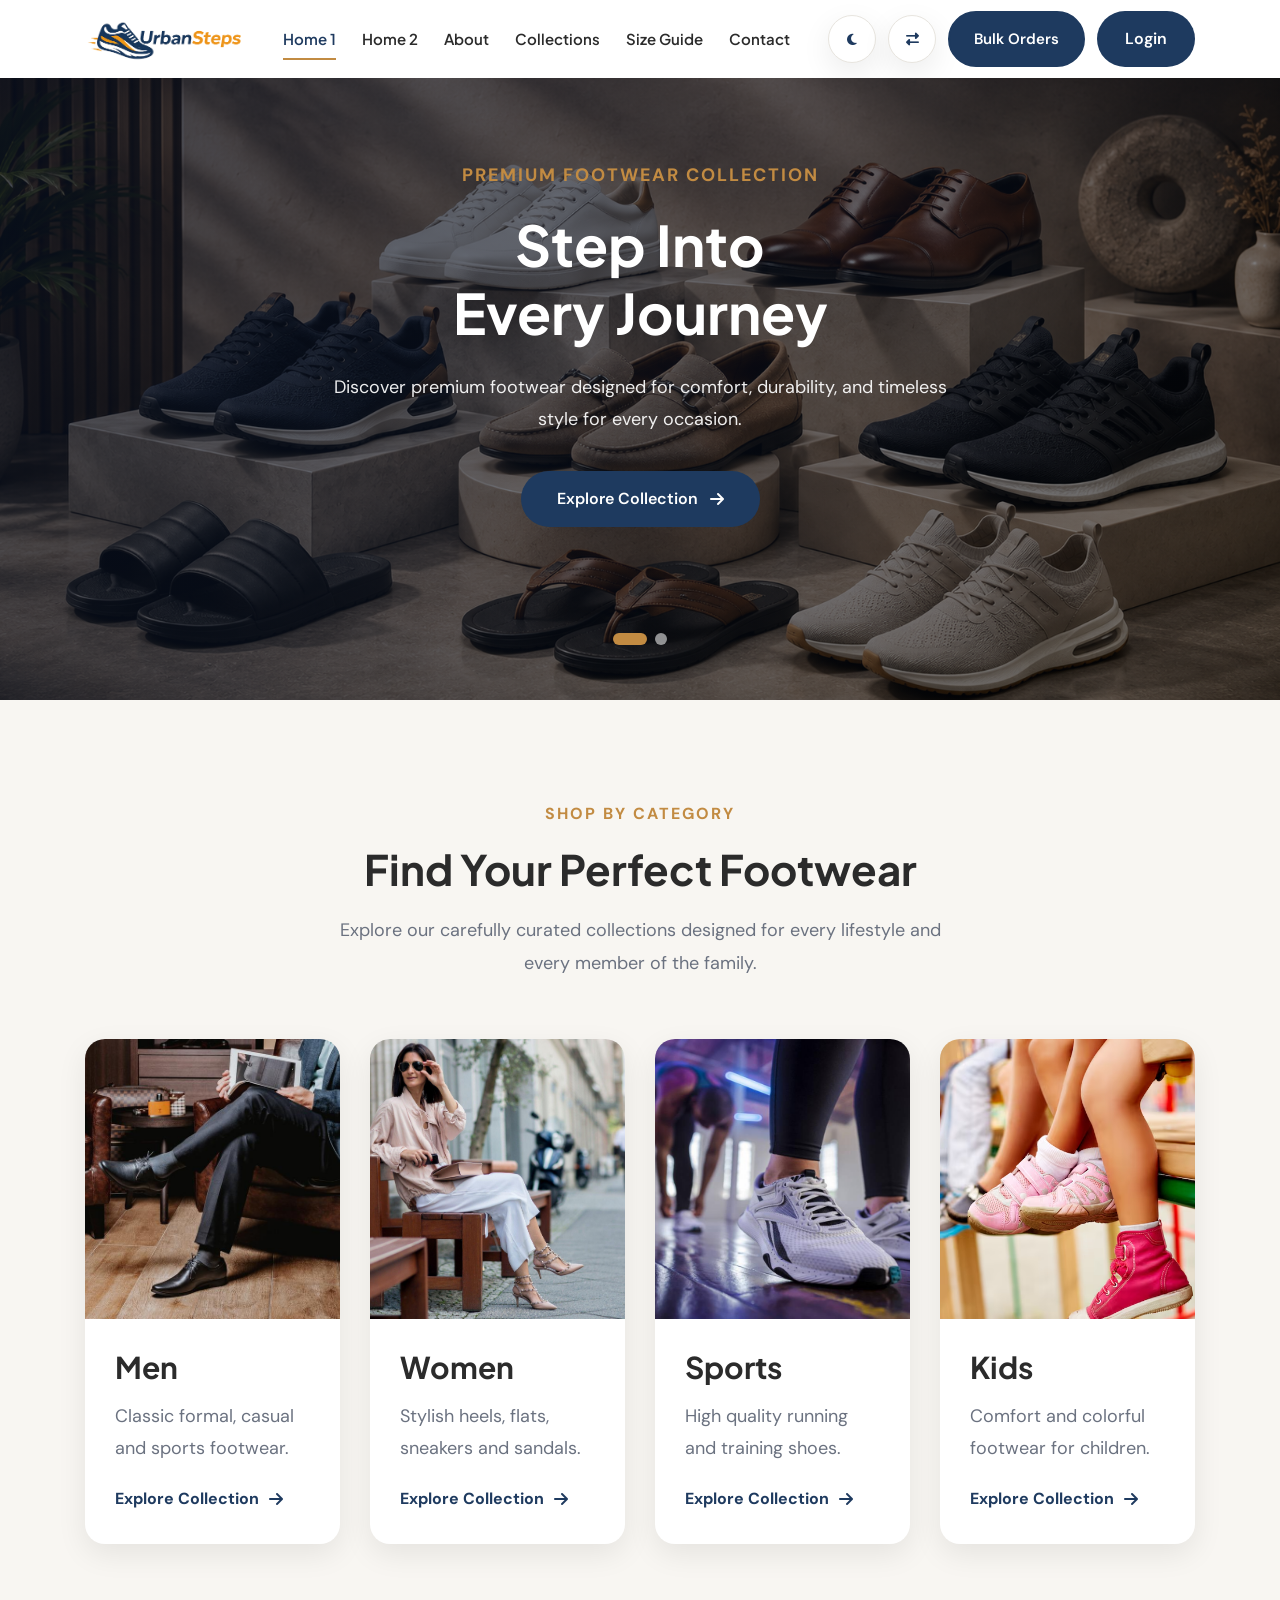
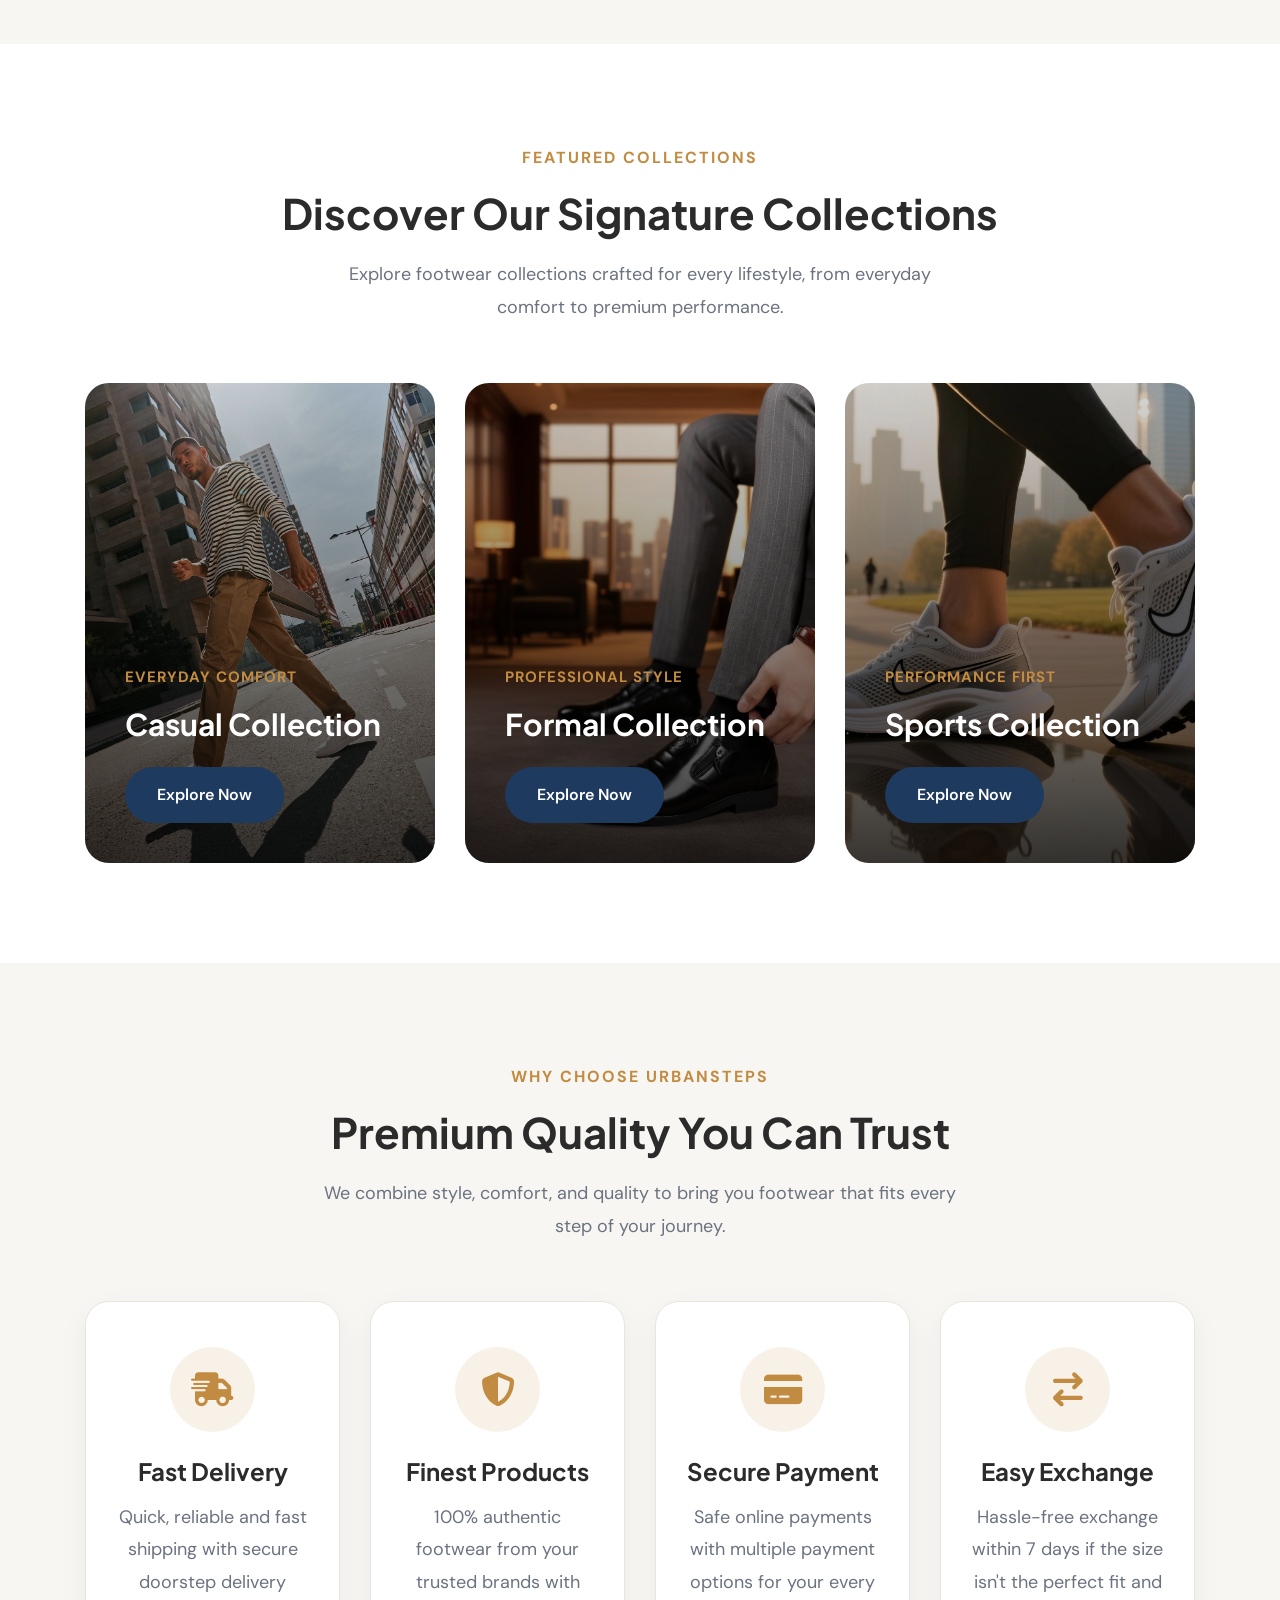
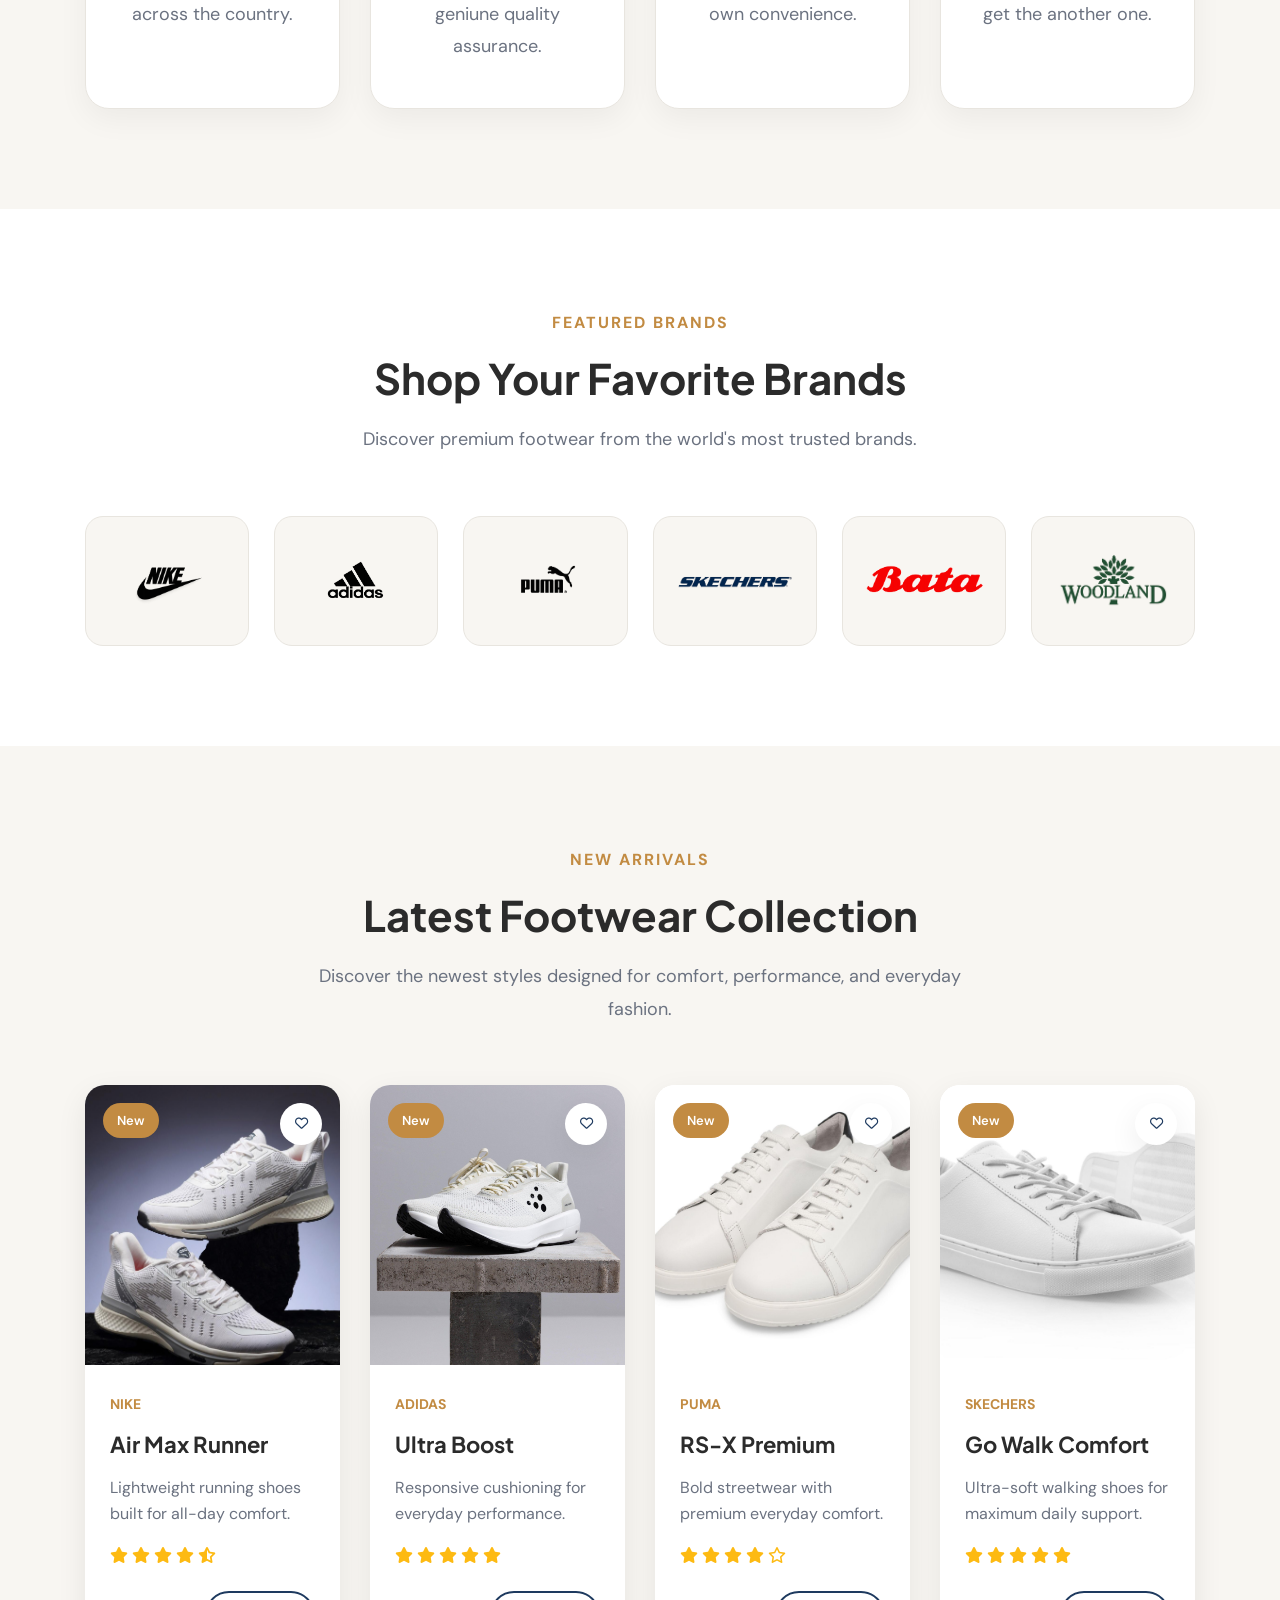
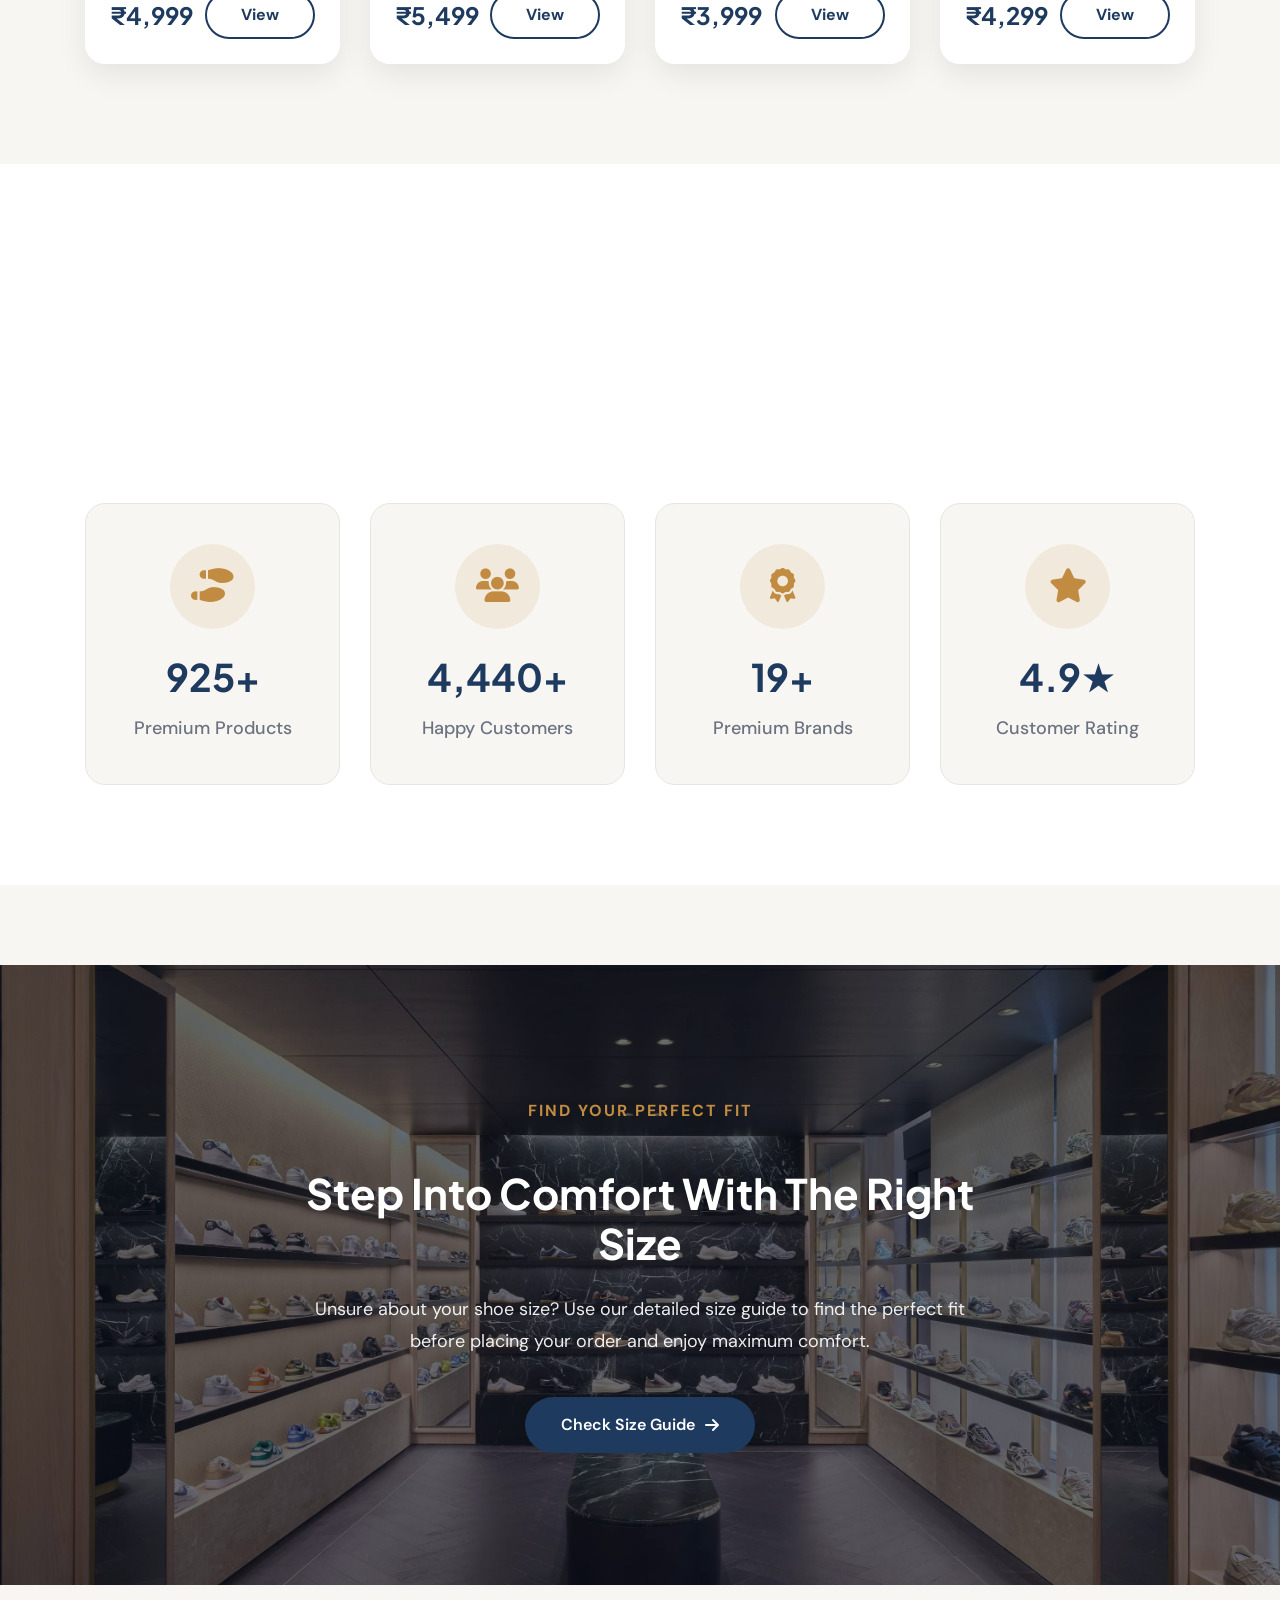
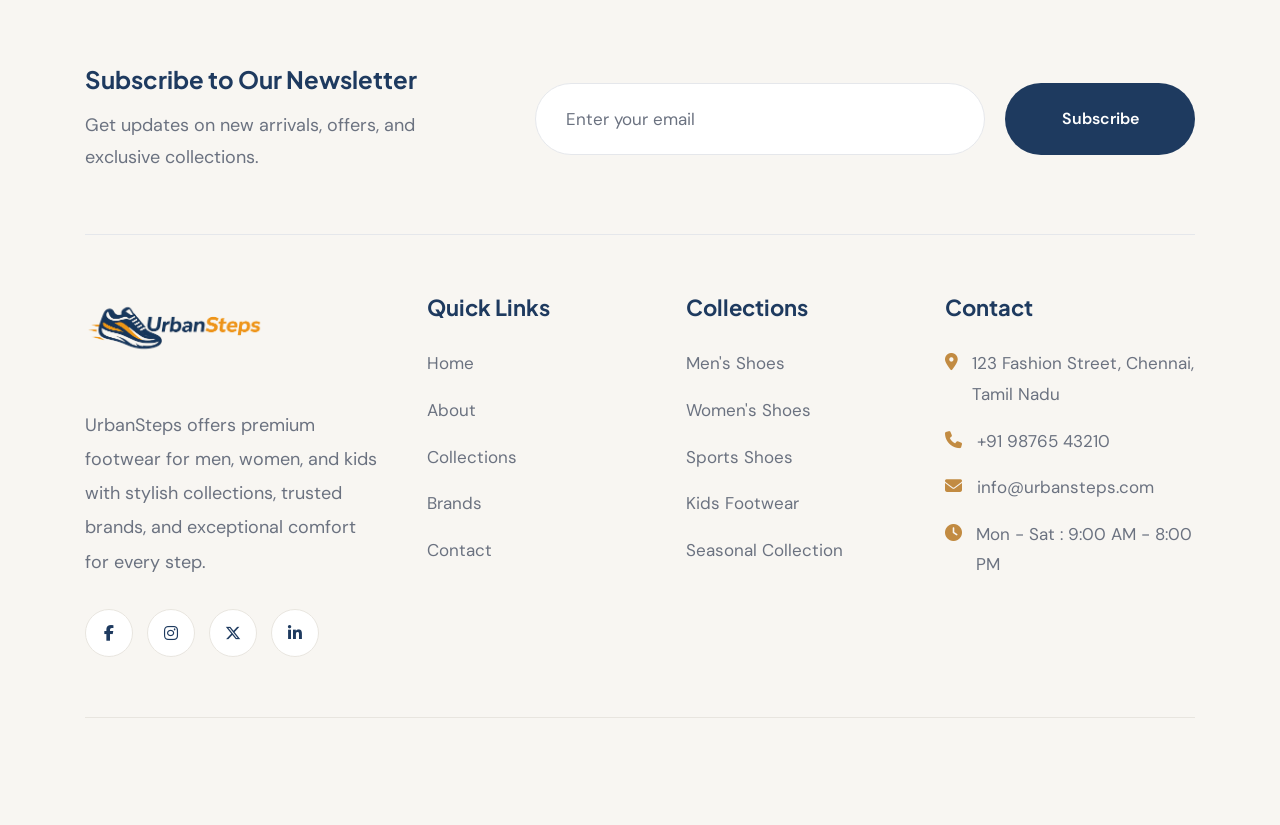
<file: index.html>
<!DOCTYPE html>
<html lang="en" dir="ltr">

<head>

    <!-- Character Encoding -->
    <meta charset="UTF-8">

    <!-- Responsive -->
    <meta name="viewport" content="width=device-width, initial-scale=1.0">

    <!-- Website Title -->
    <title>UrbanSteps</title>

    <!-- SEO -->
    <meta name="description"
        content="Discover premium footwear for men, women, sports, and kids with UrbanSteps. Explore top brands, seasonal collections, and find your perfect fit.">

    <meta name="keywords"
        content="shoe store, footwear, sneakers, casual shoes, formal shoes, sports shoes, kids shoes, UrbanSteps">

    <meta name="author" content="UrbanSteps">

    <!-- Favicon -->
    <link rel="icon" href="images/favicon.png" type="image/png">

    <!-- Google Fonts -->
    <link rel="preconnect" href="https://fonts.googleapis.com">

    <link rel="preconnect" href="https://fonts.gstatic.com" crossorigin>

    <link
        href="https://fonts.googleapis.com/css2?family=Plus+Jakarta+Sans:wght@400;500;600;700;800&family=DM+Sans:wght@400;500;700&display=swap"
        rel="stylesheet">

    <!-- Font Awesome -->
    <link rel="stylesheet" href="https://cdnjs.cloudflare.com/ajax/libs/font-awesome/6.7.2/css/all.min.css">

    <!-- Swiper CSS -->
    <link rel="stylesheet" href="https://cdn.jsdelivr.net/npm/swiper@11/swiper-bundle.min.css">

    <!-- AOS CSS -->
    <link rel="stylesheet" href="https://unpkg.com/aos@2.3.4/dist/aos.css">

    <!-- Main CSS -->
    <link rel="stylesheet" href="css/style.css">

</head>

<body>

    <header class="header">

        <div class="global-container">

            <nav class="navbar">

                <!-- Logo -->

                <a href="index.html" class="logo">

                    <img src="images/logo.png" alt="UrbanSteps Logo">

                </a>

                <!-- Navigation -->

                <ul class="nav-menu">

                    <li class="menu-close-item">

                        <button class="menu-close">

                            <i class="fa-solid fa-xmark"></i>

                        </button>

                    </li>

                    <li><a href="index.html" class="active">Home 1</a></li>

                    <li><a href="home-2.html">Home 2</a></li>

                    <li><a href="about.html">About</a></li>

                    <li><a href="collections.html">Collections</a></li>

                    <li><a href="size-guide.html">Size Guide</a></li>

                    <li><a href="contact.html">Contact</a></li>

                    <li class="mobile-toggle-group">

                        <div class="mobile-toggle">

                            <button id="mobile-theme-toggle">

                                <i class="fa-solid fa-moon"></i>


                            </button>

                        </div>

                        <div class="mobile-toggle">

                            <button id="mobile-rtl-toggle">

                                <i class="fa-solid fa-right-left"></i>

                            </button>

                        </div>

                    </li>

                    <li class="mobile-bulk-order">

                        <a href="bulk-orders.html" class="primary-btn">

                            Bulk Orders

                        </a>

                    </li>

                    <li class="mobile-login">

                        <a href="login.html" class="primary-btn">

                            Login

                        </a>

                    </li>

                </ul>

                <!-- Right Side -->

                <div class="nav-right">

                    <button id="theme-toggle">

                        <i class="fa-solid fa-moon"></i>

                    </button>

                    <button id="rtl-toggle">

                        <i class="fa-solid fa-right-left"></i>

                    </button>

                    <a href="bulk-orders.html" class="bulk-order-btn">
                        Bulk Orders
                    </a>

                    <a href="login.html" class="primary-btn">

                        Login

                    </a>

                    <button class="menu-toggle">

                        <i class="fa-solid fa-bars"></i>

                    </button>

                </div>

            </nav>

        </div>

        <div class="nav-overlay"></div>

    </header>

    <section class="hero">

        <div class="swiper hero-slider">

            <div class="swiper-wrapper">

                <!-- Slide 1 -->

                <div class="swiper-slide hero-slide">

                    <img src="images/hero-1.jpg" alt="Premium Footwear">

                    <div class="hero-overlay"></div>

                    <div class="global-container">

                        <div class="hero-content">

                            <span class="hero-subtitle">

                                Premium Footwear Collection

                            </span>

                            <h1>

                                Step Into <br>

                                Every Journey

                            </h1>

                            <p>

                                Discover premium footwear designed for comfort,
                                durability, and timeless style for every occasion.

                            </p>

                            <a href="collections.html" class="primary-btn">

                                Explore Collection

                                <i class="fa-solid fa-arrow-right"></i>

                            </a>

                        </div>

                    </div>

                </div>

                <!-- Slide 2 -->

                <div class="swiper-slide hero-slide">

                    <img src="images/hero-2.jpg" alt="Latest Shoes">

                    <div class="hero-overlay"></div>

                    <div class="global-container">

                        <div class="hero-content">

                            <span class="hero-subtitle">

                                New Season Arrivals

                            </span>

                            <h1>

                                Designed For <br>

                                Every Occasion

                            </h1>

                            <p>

                                Explore casual, sports, formal, and everyday
                                footwear from the world's leading brands.

                            </p>

                            <a href="collections.html" class="primary-btn">

                                Shop New Arrivals

                                <i class="fa-solid fa-arrow-right"></i>

                            </a>

                        </div>

                    </div>

                </div>

            </div>

            <!-- Pagination -->

            <div class="swiper-pagination"></div>

        </div>

    </section>

    <section class="home1-categories">

        <div class="global-container">

            <div class="section-title text-center">

                <span class="section-subtitle">
                    Shop By Category
                </span>

                <h2>
                    Find Your Perfect Footwear
                </h2>

                <p>
                    Explore our carefully curated collections designed for every lifestyle and every member of the
                    family.
                </p>

            </div>

            <div class="home1-category-grid">

                <!-- Men -->

                <div class="home1-category-card">

                    <div class="home1-category-image">

                        <img src="images/men.jpg" alt="Men Shoes">

                    </div>

                    <div class="home1-category-content">

                        <h3>Men</h3>

                        <p>Classic formal, casual and sports footwear.</p>

                        <a href="collections.html">

                            Explore Collection

                            <i class="fa-solid fa-arrow-right"></i>

                        </a>

                    </div>

                </div>

                <!-- Women -->

                <div class="home1-category-card">

                    <div class="home1-category-image">

                        <img src="images/women.jpg" alt="Women Shoes">

                    </div>

                    <div class="home1-category-content">

                        <h3>Women</h3>

                        <p>Stylish heels, flats, sneakers and sandals.</p>

                        <a href="collections.html">

                            Explore Collection

                            <i class="fa-solid fa-arrow-right"></i>

                        </a>

                    </div>

                </div>

                <!-- Sports -->

                <div class="home1-category-card">

                    <div class="home1-category-image">

                        <img src="images/sports.jpg" alt="Sports Shoes">

                    </div>

                    <div class="home1-category-content">

                        <h3>Sports</h3>

                        <p>High quality running and training shoes.</p>

                        <a href="collections.html">

                            Explore Collection

                            <i class="fa-solid fa-arrow-right"></i>

                        </a>

                    </div>

                </div>

                <!-- Kids -->

                <div class="home1-category-card">

                    <div class="home1-category-image">

                        <img src="images/kids.jpg" alt="Kids Shoes">

                    </div>

                    <div class="home1-category-content">

                        <h3>Kids</h3>

                        <p>Comfort and colorful footwear for children.</p>

                        <a href="collections.html">

                            Explore Collection

                            <i class="fa-solid fa-arrow-right"></i>

                        </a>

                    </div>

                </div>

            </div>

        </div>

    </section>

    <section class="home1-featured-collections">

        <div class="global-container">

            <div class="section-title text-center">

                <span class="section-subtitle">
                    Featured Collections
                </span>

                <h2>
                    Discover Our Signature Collections
                </h2>

                <p>
                    Explore footwear collections crafted for every lifestyle,
                    from everyday comfort to premium performance.
                </p>

            </div>

            <div class="home1-featured-grid">

                <!-- Casual -->

                <div class="home1-featured-card">

                    <img src="images/casual.jpg" alt="Casual Shoes">

                    <div class="home1-featured-overlay"></div>

                    <div class="home1-featured-content">

                        <span>Everyday Comfort</span>

                        <h3>Casual Collection</h3>

                        <a href="collections.html" class="primary-btn">

                            Explore Now

                        </a>

                    </div>

                </div>

                <!-- Formal -->

                <div class="home1-featured-card">

                    <img src="images/formal.jpg" alt="Formal Shoes">

                    <div class="home1-featured-overlay"></div>

                    <div class="home1-featured-content">

                        <span>Professional Style</span>

                        <h3>Formal Collection</h3>

                        <a href="collections.html" class="primary-btn">

                            Explore Now

                        </a>

                    </div>

                </div>

                <!-- Sports -->

                <div class="home1-featured-card">

                    <img src="images/sports-1.jpg" alt="Sports Shoes">

                    <div class="home1-featured-overlay"></div>

                    <div class="home1-featured-content">

                        <span>Performance First</span>

                        <h3>Sports Collection</h3>

                        <a href="collections.html" class="primary-btn">

                            Explore Now

                        </a>

                    </div>

                </div>

            </div>

        </div>

    </section>

    <section class="why-choose">

        <div class="global-container">

            <div class="section-title text-center">

                <span class="section-subtitle">

                    Why Choose UrbanSteps

                </span>

                <h2>

                    Premium Quality You Can Trust

                </h2>

                <p>

                    We combine style, comfort, and quality to bring you footwear that fits every step of your journey.

                </p>

            </div>

            <div class="why-grid">

                <!-- Card 1 -->

                <div class="why-card">

                    <div class="why-icon">

                        <i class="fa-solid fa-truck-fast"></i>

                    </div>

                    <h3>

                        Fast Delivery

                    </h3>

                    <p>

                        Quick, reliable and fast shipping with secure doorstep delivery across the country.

                    </p>

                </div>

                <!-- Card 2 -->

                <div class="why-card">

                    <div class="why-icon">

                        <i class="fa-solid fa-shield-halved"></i>

                    </div>

                    <h3>

                        Finest Products

                    </h3>

                    <p>

                        100% authentic footwear from your trusted brands with geniune quality assurance.

                    </p>

                </div>

                <!-- Card 3 -->

                <div class="why-card">

                    <div class="why-icon">

                        <i class="fa-solid fa-credit-card"></i>

                    </div>

                    <h3>

                        Secure Payment

                    </h3>

                    <p>

                        Safe online payments with multiple payment options for your every own convenience.

                    </p>

                </div>

                <!-- Card 4 -->

                <div class="why-card">

                    <div class="why-icon">

                        <i class="fa-solid fa-arrow-right-arrow-left"></i>

                    </div>

                    <h3>

                        Easy Exchange

                    </h3>

                    <p>

                        Hassle-free exchange within 7 days if the size isn't the perfect fit and get the
                        another one.

                    </p>

                </div>

            </div>

        </div>

    </section>

    <section class="home1-brands">

        <div class="global-container">

            <div class="section-title text-center">

                <span class="section-subtitle">

                    Featured Brands

                </span>

                <h2>

                    Shop Your Favorite Brands

                </h2>

                <p>

                    Discover premium footwear from the world's most trusted brands.

                </p>

            </div>

            <div class="home1-brand-grid">

                <a href="brands.html" class="home1-brand-card">

                    <img src="images/brand-1.png" alt="Nike">

                </a>

                <a href="brands.html" class="home1-brand-card">

                    <img src="images/brand-2.png" alt="Adidas">

                </a>

                <a href="brands.html" class="home1-brand-card">

                    <img src="images/brand-3.png" alt="Puma">

                </a>

                <a href="brands.html" class="home1-brand-card">

                    <img class="skechers-light" src="images/skechers.png" alt="Skechers">

                    <img class="skechers-dark" src="images/skechers-logo-white.png" alt="Skechers">

                </a>

                <a href="brands.html" class="home1-brand-card">

                    <img src="images/bata.png" alt="Bata">

                </a>

                <a href="brands.html" class="home1-brand-card">

                    <img src="images/woodland.png" alt="Woodland">

                </a>

            </div>

        </div>

    </section>

    <section class="new-arrivals">

        <div class="global-container">

            <div class="section-title text-center">

                <span class="section-subtitle">

                    New Arrivals

                </span>

                <h2>

                    Latest Footwear Collection

                </h2>

                <p>

                    Discover the newest styles designed for comfort, performance, and everyday fashion.

                </p>

            </div>

            <div class="products-grid">

                <!-- Product -->

                <div class="product-card">

                    <div class="product-image">

                        <span class="product-tag">

                            New

                        </span>

                        <button class="wishlist-btn">

                            <i class="fa-regular fa-heart"></i>

                        </button>

                        <img src="images/product-1.jpg" alt="Nike Air Max">

                    </div>

                    <div class="product-content">

                        <span class="brand-name">

                            Nike

                        </span>

                        <h3>

                            Air Max Runner

                        </h3>

                        <p class="product-description">
                            Lightweight running shoes built for all-day comfort.
                        </p>

                        <div class="product-rating">

                            <i class="fa-solid fa-star"></i>

                            <i class="fa-solid fa-star"></i>

                            <i class="fa-solid fa-star"></i>

                            <i class="fa-solid fa-star"></i>

                            <i class="fa-solid fa-star-half-stroke"></i>

                        </div>

                        <div class="product-footer">

                            <h4>₹4,999</h4>

                            <a href="#" class="secondary-btn">

                                View

                            </a>

                        </div>

                    </div>

                </div>

                <!-- Product -->

                <div class="product-card">

                    <div class="product-image">

                        <span class="product-tag">

                            New

                        </span>

                        <button class="wishlist-btn">

                            <i class="fa-regular fa-heart"></i>

                        </button>

                        <img src="images/product-2.jpg" alt="Adidas">

                    </div>

                    <div class="product-content">

                        <span class="brand-name">

                            Adidas

                        </span>

                        <h3>

                            Ultra Boost

                        </h3>

                        <p class="product-description">
                            Responsive cushioning for everyday performance.
                        </p>

                        <div class="product-rating">

                            <i class="fa-solid fa-star"></i>

                            <i class="fa-solid fa-star"></i>

                            <i class="fa-solid fa-star"></i>

                            <i class="fa-solid fa-star"></i>

                            <i class="fa-solid fa-star"></i>

                        </div>

                        <div class="product-footer">

                            <h4>₹5,499</h4>

                            <a href="#" class="secondary-btn">

                                View

                            </a>

                        </div>

                    </div>

                </div>

                <!-- Product -->

                <div class="product-card">

                    <div class="product-image">

                        <span class="product-tag">

                            New

                        </span>

                        <button class="wishlist-btn">

                            <i class="fa-regular fa-heart"></i>

                        </button>

                        <img src="images/product-3.jpg" alt="Puma">

                    </div>

                    <div class="product-content">

                        <span class="brand-name">

                            Puma

                        </span>

                        <h3>

                            RS-X Premium

                        </h3>

                        <p class="product-description">
                            Bold streetwear with premium everyday comfort.
                        </p>

                        <div class="product-rating">

                            <i class="fa-solid fa-star"></i>

                            <i class="fa-solid fa-star"></i>

                            <i class="fa-solid fa-star"></i>

                            <i class="fa-solid fa-star"></i>

                            <i class="fa-regular fa-star"></i>

                        </div>

                        <div class="product-footer">

                            <h4>₹3,999</h4>

                            <a href="#" class="secondary-btn">

                                View

                            </a>

                        </div>

                    </div>

                </div>

                <!-- Product -->

                <div class="product-card">

                    <div class="product-image">

                        <span class="product-tag">

                            New

                        </span>

                        <button class="wishlist-btn">

                            <i class="fa-regular fa-heart"></i>

                        </button>

                        <img src="images/product-4.jpg" alt="Skechers">

                    </div>

                    <div class="product-content">

                        <span class="brand-name">

                            Skechers

                        </span>

                        <h3>

                            Go Walk Comfort

                        </h3>

                        <p class="product-description">
                            Ultra-soft walking shoes for maximum daily support.
                        </p>

                        <div class="product-rating">

                            <i class="fa-solid fa-star"></i>

                            <i class="fa-solid fa-star"></i>

                            <i class="fa-solid fa-star"></i>

                            <i class="fa-solid fa-star"></i>

                            <i class="fa-solid fa-star"></i>

                        </div>

                        <div class="product-footer">

                            <h4>₹4,299</h4>

                            <a href="#" class="secondary-btn">

                                View

                            </a>

                        </div>

                    </div>

                </div>

            </div>

        </div>

    </section>

    <section class="stats-section">

        <div class="global-container">

            <div class="section-title text-center">

                <span class="section-subtitle">

                    Our Achievements

                </span>

                <h2>

                    Trusted By Thousands Of Customers

                </h2>

                <p>

                    Delivering premium footwear with exceptional quality, trusted brands, and outstanding customer
                    satisfaction.

                </p>

            </div>

            <div class="stats-grid">

                <!-- Item -->

                <div class="stats-card">

                    <div class="stats-icon">

                        <i class="fa-solid fa-shoe-prints"></i>

                    </div>

                    <h3>

                        <span class="counter">2500</span>+

                    </h3>

                    <p>

                        Premium Products

                    </p>

                </div>

                <!-- Item -->

                <div class="stats-card">

                    <div class="stats-icon">

                        <i class="fa-solid fa-users"></i>

                    </div>

                    <h3>

                        <span class="counter">12000</span>+

                    </h3>

                    <p>

                        Happy Customers

                    </p>

                </div>

                <!-- Item -->

                <div class="stats-card">

                    <div class="stats-icon">

                        <i class="fa-solid fa-award"></i>

                    </div>

                    <h3>

                        <span class="counter">50</span>+

                    </h3>

                    <p>

                        Premium Brands

                    </p>

                </div>

                <!-- Item -->

                <div class="stats-card">

                    <div class="stats-icon">

                        <i class="fa-solid fa-star"></i>

                    </div>

                    <h3>

                        4.9★

                    </h3>

                    <p>

                        Customer Rating

                    </p>

                </div>

            </div>

        </div>

    </section>

    <section class="size-guide-cta">

        <img src="images/size-guide-banner.jpg" alt="Size Guide">

        <div class="size-guide-overlay"></div>

        <div class="global-container">

            <div class="size-guide-content">

                <span class="section-subtitle">
                    Find Your Perfect Fit
                </span>

                <h2>
                    Step Into Comfort With The Right Size
                </h2>

                <p>
                    Unsure about your shoe size? Use our detailed size guide to find the perfect fit before placing your
                    order and enjoy maximum comfort.
                </p>

                <a href="size-guide.html" class="primary-btn">
                    Check Size Guide
                    <i class="fa-solid fa-arrow-right"></i>
                </a>

            </div>

        </div>

    </section>

    <footer class="footer footer-home1">

        <div class="global-container">

            <!-- Newsletter -->

            <div class="footer-newsletter">

                <div>

                    <h4>Subscribe to Our Newsletter</h4>

                    <p>Get updates on new arrivals, offers, and exclusive collections.</p>

                </div>

                <form>

                    <input type="email" placeholder="Enter your email">

                    <button type="submit" class="primary-btn">

                        Subscribe

                    </button>

                </form>

            </div>

            <div class="footer-content">

                <!-- Footer About -->

                <div class="footer-column">

                    <a href="index.html" class="footer-logo">

                        <img src="images/logo.png" alt="UrbanSteps Logo">

                    </a>

                    <p>
                        UrbanSteps offers premium footwear for men, women, and kids with stylish collections, trusted
                        brands, and exceptional comfort for every step.
                    </p>

                    <div class="footer-social">

                        <a href="#"><i class="fa-brands fa-facebook-f"></i></a>

                        <a href="#"><i class="fa-brands fa-instagram"></i></a>

                        <a href="#"><i class="fa-brands fa-x-twitter"></i></a>

                        <a href="#"><i class="fa-brands fa-linkedin-in"></i></a>

                    </div>

                </div>

                <!-- Quick Links -->

                <div class="footer-column">

                    <h4>Quick Links</h4>

                    <ul>

                        <li><a href="index.html">Home</a></li>

                        <li><a href="about.html">About</a></li>

                        <li><a href="collections.html">Collections</a></li>

                        <li><a href="brands.html">Brands</a></li>

                        <li><a href="contact.html">Contact</a></li>

                    </ul>

                </div>

                <!-- Collections -->

                <div class="footer-column">

                    <h4>Collections</h4>

                    <ul>

                        <li><a href="#">Men's Shoes</a></li>

                        <li><a href="#">Women's Shoes</a></li>

                        <li><a href="#">Sports Shoes</a></li>

                        <li><a href="#">Kids Footwear</a></li>

                        <li><a href="#">Seasonal Collection</a></li>

                    </ul>

                </div>

                <!-- Contact -->

                <div class="footer-column">

                    <h4>Contact</h4>

                    <ul class="footer-contact">

                        <li>

                            <i class="fa-solid fa-location-dot"></i>

                            123 Fashion Street, Chennai, Tamil Nadu

                        </li>

                        <li>

                            <i class="fa-solid fa-phone"></i>

                            +91 98765 43210

                        </li>

                        <li>

                            <i class="fa-solid fa-envelope"></i>

                            info@urbansteps.com

                        </li>

                        <li>

                            <i class="fa-solid fa-clock"></i>

                            Mon - Sat : 9:00 AM - 8:00 PM

                        </li>

                    </ul>

                </div>

            </div>



            <!-- Footer Bottom -->

            <div class="footer-bottom">

                <p>

                    © 2026 UrbanSteps. All Rights Reserved.

                </p>

                <div class="footer-links">

                    <a href="#">Privacy Policy</a>

                    <a href="#">Terms & Conditions</a>

                </div>

            </div>

        </div>

    </footer>


    <!-- Swiper JS -->
    <script src="https://cdn.jsdelivr.net/npm/swiper@11/swiper-bundle.min.js"></script>

    <!-- Main JS -->
    <script src="js/main.js"></script>

</body>

</html>
</file>
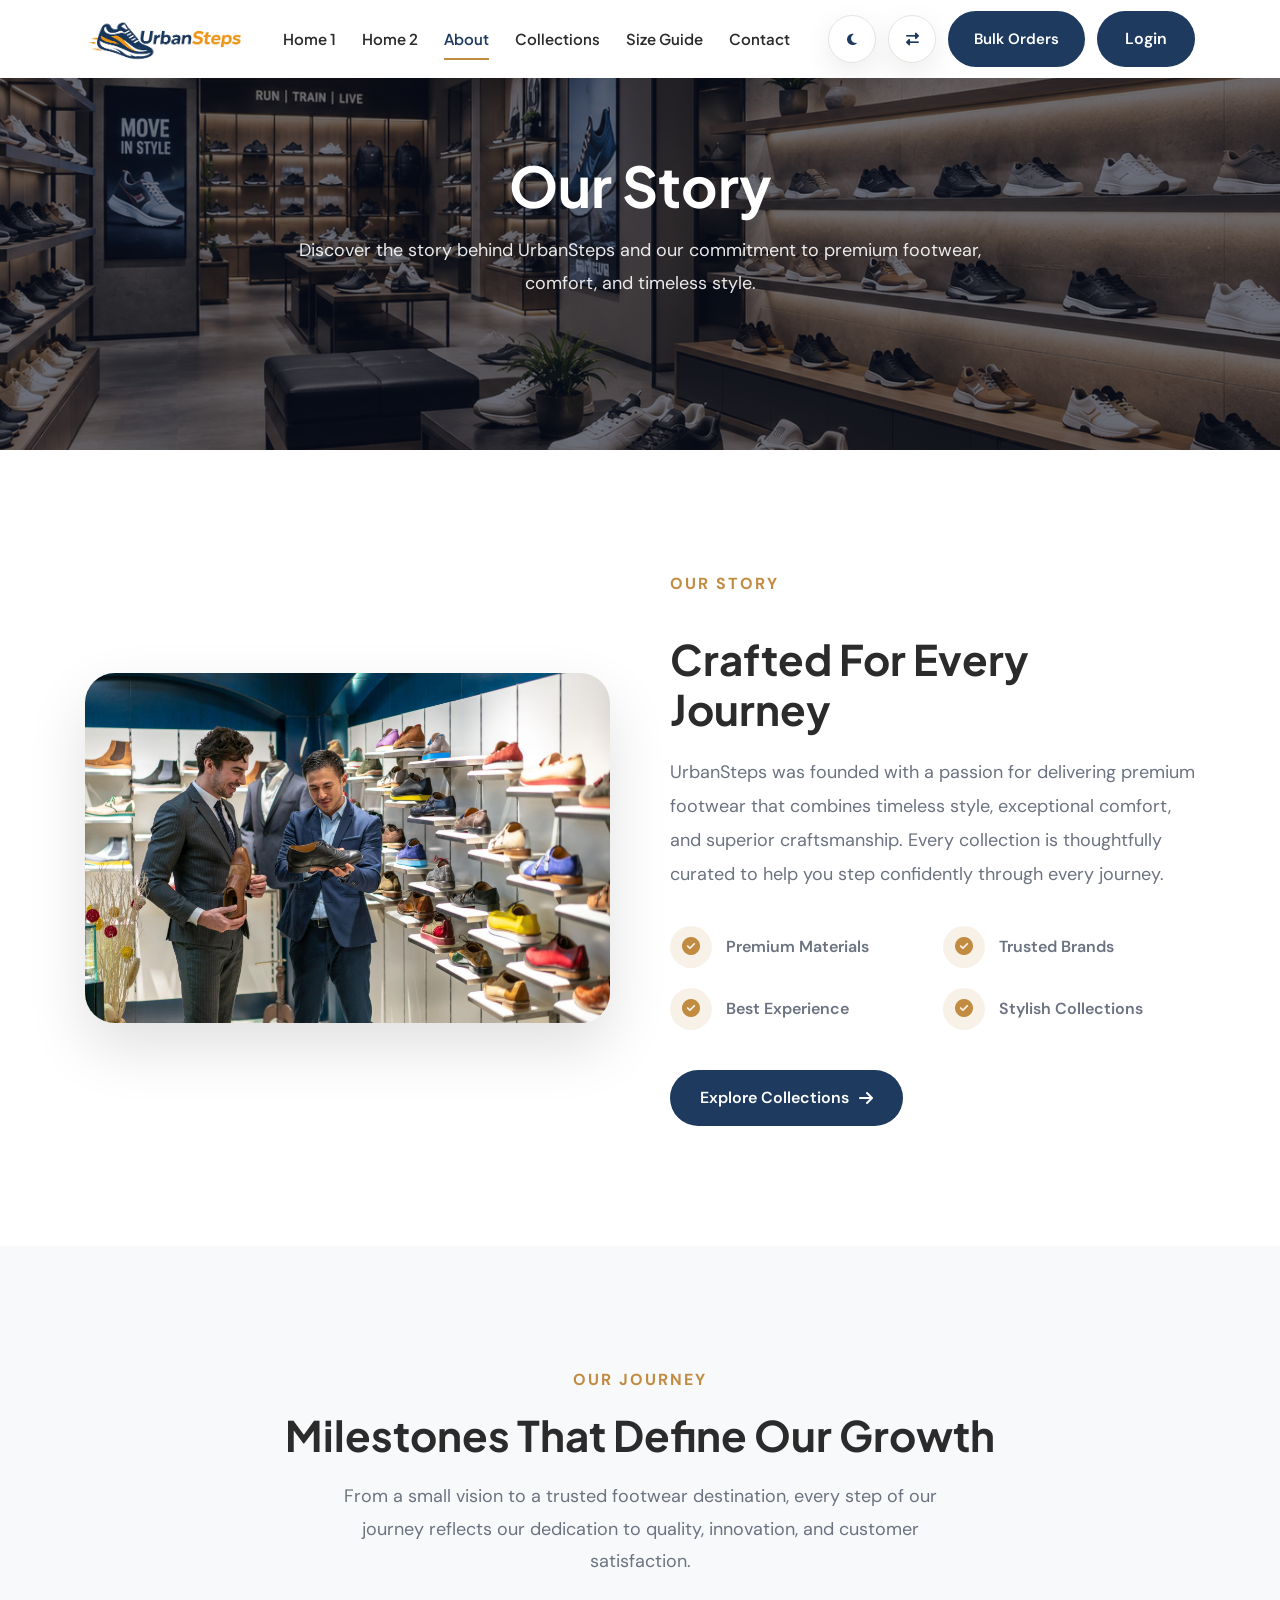
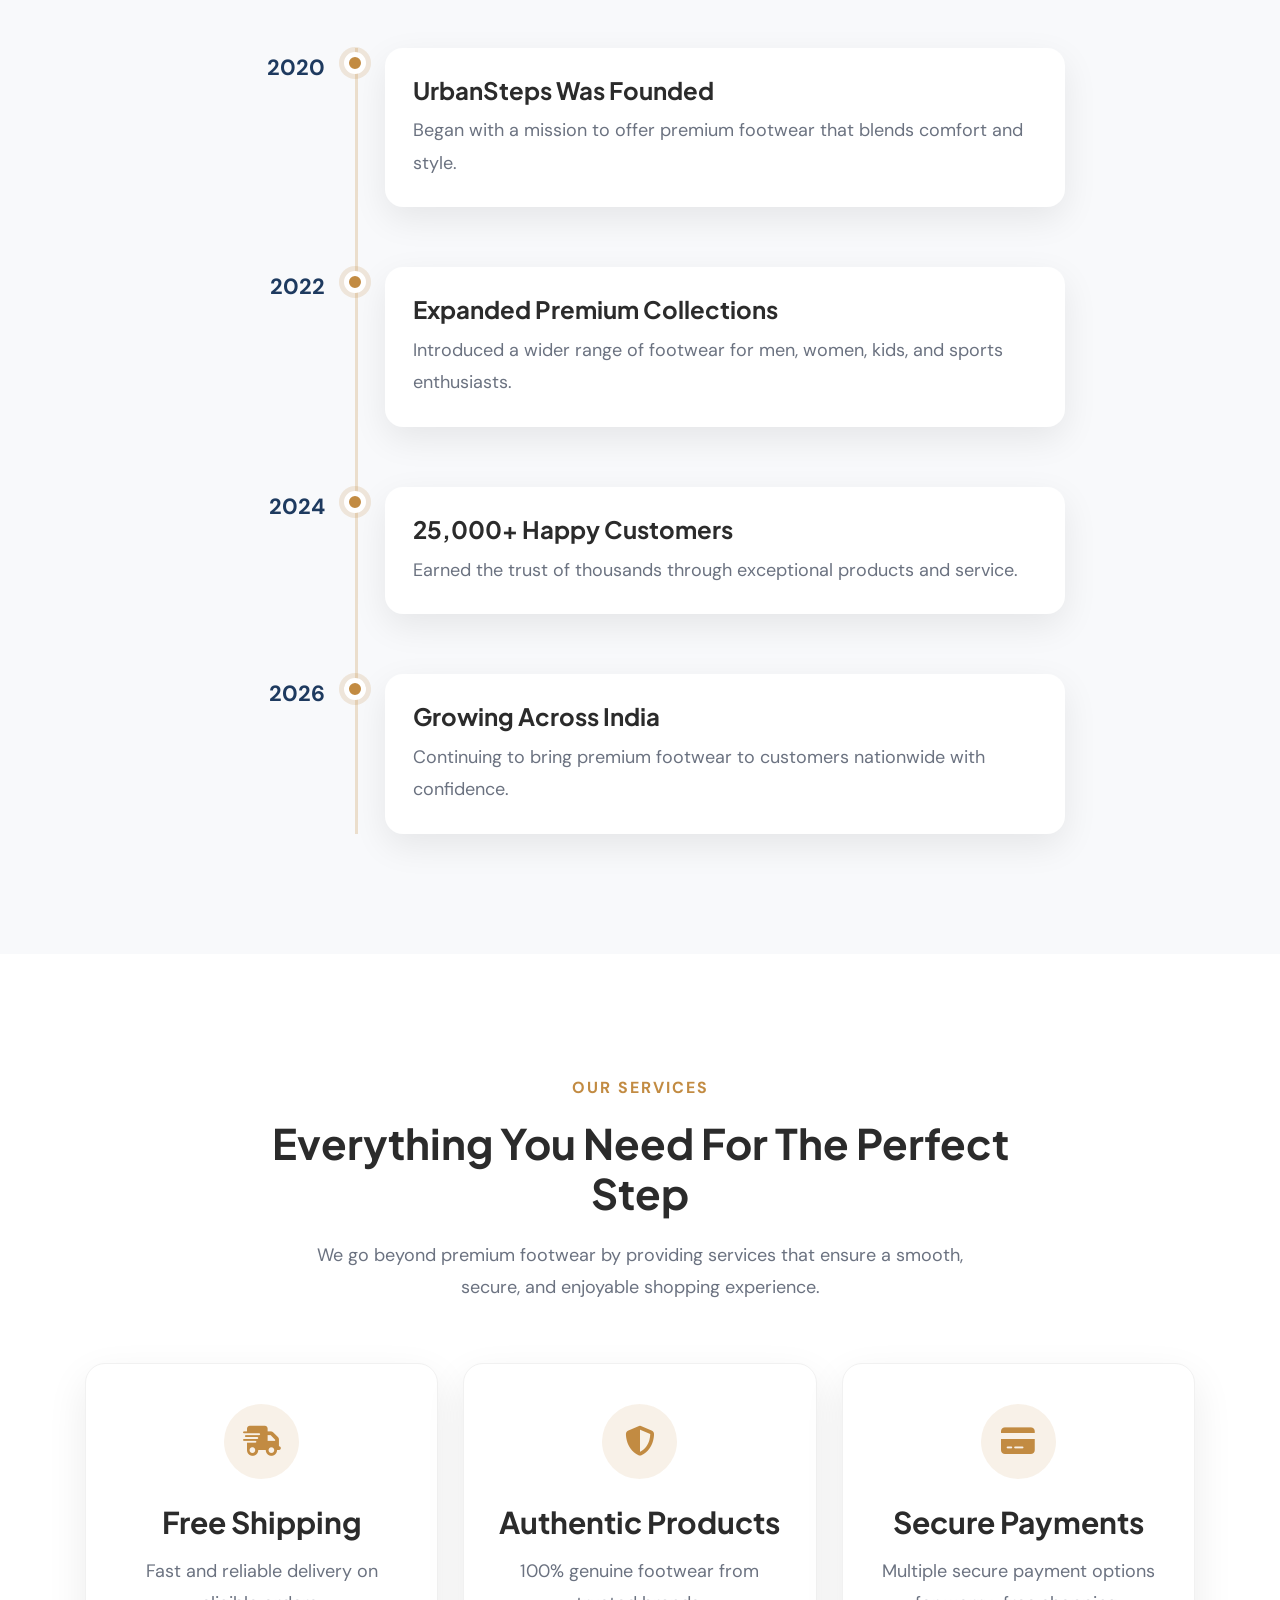
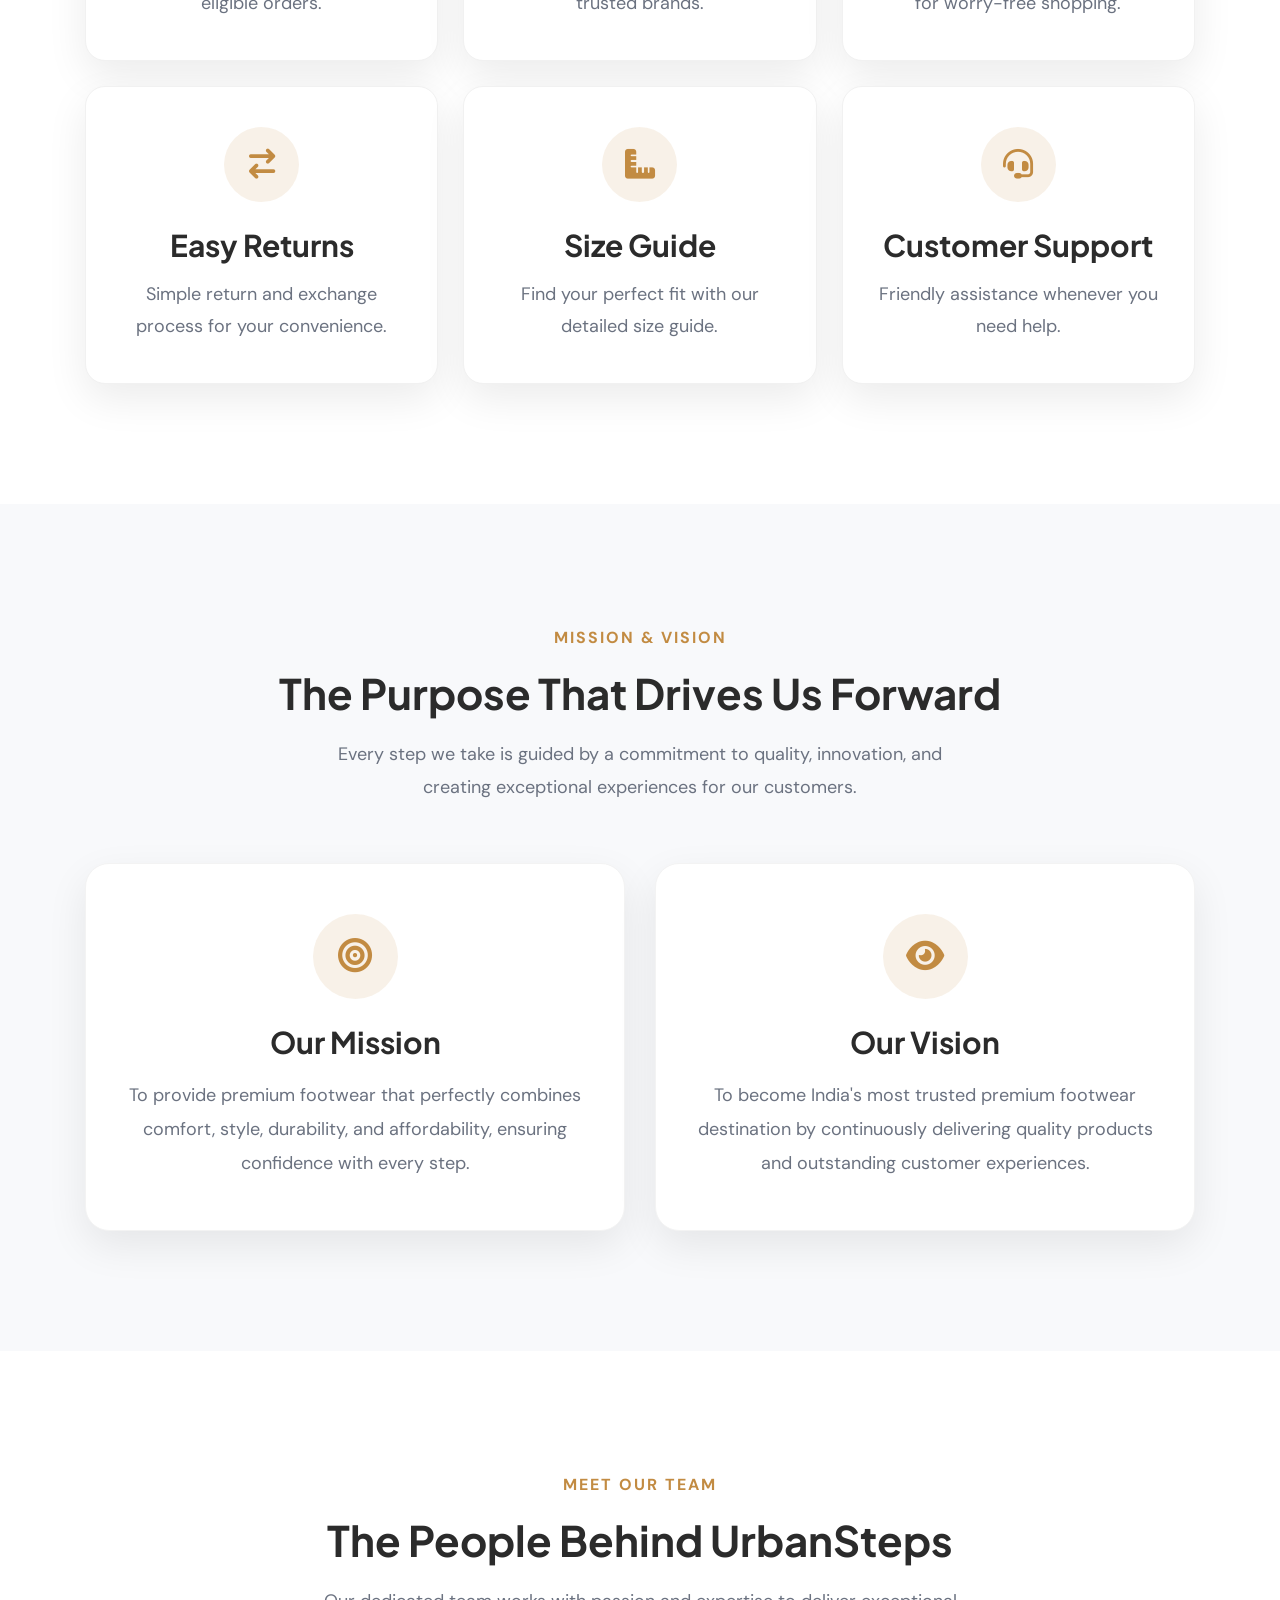
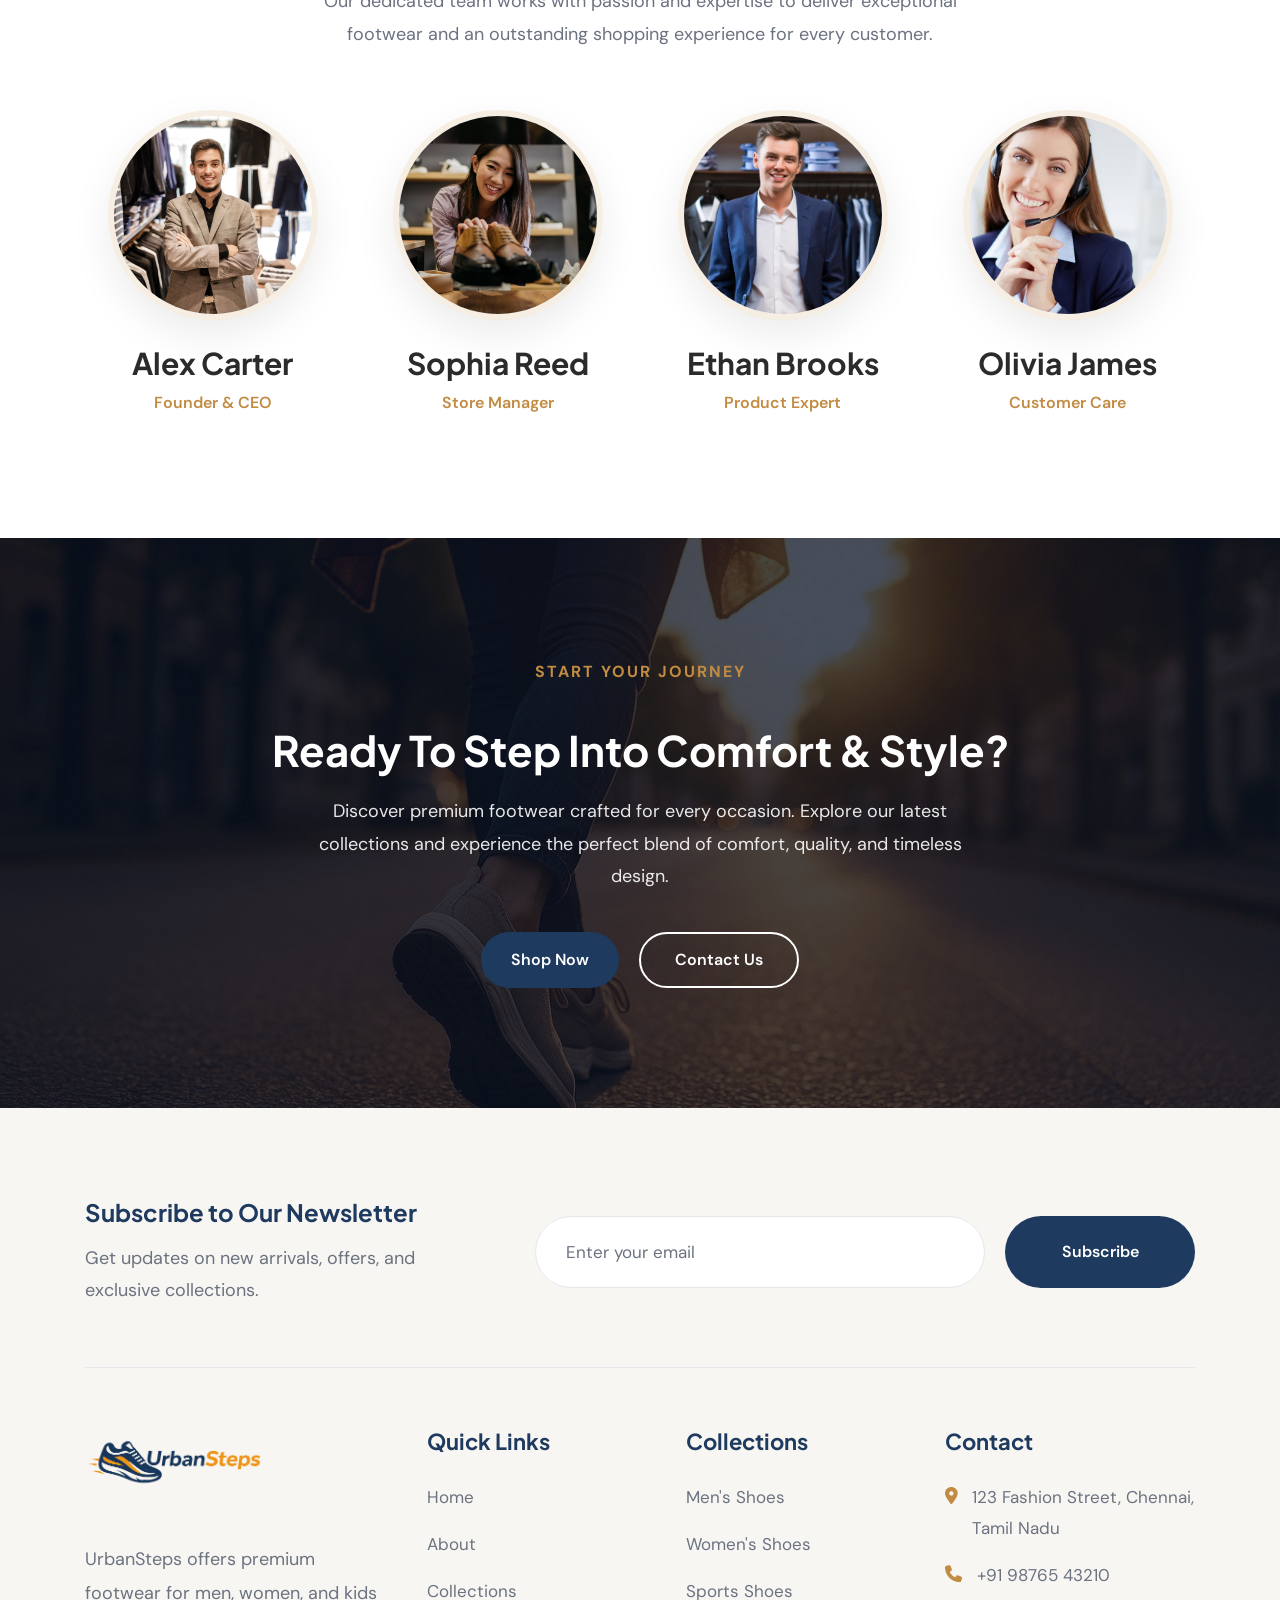
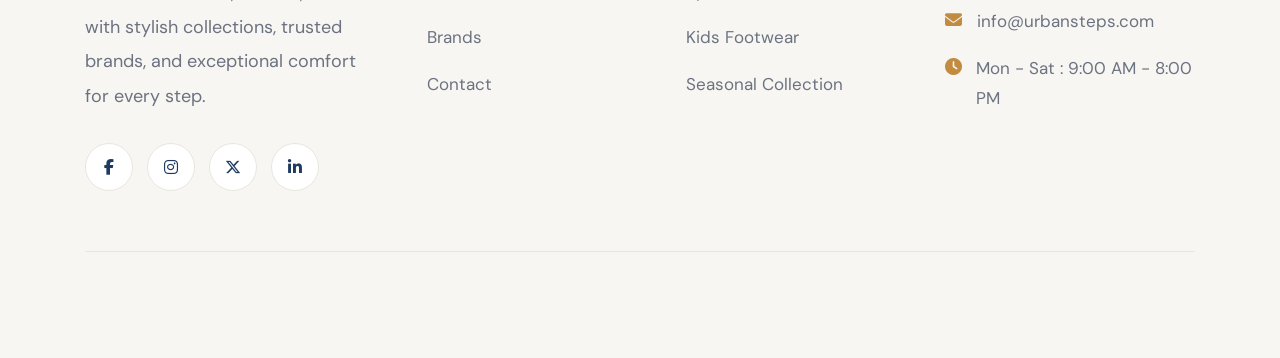
<file: about.html>
<!DOCTYPE html>
<html lang="en" dir="ltr">

<head>

    <!-- Character Encoding -->
    <meta charset="UTF-8">

    <!-- Responsive -->
    <meta name="viewport" content="width=device-width, initial-scale=1.0">

    <!-- Website Title -->
    <title>UrbanSteps</title>

    <!-- SEO -->
    <meta name="description"
        content="Discover premium footwear for men, women, sports, and kids with UrbanSteps. Explore top brands, seasonal collections, and find your perfect fit.">

    <meta name="keywords"
        content="shoe store, footwear, sneakers, casual shoes, formal shoes, sports shoes, kids shoes, UrbanSteps">

    <meta name="author" content="UrbanSteps">

    <!-- Favicon -->
    <link rel="icon" href="images/favicon.png" type="image/png">

    <!-- Google Fonts -->
    <link rel="preconnect" href="https://fonts.googleapis.com">

    <link rel="preconnect" href="https://fonts.gstatic.com" crossorigin>

    <link
        href="https://fonts.googleapis.com/css2?family=Plus+Jakarta+Sans:wght@400;500;600;700;800&family=DM+Sans:wght@400;500;700&display=swap"
        rel="stylesheet">

    <!-- Font Awesome -->
    <link rel="stylesheet" href="https://cdnjs.cloudflare.com/ajax/libs/font-awesome/6.7.2/css/all.min.css">

    <!-- Swiper CSS -->
    <link rel="stylesheet" href="https://cdn.jsdelivr.net/npm/swiper@11/swiper-bundle.min.css">

    <!-- AOS CSS -->
    <link rel="stylesheet" href="https://unpkg.com/aos@2.3.4/dist/aos.css">

    <!-- Main CSS -->
    <link rel="stylesheet" href="css/style.css">

</head>

<body>

    <header class="header">

        <div class="global-container">

            <nav class="navbar">

                <!-- Logo -->

                <a href="index.html" class="logo">

                    <img src="images/logo.png" alt="UrbanSteps Logo">

                </a>

                <!-- Navigation -->

                <ul class="nav-menu">

                    <li class="menu-close-item">

                        <button class="menu-close">

                            <i class="fa-solid fa-xmark"></i>

                        </button>

                    </li>

                    <li><a href="index.html">Home 1</a></li>

                    <li><a href="home-2.html">Home 2</a></li>

                    <li><a href="about.html" class="active">About</a></li>

                    <li><a href="collections.html">Collections</a></li>

                    <li><a href="size-guide.html">Size Guide</a></li>

                    <li><a href="contact.html">Contact</a></li>

                    <li class="mobile-toggle-group">

                        <div class="mobile-toggle">

                            <button id="mobile-theme-toggle">

                                <i class="fa-solid fa-moon"></i>


                            </button>

                        </div>

                        <div class="mobile-toggle">

                            <button id="mobile-rtl-toggle">

                                <i class="fa-solid fa-right-left"></i>

                            </button>

                        </div>

                    </li>

                    <li class="mobile-bulk-order">

                        <a href="bulk-orders.html" class="primary-btn">

                            Bulk Orders

                        </a>

                    </li>

                    <li class="mobile-login">

                        <a href="login.html" class="primary-btn">

                            Login

                        </a>

                    </li>

                </ul>

                <!-- Right Side -->

                <div class="nav-right">

                    <button id="theme-toggle">

                        <i class="fa-solid fa-moon"></i>

                    </button>

                    <button id="rtl-toggle">

                        <i class="fa-solid fa-right-left"></i>

                    </button>

                    <a href="bulk-orders.html" class="bulk-order-btn">
                        Bulk Orders
                    </a>

                    <a href="login.html" class="primary-btn">

                        Login

                    </a>

                    <button class="menu-toggle">

                        <i class="fa-solid fa-bars"></i>

                    </button>

                </div>

            </nav>

        </div>

        <div class="nav-overlay"></div>

    </header>


    <!--======================================
        Page Hero
=======================================-->

    <section class="page-hero">

        <img src="images/about-banner.jpg" alt="Contact Banner">

        <div class="page-hero-overlay"></div>

        <div class="global-container">

            <div class="page-hero-content">

                <h1>

                    Our Story

                </h1>

                <p>

                    Discover the story behind UrbanSteps and our commitment
                    to premium footwear, comfort, and timeless style.

                </p>

            </div>

        </div>

    </section>

    <!--======================================
        Our Story
=======================================-->

    <section class="our-story">

        <div class="global-container">

            <div class="our-story-wrapper">

                <!-- Image -->

                <div class="our-story-image">

                    <img src="images/about-story.jpg" alt="Our Story">

                </div>

                <!-- Content -->

                <div class="our-story-content">

                    <span class="section-subtitle">

                        Our Story

                    </span>

                    <h2>

                        Crafted For Every Journey

                    </h2>

                    <p>

                        UrbanSteps was founded with a passion for delivering premium footwear that combines timeless
                        style, exceptional comfort, and superior craftsmanship. Every collection is thoughtfully curated
                        to help you step confidently through every journey.

                    </p>

                    <div class="story-features">

                        <div class="story-item">

                            <i class="fa-solid fa-circle-check"></i>

                            <span>

                                Premium Materials

                            </span>

                        </div>

                        <div class="story-item">

                            <i class="fa-solid fa-circle-check"></i>

                            <span>

                                Trusted Brands

                            </span>

                        </div>

                        <div class="story-item">

                            <i class="fa-solid fa-circle-check"></i>

                            <span>

                                Best Experience

                            </span>

                        </div>

                        <div class="story-item">

                            <i class="fa-solid fa-circle-check"></i>

                            <span>

                                Stylish Collections

                            </span>

                        </div>

                    </div>

                    <a href="collections.html" class="primary-btn">

                        Explore Collections

                        <i class="fa-solid fa-arrow-right"></i>

                    </a>

                </div>

            </div>

        </div>

    </section>

    <!--======================================
        Our Journey
=======================================-->

    <section class="our-journey">

        <div class="global-container">

            <div class="section-title">

                <span class="section-subtitle">

                    Our Journey

                </span>

                <h2>

                    Milestones That Define Our Growth

                </h2>

                <p>

                    From a small vision to a trusted footwear destination, every step of our journey reflects our
                    dedication to quality, innovation, and customer satisfaction.

                </p>

            </div>

            <div class="timeline">

                <div class="timeline-item">

                    <div class="timeline-year">

                        2020

                    </div>

                    <div class="timeline-dot"></div>

                    <div class="timeline-content">

                        <h4>UrbanSteps Was Founded</h4>

                        <p>

                            Began with a mission to offer premium footwear that blends comfort and style.

                        </p>

                    </div>

                </div>

                <div class="timeline-item">

                    <div class="timeline-year">

                        2022

                    </div>

                    <div class="timeline-dot"></div>

                    <div class="timeline-content">

                        <h4>Expanded Premium Collections</h4>

                        <p>

                            Introduced a wider range of footwear for men, women, kids, and sports enthusiasts.

                        </p>

                    </div>

                </div>

                <div class="timeline-item">

                    <div class="timeline-year">

                        2024

                    </div>

                    <div class="timeline-dot"></div>

                    <div class="timeline-content">

                        <h4>25,000+ Happy Customers</h4>

                        <p>

                            Earned the trust of thousands through exceptional products and service.

                        </p>

                    </div>

                </div>

                <div class="timeline-item">

                    <div class="timeline-year">

                        2026

                    </div>

                    <div class="timeline-dot"></div>

                    <div class="timeline-content">

                        <h4>Growing Across India</h4>

                        <p>

                            Continuing to bring premium footwear to customers nationwide with confidence.

                        </p>

                    </div>

                </div>

            </div>

        </div>

    </section>

    <!--======================================
        Our Services
=======================================-->

    <section class="our-services">

        <div class="global-container">

            <div class="section-title">

                <span class="section-subtitle">

                    Our Services

                </span>

                <h2>

                    Everything You Need For The Perfect Step

                </h2>

                <p>

                    We go beyond premium footwear by providing services that ensure a smooth, secure, and enjoyable
                    shopping experience.

                </p>

            </div>

            <div class="services-grid">

                <div class="service-card">

                    <i class="fa-solid fa-truck-fast"></i>

                    <h3>Free Shipping</h3>

                    <p>Fast and reliable delivery on eligible orders.</p>

                </div>

                <div class="service-card">

                    <i class="fa-solid fa-shield-halved"></i>

                    <h3>Authentic Products</h3>

                    <p>100% genuine footwear from trusted brands.</p>

                </div>

                <div class="service-card">

                    <i class="fa-solid fa-credit-card"></i>

                    <h3>Secure Payments</h3>

                    <p>Multiple secure payment options for worry-free shopping.</p>

                </div>

                <div class="service-card">

                    <i class="fa-solid fa-arrow-right-arrow-left"></i>

                    <h3>Easy Returns</h3>

                    <p>Simple return and exchange process for your convenience.</p>

                </div>

                <div class="service-card">

                    <i class="fa-solid fa-ruler-combined"></i>

                    <h3>Size Guide</h3>

                    <p>Find your perfect fit with our detailed size guide.</p>

                </div>

                <div class="service-card">

                    <i class="fa-solid fa-headset"></i>

                    <h3>Customer Support</h3>

                    <p>Friendly assistance whenever you need help.</p>

                </div>

            </div>

        </div>

    </section>

    <!--======================================
        Mission & Vision
=======================================-->

    <section class="mission-vision">

        <div class="global-container">

            <div class="section-title">

                <span class="section-subtitle">

                    Mission & Vision

                </span>

                <h2>

                    The Purpose That Drives Us Forward

                </h2>

                <p>

                    Every step we take is guided by a commitment to quality, innovation, and creating exceptional
                    experiences for our customers.

                </p>

            </div>

            <div class="mission-grid">

                <div class="mission-card">

                    <div class="mission-icon">

                        <i class="fa-solid fa-bullseye"></i>

                    </div>

                    <h3>

                        Our Mission

                    </h3>

                    <p>

                        To provide premium footwear that perfectly combines comfort, style, durability, and
                        affordability, ensuring confidence with every step.

                    </p>

                </div>

                <div class="mission-card">

                    <div class="mission-icon">

                        <i class="fa-solid fa-eye"></i>

                    </div>

                    <h3>

                        Our Vision

                    </h3>

                    <p>

                        To become India's most trusted premium footwear destination by continuously delivering quality
                        products and outstanding customer experiences.

                    </p>

                </div>

            </div>

        </div>

    </section>

    <!--======================================
        Meet Our Team
=======================================-->

    <section class="our-team">

        <div class="global-container">

            <div class="section-title">

                <span class="section-subtitle">

                    Meet Our Team

                </span>

                <h2>

                    The People Behind UrbanSteps

                </h2>

                <p>

                    Our dedicated team works with passion and expertise to deliver exceptional footwear and an
                    outstanding shopping experience for every customer.

                </p>

            </div>

            <div class="team-grid">

                <div class="team-card">

                    <div class="team-image">

                        <img src="images/team-1.jpg" alt="Founder">

                    </div>

                    <h3>Alex Carter</h3>

                    <span>Founder & CEO</span>

                </div>

                <div class="team-card">

                    <div class="team-image">

                        <img src="images/team-2.jpg" alt="Manager">

                    </div>

                    <h3>Sophia Reed</h3>

                    <span>Store Manager</span>

                </div>

                <div class="team-card">

                    <div class="team-image">

                        <img src="images/team-3.jpg" alt="Specialist">

                    </div>

                    <h3>Ethan Brooks</h3>

                    <span>Product Expert</span>

                </div>

                <div class="team-card">

                    <div class="team-image">

                        <img src="images/team-4.jpg" alt="Support">

                    </div>

                    <h3>Olivia James</h3>

                    <span>Customer Care</span>

                </div>

            </div>

        </div>

    </section>

    <section class="about-cta">

        <div class="about-cta-overlay">

            <div class="global-container">

                <div class="about-cta-content">

                    <span class="section-subtitle">
                        Start Your Journey
                    </span>

                    <h2>
                        Ready To Step Into Comfort & Style?
                    </h2>

                    <p>
                        Discover premium footwear crafted for every occasion. Explore our latest collections and
                        experience the perfect blend of comfort, quality, and timeless design.
                    </p>

                    <div class="about-cta-buttons">

                        <a href="collections.html" class="primary-btn">
                            Shop Now
                        </a>

                        <a href="contact.html" class="secondary-btn">
                            Contact Us
                        </a>

                    </div>

                </div>

            </div>

        </div>

    </section>

    <footer class="footer">

        <div class="global-container">

            <!-- Newsletter -->

            <div class="footer-newsletter">

                <div>

                    <h4>Subscribe to Our Newsletter</h4>

                    <p>Get updates on new arrivals, offers, and exclusive collections.</p>

                </div>

                <form>

                    <input type="email" placeholder="Enter your email">

                    <button type="submit" class="primary-btn">

                        Subscribe

                    </button>

                </form>

            </div>

            <div class="footer-content">

                <!-- Footer About -->

                <div class="footer-column">

                    <a href="index.html" class="footer-logo">

                        <img src="images/logo.png" alt="UrbanSteps Logo">

                    </a>

                    <p>
                        UrbanSteps offers premium footwear for men, women, and kids with stylish collections, trusted
                        brands, and exceptional comfort for every step.
                    </p>

                    <div class="footer-social">

                        <a href="#"><i class="fa-brands fa-facebook-f"></i></a>

                        <a href="#"><i class="fa-brands fa-instagram"></i></a>

                        <a href="#"><i class="fa-brands fa-x-twitter"></i></a>

                        <a href="#"><i class="fa-brands fa-linkedin-in"></i></a>

                    </div>

                </div>

                <!-- Quick Links -->

                <div class="footer-column">

                    <h4>Quick Links</h4>

                    <ul>

                        <li><a href="index.html">Home</a></li>

                        <li><a href="about.html">About</a></li>

                        <li><a href="collections.html">Collections</a></li>

                        <li><a href="brands.html">Brands</a></li>

                        <li><a href="contact.html">Contact</a></li>

                    </ul>

                </div>

                <!-- Collections -->

                <div class="footer-column">

                    <h4>Collections</h4>

                    <ul>

                        <li><a href="#">Men's Shoes</a></li>

                        <li><a href="#">Women's Shoes</a></li>

                        <li><a href="#">Sports Shoes</a></li>

                        <li><a href="#">Kids Footwear</a></li>

                        <li><a href="#">Seasonal Collection</a></li>

                    </ul>

                </div>

                <!-- Contact -->

                <div class="footer-column">

                    <h4>Contact</h4>

                    <ul class="footer-contact">

                        <li>

                            <i class="fa-solid fa-location-dot"></i>

                            123 Fashion Street, Chennai, Tamil Nadu

                        </li>

                        <li>

                            <i class="fa-solid fa-phone"></i>

                            +91 98765 43210

                        </li>

                        <li>

                            <i class="fa-solid fa-envelope"></i>

                            info@urbansteps.com

                        </li>

                        <li>

                            <i class="fa-solid fa-clock"></i>

                            Mon - Sat : 9:00 AM - 8:00 PM

                        </li>

                    </ul>

                </div>

            </div>


            <!-- Footer Bottom -->

            <div class="footer-bottom">

                <p>

                    © 2026 UrbanSteps. All Rights Reserved.

                </p>

                <div class="footer-links">

                    <a href="#">Privacy Policy</a>

                    <a href="#">Terms & Conditions</a>

                </div>

            </div>

        </div>

    </footer>


    <!-- Swiper JS -->
    <script src="https://cdn.jsdelivr.net/npm/swiper@11/swiper-bundle.min.js"></script>

    <!-- Main JS -->
    <script src="js/main.js"></script>

</body>

</html>
</file>
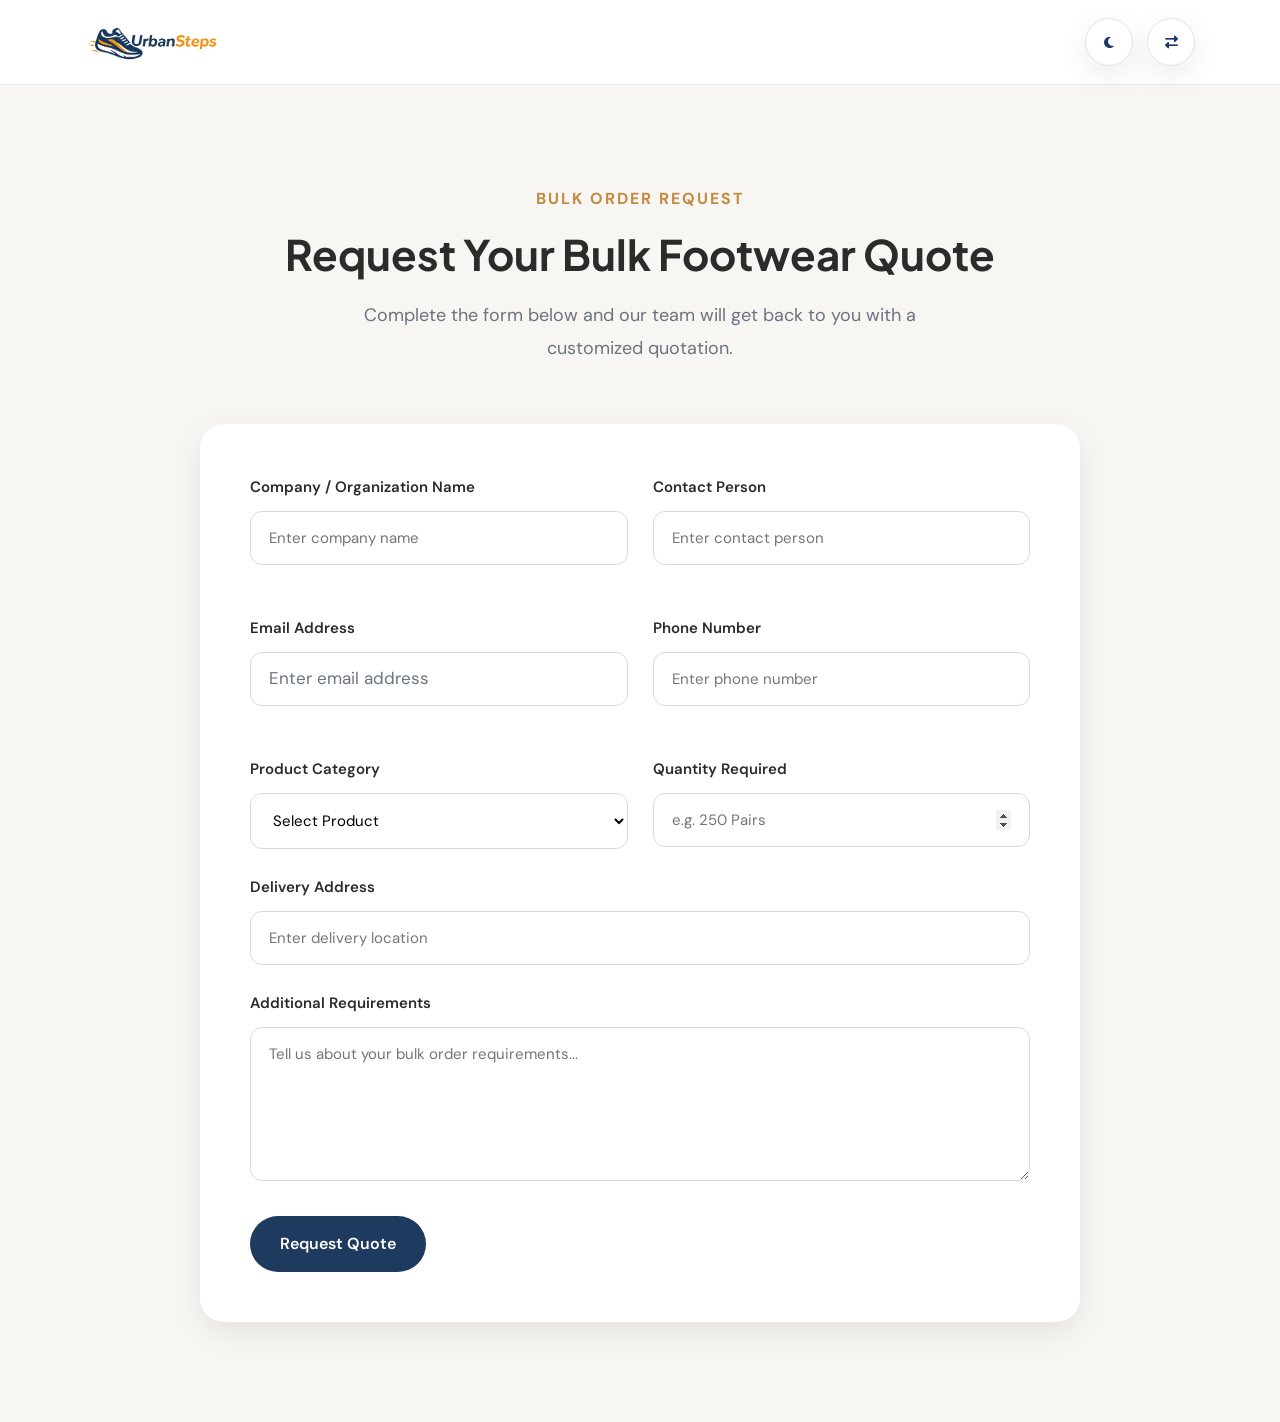
<file: bulk-orders.html>
<!DOCTYPE html>
<html lang="en" dir="ltr">

<head>

    <!-- Character Encoding -->
    <meta charset="UTF-8">

    <!-- Responsive -->
    <meta name="viewport" content="width=device-width, initial-scale=1.0">

    <!-- Website Title -->
    <title>UrbanSteps</title>

    <!-- SEO -->
    <meta name="description"
        content="Discover premium footwear for men, women, sports, and kids with UrbanSteps. Explore top brands, seasonal collections, and find your perfect fit.">

    <meta name="keywords"
        content="shoe store, footwear, sneakers, casual shoes, formal shoes, sports shoes, kids shoes, UrbanSteps">

    <meta name="author" content="UrbanSteps">

    <!-- Favicon -->
    <link rel="icon" href="images/favicon.png" type="image/png">

    <!-- Google Fonts -->
    <link rel="preconnect" href="https://fonts.googleapis.com">

    <link rel="preconnect" href="https://fonts.gstatic.com" crossorigin>

    <link
        href="https://fonts.googleapis.com/css2?family=Plus+Jakarta+Sans:wght@400;500;600;700;800&family=DM+Sans:wght@400;500;700&display=swap"
        rel="stylesheet">

    <!-- Font Awesome -->
    <link rel="stylesheet" href="https://cdnjs.cloudflare.com/ajax/libs/font-awesome/6.7.2/css/all.min.css">

    <!-- Swiper CSS -->
    <link rel="stylesheet" href="https://cdn.jsdelivr.net/npm/swiper@11/swiper-bundle.min.css">

    <!-- AOS CSS -->
    <link rel="stylesheet" href="https://unpkg.com/aos@2.3.4/dist/aos.css">

    <!-- Main CSS -->
    <link rel="stylesheet" href="css/style.css">

</head>

<body>

    <!--======================================
    Bulk Order Header
=======================================-->

    <header class="bulk-order-header">

        <div class="global-container">

            <div class="bulk-order-navbar">

                <a href="index.html" class="bulk-order-logo">

                    <img src="images/logo.png" alt="UrbanSteps Logo">

                </a>

                <div class="bulk-order-navbar-right">

                    <button id="theme-toggle">

                        <i class="fa-solid fa-moon"></i>

                    </button>

                    <button id="rtl-toggle">

                        <i class="fa-solid fa-right-left"></i>

                    </button>

                </div>

            </div>

        </div>

    </header>

    <!--======================================
    Bulk Order Form
=======================================-->

    <section class="bulk-order-enquiry section">

        <div class="global-container">

            <div class="section-title text-center">

                <span class="section-subtitle">

                    Bulk Order Request

                </span>

                <h2>

                    Request Your Bulk Footwear Quote

                </h2>

                <p>

                    Complete the form below and our team will get back to you with a customized quotation.

                </p>

            </div>

            <div class="bulk-order-enquiry-wrapper">

                <form class="bulk-order-enquiry-form">

                    <div class="bulk-order-enquiry-grid">

                        <div class="bulk-order-enquiry-field">

                            <label>Company / Organization Name</label>

                            <input type="text" placeholder="Enter company name" required>

                        </div>

                        <div class="bulk-order-enquiry-field">

                            <label>Contact Person</label>

                            <input type="text" placeholder="Enter contact person" required>

                        </div>

                        <div class="bulk-order-enquiry-field">

                            <label>Email Address</label>

                            <input type="email" placeholder="Enter email address" required>

                        </div>

                        <div class="bulk-order-enquiry-field">

                            <label>Phone Number</label>

                            <input type="tel" placeholder="Enter phone number" required>

                        </div>

                        <div class="bulk-order-enquiry-field">

                            <label>Product Category</label>

                            <select required>

                                <option value="">Select Product</option>
                                <option>Sports Shoes</option>
                                <option>Casual Shoes</option>
                                <option>Formal Shoes</option>
                                <option>School Shoes</option>
                                <option>Safety Shoes</option>
                                <option>Sandals</option>

                            </select>

                        </div>

                        <div class="bulk-order-enquiry-field">

                            <label>Quantity Required</label>

                            <input type="number" placeholder="e.g. 250 Pairs" required>

                        </div>

                    </div>

                    <div class="bulk-order-enquiry-field">

                        <label>Delivery Address</label>

                        <input type="text" placeholder="Enter delivery location">

                    </div>

                    <div class="bulk-order-enquiry-field">

                        <label>Additional Requirements</label>

                        <textarea rows="6" placeholder="Tell us about your bulk order requirements..."></textarea>

                    </div>

                    <button type="submit" class="primary-btn bulk-order-enquiry-btn">

                        Request Quote

                    </button>

                </form>

            </div>

        </div>

    </section>

    <!-- Swiper JS -->
    <script src="https://cdn.jsdelivr.net/npm/swiper@11/swiper-bundle.min.js"></script>

    <!-- Main JS -->
    <script src="js/main.js"></script>

</body>

</html>
</file>
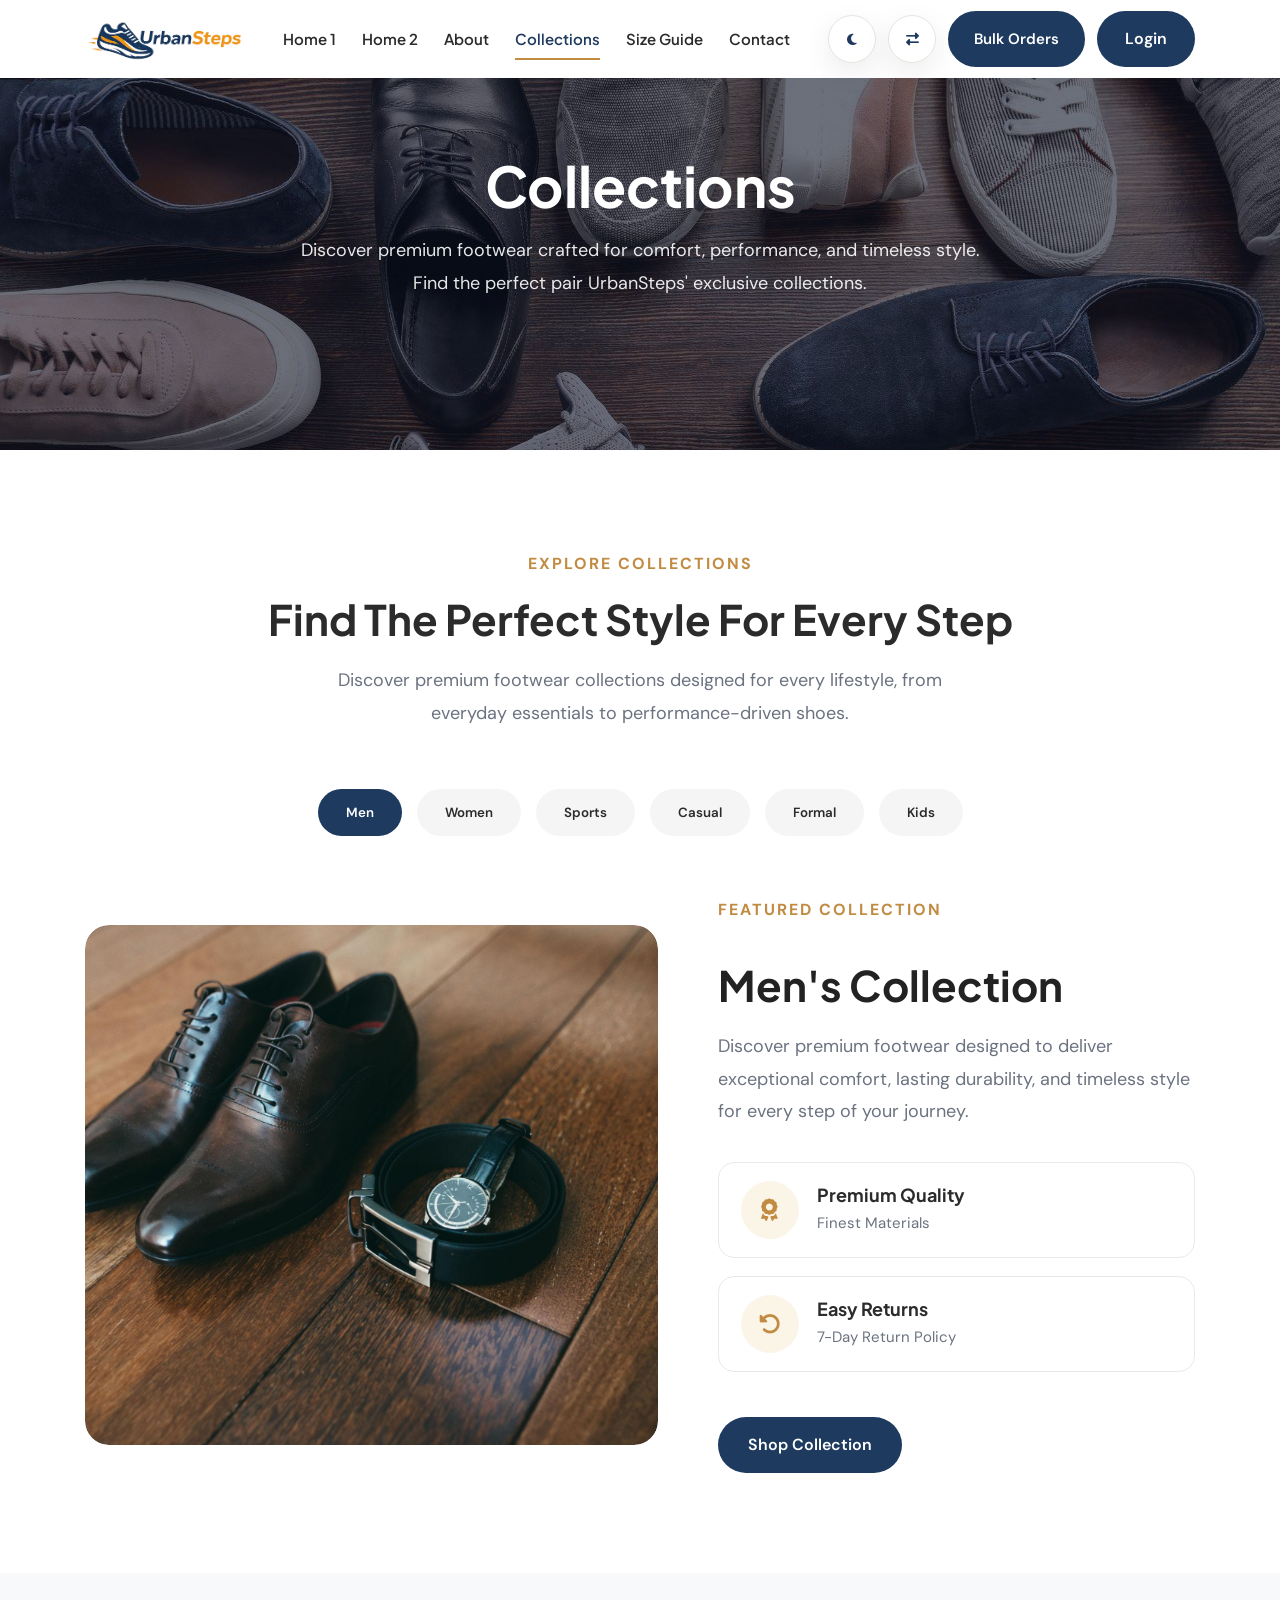
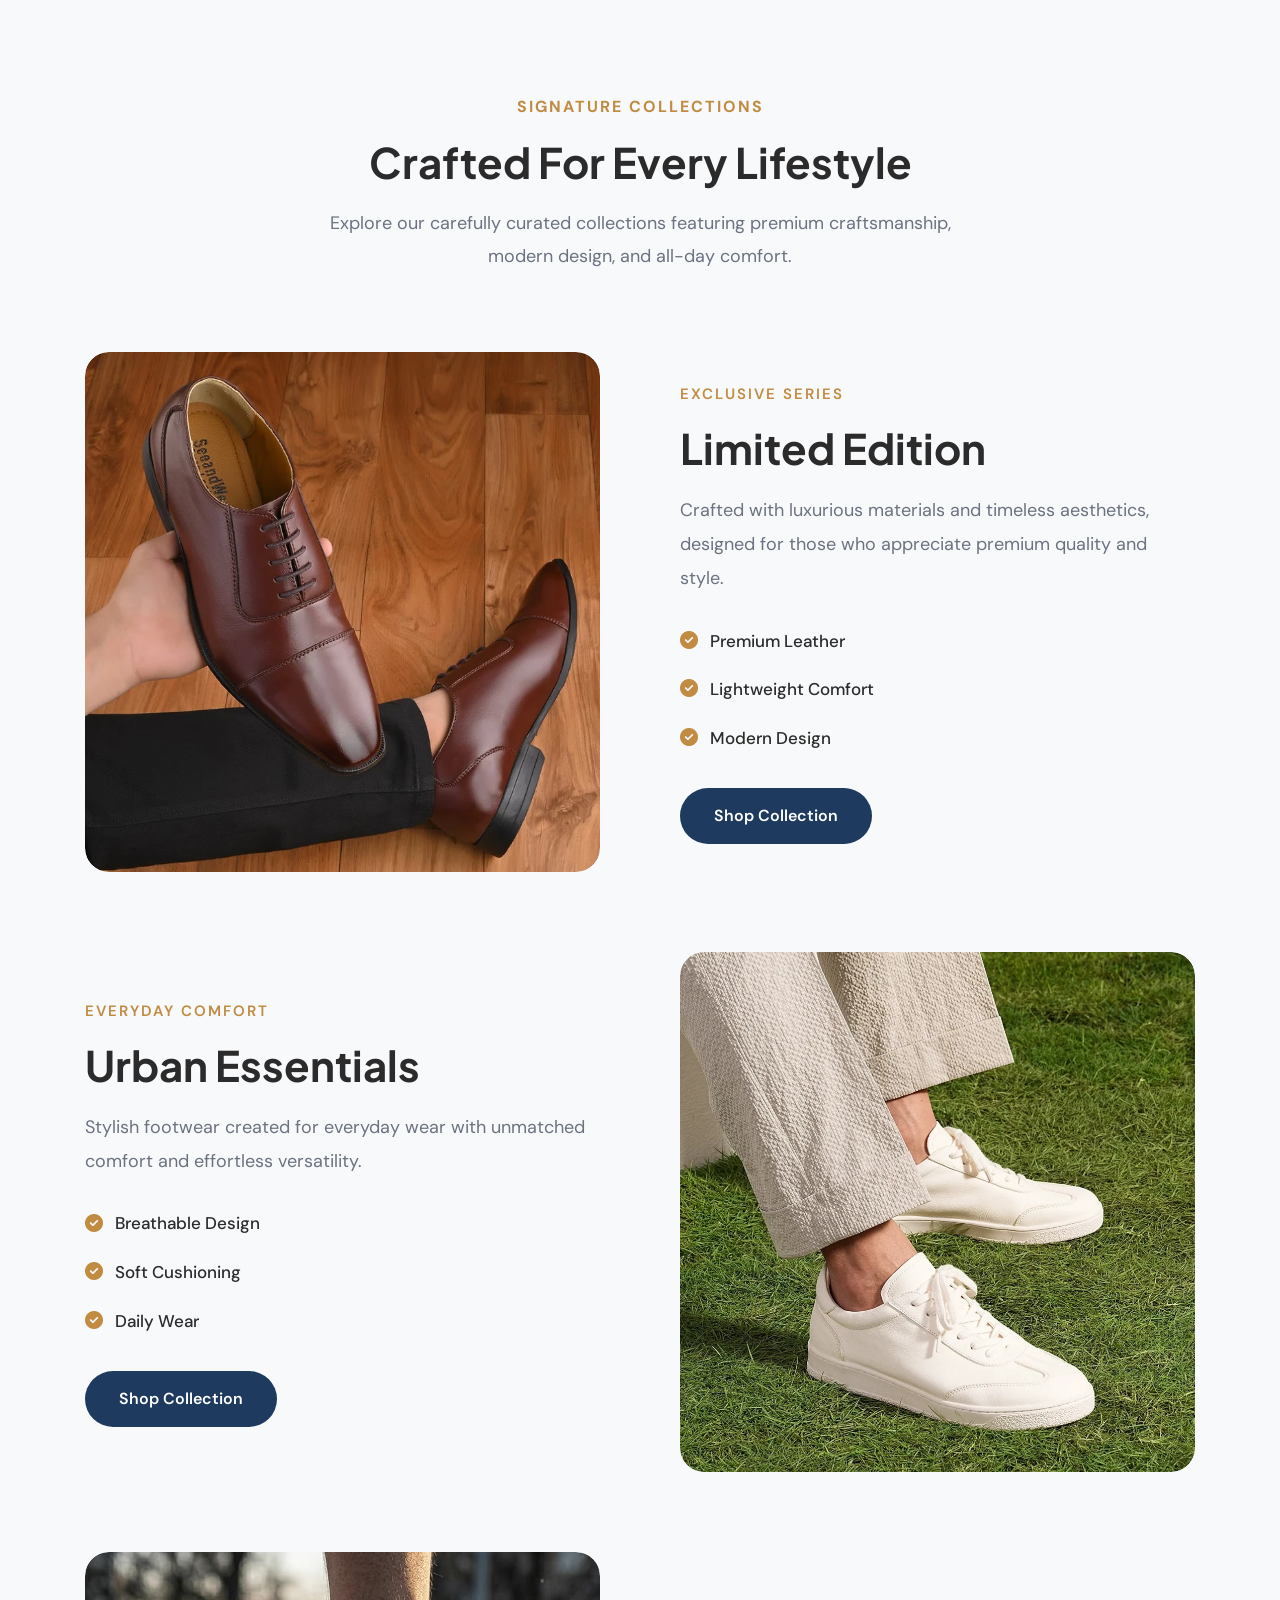
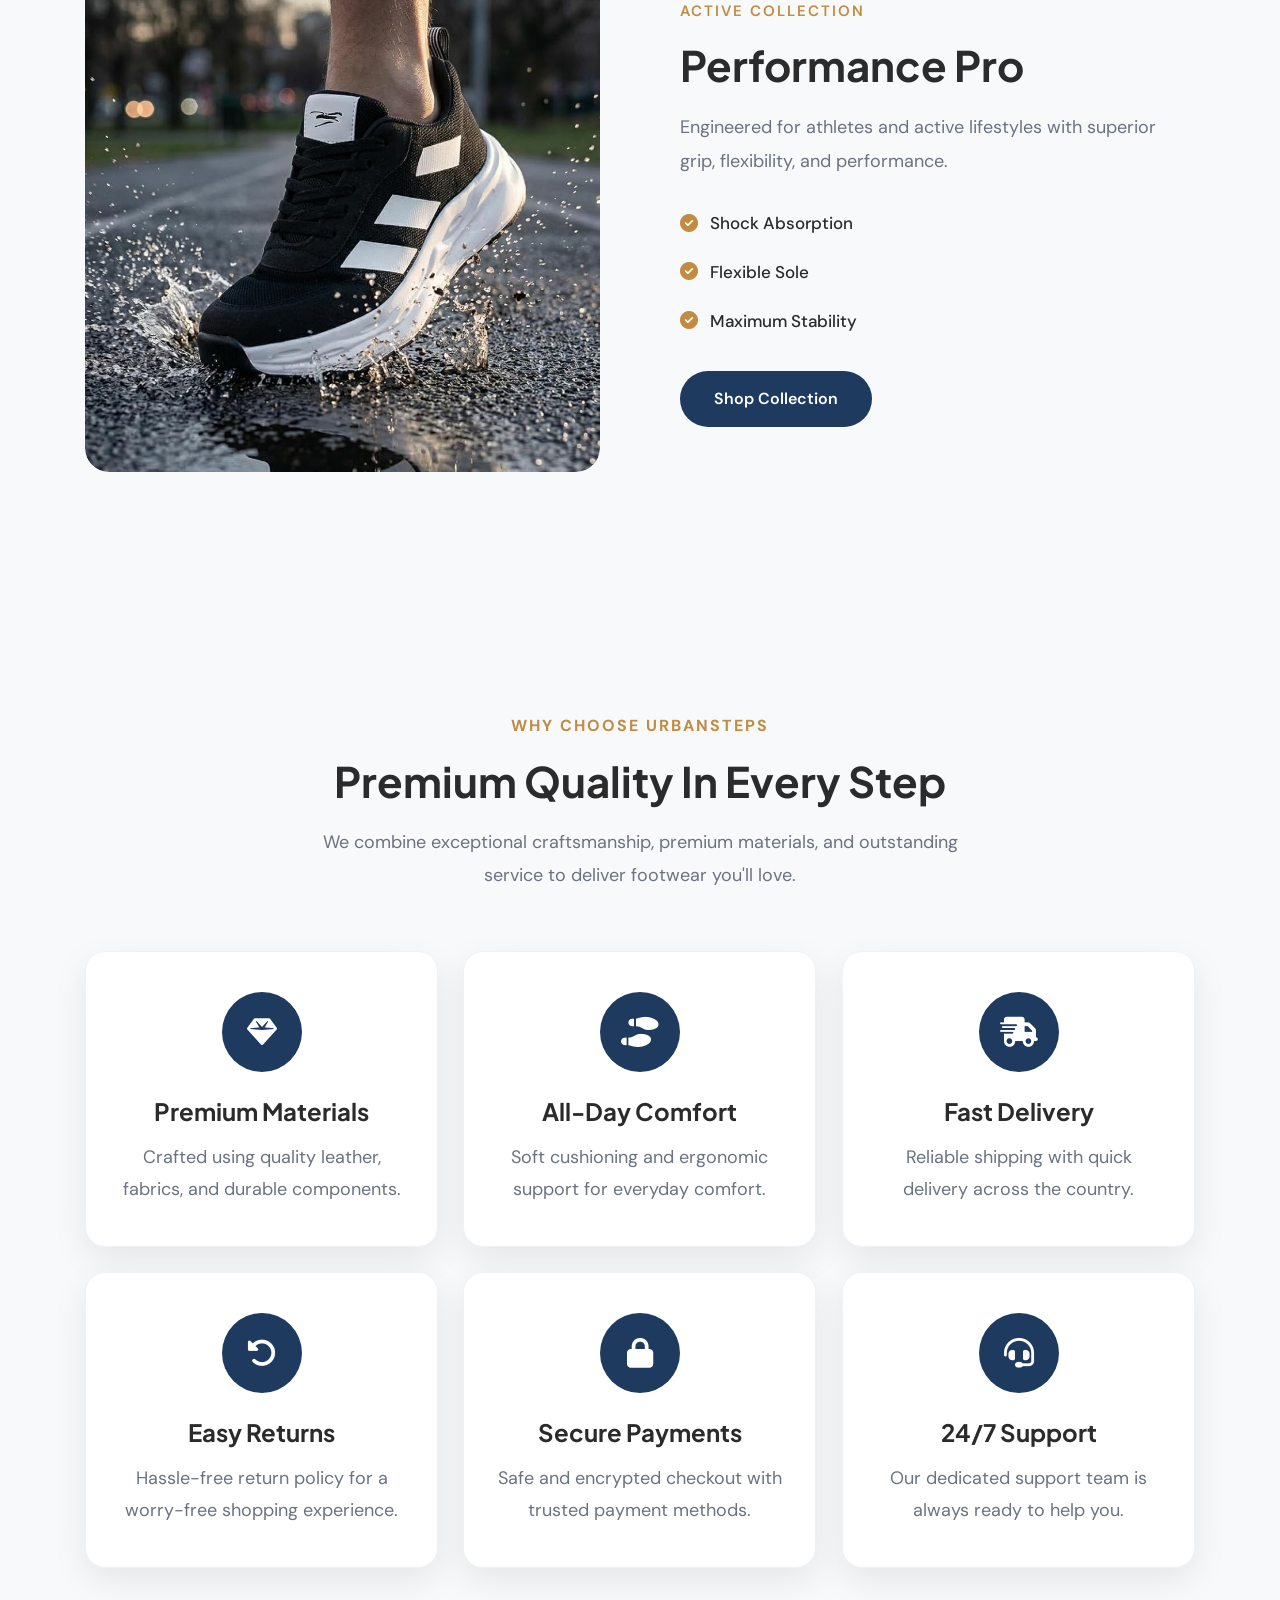
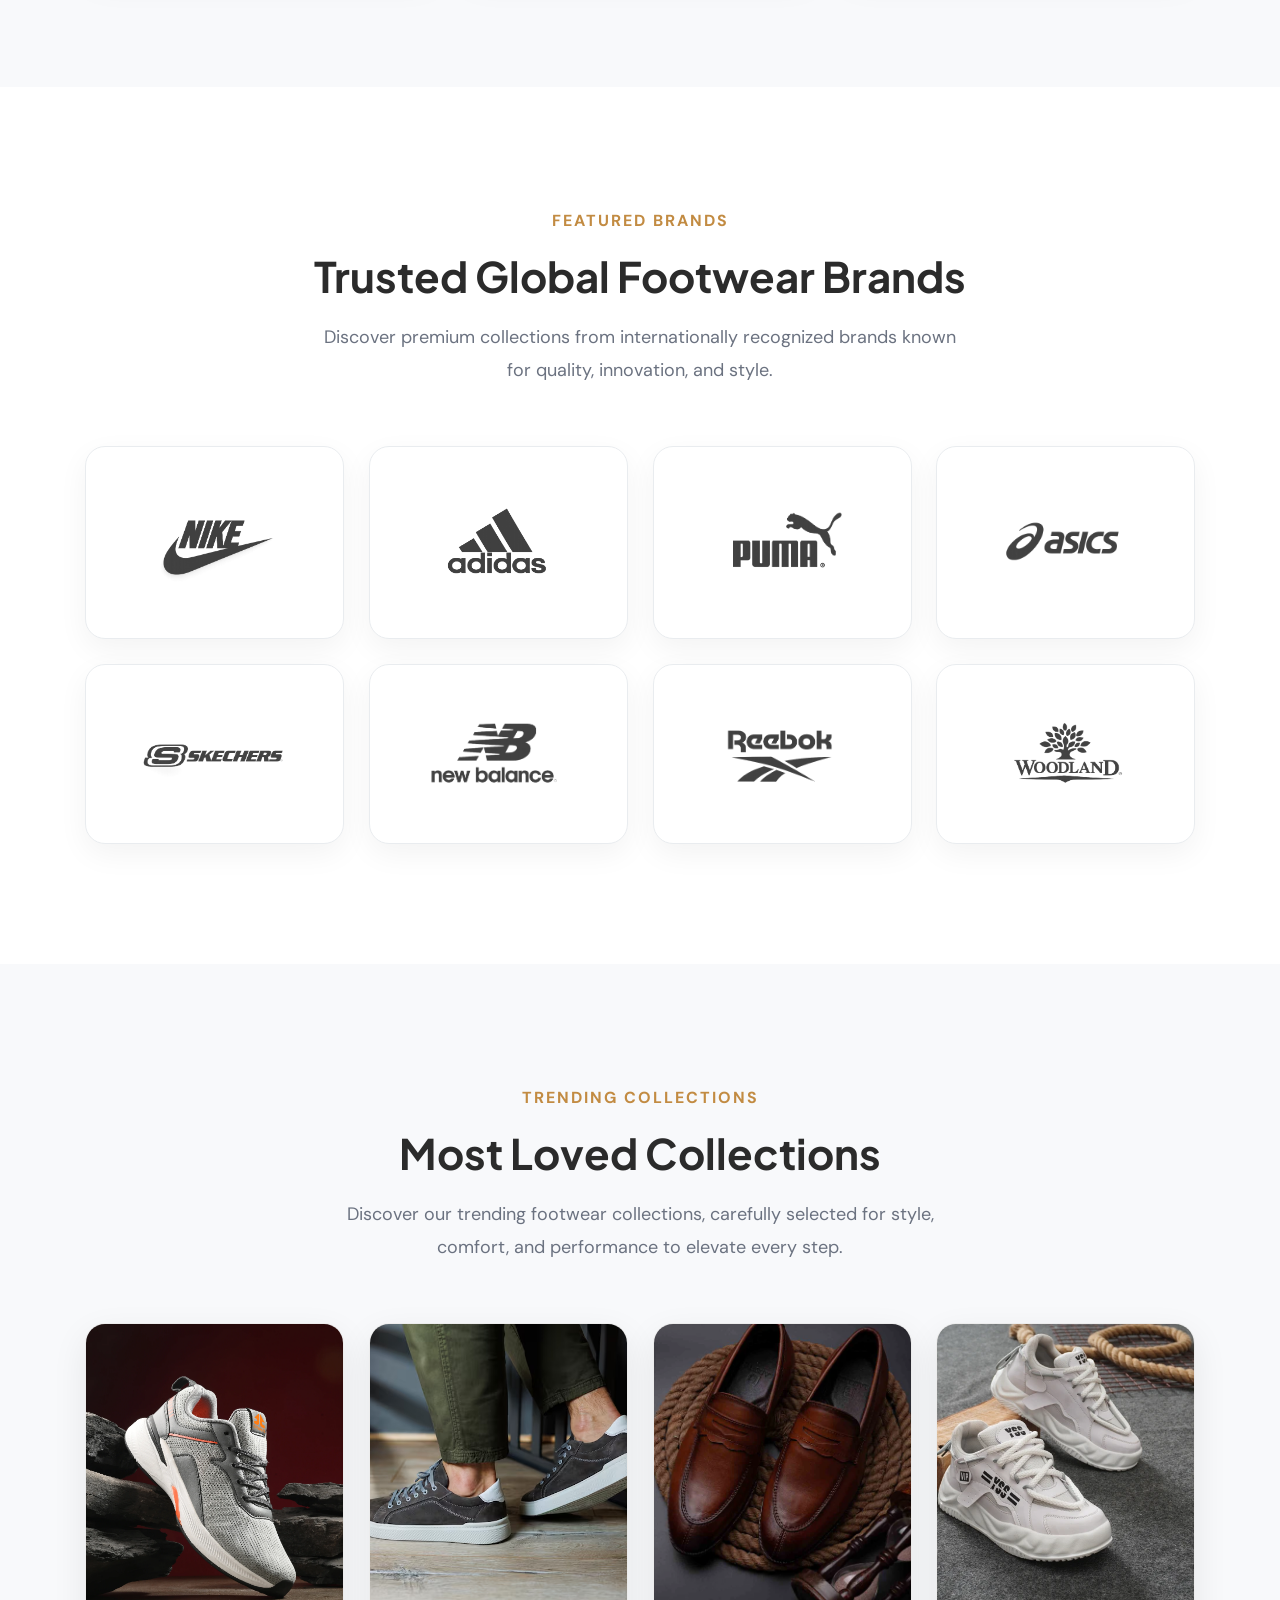
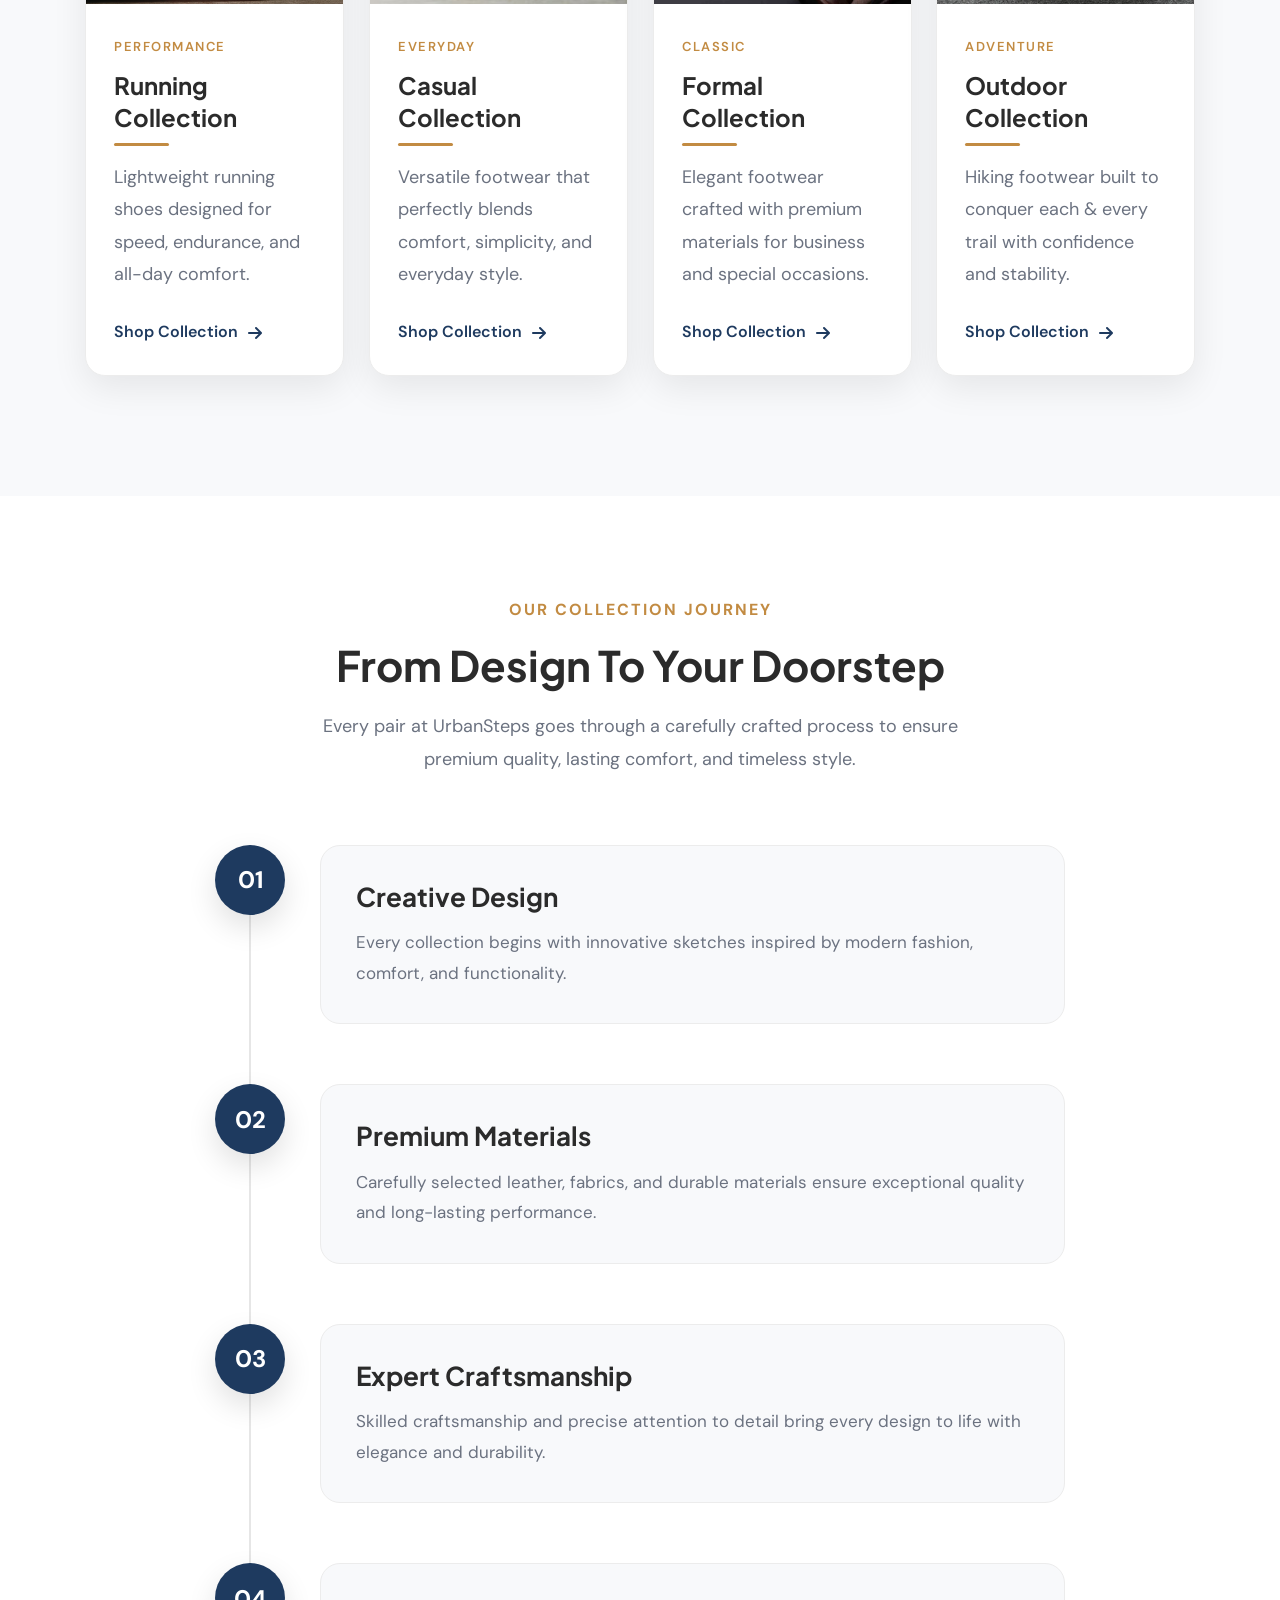
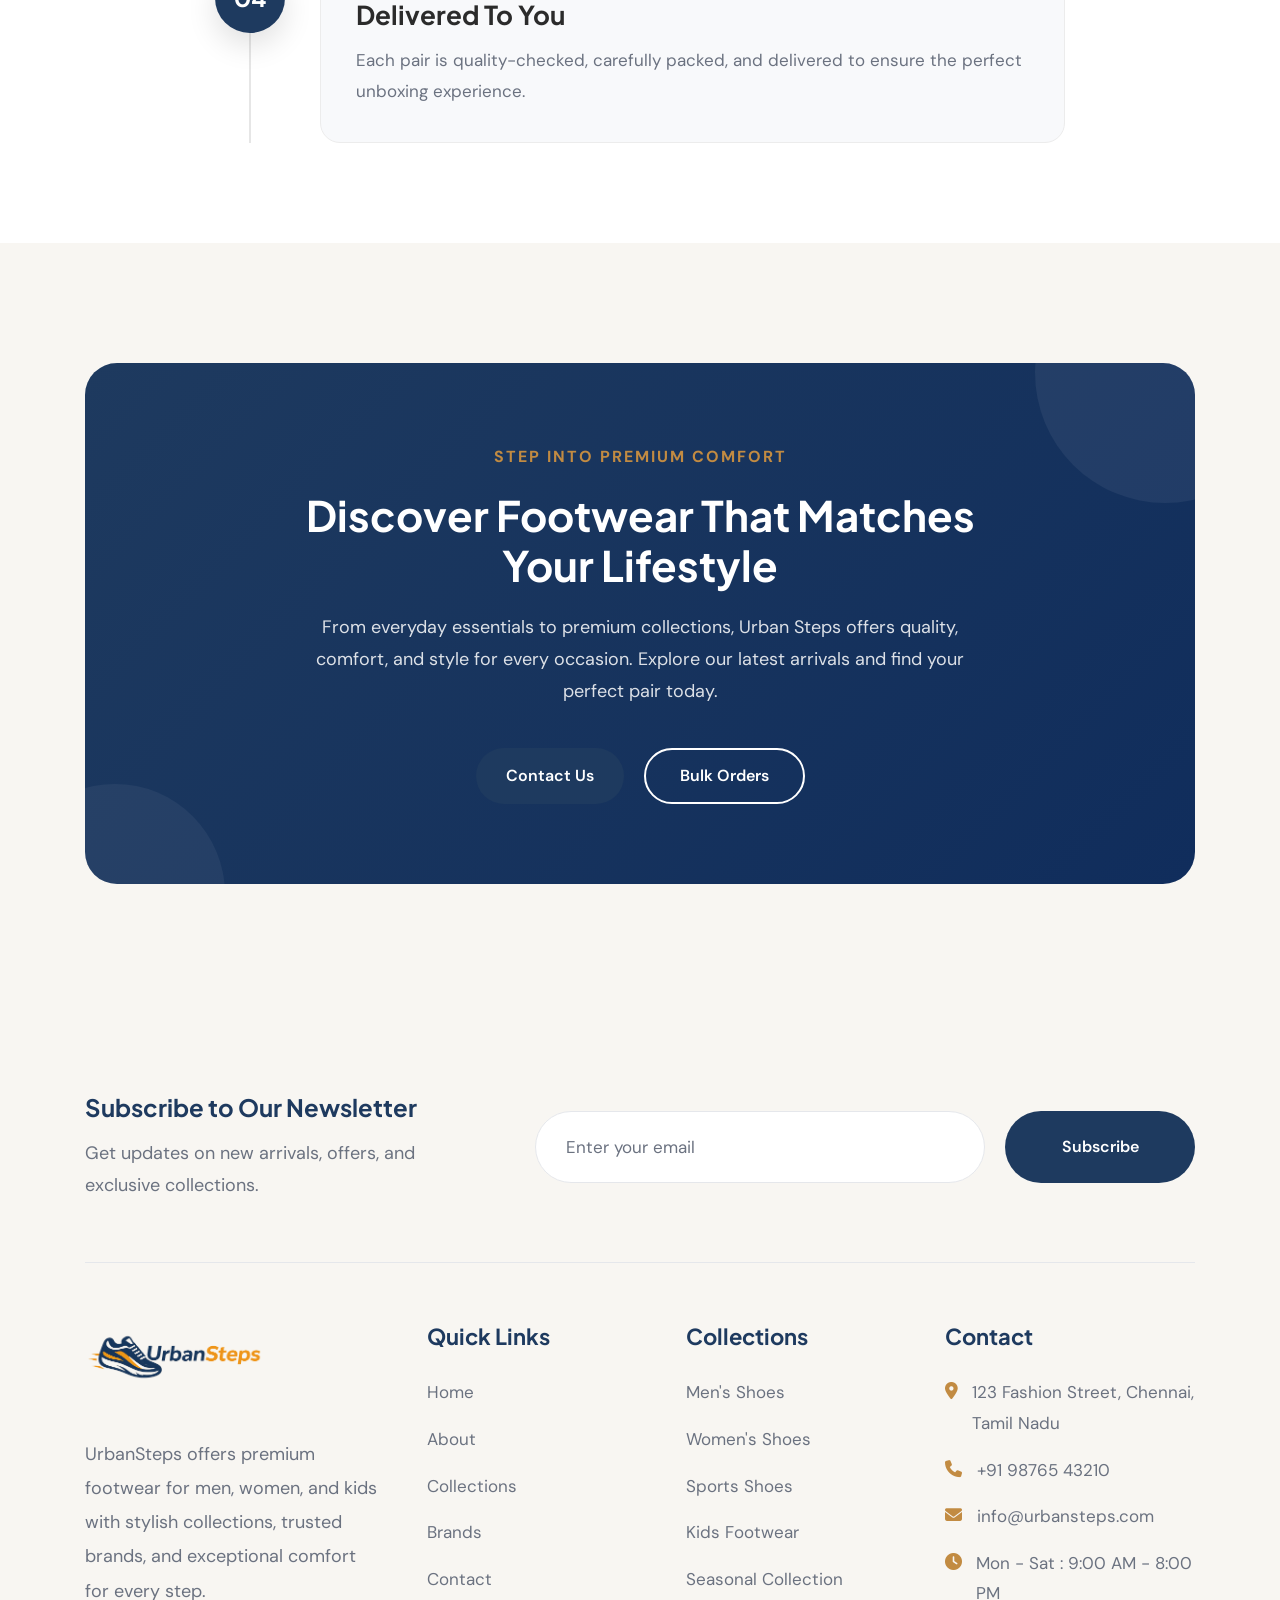
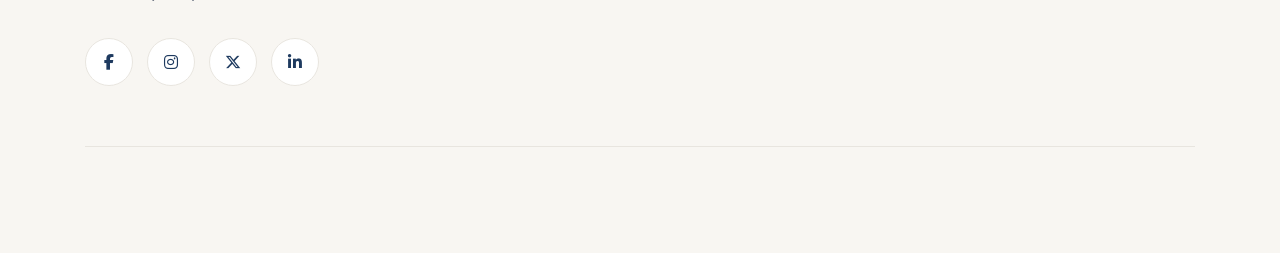
<file: collections.html>
<!DOCTYPE html>
<html lang="en" dir="ltr">

<head>

    <!-- Character Encoding -->
    <meta charset="UTF-8">

    <!-- Responsive -->
    <meta name="viewport" content="width=device-width, initial-scale=1.0">

    <!-- Website Title -->
    <title>UrbanSteps</title>

    <!-- SEO -->
    <meta name="description"
        content="Discover premium footwear for men, women, sports, and kids with UrbanSteps. Explore top brands, seasonal collections, and find your perfect fit.">

    <meta name="keywords"
        content="shoe store, footwear, sneakers, casual shoes, formal shoes, sports shoes, kids shoes, UrbanSteps">

    <meta name="author" content="UrbanSteps">

    <!-- Favicon -->
    <link rel="icon" href="images/favicon.png" type="image/png">

    <!-- Google Fonts -->
    <link rel="preconnect" href="https://fonts.googleapis.com">

    <link rel="preconnect" href="https://fonts.gstatic.com" crossorigin>

    <link
        href="https://fonts.googleapis.com/css2?family=Plus+Jakarta+Sans:wght@400;500;600;700;800&family=DM+Sans:wght@400;500;700&display=swap"
        rel="stylesheet">

    <!-- Font Awesome -->
    <link rel="stylesheet" href="https://cdnjs.cloudflare.com/ajax/libs/font-awesome/6.7.2/css/all.min.css">

    <!-- Swiper CSS -->
    <link rel="stylesheet" href="https://cdn.jsdelivr.net/npm/swiper@11/swiper-bundle.min.css">

    <!-- AOS CSS -->
    <link rel="stylesheet" href="https://unpkg.com/aos@2.3.4/dist/aos.css">

    <!-- Main CSS -->
    <link rel="stylesheet" href="css/style.css">

</head>

<body>

    <header class="header">

        <div class="global-container">

            <nav class="navbar">

                <!-- Logo -->

                <a href="index.html" class="logo">

                    <img src="images/logo.png" alt="UrbanSteps Logo">

                </a>

                <!-- Navigation -->

                <ul class="nav-menu">

                    <li class="menu-close-item">

                        <button class="menu-close">

                            <i class="fa-solid fa-xmark"></i>

                        </button>

                    </li>

                    <li><a href="index.html">Home 1</a></li>

                    <li><a href="home-2.html">Home 2</a></li>

                    <li><a href="about.html">About</a></li>

                    <li><a href="collections.html" class="active">Collections</a></li>

                    <li><a href="size-guide.html">Size Guide</a></li>

                    <li><a href="contact.html">Contact</a></li>

                    <li class="mobile-toggle-group">

                        <div class="mobile-toggle">

                            <button id="mobile-theme-toggle">

                                <i class="fa-solid fa-moon"></i>


                            </button>

                        </div>

                        <div class="mobile-toggle">

                            <button id="mobile-rtl-toggle">

                                <i class="fa-solid fa-right-left"></i>

                            </button>

                        </div>

                    </li>

                    <li class="mobile-bulk-order">

                        <a href="bulk-orders.html" class="primary-btn">

                            Bulk Orders

                        </a>

                    </li>

                    <li class="mobile-login">

                        <a href="login.html" class="primary-btn">

                            Login

                        </a>

                    </li>

                </ul>

                <!-- Right Side -->

                <div class="nav-right">

                    <button id="theme-toggle">

                        <i class="fa-solid fa-moon"></i>

                    </button>

                    <button id="rtl-toggle">

                        <i class="fa-solid fa-right-left"></i>

                    </button>

                    <a href="bulk-orders.html" class="bulk-order-btn">
                        Bulk Orders
                    </a>

                    <a href="login.html" class="primary-btn">

                        Login

                    </a>

                    <button class="menu-toggle">

                        <i class="fa-solid fa-bars"></i>

                    </button>

                </div>

            </nav>

        </div>

        <div class="nav-overlay"></div>

    </header>


    <!--======================================
        Page Hero
=======================================-->

    <section class="page-hero">

        <img src="images/collections-banner.jpg" alt="Contact Banner">

        <div class="page-hero-overlay"></div>

        <div class="global-container">

            <div class="page-hero-content">

                <h1>

                    Collections

                </h1>

                <p>

                    Discover premium footwear crafted for comfort, performance, and timeless style.
                    Find the perfect pair UrbanSteps' exclusive collections.
                </p>

            </div>

        </div>

    </section>

    <!--==============================
Collections Showcase
==============================-->

    <section class="collections-showcase section">

        <div class="global-container">

            <div class="section-title">
                <span class="section-subtitle">Explore Collections</span>
                <h2>Find The Perfect Style For Every Step</h2>
                <p>
                    Discover premium footwear collections designed for every lifestyle,
                    from everyday essentials to performance-driven shoes.
                </p>
            </div>

            <div class="collection-tabs">

                <button class="collection-tab active" data-image="images/collection-men.jpg"
                    data-title="Men's Collection"
                    data-desc="Premium footwear crafted for confidence, comfort, and everyday style.">
                    Men
                </button>

                <button class="collection-tab" data-image="images/collection-women.jpg" data-title="Women's Collection"
                    data-desc="Elegant and stylish footwear designed to complement every occasion.">
                    Women
                </button>

                <button class="collection-tab" data-image="images/collection-sports.jpg" data-title="Sports Collection"
                    data-desc="Performance shoes built for speed, training, and maximum comfort.">
                    Sports
                </button>

                <button class="collection-tab" data-image="images/collection-casual.jpg" data-title="Casual Collection"
                    data-desc="Comfortable everyday footwear that perfectly blends fashion and function.">
                    Casual
                </button>

                <button class="collection-tab" data-image="images/collection-formal.jpg" data-title="Formal Collection"
                    data-desc="Sophisticated leather shoes crafted for office and special occasions.">
                    Formal
                </button>

                <button class="collection-tab" data-image="images/collection-kids.jpg" data-title="Kids Collection"
                    data-desc="Fun, colorful, and durable footwear designed for active little feet.">
                    Kids
                </button>

            </div>

            <div class="collection-display">

                <div class="collection-image">
                    <img src="images/collection-men.jpg" id="collectionImage" alt="Collection">
                </div>

                <div class="collection-content">

                    <span class="section-subtitle">
                        Featured Collection
                    </span>

                    <h3 id="collectionTitle">
                        Men's Collection
                    </h3>

                    <p id="collectionDesc">
                        Discover premium footwear designed
                        to deliver exceptional comfort,
                        lasting durability, and timeless style
                        for every step of your journey.
                    </p>

                    <div class="collection-highlights">

                        <div class="highlight-box">

                            <i class="fa-solid fa-award"></i>

                            <div>

                                <h5>Premium Quality</h5>

                                <span>Finest Materials</span>

                            </div>

                        </div>


                        <div class="highlight-box">

                            <i class="fa-solid fa-rotate-left"></i>

                            <div>

                                <h5>Easy Returns</h5>

                                <span>7-Day Return Policy</span>

                            </div>

                        </div>

                    </div>

                    <a href="shop.html" class="primary-btn">
                        Shop Collection
                    </a>

                </div>

            </div>

        </div>

    </section>

    <!--======================================
    Signature Collections
=======================================-->

    <section class="signature-collections section">

        <div class="global-container">

            <div class="section-title">

                <span class="section-subtitle">
                    Signature Collections
                </span>

                <h2>
                    Crafted For Every Lifestyle
                </h2>

                <p>
                    Explore our carefully curated collections featuring premium
                    craftsmanship, modern design, and all-day comfort.
                </p>

            </div>

            <!-- Collection 1 -->

            <div class="collection-row">

                <div class="collection-image">

                    <img src="images/s1.jpg" alt="Limited Edition">

                </div>

                <div class="collection-info">

                    <span>Exclusive Series</span>

                    <h3>Limited Edition</h3>

                    <p>
                        Crafted with luxurious materials and timeless aesthetics,
                        designed for those who appreciate premium quality and style.
                    </p>

                    <ul>

                        <li><i class="fa-solid fa-circle-check"></i> Premium Leather</li>

                        <li><i class="fa-solid fa-circle-check"></i> Lightweight Comfort</li>

                        <li><i class="fa-solid fa-circle-check"></i> Modern Design</li>

                    </ul>

                    <a href="shop.html" class="primary-btn">

                        Shop Collection

                    </a>

                </div>

            </div>

            <!-- Collection 2 -->

            <div class="collection-row reverse">

                <div class="collection-image">

                    <img src="images/s2.jpg" alt="Urban Essentials">

                </div>

                <div class="collection-info">

                    <span>Everyday Comfort</span>

                    <h3>Urban Essentials</h3>

                    <p>
                        Stylish footwear created for everyday wear with unmatched
                        comfort and effortless versatility.
                    </p>

                    <ul>

                        <li><i class="fa-solid fa-circle-check"></i> Breathable Design</li>

                        <li><i class="fa-solid fa-circle-check"></i> Soft Cushioning</li>

                        <li><i class="fa-solid fa-circle-check"></i> Daily Wear</li>

                    </ul>

                    <a href="shop.html" class="primary-btn">

                        Shop Collection

                    </a>

                </div>

            </div>

            <!-- Collection 3 -->

            <div class="collection-row">

                <div class="collection-image">

                    <img src="images/s3.jpg" alt="Performance Pro">

                </div>

                <div class="collection-info">

                    <span>Active Collection</span>

                    <h3>Performance Pro</h3>

                    <p>
                        Engineered for athletes and active lifestyles with superior
                        grip, flexibility, and performance.
                    </p>

                    <ul>

                        <li><i class="fa-solid fa-circle-check"></i> Shock Absorption</li>

                        <li><i class="fa-solid fa-circle-check"></i> Flexible Sole</li>

                        <li><i class="fa-solid fa-circle-check"></i> Maximum Stability</li>

                    </ul>

                    <a href="shop.html" class="primary-btn">

                        Shop Collection

                    </a>

                </div>

            </div>

        </div>

    </section>



    <!--======================================
    Why Choose UrbanSteps
=======================================-->

    <section class="collections-why section">

        <div class="global-container">

            <div class="section-title">

                <span class="section-subtitle">
                    Why Choose UrbanSteps
                </span>

                <h2>
                    Premium Quality In Every Step
                </h2>

                <p>
                    We combine exceptional craftsmanship, premium materials,
                    and outstanding service to deliver footwear you'll love.
                </p>

            </div>

            <div class="collections-why-grid">

                <div class="collections-why-card">

                    <div class="collections-why-icon">
                        <i class="fa-solid fa-gem"></i>
                    </div>

                    <h3>Premium Materials</h3>

                    <p>
                        Crafted using quality leather, fabrics,
                        and durable components.
                    </p>

                </div>

                <div class="collections-why-card">

                    <div class="collections-why-icon">
                        <i class="fa-solid fa-shoe-prints"></i>
                    </div>

                    <h3>All-Day Comfort</h3>

                    <p>
                        Soft cushioning and ergonomic support for everyday comfort.
                    </p>

                </div>

                <div class="collections-why-card">

                    <div class="collections-why-icon">
                        <i class="fa-solid fa-truck-fast"></i>
                    </div>

                    <h3>Fast Delivery</h3>

                    <p>
                        Reliable shipping with quick delivery across the country.
                    </p>

                </div>

                <div class="collections-why-card">

                    <div class="collections-why-icon">
                        <i class="fa-solid fa-rotate-left"></i>
                    </div>

                    <h3>Easy Returns</h3>

                    <p>
                        Hassle-free return policy for a worry-free shopping experience.
                    </p>

                </div>

                <div class="collections-why-card">

                    <div class="collections-why-icon">
                        <i class="fa-solid fa-lock"></i>
                    </div>

                    <h3>Secure Payments</h3>

                    <p>
                        Safe and encrypted checkout with trusted payment methods.
                    </p>

                </div>

                <div class="collections-why-card">

                    <div class="collections-why-icon">
                        <i class="fa-solid fa-headset"></i>
                    </div>

                    <h3>24/7 Support</h3>

                    <p>
                        Our dedicated support team is always ready to help you.
                    </p>

                </div>

            </div>

        </div>

    </section>

    <!--======================================
    Featured Brands
=======================================-->

    <section class="brands-section section">

        <div class="global-container">

            <div class="section-title">

                <span class="section-subtitle">
                    Featured Brands
                </span>

                <h2>
                    Trusted Global Footwear Brands
                </h2>

                <p>
                    Discover premium collections from internationally recognized
                    brands known for quality, innovation, and style.
                </p>

            </div>

            <div class="brands-grid">

                <div class="brand-card">
                    <img src="images/brand-1.png" class="brand-light" alt="Nike">
                    <img src="images/brand-1-white.png" class="brand-dark" alt="Nike">
                </div>

                <div class="brand-card">
                    <img src="images/brand-2.png" class="brand-light" alt="Adidas">
                    <img src="images/brand-2-white.png" class="brand-dark" alt="Adidas">
                </div>

                <div class="brand-card">
                    <img src="images/brand-3.png" class="brand-light" alt="Puma">
                    <img src="images/brand-3-white.png" class="brand-dark" alt="Puma">
                </div>

                <div class="brand-card">
                    <img src="images/brand-4.png" class="brand-light" alt="Asics">
                    <img src="images/brand-4-white.png" class="brand-dark" alt="Asics">
                </div>

                <div class="brand-card">
                    <img src="images/brand-5.png" class="brand-light" alt="Skechers">
                    <img src="images/brand-5-white.png" class="brand-dark" alt="Skechers">
                </div>

                <div class="brand-card">
                    <img src="images/brand-6.png" class="brand-light" alt="New Balance">
                    <img src="images/brand-6-white.png" class="brand-dark" alt="New Balance">
                </div>

                <div class="brand-card">
                    <img src="images/brand-7.png" class="brand-light" alt="Reebok">
                    <img src="images/brand-7-white.png" class="brand-dark" alt="Reebok">
                </div>

                <div class="brand-card">
                    <img src="images/brand-8.png" class="brand-light" alt="Woodland">
                    <img src="images/brand-8-white.png" class="brand-dark" alt="Woodland">
                </div>

            </div>

        </div>

    </section>

    <!--======================================
    Trending Collections
=======================================-->

    <section class="trending-collections section">

        <div class="global-container">

            <div class="section-title">

                <span class="section-subtitle">
                    Trending Collections
                </span>

                <h2>
                    Most Loved Collections
                </h2>

                <p>
                    Discover our trending footwear collections, carefully selected
                    for style, comfort, and performance to elevate every step.
                </p>

            </div>

            <div class="trending-grid">

                <!-- Card 1 -->

                <div class="trending-card">

                    <div class="trending-image">

                        <img src="images/trending-1.jpg" alt="Running Collection">

                    </div>

                    <div class="trending-content">

                        <span>Performance</span>

                        <h3>Running Collection</h3>

                        <p>
                            Lightweight running shoes designed for speed,
                            endurance, and all-day comfort.
                        </p>

                        <a href="shop.html">

                            Shop Collection

                            <i class="fa-solid fa-arrow-right"></i>

                        </a>

                    </div>

                </div>

                <!-- Card 2 -->

                <div class="trending-card">

                    <div class="trending-image">

                        <img src="images/trending-2.jpg" alt="Casual Collection">

                    </div>

                    <div class="trending-content">

                        <span>Everyday</span>

                        <h3>Casual Collection</h3>

                        <p>
                            Versatile footwear that perfectly blends comfort,
                            simplicity, and everyday style.
                        </p>

                        <a href="shop.html">

                            Shop Collection

                            <i class="fa-solid fa-arrow-right"></i>

                        </a>

                    </div>

                </div>

                <!-- Card 3 -->

                <div class="trending-card">

                    <div class="trending-image">

                        <img src="images/trending-3.jpg" alt="Formal Collection">

                    </div>

                    <div class="trending-content">

                        <span>Classic</span>

                        <h3>Formal Collection</h3>

                        <p>
                            Elegant footwear crafted with premium materials
                            for business and special occasions.
                        </p>

                        <a href="shop.html">

                            Shop Collection

                            <i class="fa-solid fa-arrow-right"></i>

                        </a>

                    </div>

                </div>

                <!-- Card 4 -->

                <div class="trending-card">

                    <div class="trending-image">

                        <img src="images/trending-4.jpg" alt="Outdoor Collection">

                    </div>

                    <div class="trending-content">

                        <span>Adventure</span>

                        <h3>Outdoor Collection</h3>

                        <p>
                            Hiking footwear built to conquer each & every trail
                            with confidence and stability.
                        </p>

                        <a href="shop.html">

                            Shop Collection

                            <i class="fa-solid fa-arrow-right"></i>

                        </a>

                    </div>

                </div>

            </div>

        </div>

    </section>

    <!--======================================
    Collection Journey
=======================================-->

    <section class="collection-journey section">

        <div class="global-container">

            <div class="section-title">

                <span class="section-subtitle">
                    Our Collection Journey
                </span>

                <h2>
                    From Design To Your Doorstep
                </h2>

                <p>
                    Every pair at UrbanSteps goes through a carefully crafted process
                    to ensure premium quality, lasting comfort, and timeless style.
                </p>

            </div>

            <div class="journey-wrapper">

                <div class="journey-item">

                    <div class="journey-number">01</div>

                    <div class="journey-content">

                        <h3>Creative Design</h3>

                        <p>
                            Every collection begins with innovative sketches inspired
                            by modern fashion, comfort, and functionality.
                        </p>

                    </div>

                </div>

                <div class="journey-item">

                    <div class="journey-number">02</div>

                    <div class="journey-content">

                        <h3>Premium Materials</h3>

                        <p>
                            Carefully selected leather, fabrics, and durable materials
                            ensure exceptional quality and long-lasting performance.
                        </p>

                    </div>

                </div>

                <div class="journey-item">

                    <div class="journey-number">03</div>

                    <div class="journey-content">

                        <h3>Expert Craftsmanship</h3>

                        <p>
                            Skilled craftsmanship and precise attention to detail bring
                            every design to life with elegance and durability.
                        </p>

                    </div>

                </div>

                <div class="journey-item">

                    <div class="journey-number">04</div>

                    <div class="journey-content">

                        <h3>Delivered To You</h3>

                        <p>
                            Each pair is quality-checked, carefully packed, and delivered
                            to ensure the perfect unboxing experience.
                        </p>

                    </div>

                </div>

            </div>

        </div>

    </section>

    <section class="collections-cta">

        <div class="global-container">

            <div class="collections-cta-wrapper">

                <span class="collections-cta-subtitle">
                    Step Into Premium Comfort
                </span>

                <h2 class="collections-cta-title">
                    Discover Footwear That Matches Your Lifestyle
                </h2>

                <p class="collections-cta-description">
                    From everyday essentials to premium collections, Urban Steps offers
                    quality, comfort, and style for every occasion. Explore our latest
                    arrivals and find your perfect pair today.
                </p>

                <div class="collections-cta-actions">

                    <a href="contact.html" class="primary-btn">
                        Contact Us
                    </a>

                    <a href="bulk-orders.html" class="secondary-btn">
                        Bulk Orders
                    </a>

                </div>

            </div>

        </div>

    </section>

    <footer class="footer">

        <div class="global-container">

            <!-- Newsletter -->

            <div class="footer-newsletter">

                <div>

                    <h4>Subscribe to Our Newsletter</h4>

                    <p>Get updates on new arrivals, offers, and exclusive collections.</p>

                </div>

                <form>

                    <input type="email" placeholder="Enter your email">

                    <button type="submit" class="primary-btn">

                        Subscribe

                    </button>

                </form>

            </div>

            <div class="footer-content">

                <!-- Footer About -->

                <div class="footer-column">

                    <a href="index.html" class="footer-logo">

                        <img src="images/logo.png" alt="UrbanSteps Logo">

                    </a>

                    <p>
                        UrbanSteps offers premium footwear for men, women, and kids with stylish collections, trusted
                        brands, and exceptional comfort for every step.
                    </p>

                    <div class="footer-social">

                        <a href="#"><i class="fa-brands fa-facebook-f"></i></a>

                        <a href="#"><i class="fa-brands fa-instagram"></i></a>

                        <a href="#"><i class="fa-brands fa-x-twitter"></i></a>

                        <a href="#"><i class="fa-brands fa-linkedin-in"></i></a>

                    </div>

                </div>

                <!-- Quick Links -->

                <div class="footer-column">

                    <h4>Quick Links</h4>

                    <ul>

                        <li><a href="index.html">Home</a></li>

                        <li><a href="about.html">About</a></li>

                        <li><a href="collections.html">Collections</a></li>

                        <li><a href="brands.html">Brands</a></li>

                        <li><a href="contact.html">Contact</a></li>

                    </ul>

                </div>

                <!-- Collections -->

                <div class="footer-column">

                    <h4>Collections</h4>

                    <ul>

                        <li><a href="#">Men's Shoes</a></li>

                        <li><a href="#">Women's Shoes</a></li>

                        <li><a href="#">Sports Shoes</a></li>

                        <li><a href="#">Kids Footwear</a></li>

                        <li><a href="#">Seasonal Collection</a></li>

                    </ul>

                </div>

                <!-- Contact -->

                <div class="footer-column">

                    <h4>Contact</h4>

                    <ul class="footer-contact">

                        <li>

                            <i class="fa-solid fa-location-dot"></i>

                            123 Fashion Street, Chennai, Tamil Nadu

                        </li>

                        <li>

                            <i class="fa-solid fa-phone"></i>

                            +91 98765 43210

                        </li>

                        <li>

                            <i class="fa-solid fa-envelope"></i>

                            info@urbansteps.com

                        </li>

                        <li>

                            <i class="fa-solid fa-clock"></i>

                            Mon - Sat : 9:00 AM - 8:00 PM

                        </li>

                    </ul>

                </div>

            </div>

            <!-- Footer Bottom -->

            <div class="footer-bottom">

                <p>

                    © 2026 UrbanSteps. All Rights Reserved.

                </p>

                <div class="footer-links">

                    <a href="#">Privacy Policy</a>

                    <a href="#">Terms & Conditions</a>

                </div>

            </div>

        </div>

    </footer>


    <!-- Swiper JS -->
    <script src="https://cdn.jsdelivr.net/npm/swiper@11/swiper-bundle.min.js"></script>

    <!-- Main JS -->
    <script src="js/main.js"></script>

</body>

</html>
</file>
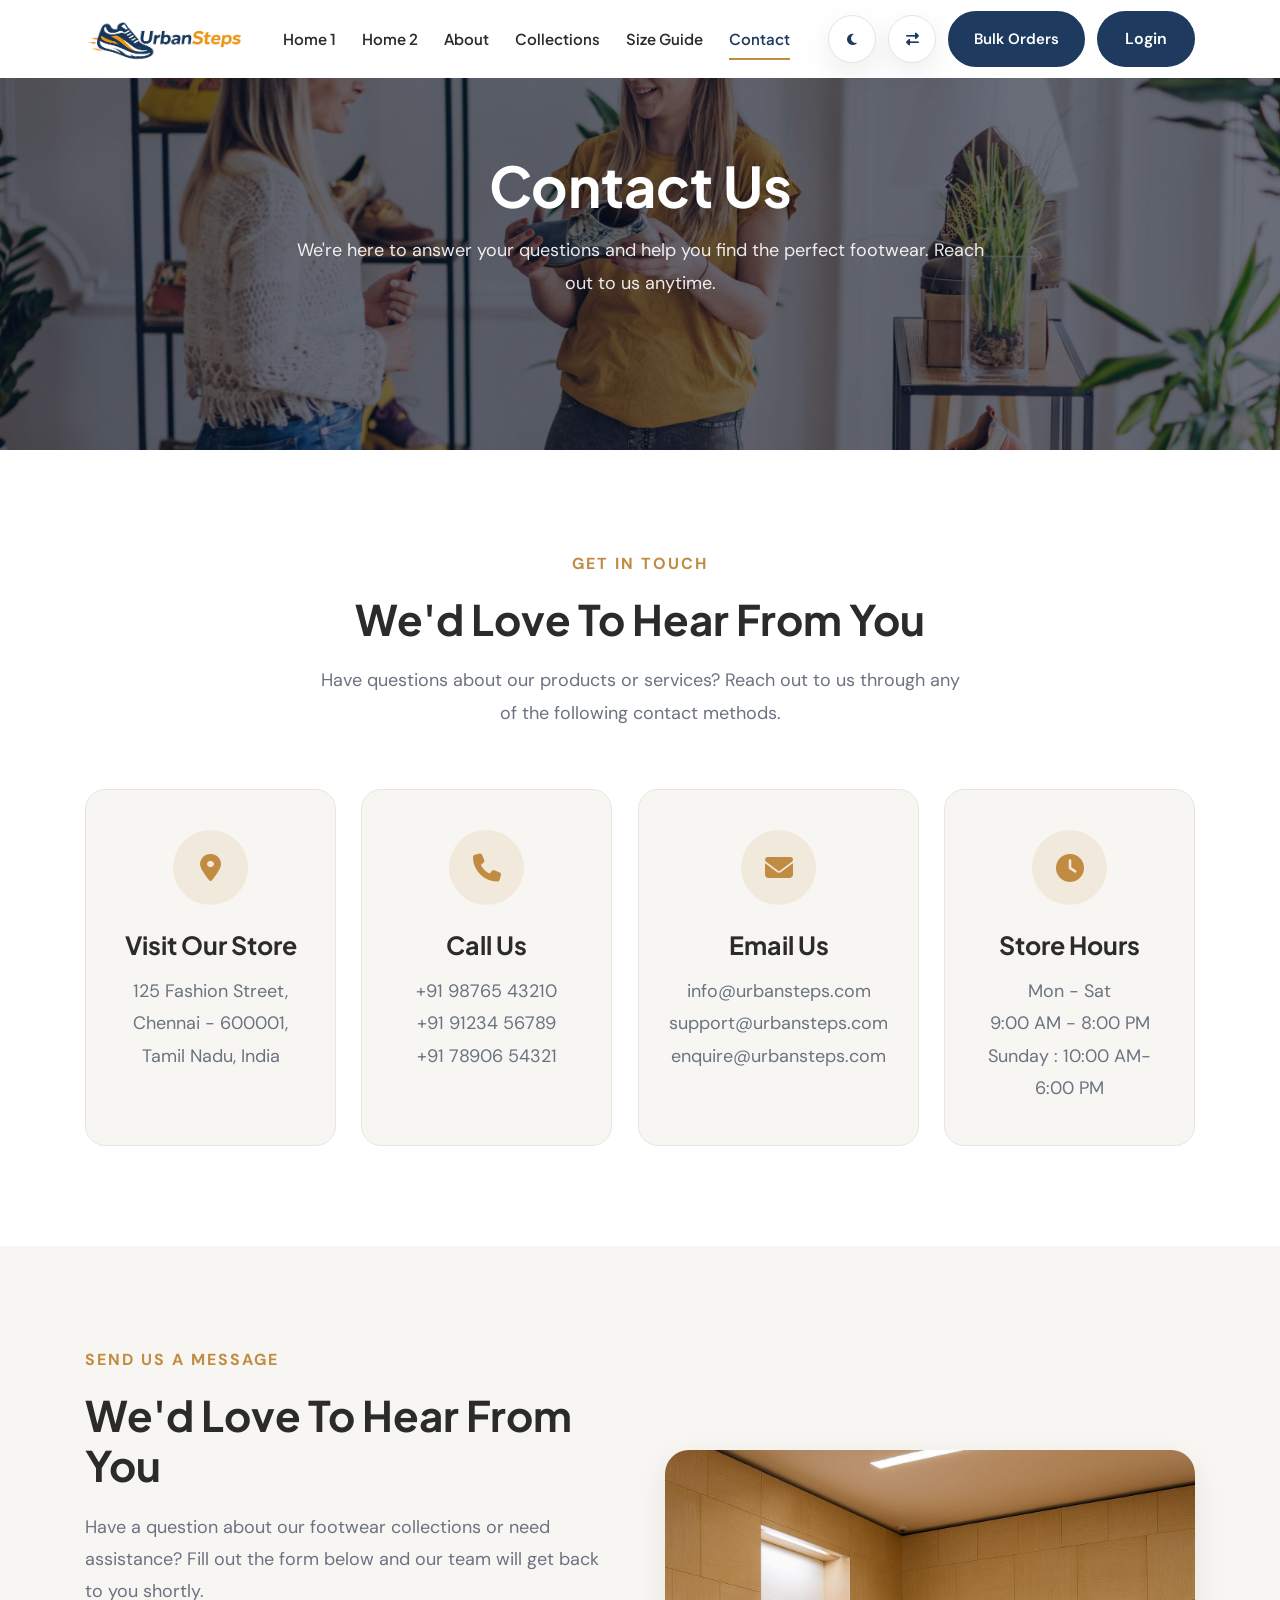
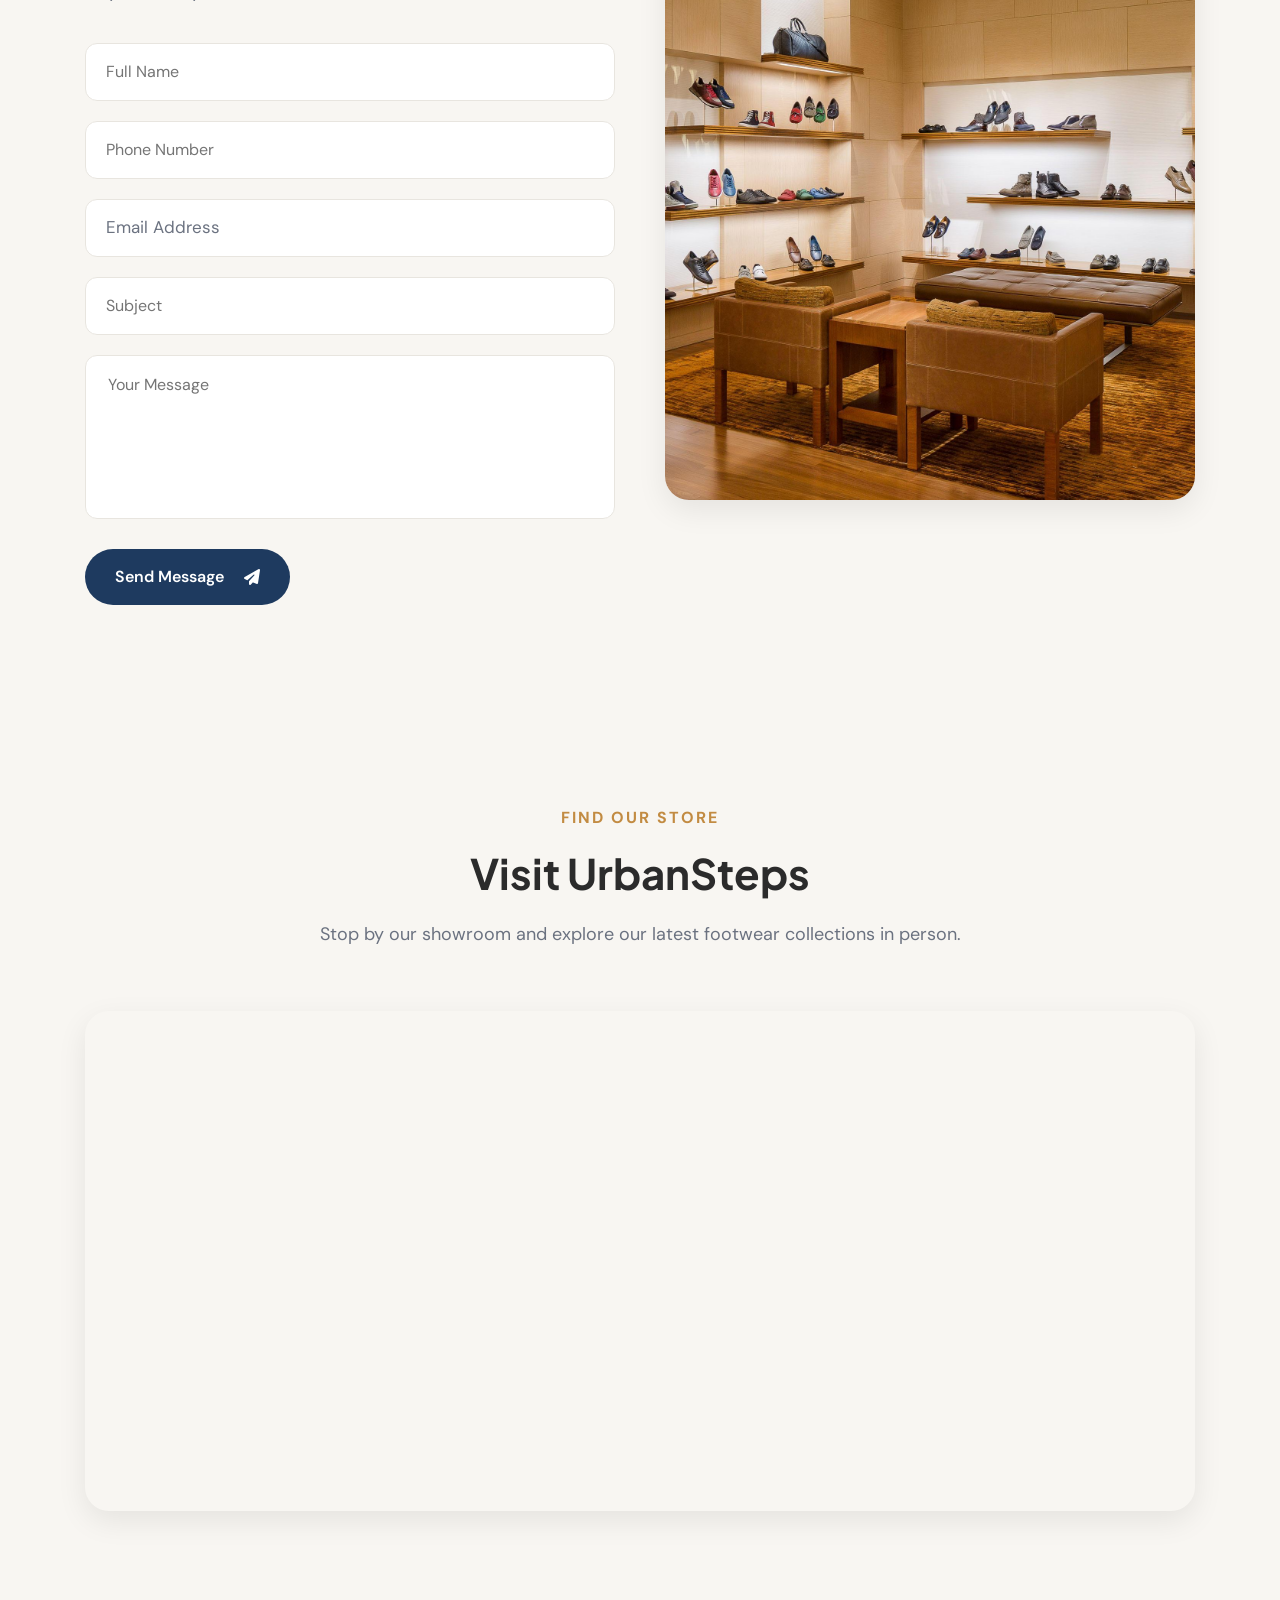
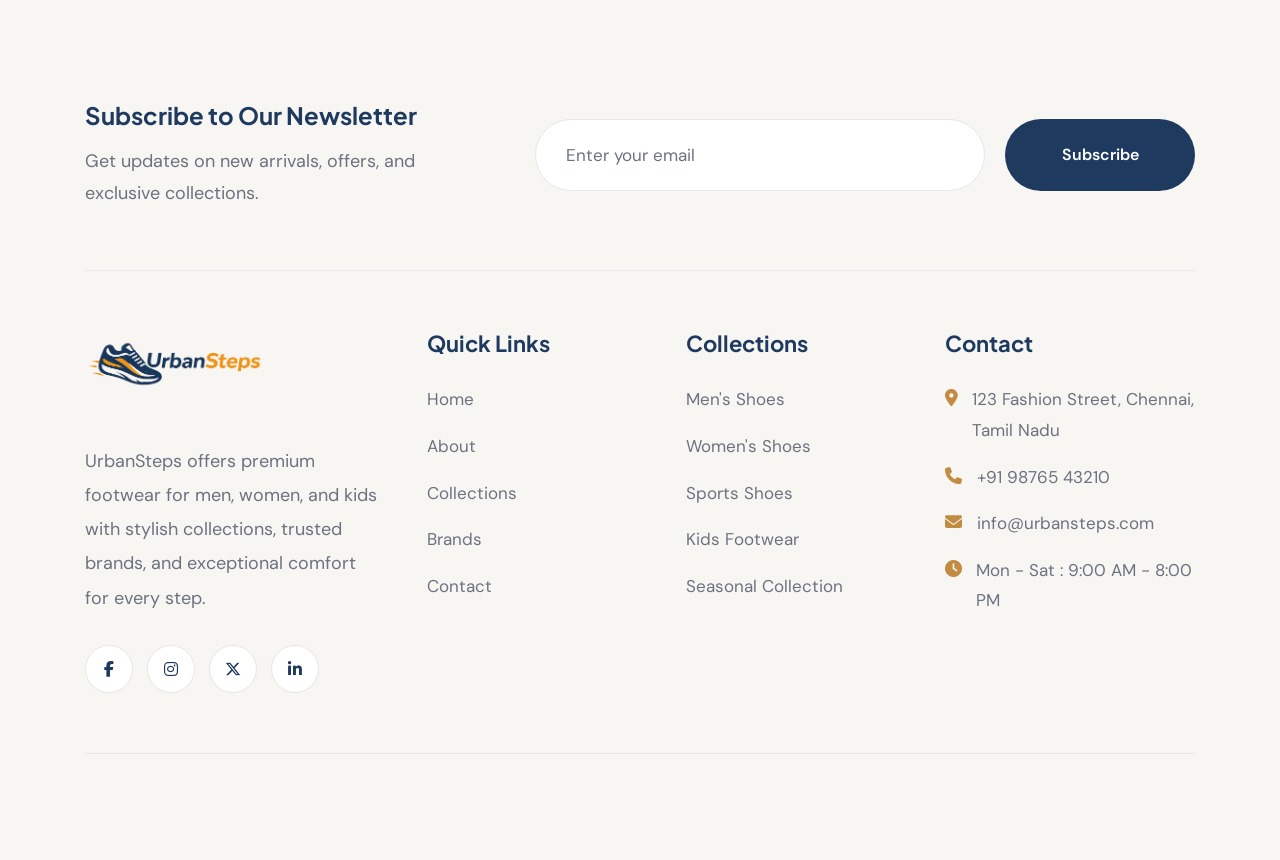
<file: contact.html>
<!DOCTYPE html>
<html lang="en" dir="ltr">

<head>

    <!-- Character Encoding -->
    <meta charset="UTF-8">

    <!-- Responsive -->
    <meta name="viewport" content="width=device-width, initial-scale=1.0">

    <!-- Website Title -->
    <title>UrbanSteps</title>

    <!-- SEO -->
    <meta name="description"
        content="Discover premium footwear for men, women, sports, and kids with UrbanSteps. Explore top brands, seasonal collections, and find your perfect fit.">

    <meta name="keywords"
        content="shoe store, footwear, sneakers, casual shoes, formal shoes, sports shoes, kids shoes, UrbanSteps">

    <meta name="author" content="UrbanSteps">

    <!-- Favicon -->
    <link rel="icon" href="images/favicon.png" type="image/png">

    <!-- Google Fonts -->
    <link rel="preconnect" href="https://fonts.googleapis.com">

    <link rel="preconnect" href="https://fonts.gstatic.com" crossorigin>

    <link
        href="https://fonts.googleapis.com/css2?family=Plus+Jakarta+Sans:wght@400;500;600;700;800&family=DM+Sans:wght@400;500;700&display=swap"
        rel="stylesheet">

    <!-- Font Awesome -->
    <link rel="stylesheet" href="https://cdnjs.cloudflare.com/ajax/libs/font-awesome/6.7.2/css/all.min.css">

    <!-- Swiper CSS -->
    <link rel="stylesheet" href="https://cdn.jsdelivr.net/npm/swiper@11/swiper-bundle.min.css">

    <!-- AOS CSS -->
    <link rel="stylesheet" href="https://unpkg.com/aos@2.3.4/dist/aos.css">

    <!-- Main CSS -->
    <link rel="stylesheet" href="css/style.css">

</head>

<body>

    <header class="header">

        <div class="global-container">

            <nav class="navbar">

                <!-- Logo -->

                <a href="index.html" class="logo">

                    <img src="images/logo.png" alt="UrbanSteps Logo">

                </a>

                <!-- Navigation -->

                <ul class="nav-menu">

                    <li class="menu-close-item">

                        <button class="menu-close">

                            <i class="fa-solid fa-xmark"></i>

                        </button>

                    </li>

                    <li><a href="index.html">Home 1</a></li>

                    <li><a href="home-2.html">Home 2</a></li>

                    <li><a href="about.html">About</a></li>

                    <li><a href="collections.html">Collections</a></li>

                    <li><a href="size-guide.html">Size Guide</a></li>

                    <li><a href="contact.html" class="active">Contact</a></li>

                    <li class="mobile-toggle-group">

                        <div class="mobile-toggle">

                            <button id="mobile-theme-toggle">

                                <i class="fa-solid fa-moon"></i>


                            </button>

                        </div>

                        <div class="mobile-toggle">

                            <button id="mobile-rtl-toggle">

                                <i class="fa-solid fa-right-left"></i>

                            </button>

                        </div>

                    </li>

                    <li class="mobile-bulk-order">

                        <a href="bulk-orders.html" class="primary-btn">

                            Bulk Orders

                        </a>

                    </li>

                    <li class="mobile-login">

                        <a href="login.html" class="primary-btn">

                            Login

                        </a>

                    </li>

                </ul>

                <!-- Right Side -->

                <div class="nav-right">

                    <button id="theme-toggle">

                        <i class="fa-solid fa-moon"></i>

                    </button>

                    <button id="rtl-toggle">

                        <i class="fa-solid fa-right-left"></i>

                    </button>

                    <a href="bulk-orders.html" class="bulk-order-btn">
                        Bulk Orders
                    </a>

                    <a href="login.html" class="primary-btn">

                        Login

                    </a>

                    <button class="menu-toggle">

                        <i class="fa-solid fa-bars"></i>

                    </button>

                </div>

            </nav>

        </div>

        <div class="nav-overlay"></div>

    </header>


    <!--======================================
        Page Hero
=======================================-->

    <section class="page-hero">

        <img src="images/contact-banner.jpg" alt="Contact Banner">

        <div class="page-hero-overlay"></div>

        <div class="global-container">

            <div class="page-hero-content">

                <h1>

                    Contact Us

                </h1>

                <p>

                    We're here to answer your questions and help you find the perfect footwear. Reach out to us anytime.

                </p>

            </div>

        </div>

    </section>

    <!--======================================
        Contact Information
=======================================-->

    <section class="contact-info section">

        <div class="global-container">

            <div class="section-title">

                <span class="section-subtitle">

                    Get In Touch

                </span>

                <h2>

                    We'd Love To Hear From You

                </h2>

                <p>

                    Have questions about our products or services? Reach out to us through any of the following contact
                    methods.

                </p>

            </div>

            <div class="contact-info-grid">

                <!-- Card -->

                <div class="contact-info-card">

                    <div class="contact-icon">

                        <i class="fa-solid fa-location-dot"></i>

                    </div>

                    <h3>

                        Visit Our Store

                    </h3>

                    <p>

                        125 Fashion Street,

                        <br>

                        Chennai - 600001,

                        <br>

                        Tamil Nadu, India

                    </p>

                </div>

                <!-- Card -->

                <div class="contact-info-card">

                    <div class="contact-icon">

                        <i class="fa-solid fa-phone"></i>

                    </div>

                    <h3>

                        Call Us

                    </h3>

                    <p>

                        +91 98765 43210

                        <br>

                        +91 91234 56789

                        <br>

                        +91 78906 54321

                    </p>

                </div>

                <!-- Card -->

                <div class="contact-info-card">

                    <div class="contact-icon">

                        <i class="fa-solid fa-envelope"></i>

                    </div>

                    <h3>

                        Email Us

                    </h3>

                    <p>

                        info@urbansteps.com

                        <br>

                        support@urbansteps.com

                        <br>

                        enquire@urbansteps.com

                    </p>

                </div>

                <!-- Card -->

                <div class="contact-info-card">

                    <div class="contact-icon">

                        <i class="fa-solid fa-clock"></i>

                    </div>

                    <h3>

                        Store Hours

                    </h3>

                    <p>

                        Mon - Sat

                        <br>

                        9:00 AM - 8:00 PM

                        <br>

                        Sunday : 10:00 AM-6:00 PM

                    </p>

                </div>

            </div>

        </div>

    </section>


    <!--======================================
        Contact Form
=======================================-->

    <section class="contact-form-section section">

        <div class="global-container">

            <div class="contact-wrapper">

                <!-- Left -->

                <div class="contact-form-content">

                    <span class="section-subtitle">

                        Send Us A Message

                    </span>

                    <h2>

                        We'd Love To Hear From You

                    </h2>

                    <p>

                        Have a question about our footwear collections or need assistance? Fill out the form below and
                        our team will get back to you shortly.

                    </p>

                    <form class="contact-form">

                        <div class="form-group">

                            <input type="text" placeholder="Full Name" required>

                        </div>

                        <div class="form-group">

                            <input type="tel" placeholder="Phone Number" required>

                        </div>

                        <div class="form-group">

                            <input type="email" placeholder="Email Address" required>

                        </div>

                        <div class="form-group">

                            <input type="text" placeholder="Subject" required>

                        </div>

                        <div class="form-group">

                            <textarea rows="6" placeholder="Your Message"></textarea>

                        </div>

                        <button type="submit" class="primary-btn">

                            Send Message

                            <i class="fa-solid fa-paper-plane"></i>

                        </button>

                    </form>

                </div>

                <!-- Right -->

                <div class="contact-image">

                    <img src="images/contact-store.jpg" alt="UrbanSteps Store">

                </div>

            </div>

        </div>

    </section>

    <!--======================================
        Google Map
=======================================-->

    <section class="contact-map section">

        <div class="global-container">

            <div class="section-title">

                <span class="section-subtitle">

                    Find Our Store

                </span>

                <h2>

                    Visit UrbanSteps

                </h2>

                <p>

                    Stop by our showroom and explore our latest footwear collections in person.

                </p>

            </div>

            <div class="map-wrapper">

                <iframe src="https://www.google.com/maps?q=Chennai,Tamil%20Nadu&output=embed" loading="lazy"
                    allowfullscreen referrerpolicy="no-referrer-when-downgrade">
                </iframe>

            </div>

        </div>

    </section>

    <footer class="footer">

        <div class="global-container">

            <!-- Newsletter -->

            <div class="footer-newsletter">

                <div>

                    <h4>Subscribe to Our Newsletter</h4>

                    <p>Get updates on new arrivals, offers, and exclusive collections.</p>

                </div>

                <form>

                    <input type="email" placeholder="Enter your email">

                    <button type="submit" class="primary-btn">

                        Subscribe

                    </button>

                </form>

            </div>

            <div class="footer-content">

                <!-- Footer About -->

                <div class="footer-column">

                    <a href="index.html" class="footer-logo">

                        <img src="images/logo.png" alt="UrbanSteps Logo">

                    </a>

                    <p>
                        UrbanSteps offers premium footwear for men, women, and kids with stylish collections, trusted
                        brands, and exceptional comfort for every step.
                    </p>

                    <div class="footer-social">

                        <a href="#"><i class="fa-brands fa-facebook-f"></i></a>

                        <a href="#"><i class="fa-brands fa-instagram"></i></a>

                        <a href="#"><i class="fa-brands fa-x-twitter"></i></a>

                        <a href="#"><i class="fa-brands fa-linkedin-in"></i></a>

                    </div>

                </div>

                <!-- Quick Links -->

                <div class="footer-column">

                    <h4>Quick Links</h4>

                    <ul>

                        <li><a href="index.html">Home</a></li>

                        <li><a href="about.html">About</a></li>

                        <li><a href="collections.html">Collections</a></li>

                        <li><a href="brands.html">Brands</a></li>

                        <li><a href="contact.html">Contact</a></li>

                    </ul>

                </div>

                <!-- Collections -->

                <div class="footer-column">

                    <h4>Collections</h4>

                    <ul>

                        <li><a href="#">Men's Shoes</a></li>

                        <li><a href="#">Women's Shoes</a></li>

                        <li><a href="#">Sports Shoes</a></li>

                        <li><a href="#">Kids Footwear</a></li>

                        <li><a href="#">Seasonal Collection</a></li>

                    </ul>

                </div>

                <!-- Contact -->

                <div class="footer-column">

                    <h4>Contact</h4>

                    <ul class="footer-contact">

                        <li>

                            <i class="fa-solid fa-location-dot"></i>

                            123 Fashion Street, Chennai, Tamil Nadu

                        </li>

                        <li>

                            <i class="fa-solid fa-phone"></i>

                            +91 98765 43210

                        </li>

                        <li>

                            <i class="fa-solid fa-envelope"></i>

                            info@urbansteps.com

                        </li>

                        <li>

                            <i class="fa-solid fa-clock"></i>

                            Mon - Sat : 9:00 AM - 8:00 PM

                        </li>

                    </ul>

                </div>

            </div>


            <!-- Footer Bottom -->

            <div class="footer-bottom">

                <p>

                    © 2026 UrbanSteps. All Rights Reserved.

                </p>

                <div class="footer-links">

                    <a href="#">Privacy Policy</a>

                    <a href="#">Terms & Conditions</a>

                </div>

            </div>

        </div>

    </footer>


    <!-- Swiper JS -->
    <script src="https://cdn.jsdelivr.net/npm/swiper@11/swiper-bundle.min.js"></script>

    <!-- Main JS -->
    <script src="js/main.js"></script>

</body>

</html>
</file>
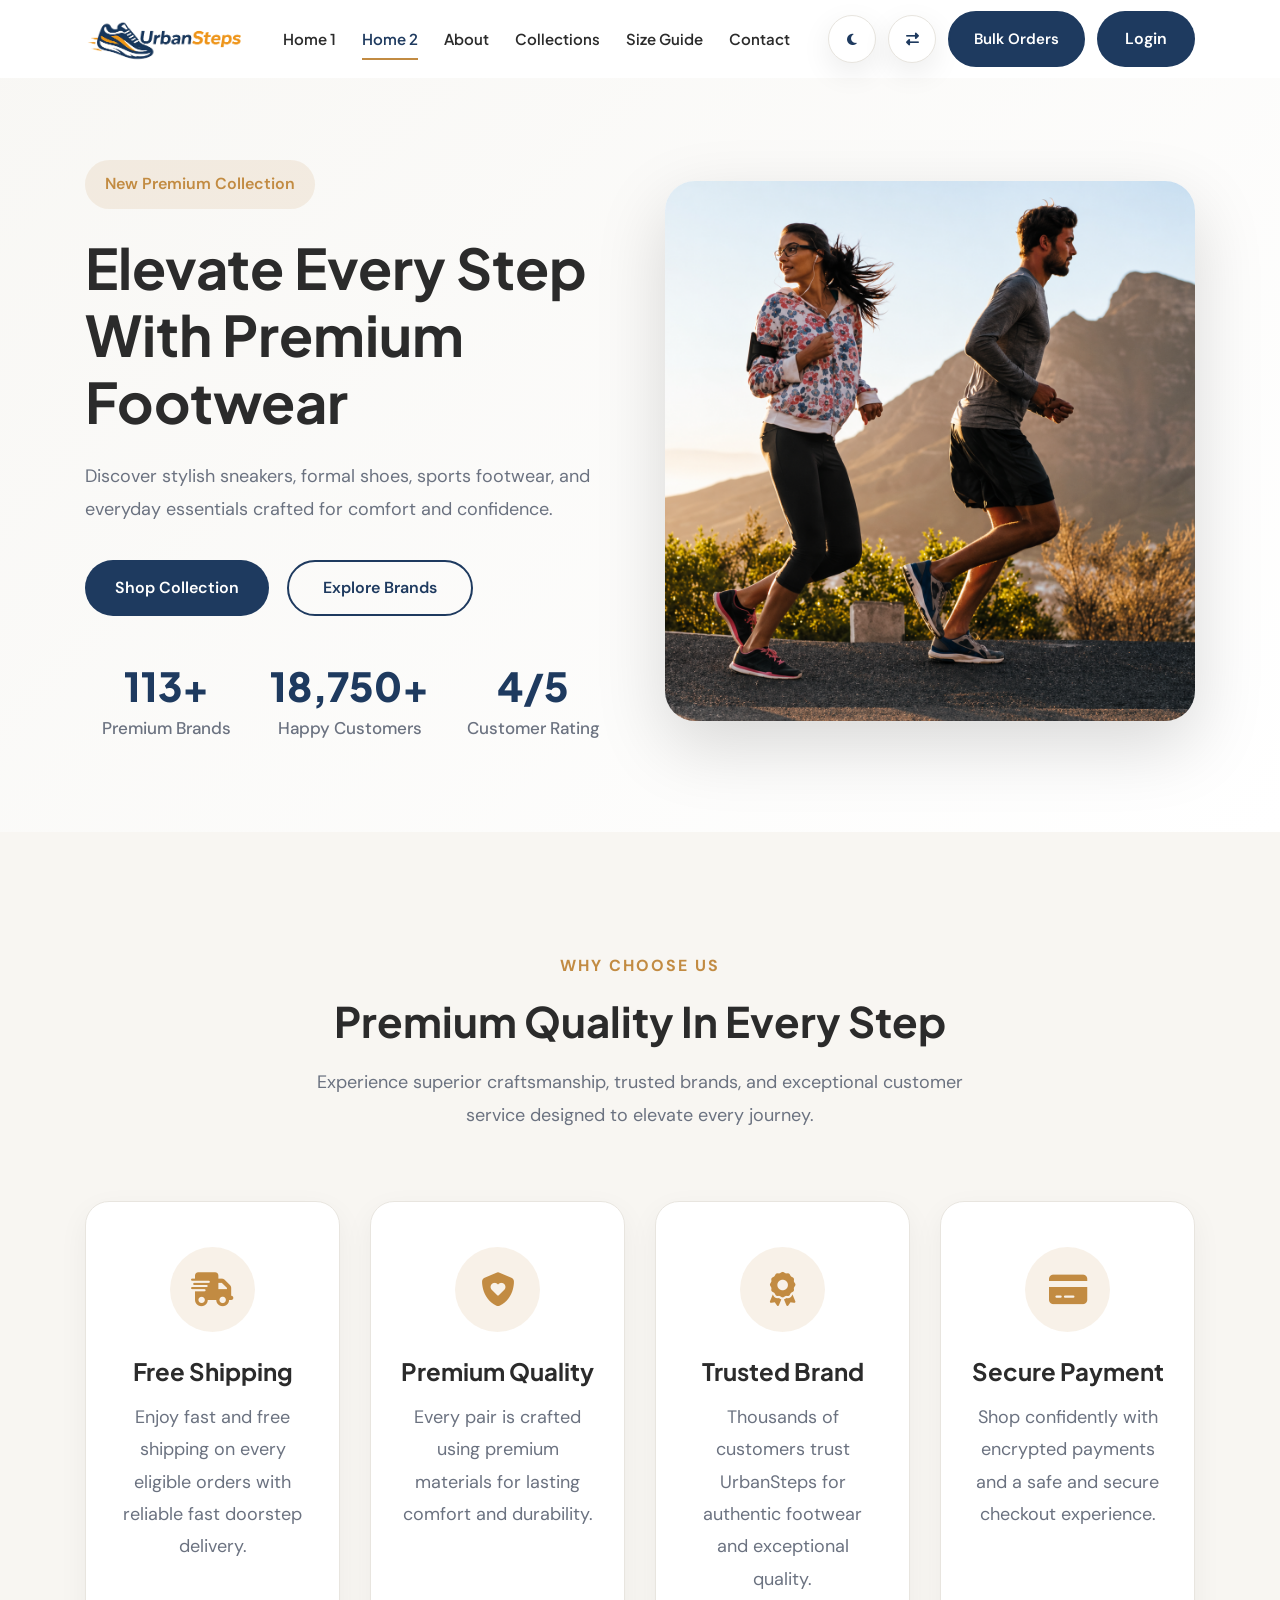
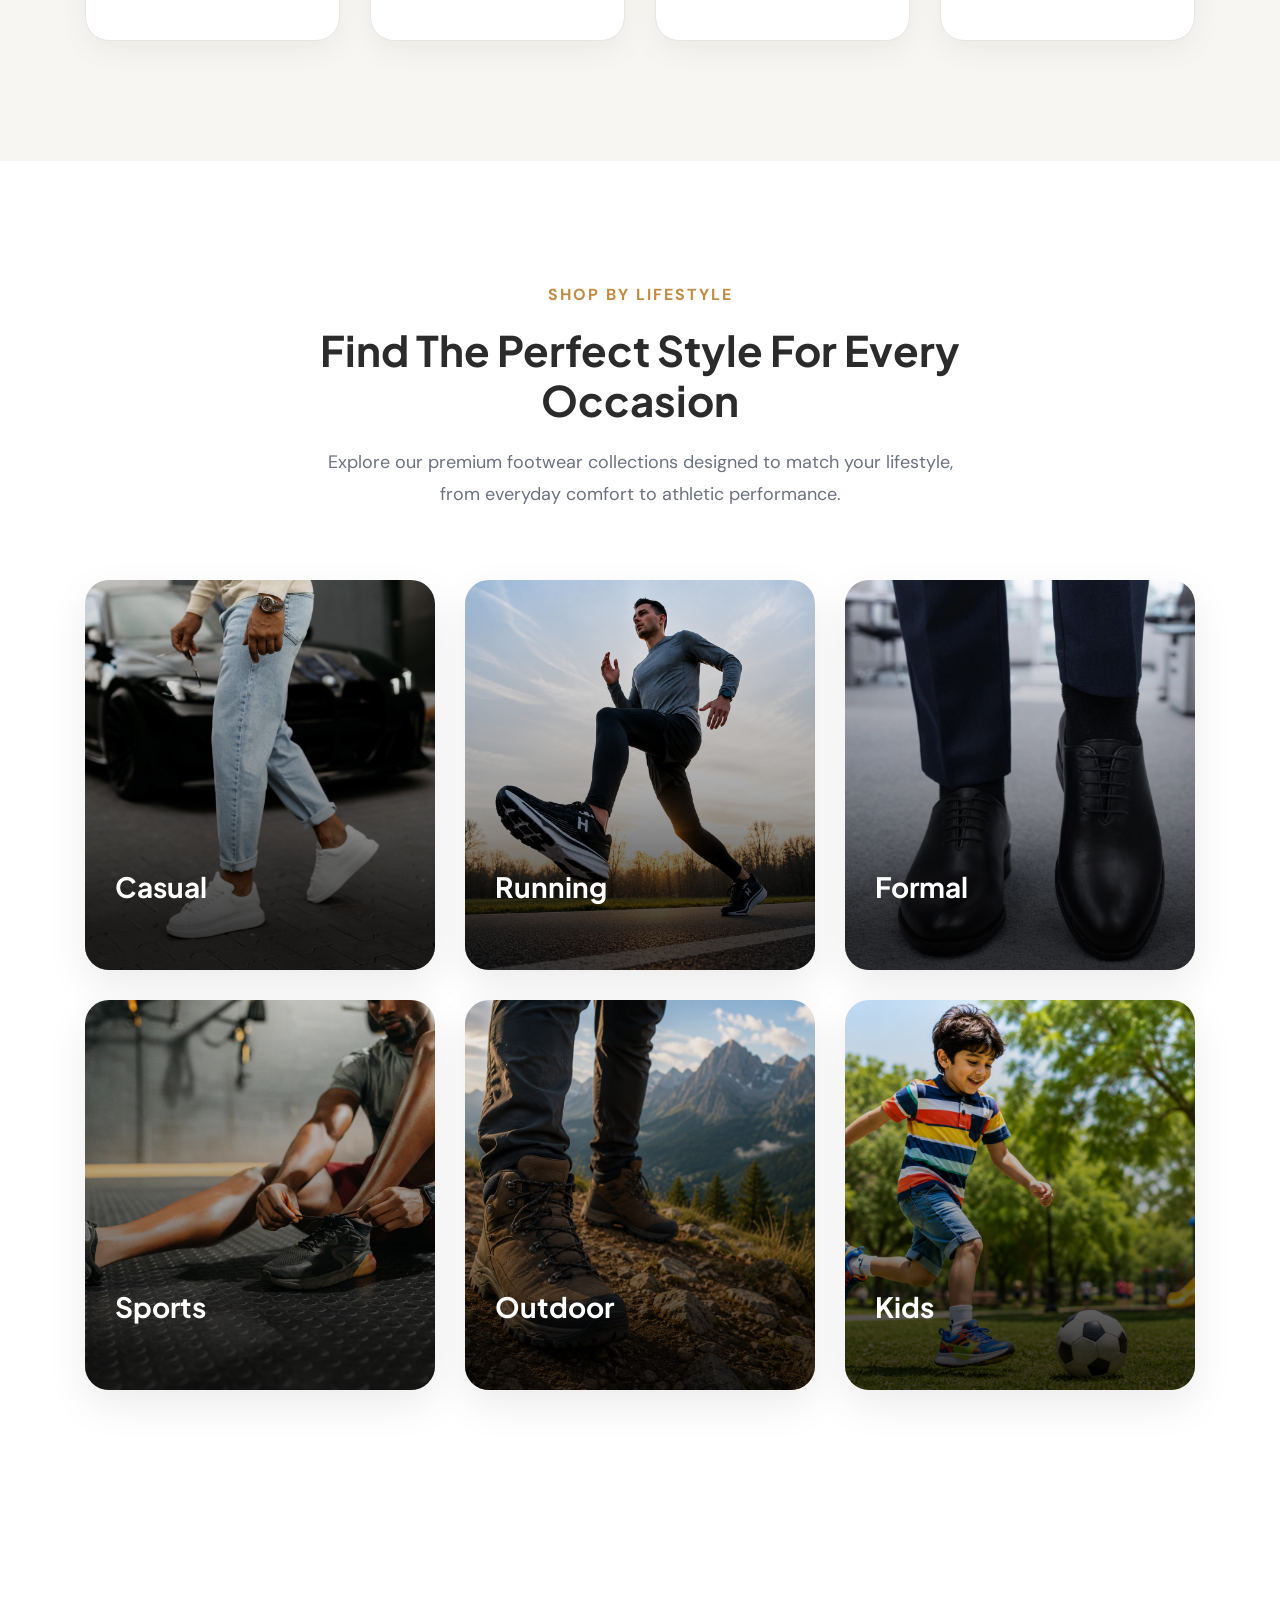
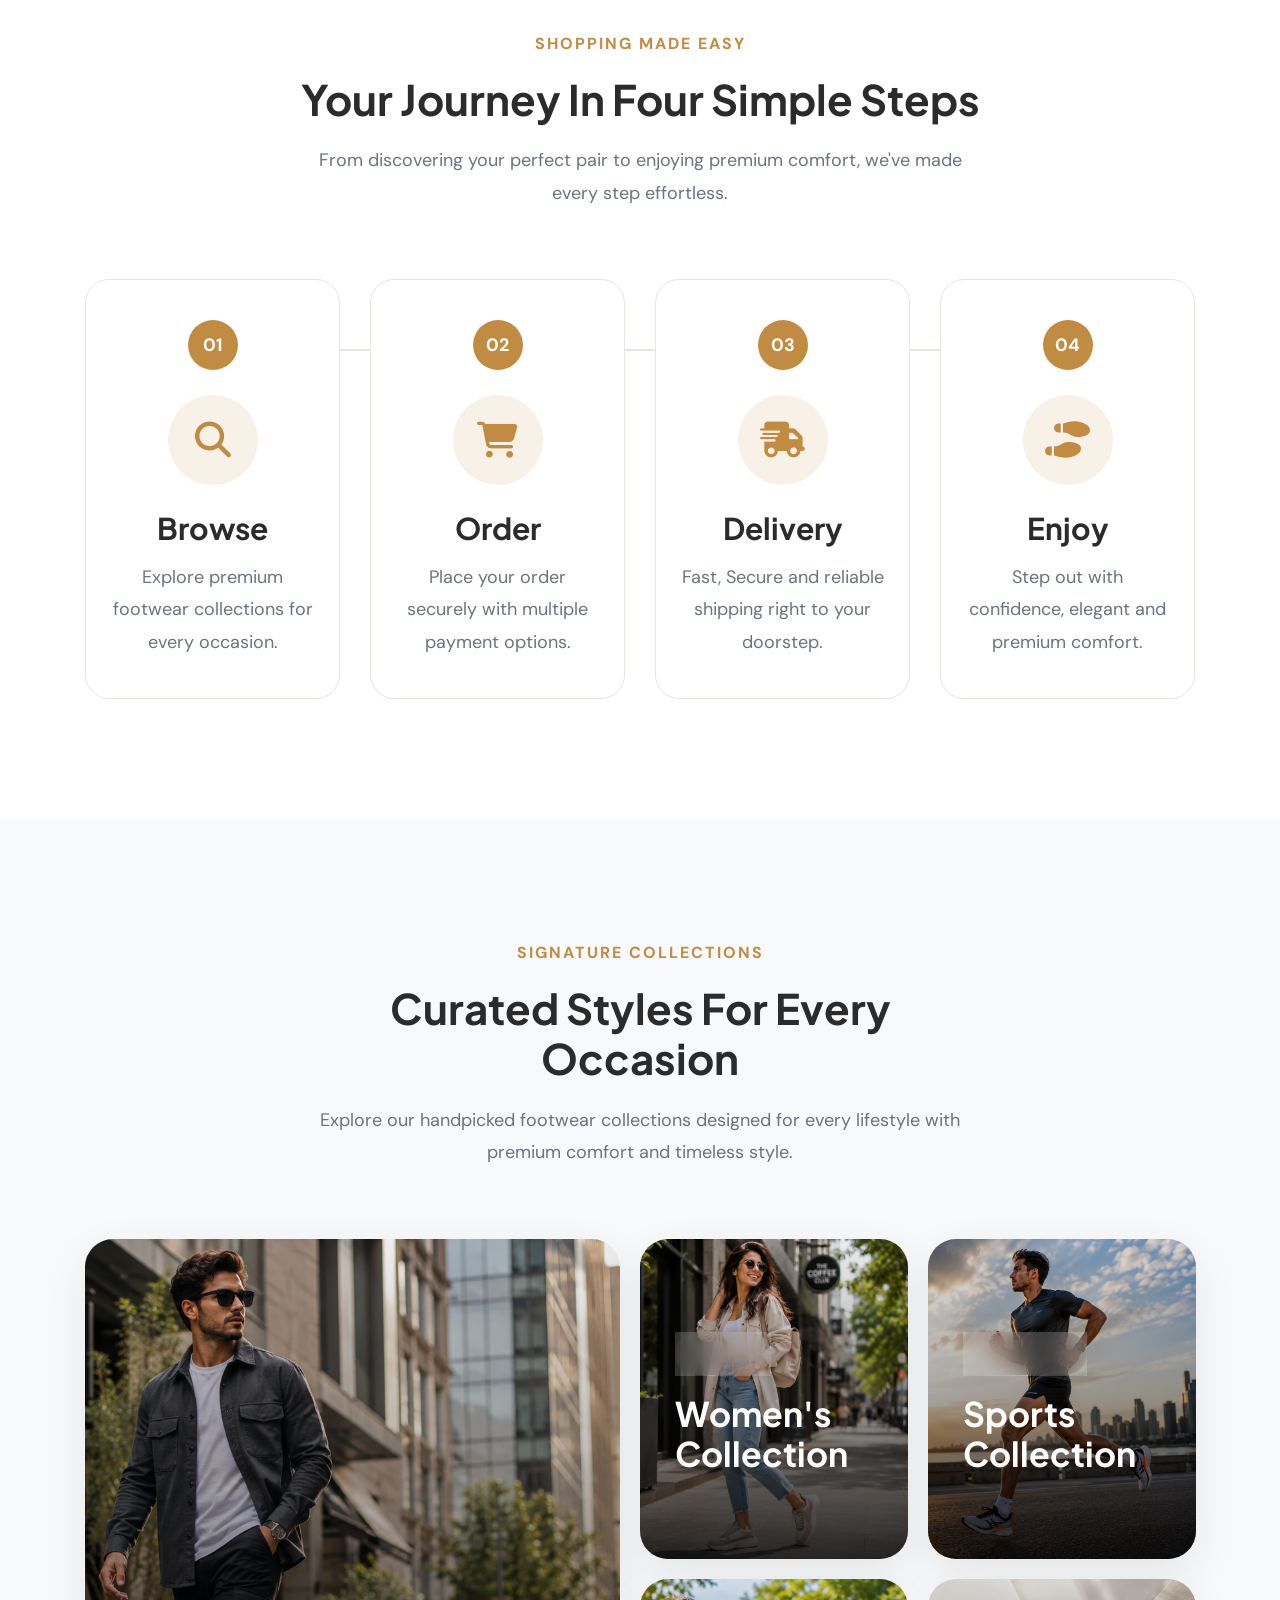
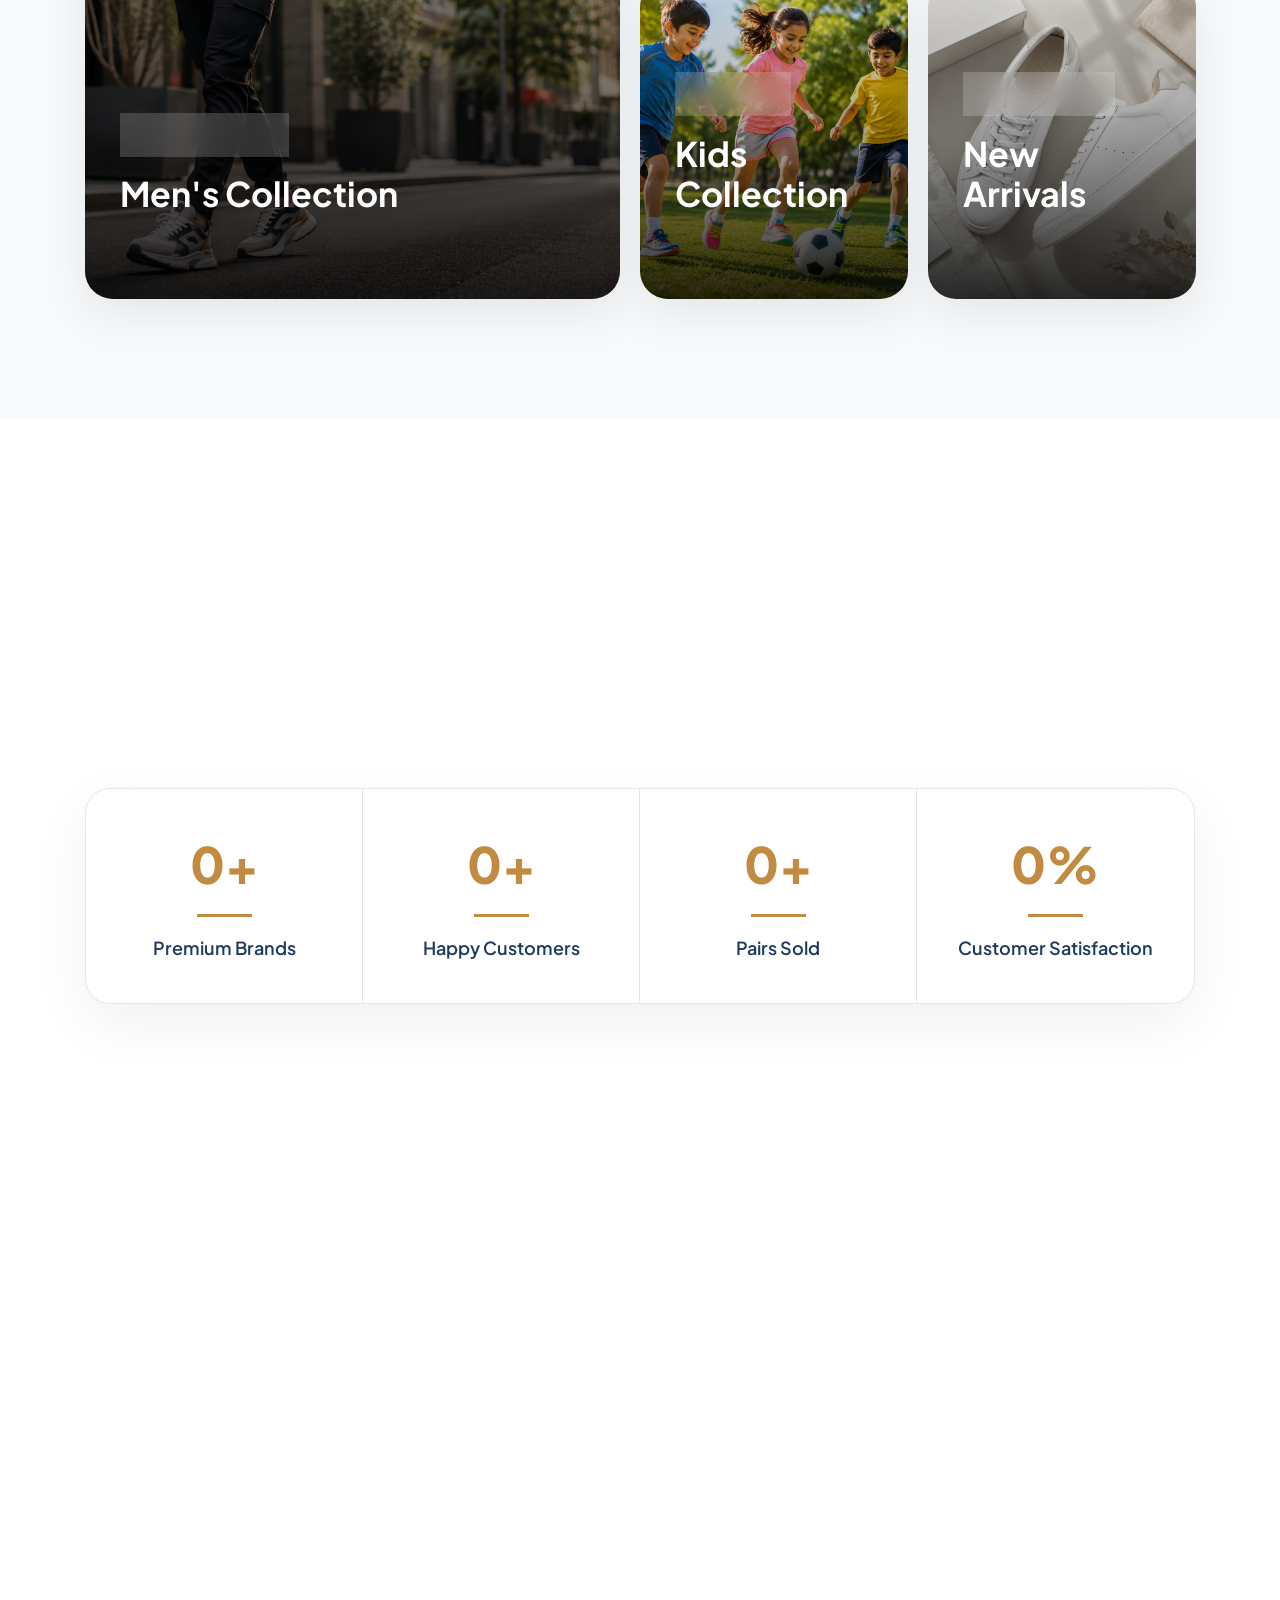
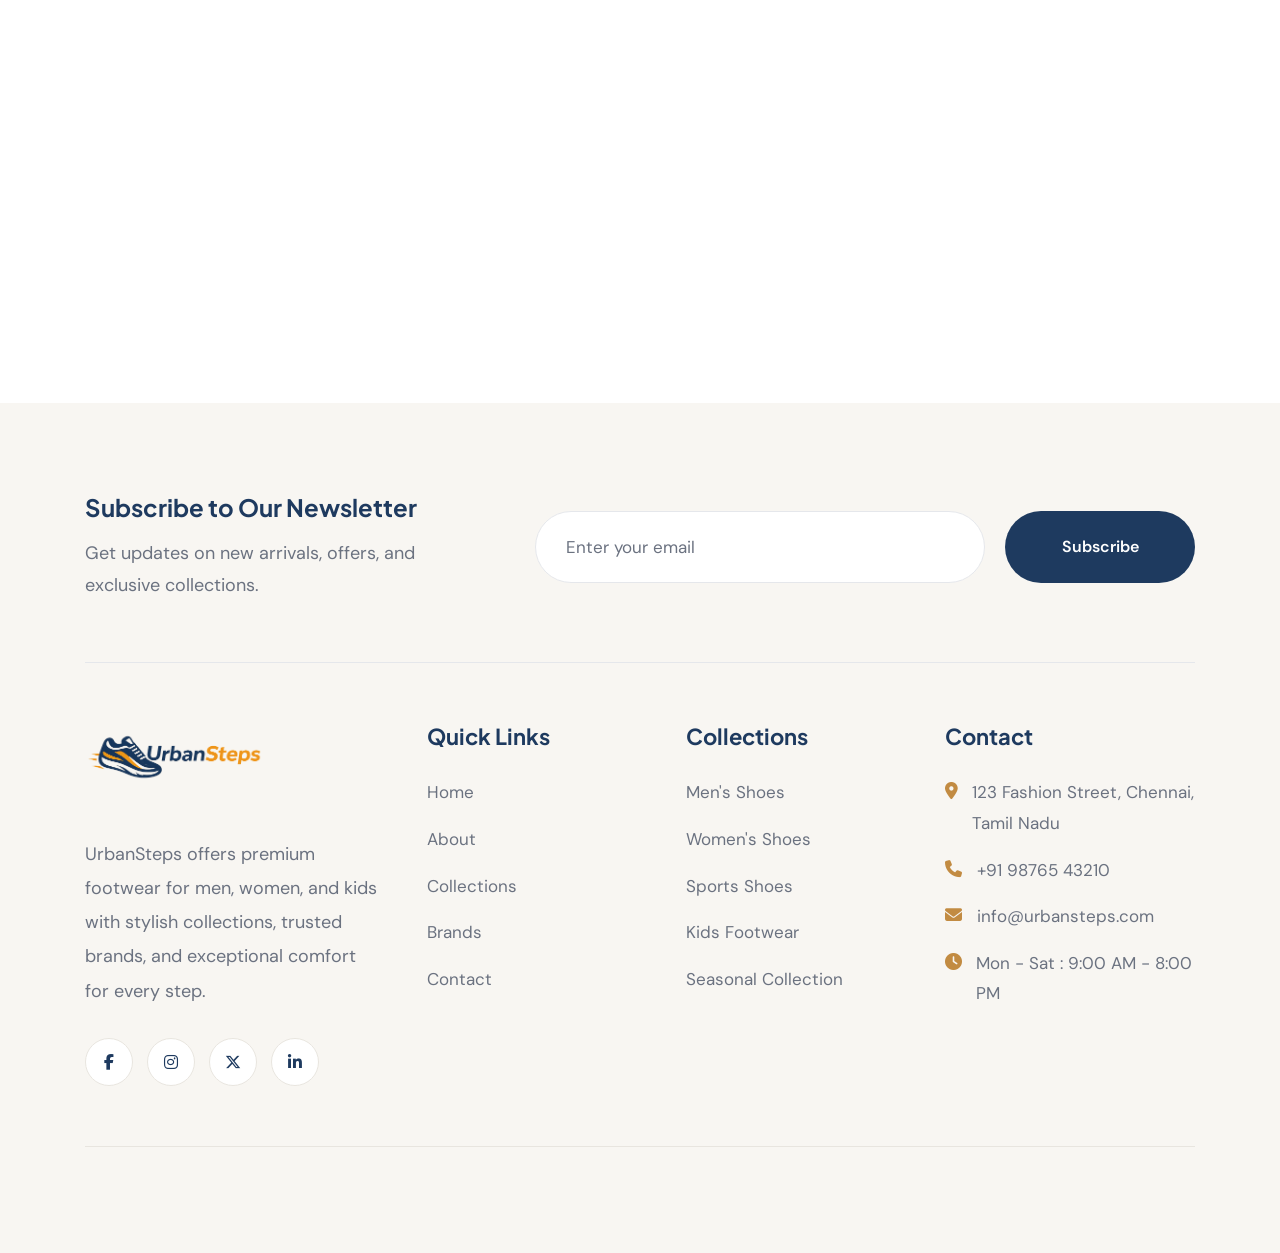
<file: home-2.html>
<!DOCTYPE html>
<html lang="en" dir="ltr">

<head>

    <!-- Character Encoding -->
    <meta charset="UTF-8">

    <!-- Responsive -->
    <meta name="viewport" content="width=device-width, initial-scale=1.0">

    <!-- Website Title -->
    <title>UrbanSteps</title>

    <!-- SEO -->
    <meta name="description"
        content="Discover premium footwear for men, women, sports, and kids with UrbanSteps. Explore top brands, seasonal collections, and find your perfect fit.">

    <meta name="keywords"
        content="shoe store, footwear, sneakers, casual shoes, formal shoes, sports shoes, kids shoes, UrbanSteps">

    <meta name="author" content="UrbanSteps">

    <!-- Favicon -->
    <link rel="icon" href="images/favicon.png" type="image/png">

    <!-- Google Fonts -->
    <link rel="preconnect" href="https://fonts.googleapis.com">

    <link rel="preconnect" href="https://fonts.gstatic.com" crossorigin>

    <link
        href="https://fonts.googleapis.com/css2?family=Plus+Jakarta+Sans:wght@400;500;600;700;800&family=DM+Sans:wght@400;500;700&display=swap"
        rel="stylesheet">

    <!-- Font Awesome -->
    <link rel="stylesheet" href="https://cdnjs.cloudflare.com/ajax/libs/font-awesome/6.7.2/css/all.min.css">

    <!-- Swiper CSS -->
    <link rel="stylesheet" href="https://cdn.jsdelivr.net/npm/swiper@11/swiper-bundle.min.css">

    <!-- AOS CSS -->
    <link rel="stylesheet" href="https://unpkg.com/aos@2.3.4/dist/aos.css">

    <!-- Main CSS -->
    <link rel="stylesheet" href="css/style.css">

</head>

<body>

    <header class="header">

        <div class="global-container">

            <nav class="navbar">

                <!-- Logo -->

                <a href="index.html" class="logo">

                    <img src="images/logo.png" alt="UrbanSteps Logo">

                </a>

                <!-- Navigation -->

                <ul class="nav-menu">

                    <li class="menu-close-item">

                        <button class="menu-close">

                            <i class="fa-solid fa-xmark"></i>

                        </button>

                    </li>

                    <li><a href="index.html">Home 1</a></li>

                    <li><a href="home-2.html" class="active">Home 2</a></li>

                    <li><a href="about.html">About</a></li>

                    <li><a href="collections.html">Collections</a></li>

                    <li><a href="size-guide.html">Size Guide</a></li>

                    <li><a href="contact.html">Contact</a></li>

                    <li class="mobile-toggle-group">

                        <div class="mobile-toggle">

                            <button id="mobile-theme-toggle">

                                <i class="fa-solid fa-moon"></i>


                            </button>

                        </div>

                        <div class="mobile-toggle">

                            <button id="mobile-rtl-toggle">

                                <i class="fa-solid fa-right-left"></i>

                            </button>

                        </div>

                    </li>

                    <li class="mobile-bulk-order">

                        <a href="bulk-orders.html" class="primary-btn">

                            Bulk Orders

                        </a>

                    </li>

                    <li class="mobile-login">

                        <a href="login.html" class="primary-btn">

                            Login

                        </a>

                    </li>

                </ul>

                <!-- Right Side -->

                <div class="nav-right">

                    <button id="theme-toggle">

                        <i class="fa-solid fa-moon"></i>

                    </button>

                    <button id="rtl-toggle">

                        <i class="fa-solid fa-right-left"></i>

                    </button>

                    <a href="bulk-orders.html" class="bulk-order-btn">
                        Bulk Orders
                    </a>

                    <a href="login.html" class="primary-btn">

                        Login

                    </a>

                    <button class="menu-toggle">

                        <i class="fa-solid fa-bars"></i>

                    </button>

                </div>

            </nav>

        </div>

        <div class="nav-overlay"></div>

    </header>


    <!--======================================
        Home 2 Hero
=======================================-->

    <section class="home2-hero">

        <div class="global-container">

            <div class="home2-hero-wrapper">

                <!-- Left Content -->

                <div class="home2-hero-content">

                    <span class="hero-badge">

                        New Premium Collection

                    </span>

                    <h1>

                        Elevate Every Step <br>

                        With Premium Footwear

                    </h1>

                    <p>

                        Discover stylish sneakers, formal shoes, sports footwear, and everyday essentials crafted for
                        comfort and confidence.

                    </p>

                    <div class="hero-buttons">

                        <a href="collections.html" class="primary-btn">

                            Shop Collection

                        </a>

                        <a href="brands.html" class="secondary-btn">

                            Explore Brands

                        </a>

                    </div>

                    <div class="hero-stats">

                        <div>

                            <h3>

                                <span class="counter" data-target="150">0</span>+

                            </h3>


                            <span>Premium Brands</span>

                        </div>

                        <div>

                            <h3>

                                <span class="counter" data-target="25000">0</span>+

                            </h3>

                            <span>Happy Customers</span>

                        </div>

                        <div>

                            <h3>

                                <span class="counter" data-target="4.9">0</span>/5

                            </h3>

                            <span>Customer Rating</span>

                        </div>

                    </div>

                </div>

                <!-- Right Image -->

                <div class="home2-hero-image">

                    <img src="images/home2-hero.png" alt="Premium Footwear">

                </div>

            </div>

        </div>

    </section>


    <!--======================================
        Why UrbanSteps
=======================================-->

    <section class="why-urbansteps">

        <div class="global-container">

            <div class="section-title">

                <span class="section-subtitle">

                    Why Choose Us

                </span>

                <h2>

                    Premium Quality In Every Step

                </h2>

                <p>

                    Experience superior craftsmanship, trusted brands, and exceptional customer service designed to
                    elevate every journey.

                </p>

            </div>

            <div class="why-grid">

                <!-- Card -->

                <div class="why-card">

                    <div class="why-icon">

                        <i class="fa-solid fa-truck-fast"></i>

                    </div>

                    <h3>

                        Free Shipping

                    </h3>

                    <p>

                        Enjoy fast and free shipping on every eligible orders with reliable fast doorstep delivery.

                    </p>

                </div>

                <!-- Card -->

                <div class="why-card">

                    <div class="why-icon">

                        <i class="fa-solid fa-shield-heart"></i>

                    </div>

                    <h3>

                        Premium Quality

                    </h3>

                    <p>

                        Every pair is crafted using premium materials for lasting comfort and durability.

                    </p>

                </div>

                <!-- Card -->

                <div class="why-card">

                    <div class="why-icon">

                        <i class="fa-solid fa-award"></i>

                    </div>

                    <h3>

                        Trusted Brand

                    </h3>

                    <p>

                        Thousands of customers trust UrbanSteps for authentic footwear and exceptional quality.

                    </p>

                </div>

                <!-- Card -->

                <div class="why-card">

                    <div class="why-icon">

                        <i class="fa-solid fa-credit-card"></i>

                    </div>

                    <h3>

                        Secure Payment

                    </h3>

                    <p>

                        Shop confidently with encrypted payments and a safe and secure checkout experience.

                    </p>

                </div>

            </div>

        </div>

    </section>

    <!--======================================
        Shop By Lifestyle
=======================================-->

    <section class="lifestyle-section">

        <div class="global-container">

            <div class="section-title">

                <span class="section-subtitle">

                    Shop By Lifestyle

                </span>

                <h2>

                    Find The Perfect Style For Every Occasion

                </h2>

                <p>

                    Explore our premium footwear collections designed to match your lifestyle, from everyday comfort to
                    athletic performance.

                </p>

            </div>

            <div class="lifestyle-grid">

                <!-- Casual -->

                <a href="collections.html" class="lifestyle-card">

                    <img src="images/lifestyle-1.jpg" alt="Casual Shoes">

                    <div class="lifestyle-overlay">

                        <h3>

                            Casual

                        </h3>

                        <span>

                            Explore

                            <i class="fa-solid fa-arrow-right"></i>

                        </span>

                    </div>

                </a>

                <!-- Running -->

                <a href="collections.html" class="lifestyle-card">

                    <img src="images/lifestyle-2.jpg" alt="Running Shoes">

                    <div class="lifestyle-overlay">

                        <h3>

                            Running

                        </h3>

                        <span>

                            Explore

                            <i class="fa-solid fa-arrow-right"></i>

                        </span>

                    </div>

                </a>

                <!-- Formal -->

                <a href="collections.html" class="lifestyle-card">

                    <img src="images/lifestyle-3.jpg" alt="Formal Shoes">

                    <div class="lifestyle-overlay">

                        <h3>

                            Formal

                        </h3>

                        <span>

                            Explore

                            <i class="fa-solid fa-arrow-right"></i>

                        </span>

                    </div>

                </a>

                <!-- Sports -->

                <a href="collections.html" class="lifestyle-card">

                    <img src="images/lifestyle-4.jpg" alt="Sports Shoes">

                    <div class="lifestyle-overlay">

                        <h3>

                            Sports

                        </h3>

                        <span>

                            Explore

                            <i class="fa-solid fa-arrow-right"></i>

                        </span>

                    </div>

                </a>

                <!-- Outdoor -->

                <a href="collections.html" class="lifestyle-card">

                    <img src="images/lifestyle-5.jpg" alt="Outdoor Shoes">

                    <div class="lifestyle-overlay">

                        <h3>

                            Outdoor

                        </h3>

                        <span>

                            Explore

                            <i class="fa-solid fa-arrow-right"></i>

                        </span>

                    </div>

                </a>

                <!-- Kids -->

                <a href="collections.html" class="lifestyle-card">

                    <img src="images/lifestyle-6.jpg" alt="Kids Shoes">

                    <div class="lifestyle-overlay">

                        <h3>

                            Kids

                        </h3>

                        <span>

                            Explore

                            <i class="fa-solid fa-arrow-right"></i>

                        </span>

                    </div>

                </a>

            </div>

        </div>

    </section>


    <section class="shopping-process">

        <div class="global-container">

            <div class="section-title">

                <span class="section-subtitle">

                    Shopping Made Easy

                </span>

                <h2>

                    Your Journey In Four Simple Steps

                </h2>

                <p>

                    From discovering your perfect pair to enjoying premium comfort, we've made every step effortless.

                </p>

            </div>

            <div class="process-wrapper">

                <div class="process-card">

                    <span class="process-number">01</span>

                    <div class="process-icon">

                        <i class="fa-solid fa-magnifying-glass"></i>

                    </div>

                    <h3>Browse</h3>

                    <p>Explore premium footwear collections for every occasion.</p>

                </div>

                <div class="process-card">

                    <span class="process-number">02</span>

                    <div class="process-icon">

                        <i class="fa-solid fa-cart-shopping"></i>

                    </div>

                    <h3>Order</h3>

                    <p>Place your order securely with multiple payment options.</p>

                </div>

                <div class="process-card">

                    <span class="process-number">03</span>

                    <div class="process-icon">

                        <i class="fa-solid fa-truck-fast"></i>

                    </div>

                    <h3>Delivery</h3>

                    <p>Fast, Secure and reliable shipping right to your doorstep.</p>

                </div>

                <div class="process-card">

                    <span class="process-number">04</span>

                    <div class="process-icon">

                        <i class="fa-solid fa-shoe-prints"></i>

                    </div>

                    <h3>Enjoy</h3>

                    <p>Step out with confidence, elegant and premium comfort.</p>

                </div>

            </div>

        </div>

    </section>

    <!--======================================
        Signature Collections
=======================================-->

    <section class="signature-collections">

        <div class="global-container">

            <div class="section-title">

                <span class="section-subtitle">

                    Signature Collections

                </span>

                <h2>

                    Curated Styles For Every Occasion

                </h2>

                <p>

                    Explore our handpicked footwear collections designed for every lifestyle with premium comfort and
                    timeless style.

                </p>

            </div>

            <div class="signature-grid">

                <!-- Large Card -->

                <a href="collections.html" class="signature-card signature-large">

                    <img src="images/signature-1.jpg" alt="Men's Collection">

                    <div class="signature-overlay">

                        <span>

                            Premium Collection

                        </span>

                        <h3>

                            Men's Collection

                        </h3>

                        <div class="signature-link">

                            Shop Now

                            <i class="fa-solid fa-arrow-right"></i>

                        </div>

                    </div>

                </a>

                <!-- Top Right -->

                <a href="collections.html" class="signature-card">

                    <img src="images/signature-2.jpg" alt="Women's Collection">

                    <div class="signature-overlay">

                        <span>

                            Trending

                        </span>

                        <h3>

                            Women's Collection

                        </h3>

                        <div class="signature-link">

                            Shop Now

                            <i class="fa-solid fa-arrow-right"></i>

                        </div>

                    </div>

                </a>

                <!-- Bottom Left -->

                <a href="collections.html" class="signature-card">

                    <img src="images/signature-3.jpg" alt="Sports Collection">

                    <div class="signature-overlay">

                        <span>

                            Performance

                        </span>

                        <h3>

                            Sports Collection

                        </h3>

                        <div class="signature-link">

                            Shop Now

                            <i class="fa-solid fa-arrow-right"></i>

                        </div>

                    </div>

                </a>

                <!-- Bottom Right -->

                <a href="collections.html" class="signature-card">

                    <img src="images/signature-4.jpg" alt="Kids Collection">

                    <div class="signature-overlay">

                        <span>

                            Best Sellers

                        </span>

                        <h3>

                            Kids Collection

                        </h3>

                        <div class="signature-link">

                            Shop Now

                            <i class="fa-solid fa-arrow-right"></i>

                        </div>

                    </div>

                </a>

                <!-- New Arrivals -->

                <a href="collections.html" class="signature-card">

                    <img src="images/signature-5.jpg" alt="New Arrivals">

                    <div class="signature-overlay">

                        <span>

                            Latest Collection

                        </span>

                        <h3>

                            New Arrivals

                        </h3>

                        <div class="signature-link">

                            Shop Now

                            <i class="fa-solid fa-arrow-right"></i>

                        </div>

                    </div>

                </a>

            </div>

        </div>

    </section>


    <!--======================================
        Milestones
=======================================-->

    <section class="milestones-section">

        <div class="global-container">

            <div class="section-title">

                <span class="section-subtitle">

                    Our Achievements

                </span>

                <h2>

                    UrbanSteps In Numbers

                </h2>

                <p>

                    Every milestone reflects our passion for premium footwear and customer satisfaction.

                </p>

            </div>

            <div class="milestones-wrapper">

                <div class="milestone-box">

                    <h3>

                        <span class="counter" data-target="150">0</span>+

                    </h3>

                    <span class="divider"></span>

                    <h4>Premium Brands</h4>

                </div>

                <div class="milestone-box">

                    <h3>

                        <span class="counter" data-target="25000">0</span>+

                    </h3>

                    <span class="divider"></span>

                    <h4>Happy Customers</h4>

                </div>

                <div class="milestone-box">

                    <h3>

                        <span class="counter" data-target="500000">0</span>+

                    </h3>

                    <span class="divider"></span>

                    <h4>Pairs Sold</h4>

                </div>

                <div class="milestone-box">

                    <h3>

                        <span class="counter" data-target="99">0</span>%

                    </h3>

                    <span class="divider"></span>

                    <h4>Customer Satisfaction</h4>

                </div>

            </div>

        </div>

    </section>

    <!--======================================
        Customer Testimonials
=======================================-->

    <section class="customer-testimonials">

        <div class="global-container">

            <div class="section-title">

                <span class="section-subtitle">

                    Customer Reviews

                </span>

                <h2>

                    Loved By Thousands Of Customers

                </h2>

                <p>

                    Hear what our customers have to say about the comfort, quality, and style of UrbanSteps footwear.

                </p>

            </div>

            <div class="testimonial-grid">

                <!-- Card -->

                <div class="testimonial-card">

                    <div class="quote-icon">

                        <i class="fa-solid fa-quote-right"></i>

                    </div>

                    <div class="testimonial-stars">

                        <i class="fa-solid fa-star"></i>

                        <i class="fa-solid fa-star"></i>

                        <i class="fa-solid fa-star"></i>

                        <i class="fa-solid fa-star"></i>

                        <i class="fa-solid fa-star"></i>

                    </div>

                    <p>

                        "Absolutely loved the comfort. The shoes look stylish and feel amazing even after
                        wearing them all day."

                    </p>

                    <div class="testimonial-user">

                        <img src="images/customer-1.jpg" alt="Customer">

                        <div>

                            <h4>

                                Arjun Kumar

                            </h4>

                            <span>

                                Verified Buyer

                            </span>

                        </div>

                    </div>

                </div>

                <!-- Card -->

                <div class="testimonial-card">

                    <div class="quote-icon">

                        <i class="fa-solid fa-quote-right"></i>

                    </div>

                    <div class="testimonial-stars">

                        <i class="fa-solid fa-star"></i>

                        <i class="fa-solid fa-star"></i>

                        <i class="fa-solid fa-star"></i>

                        <i class="fa-solid fa-star"></i>

                        <i class="fa-solid fa-star"></i>

                    </div>

                    <p>

                        "Fast delivery and premium packaging. The shoes were exceeded my expectations and the fit was
                        perfect."

                    </p>

                    <div class="testimonial-user">

                        <img src="images/customer-2.jpg" alt="Customer">

                        <div>

                            <h4>

                                Priya Sharma

                            </h4>

                            <span>

                                Regular Customer

                            </span>

                        </div>

                    </div>

                </div>

                <!-- Card -->

                <div class="testimonial-card">

                    <div class="quote-icon">

                        <i class="fa-solid fa-quote-right"></i>

                    </div>

                    <div class="testimonial-stars">

                        <i class="fa-solid fa-star"></i>

                        <i class="fa-solid fa-star"></i>

                        <i class="fa-solid fa-star"></i>

                        <i class="fa-solid fa-star"></i>

                        <i class="fa-solid fa-star"></i>

                    </div>

                    <p>

                        "Excellent customer service and outstanding quality. I will definitely recommend UrbanSteps to
                        my friends."

                    </p>

                    <div class="testimonial-user">

                        <img src="images/customer-3.jpg" alt="Customer">

                        <div>

                            <h4>

                                Rahul Mehta

                            </h4>

                            <span>

                                Sports Enthusiast

                            </span>

                        </div>

                    </div>

                </div>

            </div>

        </div>

    </section>

    <footer class="footer">

        <div class="global-container">

            <!-- Newsletter -->

            <div class="footer-newsletter">

                <div>

                    <h4>Subscribe to Our Newsletter</h4>

                    <p>Get updates on new arrivals, offers, and exclusive collections.</p>

                </div>

                <form>

                    <input type="email" placeholder="Enter your email">

                    <button type="submit" class="primary-btn">

                        Subscribe

                    </button>

                </form>

            </div>

            <div class="footer-content">

                <!-- Footer About -->

                <div class="footer-column">

                    <a href="index.html" class="footer-logo">

                        <img src="images/logo.png" alt="UrbanSteps Logo">

                    </a>

                    <p>
                        UrbanSteps offers premium footwear for men, women, and kids with stylish collections, trusted
                        brands, and exceptional comfort for every step.
                    </p>

                    <div class="footer-social">

                        <a href="#"><i class="fa-brands fa-facebook-f"></i></a>

                        <a href="#"><i class="fa-brands fa-instagram"></i></a>

                        <a href="#"><i class="fa-brands fa-x-twitter"></i></a>

                        <a href="#"><i class="fa-brands fa-linkedin-in"></i></a>

                    </div>

                </div>

                <!-- Quick Links -->

                <div class="footer-column">

                    <h4>Quick Links</h4>

                    <ul>

                        <li><a href="index.html">Home</a></li>

                        <li><a href="about.html">About</a></li>

                        <li><a href="collections.html">Collections</a></li>

                        <li><a href="brands.html">Brands</a></li>

                        <li><a href="contact.html">Contact</a></li>

                    </ul>

                </div>

                <!-- Collections -->

                <div class="footer-column">

                    <h4>Collections</h4>

                    <ul>

                        <li><a href="#">Men's Shoes</a></li>

                        <li><a href="#">Women's Shoes</a></li>

                        <li><a href="#">Sports Shoes</a></li>

                        <li><a href="#">Kids Footwear</a></li>

                        <li><a href="#">Seasonal Collection</a></li>

                    </ul>

                </div>

                <!-- Contact -->

                <div class="footer-column">

                    <h4>Contact</h4>

                    <ul class="footer-contact">

                        <li>

                            <i class="fa-solid fa-location-dot"></i>

                            123 Fashion Street, Chennai, Tamil Nadu

                        </li>

                        <li>

                            <i class="fa-solid fa-phone"></i>

                            +91 98765 43210

                        </li>

                        <li>

                            <i class="fa-solid fa-envelope"></i>

                            info@urbansteps.com

                        </li>

                        <li>

                            <i class="fa-solid fa-clock"></i>

                            Mon - Sat : 9:00 AM - 8:00 PM

                        </li>

                    </ul>

                </div>

            </div>


            <!-- Footer Bottom -->

            <div class="footer-bottom">

                <p>

                    © 2026 UrbanSteps. All Rights Reserved.

                </p>

                <div class="footer-links">

                    <a href="#">Privacy Policy</a>

                    <a href="#">Terms & Conditions</a>

                </div>

            </div>

        </div>

    </footer>


    <!-- Swiper JS -->
    <script src="https://cdn.jsdelivr.net/npm/swiper@11/swiper-bundle.min.js"></script>

    <!-- Main JS -->
    <script src="js/main.js"></script>

</body>

</html>
</file>
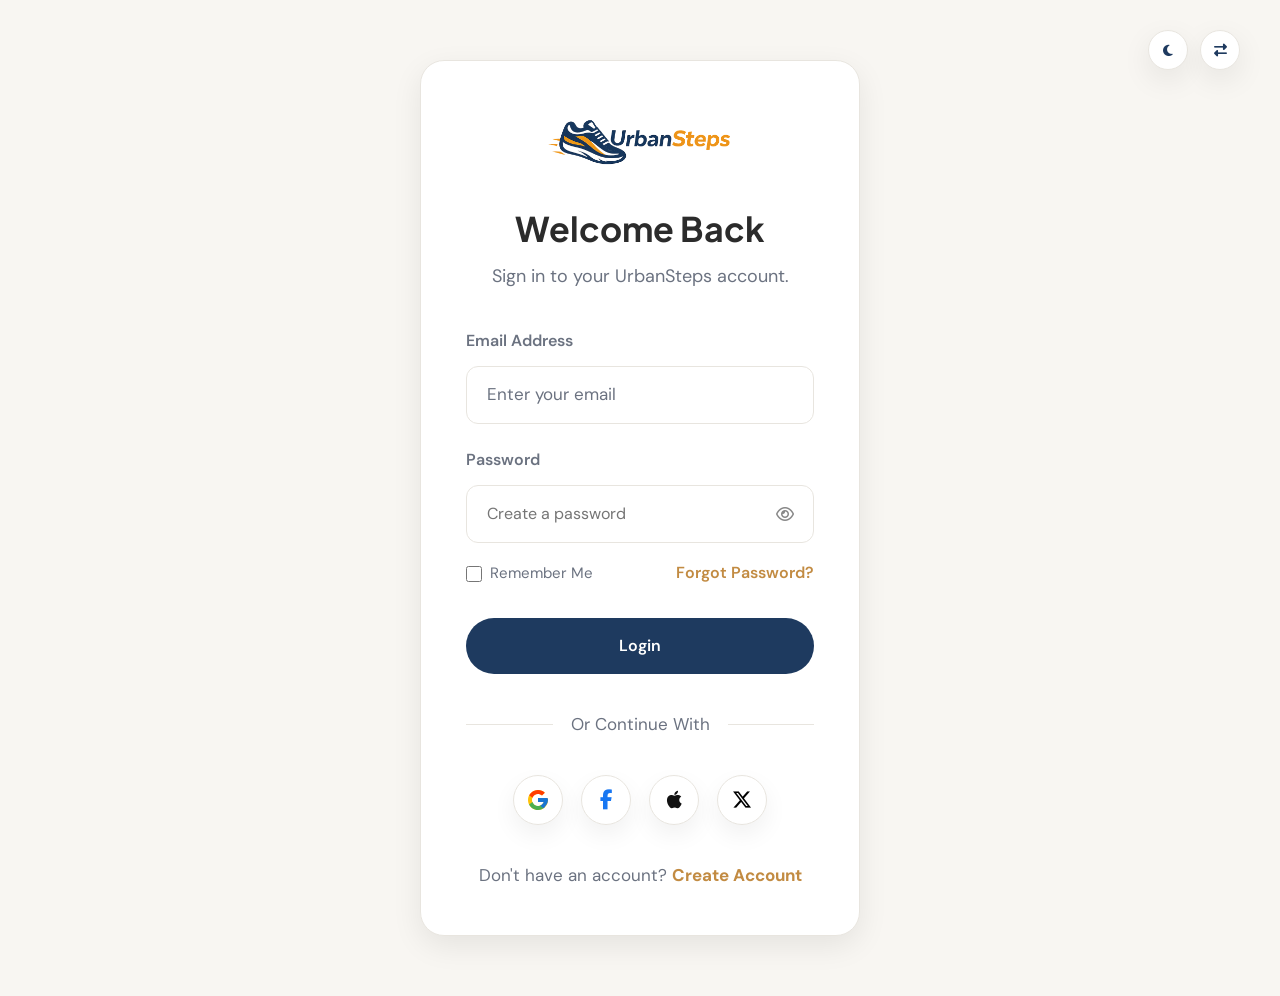
<file: login.html>
<!DOCTYPE html>
<html lang="en" dir="ltr">

<head>

    <!-- Character Encoding -->
    <meta charset="UTF-8">

    <!-- Responsive -->
    <meta name="viewport" content="width=device-width, initial-scale=1.0">

    <!-- Website Title -->
    <title>UrbanSteps</title>

    <!-- SEO -->
    <meta name="description"
        content="Discover premium footwear for men, women, sports, and kids with UrbanSteps. Explore top brands, seasonal collections, and find your perfect fit.">

    <meta name="keywords"
        content="shoe store, footwear, sneakers, casual shoes, formal shoes, sports shoes, kids shoes, UrbanSteps">

    <meta name="author" content="UrbanSteps">

    <!-- Favicon -->
    <link rel="icon" href="images/favicon.png" type="image/png">

    <!-- Google Fonts -->
    <link rel="preconnect" href="https://fonts.googleapis.com">

    <link rel="preconnect" href="https://fonts.gstatic.com" crossorigin>

    <link
        href="https://fonts.googleapis.com/css2?family=Plus+Jakarta+Sans:wght@400;500;600;700;800&family=DM+Sans:wght@400;500;700&display=swap"
        rel="stylesheet">

    <!-- Font Awesome -->
    <link rel="stylesheet" href="https://cdnjs.cloudflare.com/ajax/libs/font-awesome/6.7.2/css/all.min.css">

    <!-- Swiper CSS -->
    <link rel="stylesheet" href="https://cdn.jsdelivr.net/npm/swiper@11/swiper-bundle.min.css">

    <!-- AOS CSS -->
    <link rel="stylesheet" href="https://unpkg.com/aos@2.3.4/dist/aos.css">

    <!-- Main CSS -->
    <link rel="stylesheet" href="css/style.css">

</head>

<body>


    <section class="auth-section">

        <div class="auth-top-actions">

            <button id="theme-toggle">

                <i class="fa-solid fa-moon"></i>

            </button>

            <button id="rtl-toggle">

                <i class="fa-solid fa-right-left"></i>

            </button>

        </div>

        <div class="auth-card">

            <!-- Logo -->

            <a href="index.html" class="auth-logo">

                <img src="images/logo.png" alt="UrbanSteps">

            </a>

            <!-- Heading -->

            <div class="auth-heading">

                <h2>

                    Welcome Back

                </h2>

                <p>

                    Sign in to your UrbanSteps account.

                </p>

            </div>

            <!-- Form -->

            <form class="auth-form">

                <div class="form-group">

                    <label>

                        Email Address

                    </label>

                    <input type="email" placeholder="Enter your email" required>

                </div>

                <div class="form-group password-group">

                    <label>Password</label>

                    <div class="password-field">

                        <input type="password" placeholder="Create a password">

                        <span class="toggle-password">

                            <i class="fa-regular fa-eye"></i>

                        </span>

                    </div>

                </div>

                <div class="auth-options">

                    <label>

                        <input type="checkbox">

                        Remember Me

                    </label>

                    <a href="#">

                        Forgot Password?

                    </a>

                </div>

                <button type="submit" class="primary-btn auth-btn">

                    Login

                </button>

            </form>

            <!-- Divider -->

            <div class="auth-divider">

                <span>

                    Or Continue With

                </span>

            </div>

            <!-- Social Login -->

            <div class="social-login">

                <a href="#" class="social-btn google">

                    <img src="images/google-logo.svg" alt="Google">

                </a>

                <a href="#" class="social-btn facebook">

                    <i class="fa-brands fa-facebook-f"></i>

                </a>

                <a href="#" class="social-btn apple">

                    <i class="fa-brands fa-apple"></i>

                </a>

                <a href="#" class="social-btn twitter">

                    <i class="fa-brands fa-x-twitter"></i>

                </a>

            </div>

            <!-- Bottom -->

            <div class="auth-footer">

                <p>

                    Don't have an account?

                    <a href="register.html">

                        Create Account

                    </a>

                </p>

            </div>

        </div>

    </section>



    <!-- Swiper JS -->
    <script src="https://cdn.jsdelivr.net/npm/swiper@11/swiper-bundle.min.js"></script>

    <!-- Main JS -->
    <script src="js/main.js"></script>

</body>

</html>
</file>
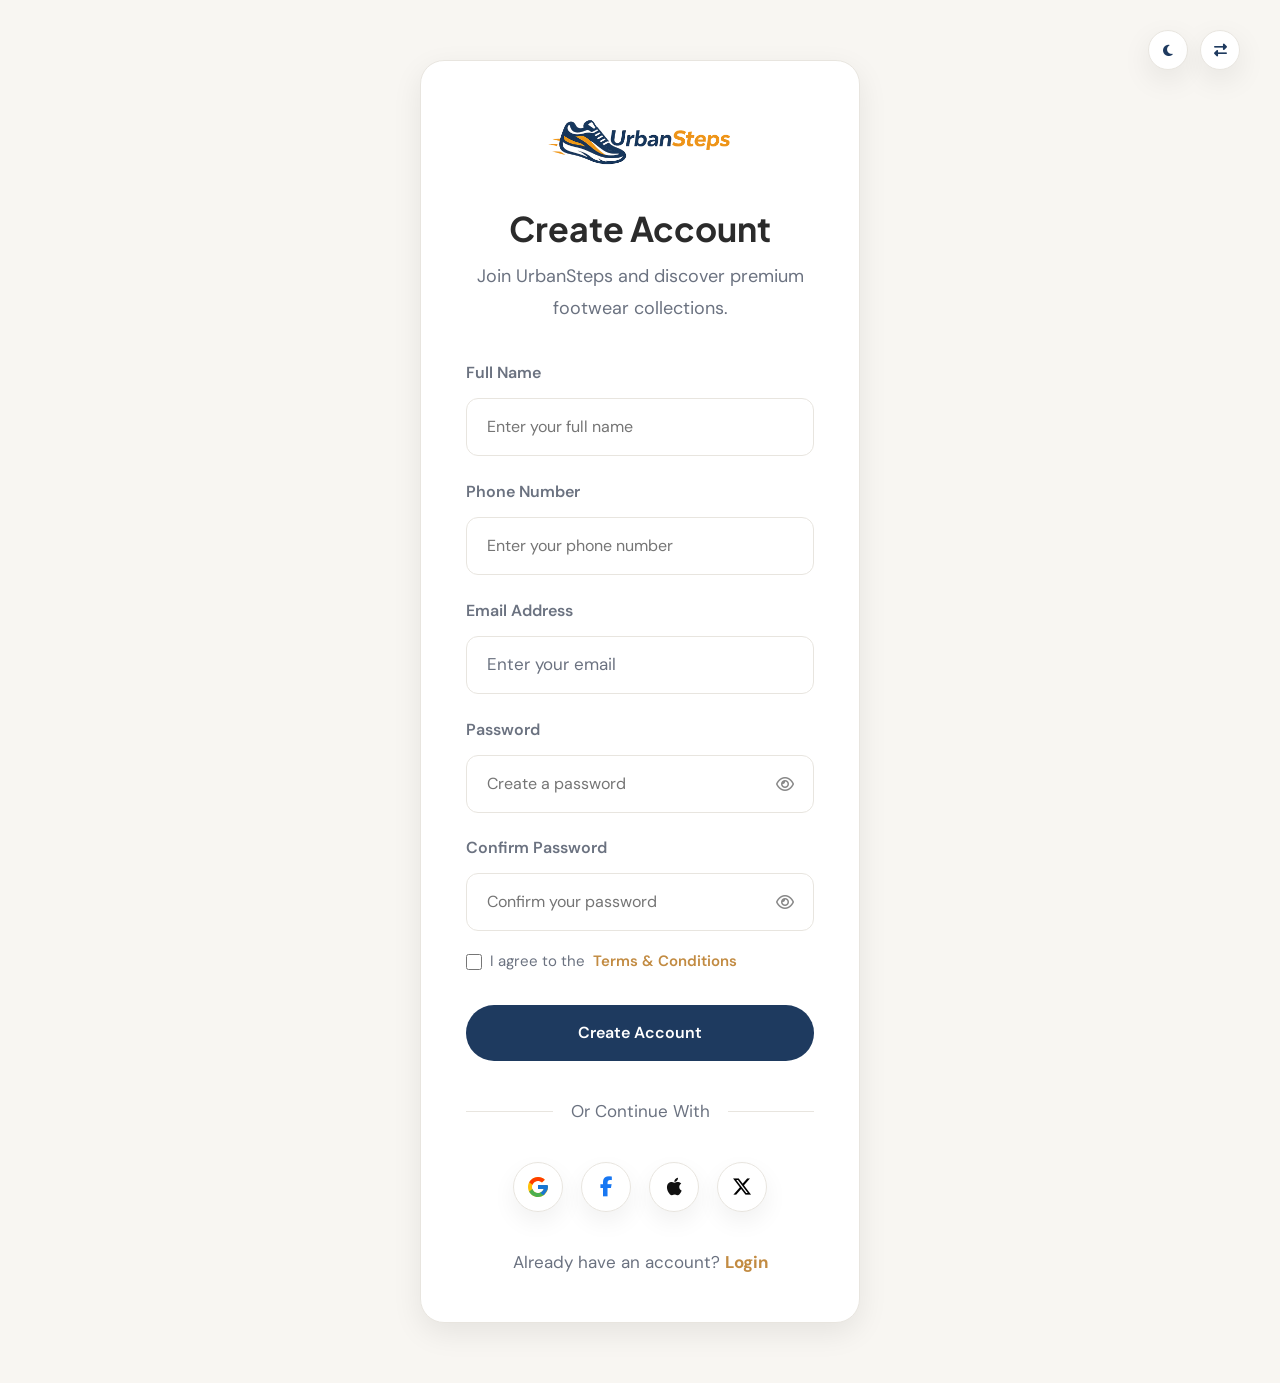
<file: register.html>
<!DOCTYPE html>
<html lang="en" dir="ltr">

<head>

    <!-- Character Encoding -->
    <meta charset="UTF-8">

    <!-- Responsive -->
    <meta name="viewport" content="width=device-width, initial-scale=1.0">

    <!-- Website Title -->
    <title>UrbanSteps</title>

    <!-- SEO -->
    <meta name="description"
        content="Discover premium footwear for men, women, sports, and kids with UrbanSteps. Explore top brands, seasonal collections, and find your perfect fit.">

    <meta name="keywords"
        content="shoe store, footwear, sneakers, casual shoes, formal shoes, sports shoes, kids shoes, UrbanSteps">

    <meta name="author" content="UrbanSteps">

    <!-- Favicon -->
    <link rel="icon" href="images/favicon.png" type="image/png">

    <!-- Google Fonts -->
    <link rel="preconnect" href="https://fonts.googleapis.com">

    <link rel="preconnect" href="https://fonts.gstatic.com" crossorigin>

    <link
        href="https://fonts.googleapis.com/css2?family=Plus+Jakarta+Sans:wght@400;500;600;700;800&family=DM+Sans:wght@400;500;700&display=swap"
        rel="stylesheet">

    <!-- Font Awesome -->
    <link rel="stylesheet" href="https://cdnjs.cloudflare.com/ajax/libs/font-awesome/6.7.2/css/all.min.css">

    <!-- Swiper CSS -->
    <link rel="stylesheet" href="https://cdn.jsdelivr.net/npm/swiper@11/swiper-bundle.min.css">

    <!-- AOS CSS -->
    <link rel="stylesheet" href="https://unpkg.com/aos@2.3.4/dist/aos.css">

    <!-- Main CSS -->
    <link rel="stylesheet" href="css/style.css">

</head>

<body>


    <section class="auth-section">

        <div class="auth-top-actions">

            <button id="theme-toggle">

                <i class="fa-solid fa-moon"></i>

            </button>

            <button id="rtl-toggle">

                <i class="fa-solid fa-right-left"></i>

            </button>

        </div>


        <div class="auth-card">

            <!-- Logo -->

            <a href="index.html" class="auth-logo">

                <img src="images/logo.png" alt="UrbanSteps">

            </a>

            <!-- Heading -->

            <div class="auth-heading">

                <h2>

                    Create Account

                </h2>

                <p>

                    Join UrbanSteps and discover premium footwear collections.

                </p>

            </div>

            <!-- Form -->

            <form class="auth-form">

                <div class="form-group">

                    <label>

                        Full Name

                    </label>

                    <input type="text" placeholder="Enter your full name" required>

                </div>

                <div class="form-group">

                    <label>

                        Phone Number

                    </label>

                    <input type="tel" placeholder="Enter your phone number" required>

                </div>

                <div class="form-group">

                    <label>

                        Email Address

                    </label>

                    <input type="email" placeholder="Enter your email" required>

                </div>

                <div class="form-group password-group">

                    <label>Password</label>

                    <div class="password-field">

                        <input type="password" placeholder="Create a password">

                        <span class="toggle-password">

                            <i class="fa-regular fa-eye"></i>

                        </span>

                    </div>

                </div>

                <div class="form-group password-group">

                    <label>

                        Confirm Password

                    </label>

                    <div class="password-field">

                        <input type="password" id="confirm-password" placeholder="Confirm your password" required>

                        <span class="toggle-password">

                            <i class="fa-regular fa-eye"></i>

                        </span>
                    </div>

                </div>

                <div class="auth-options">

                    <label>

                        <input type="checkbox" required>

                        I agree to the

                        <a href="#">

                            Terms & Conditions

                        </a>

                    </label>

                </div>

                <button type="submit" class="primary-btn auth-btn">

                    Create Account

                </button>

            </form>

            <!-- Divider -->

            <div class="auth-divider">

                <span>

                    Or Continue With

                </span>

            </div>

            <!-- Social Login -->

            <div class="social-login">

                <a href="#" class="social-btn google">

                    <img src="images/google-logo.svg" alt="Google">

                </a>

                <a href="#" class="social-btn facebook">

                    <i class="fa-brands fa-facebook-f"></i>

                </a>

                <a href="#" class="social-btn apple">

                    <i class="fa-brands fa-apple"></i>

                </a>

                <a href="#" class="social-btn twitter">

                    <i class="fa-brands fa-x-twitter"></i>

                </a>

            </div>

            <!-- Bottom -->

            <div class="auth-footer">

                <p>

                    Already have an account?

                    <a href="login.html">

                        Login

                    </a>

                </p>

            </div>

        </div>

    </section>


    <!-- Swiper JS -->
    <script src="https://cdn.jsdelivr.net/npm/swiper@11/swiper-bundle.min.js"></script>

    <!-- Main JS -->
    <script src="js/main.js"></script>

</body>

</html>
</file>
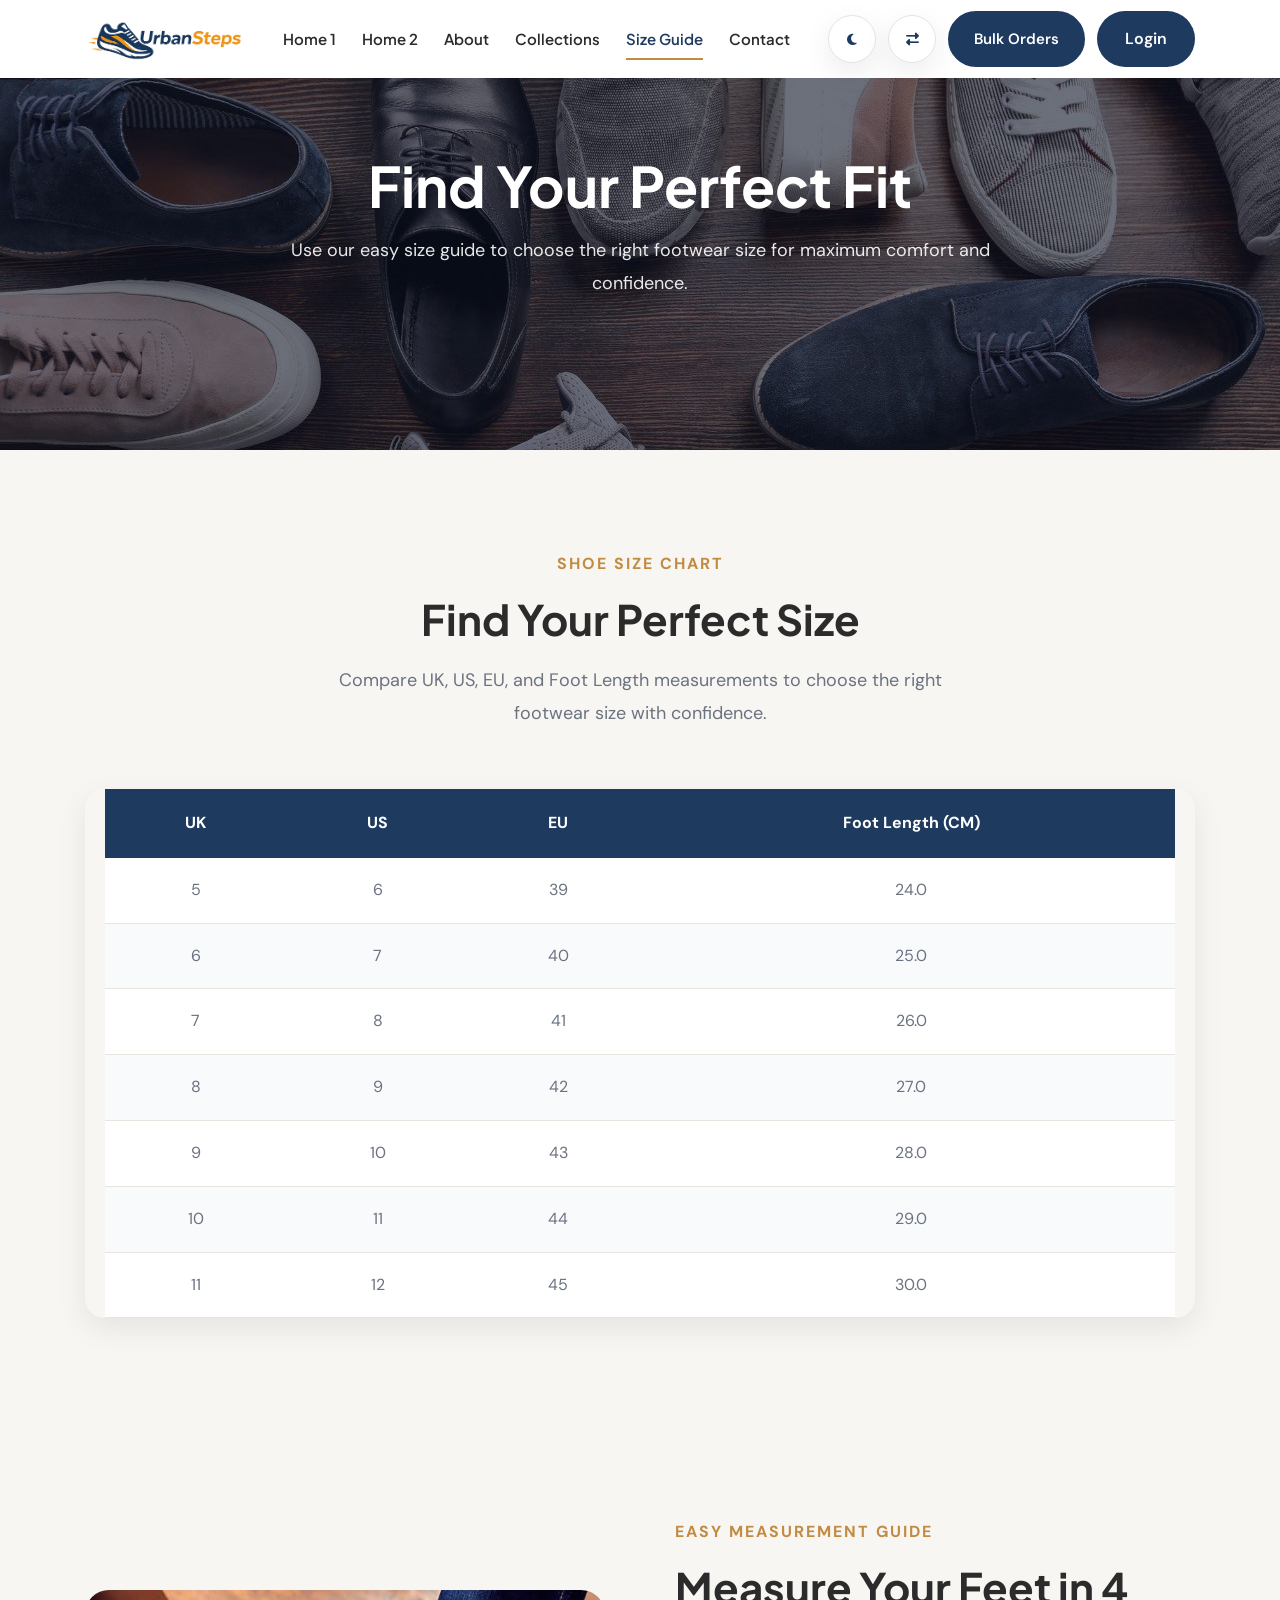
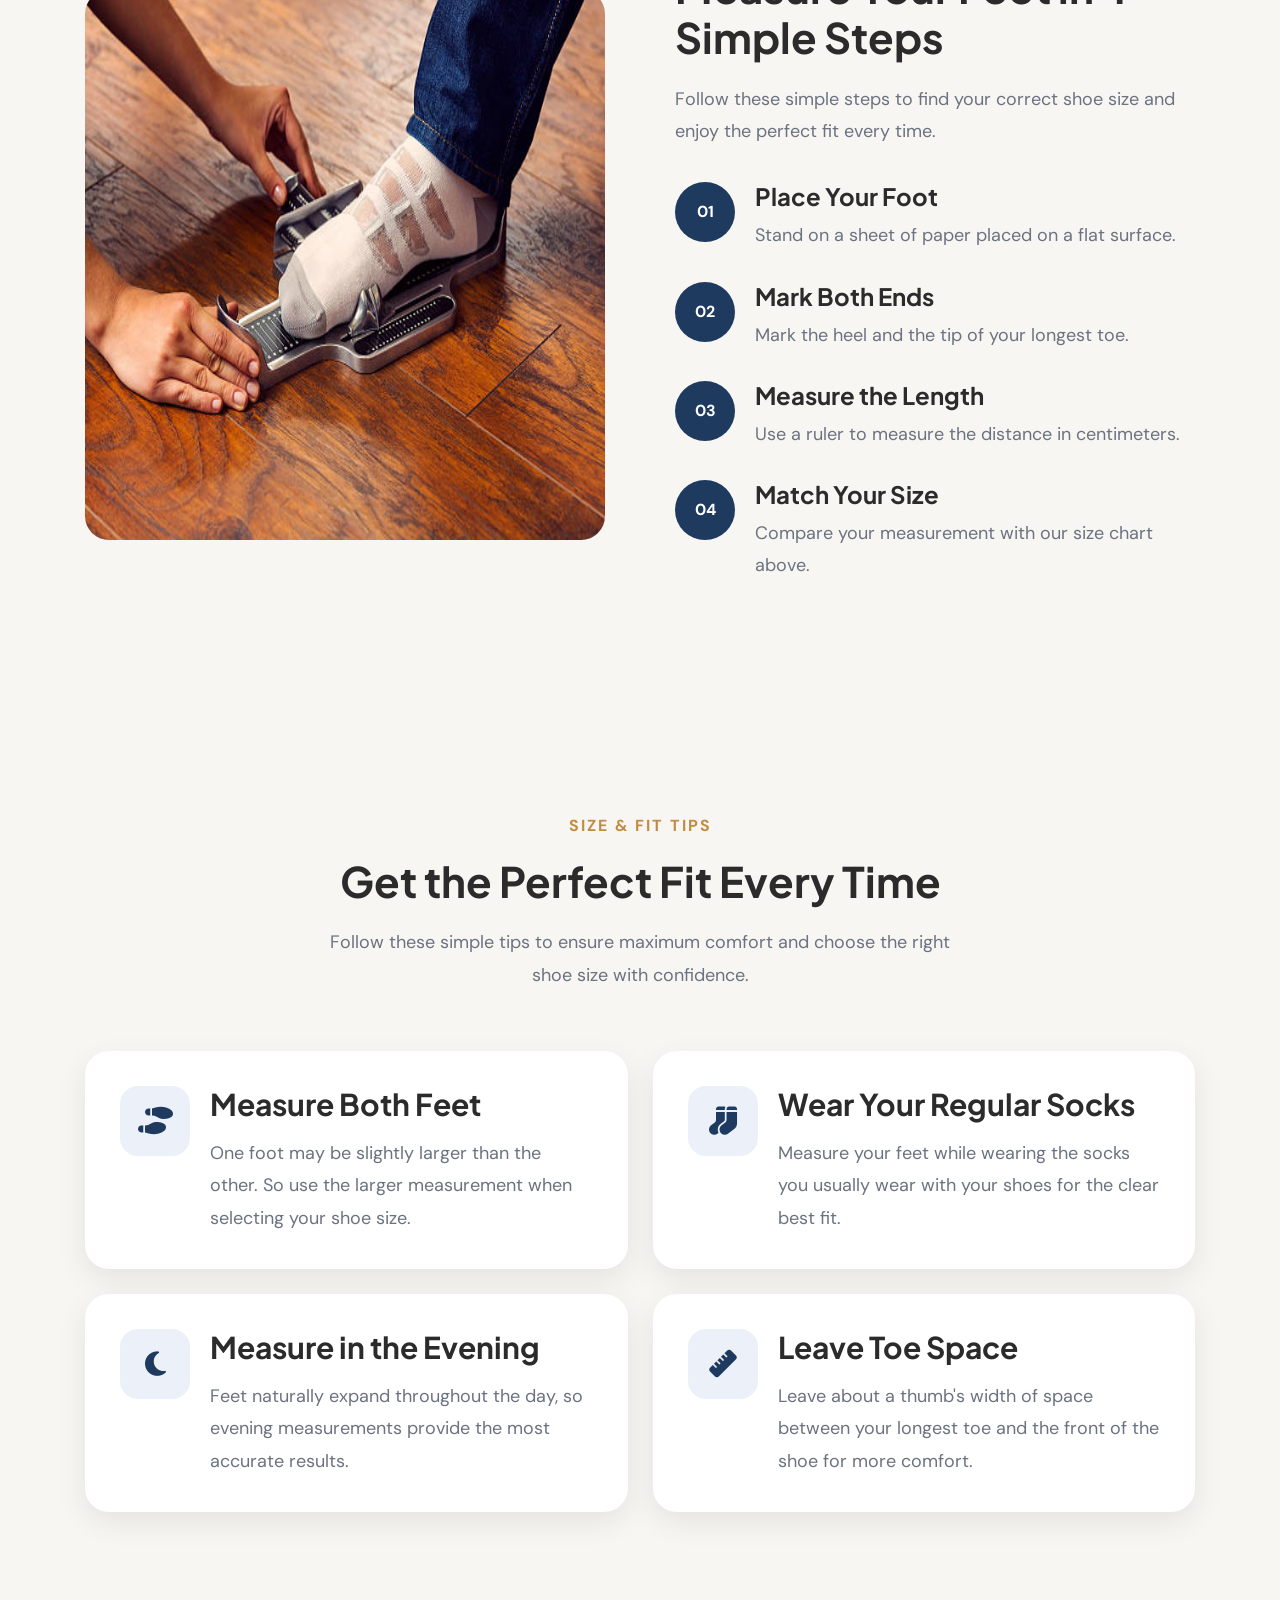
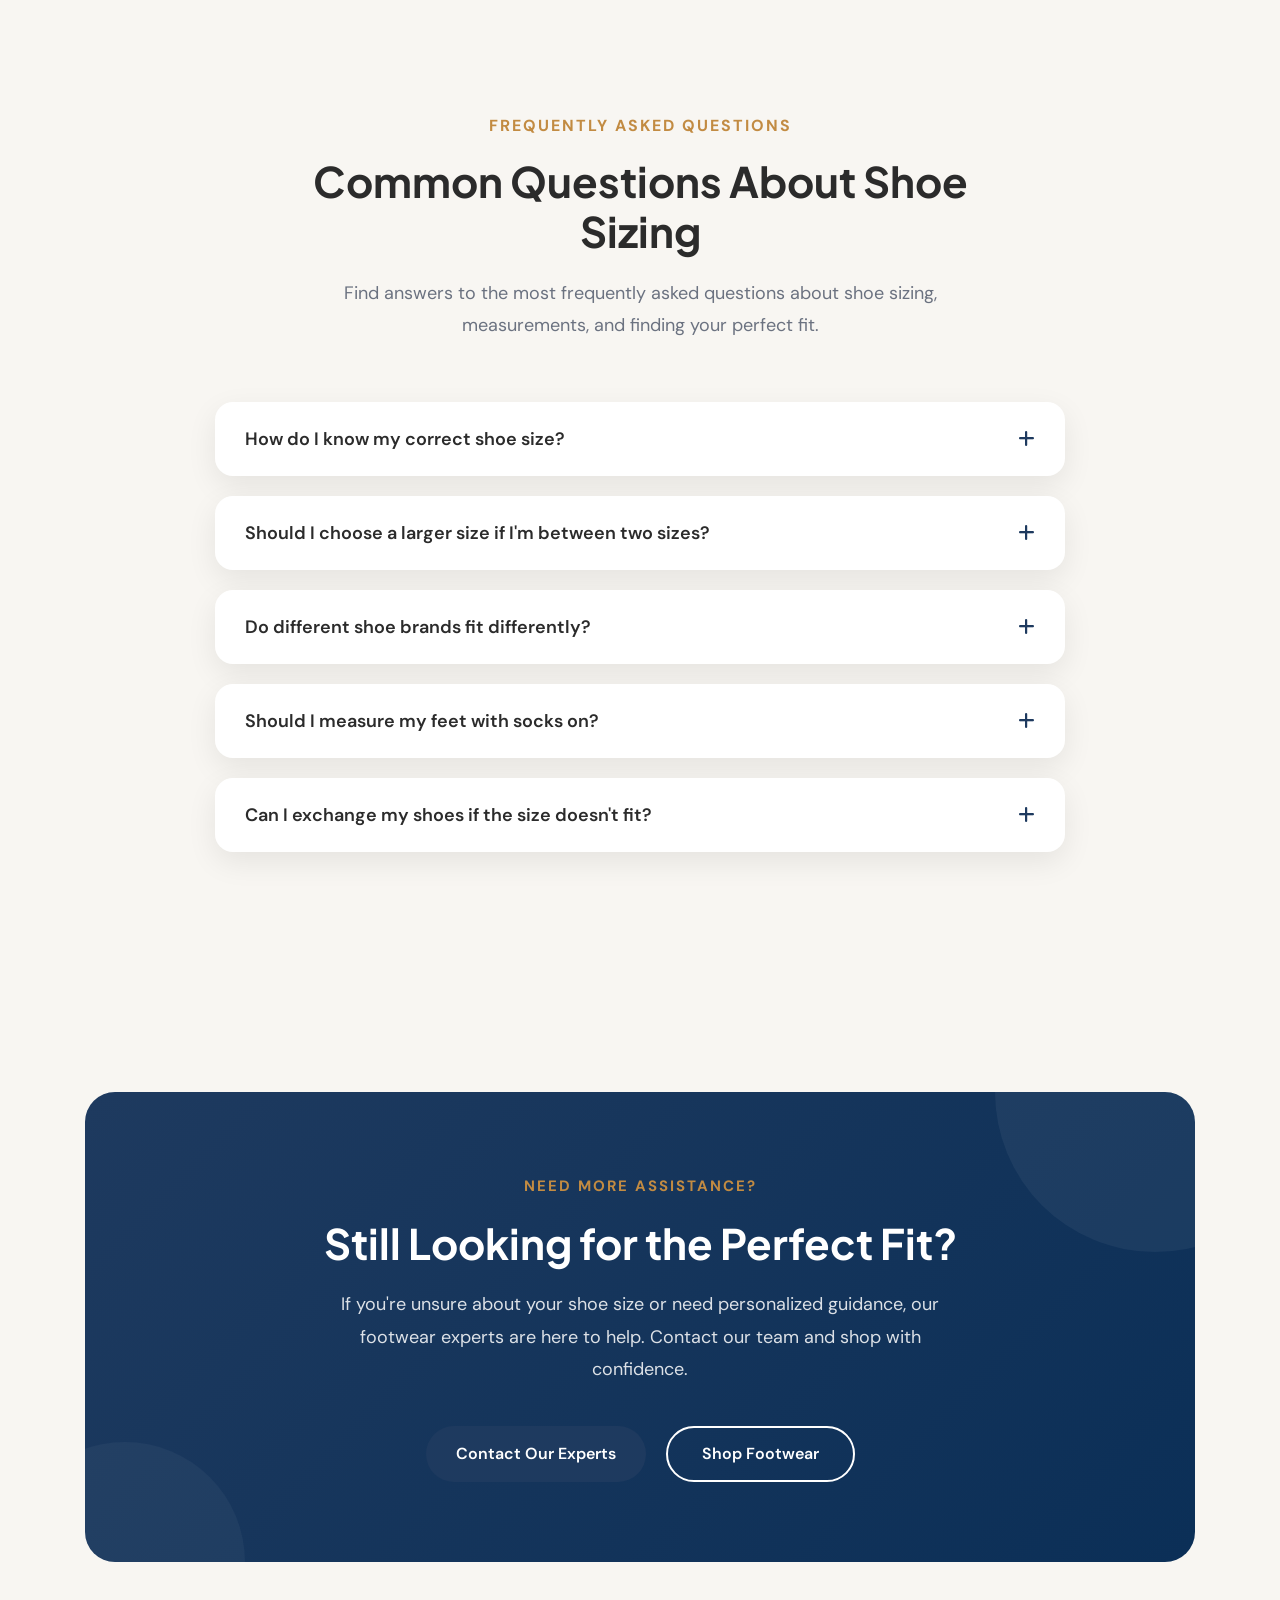
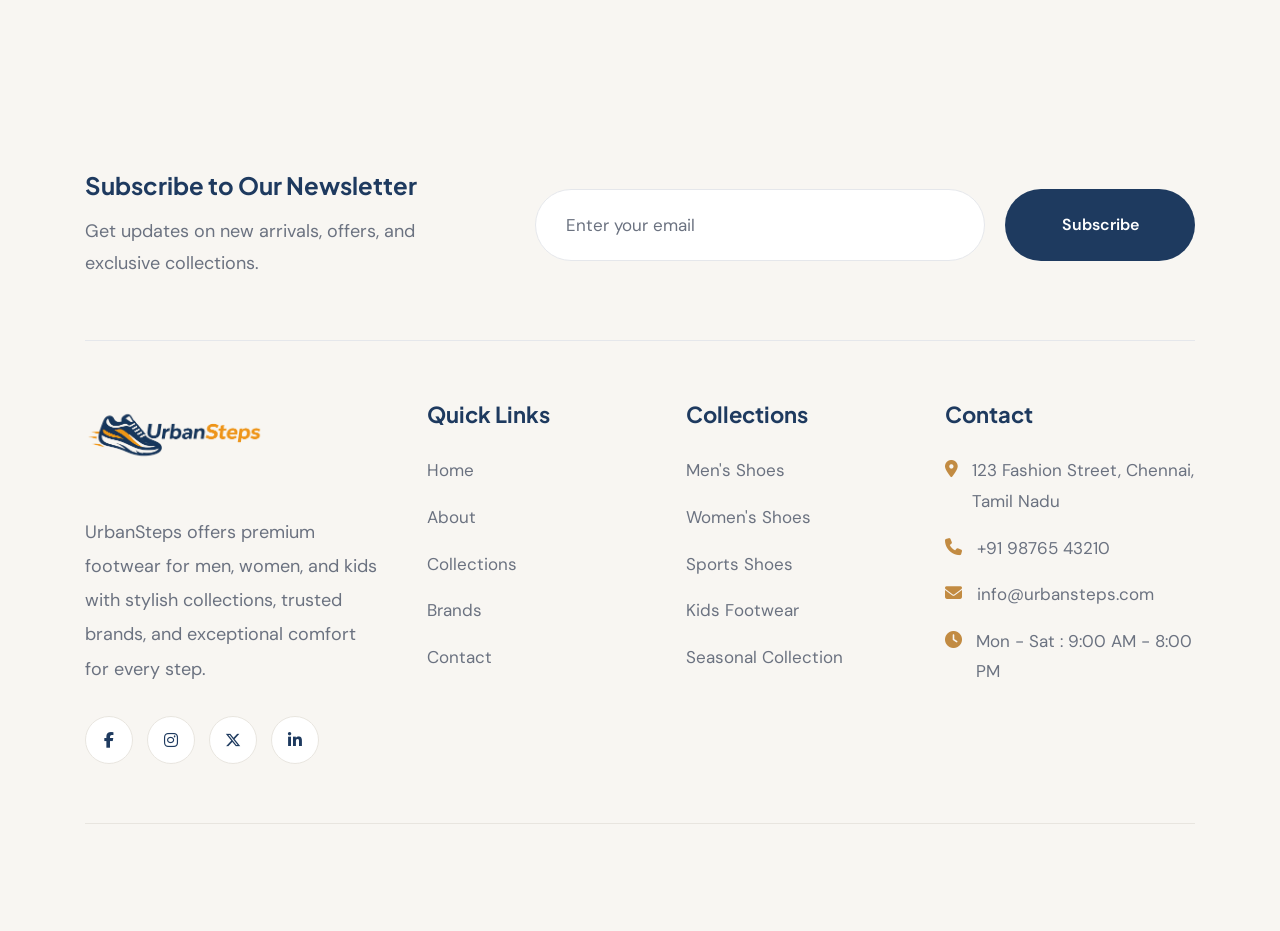
<file: size-guide.html>
<!DOCTYPE html>
<html lang="en" dir="ltr">

<head>

    <!-- Character Encoding -->
    <meta charset="UTF-8">

    <!-- Responsive -->
    <meta name="viewport" content="width=device-width, initial-scale=1.0">

    <!-- Website Title -->
    <title>UrbanSteps</title>

    <!-- SEO -->
    <meta name="description"
        content="Discover premium footwear for men, women, sports, and kids with UrbanSteps. Explore top brands, seasonal collections, and find your perfect fit.">

    <meta name="keywords"
        content="shoe store, footwear, sneakers, casual shoes, formal shoes, sports shoes, kids shoes, UrbanSteps">

    <meta name="author" content="UrbanSteps">

    <!-- Favicon -->
    <link rel="icon" href="images/favicon.png" type="image/png">

    <!-- Google Fonts -->
    <link rel="preconnect" href="https://fonts.googleapis.com">

    <link rel="preconnect" href="https://fonts.gstatic.com" crossorigin>

    <link
        href="https://fonts.googleapis.com/css2?family=Plus+Jakarta+Sans:wght@400;500;600;700;800&family=DM+Sans:wght@400;500;700&display=swap"
        rel="stylesheet">

    <!-- Font Awesome -->
    <link rel="stylesheet" href="https://cdnjs.cloudflare.com/ajax/libs/font-awesome/6.7.2/css/all.min.css">

    <!-- Swiper CSS -->
    <link rel="stylesheet" href="https://cdn.jsdelivr.net/npm/swiper@11/swiper-bundle.min.css">

    <!-- AOS CSS -->
    <link rel="stylesheet" href="https://unpkg.com/aos@2.3.4/dist/aos.css">

    <!-- Main CSS -->
    <link rel="stylesheet" href="css/style.css">

</head>

<body>

    <header class="header">

        <div class="global-container">

            <nav class="navbar">

                <!-- Logo -->

                <a href="index.html" class="logo">

                    <img src="images/logo.png" alt="UrbanSteps Logo">

                </a>

                <!-- Navigation -->

                <ul class="nav-menu">

                    <li class="menu-close-item">

                        <button class="menu-close">

                            <i class="fa-solid fa-xmark"></i>

                        </button>

                    </li>

                    <li><a href="index.html">Home 1</a></li>

                    <li><a href="home-2.html">Home 2</a></li>

                    <li><a href="about.html">About</a></li>

                    <li><a href="collections.html">Collections</a></li>

                    <li><a href="size-guide.html" class="active">Size Guide</a></li>

                    <li><a href="contact.html">Contact</a></li>

                    <li class="mobile-toggle-group">

                        <div class="mobile-toggle">

                            <button id="mobile-theme-toggle">

                                <i class="fa-solid fa-moon"></i>


                            </button>

                        </div>

                        <div class="mobile-toggle">

                            <button id="mobile-rtl-toggle">

                                <i class="fa-solid fa-right-left"></i>

                            </button>

                        </div>

                    </li>

                    <li class="mobile-bulk-order">

                        <a href="bulk-orders.html" class="primary-btn">

                            Bulk Orders

                        </a>

                    </li>

                    <li class="mobile-login">

                        <a href="login.html" class="primary-btn">

                            Login

                        </a>

                    </li>

                </ul>

                <!-- Right Side -->

                <div class="nav-right">

                    <button id="theme-toggle">

                        <i class="fa-solid fa-moon"></i>

                    </button>

                    <button id="rtl-toggle">

                        <i class="fa-solid fa-right-left"></i>

                    </button>

                    <a href="bulk-orders.html" class="bulk-order-btn">
                        Bulk Orders
                    </a>

                    <a href="login.html" class="primary-btn">

                        Login

                    </a>

                    <button class="menu-toggle">

                        <i class="fa-solid fa-bars"></i>

                    </button>

                </div>

            </nav>

        </div>

        <div class="nav-overlay"></div>

    </header>


    <!--======================================
        Page Hero
=======================================-->

    <section class="page-hero">

        <img src="images/collections-banner.jpg" alt="Contact Banner">

        <div class="page-hero-overlay"></div>

        <div class="global-container">

            <div class="page-hero-content">

                <h1>

                    Find Your Perfect Fit

                </h1>

                <p>

                    Use our easy size guide to choose the right footwear size for maximum comfort and confidence.
                </p>

            </div>

        </div>

    </section>

    <!--======================================
    Size Guide Chart
=======================================-->

    <section class="size-guide-chart section">

        <div class="global-container">

            <div class="section-title text-center">

                <span class="section-subtitle">
                    Shoe Size Chart
                </span>

                <h2>
                    Find Your Perfect Size
                </h2>

                <p>
                    Compare UK, US, EU, and Foot Length measurements to choose the right footwear size with confidence.
                </p>

            </div>

            <div class="size-guide-chart-wrapper">

                <div class="size-guide-chart-table">

                    <table>

                        <thead>

                            <tr>
                                <th>UK</th>
                                <th>US</th>
                                <th>EU</th>
                                <th>Foot Length (CM)</th>
                            </tr>

                        </thead>

                        <tbody>

                            <tr>
                                <td>5</td>
                                <td>6</td>
                                <td>39</td>
                                <td>24.0</td>
                            </tr>

                            <tr>
                                <td>6</td>
                                <td>7</td>
                                <td>40</td>
                                <td>25.0</td>
                            </tr>

                            <tr>
                                <td>7</td>
                                <td>8</td>
                                <td>41</td>
                                <td>26.0</td>
                            </tr>

                            <tr>
                                <td>8</td>
                                <td>9</td>
                                <td>42</td>
                                <td>27.0</td>
                            </tr>

                            <tr>
                                <td>9</td>
                                <td>10</td>
                                <td>43</td>
                                <td>28.0</td>
                            </tr>

                            <tr>
                                <td>10</td>
                                <td>11</td>
                                <td>44</td>
                                <td>29.0</td>
                            </tr>

                            <tr>
                                <td>11</td>
                                <td>12</td>
                                <td>45</td>
                                <td>30.0</td>
                            </tr>

                        </tbody>

                    </table>

                </div>

            </div>

        </div>

    </section>

    <!--======================================
    How To Measure
=======================================-->

    <section class="size-guide-measure section">

        <div class="global-container">

            <div class="size-guide-measure-wrapper">

                <div class="size-guide-measure-image">

                    <img src="images/measure-feet.jpg" alt="How to Measure Your Feet">

                </div>

                <div class="size-guide-measure-content">

                    <span class="section-subtitle">

                        Easy Measurement Guide

                    </span>

                    <h2>

                        Measure Your Feet in 4 Simple Steps

                    </h2>

                    <p>

                        Follow these simple steps to find your correct shoe size and enjoy the perfect fit every time.

                    </p>

                    <div class="size-guide-measure-step">

                        <div class="size-guide-measure-number">01</div>

                        <div class="size-guide-measure-text">

                            <h4>Place Your Foot</h4>

                            <p>Stand on a sheet of paper placed on a flat surface.</p>

                        </div>

                    </div>

                    <div class="size-guide-measure-step">

                        <div class="size-guide-measure-number">02</div>

                        <div class="size-guide-measure-text">

                            <h4>Mark Both Ends</h4>

                            <p>Mark the heel and the tip of your longest toe.</p>

                        </div>

                    </div>

                    <div class="size-guide-measure-step">

                        <div class="size-guide-measure-number">03</div>

                        <div class="size-guide-measure-text">

                            <h4>Measure the Length</h4>

                            <p>Use a ruler to measure the distance in centimeters.</p>

                        </div>

                    </div>

                    <div class="size-guide-measure-step">

                        <div class="size-guide-measure-number">04</div>

                        <div class="size-guide-measure-text">

                            <h4>Match Your Size</h4>

                            <p>Compare your measurement with our size chart above.</p>

                        </div>

                    </div>

                </div>

            </div>

        </div>

    </section>

    <!--======================================
    Size & Fit Tips
=======================================-->

    <section class="size-guide-fit-tips section">

        <div class="global-container">

            <div class="section-title text-center">

                <span class="section-subtitle">

                    Size & Fit Tips

                </span>

                <h2>

                    Get the Perfect Fit Every Time

                </h2>

                <p>

                    Follow these simple tips to ensure maximum comfort and choose the right shoe size with confidence.

                </p>

            </div>

            <div class="size-guide-fit-tips-grid">

                <div class="size-guide-fit-tips-card">

                    <div class="size-guide-fit-tips-icon">

                        <i class="fa-solid fa-shoe-prints"></i>

                    </div>

                    <div class="size-guide-fit-tips-content">

                        <h3 class="size-guide-fit-tips-title">

                            Measure Both Feet

                        </h3>

                        <p class="size-guide-fit-tips-description">

                            One foot may be slightly larger than the other. So use the larger measurement when
                            selecting your shoe size.

                        </p>

                    </div>

                </div>

                <div class="size-guide-fit-tips-card">

                    <div class="size-guide-fit-tips-icon">

                        <i class="fa-solid fa-socks"></i>

                    </div>

                    <div class="size-guide-fit-tips-content">

                        <h3 class="size-guide-fit-tips-title">

                            Wear Your Regular Socks

                        </h3>

                        <p class="size-guide-fit-tips-description">

                            Measure your feet while wearing the socks you usually wear with your shoes for the clear
                            best fit.

                        </p>

                    </div>

                </div>

                <div class="size-guide-fit-tips-card">

                    <div class="size-guide-fit-tips-icon">

                        <i class="fa-solid fa-moon"></i>

                    </div>

                    <div class="size-guide-fit-tips-content">

                        <h3 class="size-guide-fit-tips-title">

                            Measure in the Evening

                        </h3>

                        <p class="size-guide-fit-tips-description">

                            Feet naturally expand throughout the day, so evening measurements provide the most accurate
                            results.

                        </p>

                    </div>

                </div>

                <div class="size-guide-fit-tips-card">

                    <div class="size-guide-fit-tips-icon">

                        <i class="fa-solid fa-ruler"></i>

                    </div>

                    <div class="size-guide-fit-tips-content">

                        <h3 class="size-guide-fit-tips-title">

                            Leave Toe Space

                        </h3>

                        <p class="size-guide-fit-tips-description">

                            Leave about a thumb's width of space between your longest toe and the front of the shoe for
                            more comfort.

                        </p>

                    </div>

                </div>

            </div>

        </div>

    </section>

    <!--======================================
    Size Guide FAQ
=======================================-->

    <section class="size-guide-faq section">

        <div class="global-container">

            <div class="section-title text-center">

                <span class="section-subtitle">

                    Frequently Asked Questions

                </span>

                <h2>

                    Common Questions About Shoe Sizing

                </h2>

                <p>

                    Find answers to the most frequently asked questions about shoe sizing, measurements, and finding
                    your perfect fit.

                </p>

            </div>

            <div class="size-guide-faq-wrapper">

                <div class="size-guide-faq-item">

                    <button class="size-guide-faq-question">

                        <span>How do I know my correct shoe size?</span>

                        <i class="fa-solid fa-plus"></i>

                    </button>

                    <div class="size-guide-faq-answer">

                        <p>

                            Measure your foot length in centimeters and compare it with our size chart. If you're
                            between sizes, we recommend choosing the larger size for added comfort.

                        </p>

                    </div>

                </div>

                <div class="size-guide-faq-item">

                    <button class="size-guide-faq-question">

                        <span>Should I choose a larger size if I'm between two sizes?</span>

                        <i class="fa-solid fa-plus"></i>

                    </button>

                    <div class="size-guide-faq-answer">

                        <p>

                            Yes. Choosing the larger size provides extra comfort and allows your feet to move naturally
                            throughout the day.

                        </p>

                    </div>

                </div>

                <div class="size-guide-faq-item">

                    <button class="size-guide-faq-question">

                        <span>Do different shoe brands fit differently?</span>

                        <i class="fa-solid fa-plus"></i>

                    </button>

                    <div class="size-guide-faq-answer">

                        <p>

                            While most brands follow standard sizing, slight variations in fit may occur depending on
                            the shoe style, materials, and design.

                        </p>

                    </div>

                </div>

                <div class="size-guide-faq-item">

                    <button class="size-guide-faq-question">

                        <span>Should I measure my feet with socks on?</span>

                        <i class="fa-solid fa-plus"></i>

                    </button>

                    <div class="size-guide-faq-answer">

                        <p>

                            Yes. Wear the type of socks you normally use with your shoes to achieve the most accurate
                            size measurement.

                        </p>

                    </div>

                </div>

                <div class="size-guide-faq-item">

                    <button class="size-guide-faq-question">

                        <span>Can I exchange my shoes if the size doesn't fit?</span>

                        <i class="fa-solid fa-plus"></i>

                    </button>

                    <div class="size-guide-faq-answer">

                        <p>

                            Absolutely. If your shoes don't fit as expected, you can request an exchange according to
                            our exchange policy.

                        </p>

                    </div>

                </div>

            </div>

        </div>

    </section>

    <section class="size-support-banner section">

        <div class="global-container">

            <div class="size-support-banner-box">

                <span class="size-support-banner-subtitle">

                    Need More Assistance?

                </span>

                <h2 class="size-support-banner-heading">

                    Still Looking for the Perfect Fit?

                </h2>

                <p class="size-support-banner-text">

                    If you're unsure about your shoe size or need personalized guidance, our footwear experts are here
                    to help. Contact our team and shop with confidence.

                </p>

                <div class="size-support-banner-buttons">

                    <a href="contact.html" class="primary-btn">

                        Contact Our Experts

                    </a>

                    <a href="collections.html" class="secondary-btn">

                        Shop Footwear

                    </a>

                </div>

            </div>

        </div>

    </section>

    <footer class="footer">

        <div class="global-container">

            <!-- Newsletter -->

            <div class="footer-newsletter">

                <div>

                    <h4>Subscribe to Our Newsletter</h4>

                    <p>Get updates on new arrivals, offers, and exclusive collections.</p>

                </div>

                <form>

                    <input type="email" placeholder="Enter your email">

                    <button type="submit" class="primary-btn">

                        Subscribe

                    </button>

                </form>

            </div>

            <div class="footer-content">

                <!-- Footer About -->

                <div class="footer-column">

                    <a href="index.html" class="footer-logo">

                        <img src="images/logo.png" alt="UrbanSteps Logo">

                    </a>

                    <p>
                        UrbanSteps offers premium footwear for men, women, and kids with stylish collections, trusted
                        brands, and exceptional comfort for every step.
                    </p>

                    <div class="footer-social">

                        <a href="#"><i class="fa-brands fa-facebook-f"></i></a>

                        <a href="#"><i class="fa-brands fa-instagram"></i></a>

                        <a href="#"><i class="fa-brands fa-x-twitter"></i></a>

                        <a href="#"><i class="fa-brands fa-linkedin-in"></i></a>

                    </div>

                </div>

                <!-- Quick Links -->

                <div class="footer-column">

                    <h4>Quick Links</h4>

                    <ul>

                        <li><a href="index.html">Home</a></li>

                        <li><a href="about.html">About</a></li>

                        <li><a href="collections.html">Collections</a></li>

                        <li><a href="brands.html">Brands</a></li>

                        <li><a href="contact.html">Contact</a></li>

                    </ul>

                </div>

                <!-- Collections -->

                <div class="footer-column">

                    <h4>Collections</h4>

                    <ul>

                        <li><a href="#">Men's Shoes</a></li>

                        <li><a href="#">Women's Shoes</a></li>

                        <li><a href="#">Sports Shoes</a></li>

                        <li><a href="#">Kids Footwear</a></li>

                        <li><a href="#">Seasonal Collection</a></li>

                    </ul>

                </div>

                <!-- Contact -->

                <div class="footer-column">

                    <h4>Contact</h4>

                    <ul class="footer-contact">

                        <li>

                            <i class="fa-solid fa-location-dot"></i>

                            123 Fashion Street, Chennai, Tamil Nadu

                        </li>

                        <li>

                            <i class="fa-solid fa-phone"></i>

                            +91 98765 43210

                        </li>

                        <li>

                            <i class="fa-solid fa-envelope"></i>

                            info@urbansteps.com

                        </li>

                        <li>

                            <i class="fa-solid fa-clock"></i>

                            Mon - Sat : 9:00 AM - 8:00 PM

                        </li>

                    </ul>

                </div>

            </div>

            <!-- Footer Bottom -->

            <div class="footer-bottom">

                <p>

                    © 2026 UrbanSteps. All Rights Reserved.

                </p>

                <div class="footer-links">

                    <a href="#">Privacy Policy</a>

                    <a href="#">Terms & Conditions</a>

                </div>

            </div>

        </div>

    </footer>


    <!-- Swiper JS -->
    <script src="https://cdn.jsdelivr.net/npm/swiper@11/swiper-bundle.min.js"></script>

    <!-- Main JS -->
    <script src="js/main.js"></script>

</body>

</html>
</file>
<file: css/style.css>
/*======================================
    Google Fonts
======================================*/

:root {

    /*========== Colors ==========*/

    --primary-color: #1E3A5F;
    --secondary-color: #C28B42;

    --white-color: #FFFFFF;
    --background-color: #F8F6F2;
    --card-color: #FFFFFF;

    --heading-color: #2B2B2B;
    --text-color: #6B7280;
    --border-color: #E8E5DF;

    /*========== Dark Mode ==========*/

    --dark-bg: #111827;
    --dark-card: #1F2937;
    --dark-text: #F9FAFB;

    /*========== Typography ==========*/

    --heading-font: "Plus Jakarta Sans", sans-serif;
    --body-font: "DM Sans", sans-serif;

    /*========== Others ==========*/

    --radius: 18px;

    --transition: all .3s ease;

    --shadow:
        0 10px 30px rgba(0, 0, 0, .08);

}

/*======================================
    Reset CSS
======================================*/

* {
    margin: 0;
    padding: 0;
    box-sizing: border-box;
}

html {

    scroll-behavior: smooth;

}

body {

    font-family: var(--body-font);

    background: var(--background-color);

    color: var(--text-color);

    font-size: 16px;

    line-height: 1.8;

    overflow-x: hidden;

}

img {

    max-width: 100%;

    display: block;

}

a {

    text-decoration: none;

    color: inherit;

    transition: var(--transition);

}

ul,
ol {

    list-style: none;

}

button,
input,
textarea,
select {

    font-family: inherit;

    outline: none;

    border: none;

}

button {

    cursor: pointer;

    transition: var(--transition);

}

section {

    padding: 100px 0;

}

/*======================================
    Global Container
======================================*/

.global-container {

    width: 100%;

    max-width: 1320px;

    margin: 0 auto;

    padding: 0 15px;

}

/*======================================
    Headings
======================================*/

h1,
h2,
h3,
h4,
h5,
h6 {

    font-family: var(--heading-font);

    color: var(--heading-color);

    line-height: 1.2;

    font-weight: 700;

}

h1 {

    font-size: 56px;

}

h2 {

    font-size: 42px;

}

h3 {

    font-size: 30px;

}

h4 {

    font-size: 24px;

}

h5 {

    font-size: 20px;

}

h6 {

    font-size: 18px;

}

p {

    margin-top: 15px;

    font-size: 18px;

}

li {

    font-size: 17px;

}

/*======================================
    Common Buttons
======================================*/

.primary-btn {

    display: inline-flex;

    align-items: center;

    justify-content: center;

    gap: 10px;

    height: 56px;

    padding: 0 30px;

    box-sizing: border-box;

    line-height: 1;

    background: var(--primary-color);

    color: var(--white-color);

    border-radius: 50px;

    font-size: 16px;

    font-weight: 600;

    transition: var(--transition);

}

.primary-btn:hover {

    background: var(--secondary-color);

}

.secondary-btn {

    display: inline-flex;

    align-items: center;

    justify-content: center;

    gap: 10px;

    height: 56px;

    padding: 0 30px;

    box-sizing: border-box;

    line-height: 1;

    border: 2px solid var(--primary-color);

    color: var(--primary-color);

    border-radius: 50px;

    font-size: 16px;

    font-weight: 600;

    transition: var(--transition);

}

.secondary-btn:hover {

    background: var(--primary-color);

    color: var(--white-color);

}

/*======================================
    Utility Classes
======================================*/

.text-center {

    text-align: center;

}

.text-left {

    text-align: left;

}

.text-right {

    text-align: right;

}

.d-flex {

    display: flex;

}

.align-center {

    align-items: center;

}

.justify-between {

    justify-content: space-between;

}

.justify-center {

    justify-content: center;

}

/*======================================
    Selection
======================================*/

::selection {

    background: var(--primary-color);

    color: var(--white-color);

}

/*======================================
    Scrollbar
======================================*/

::-webkit-scrollbar {

    width: 8px;

}

::-webkit-scrollbar-track {

    background: var(--background-color);

}

::-webkit-scrollbar-thumb {

    background: var(--secondary-color);

    border-radius: 50px;

}

::-webkit-scrollbar-thumb:hover {

    background: var(--primary-color);

}

/*======================================
    Responsive
======================================*/

@media (max-width:1400px) {

    .global-container {

        max-width: 1140px;

    }

}

@media (max-width:1200px) {

    .global-container {

        max-width: 960px;

    }

}

@media (max-width:992px) {

    h1 {

        font-size: 46px;

    }

    h2 {

        font-size: 36px;

    }

    h3 {

        font-size: 28px;

    }

    section {

        padding: 80px 0;

    }

}

@media (max-width:768px) {

    .global-container {

        padding: 0 20px;

    }

    h1 {

        font-size: 38px;

    }

    h2 {

        font-size: 32px;

    }

    h3 {

        font-size: 26px;

    }

    section {

        padding: 70px 0;

    }

}

@media (max-width:576px) {

    h1 {

        font-size: 32px;

    }

    h2 {

        font-size: 28px;

    }

    h3 {

        font-size: 24px;

    }

    body {

        font-size: 15px;

    }

    section {

        padding: 60px 0;

    }

}

/*======================================
    Responsive Basics
======================================*/

html {

    -webkit-text-size-adjust: 100%;

}

body {

    overflow-x: hidden;

}

img,
picture,
video,
canvas,
svg {

    display: block;

    max-width: 100%;

    height: auto;

}

iframe {

    max-width: 100%;

    border: 0;

}

table {

    width: 100%;

    border-collapse: collapse;

}

input,
textarea,
select,
button {

    width: 100%;

}

button {

    width: auto;

}

textarea {

    resize: vertical;

}

.d-grid {

    display: grid;

}

.d-flex {

    display: flex;

}

.flex-wrap {

    flex-wrap: wrap;

}

.align-center {

    align-items: center;

}

.justify-between {

    justify-content: space-between;

}

.justify-center {

    justify-content: center;

}

.gap-20 {

    gap: 20px;

}

.gap-30 {

    gap: 30px;

}

.responsive-img {

    width: 100%;

    height: auto;

    object-fit: cover;

}

.responsive-video {

    width: 100%;

    height: auto;

}

* {

    -webkit-tap-highlight-color: transparent;

}

a,
button,
input,
textarea,
select {

    transition: var(--transition);

}

*,
*::before,
*::after {

    box-sizing: border-box;

}

/**********************************************************************Navbar******************************************************************************/

/*======================================
    Header
======================================*/

.header {

    position: fixed;

    top: 0;

    left: 0;

    width: 100%;

    height: 78px;

    background: #fff;

    z-index: 9999;

    transition: .35s ease;

}

.header.sticky {

    background: #fff;

    box-shadow: 0 10px 30px rgba(0, 0, 0, .08);

}

.navbar {

    height: 78px;

    display: flex;

    align-items: center;

    justify-content: space-between;

}

/*======================================
    Logo
======================================*/

.logo {

    display: flex;

    align-items: center;

}

.logo img {

    width: 160px;

    height: auto;

}

/*======================================
    Navigation Menu
======================================*/

.nav-menu {

    display: flex;

    align-items: center;

    gap: 26px;

}

.nav-menu li {

    position: relative;

}

.nav-menu li a {

    position: relative;

    display: inline-block;

    font-family: var(--heading-font);

    font-size: 15px;

    font-weight: 600;

    color: var(--heading-color);

    transition: var(--transition);

}

/*======================================
    Hover Underline
======================================*/

.nav-menu li a::after {

    content: "";

    position: absolute;

    left: 0;

    bottom: -8px;

    width: 0;

    height: 2px;

    background: var(--secondary-color);

    transition: .35s ease;

}

.nav-menu li a:hover::after,

.nav-menu li a.active::after {

    width: 100%;

}

.nav-menu li a:hover,

.nav-menu li a.active {

    color: var(--primary-color);

}

/*======================================
    Right Side
======================================*/

.nav-right {

    display: flex;

    align-items: center;

    gap: 12px;

}

/*======================================
    Toggle Buttons
======================================*/

#theme-toggle,

#rtl-toggle {

    width: 48px;

    height: 48px;

    display: flex;

    align-items: center;

    justify-content: center;

    background: var(--white-color);

    color: var(--primary-color);

    border: 1px solid var(--border-color);

    border-radius: 50%;

    font-size: 13px;

    cursor: pointer;

    transition: var(--transition);

    box-shadow: var(--shadow);

}

#theme-toggle:hover,

#rtl-toggle:hover {

    background: var(--primary-color);

    color: var(--white-color);

    transform: translateY(-3px);

}

/*======================================
    Login Button
======================================*/

.nav-right .primary-btn {

    padding: 14px 28px;

    border-radius: 50px;

}

/*======================================
    Menu Toggle
======================================*/

.menu-toggle {

    display: none;

    width: 56px;

    height: 56px;

    align-items: center;

    justify-content: center;

    background: var(--primary-color);

    color: var(--white-color);

    border-radius: 10px;

    font-size: 20px;

    cursor: pointer;

    transition: var(--transition);

}

.menu-toggle:hover {

    background: var(--secondary-color);

}

.bulk-order-btn {

    display: inline-flex;
    align-items: center;
    justify-content: center;
    gap: 8px;

    height: 56px;
    padding: 0 24px;

    background: var(--primary-color);
    color: var(--white-color);

    border: 2px solid var(--primary-color);
    border-radius: 50px;

    font-size: 15px;
    font-weight: 600;
    text-decoration: none;

    transition: all .35s ease;

}

.bulk-order-btn i {

    font-size: 16px;

}

.bulk-order-btn:hover {

    background: transparent;
    color: var(--primary-color);

    transform: translateY(-2px);

}


/*======================================
    Mobile Overlay
======================================*/

.nav-overlay {

    position: fixed;

    inset: 0;

    background: rgba(0, 0, 0, .45);

    opacity: 0;

    visibility: hidden;

    transition: .35s ease;

    z-index: 998;

}

.nav-overlay.active {

    opacity: 1;

    visibility: visible;

}

@media (max-width:768px) {

    .logo img {

        width: 145px;

    }

    .nav-menu {

        width: 290px;

        padding: 110px 28px 35px;

    }

    #theme-toggle,
    #rtl-toggle {

        width: 42px;

        height: 42px;

        font-size: 16px;

    }

}

@media (max-width:576px) {

    .navbar {

        height: 90px;

    }


    .logo img {

        width: 135px;

    }

    .nav-right {

        gap: 8px;

    }

    #theme-toggle,
    #rtl-toggle {

        width: 40px;

        height: 40px;

        font-size: 15px;

    }

    .menu-toggle {

        width: 44px;

        height: 44px;

        font-size: 18px;

    }

    .nav-menu {

        width: 100%;

        padding: 100px 25px 30px;

    }

}

@media (max-width:375px) {

    .logo img {

        width: 125px;

    }

    .nav-menu {

        padding: 95px 22px 25px;

    }

    .nav-menu li a {

        font-size: 16px;

    }

}

.menu-close-item {

    display: none;

}

.mobile-login {

    display: none;

}



/* Desktop */

#theme-toggle,
#rtl-toggle {

    display: flex;

}

/* Mobile */



.mobile-login {

    border: none !important;

}

.mobile-login .primary-btn {

    display: flex;

    align-items: center;

    justify-content: center;

    width: 100%;

    text-align: center;

}



/**************************************************Footer**************************************************/

/*======================================
    Footer
======================================*/

.footer {

    background: var(--background-color);

    border-top: 0 !important;

    padding: 90px 0 0;

}

.footer-home1 {

    padding-top: 0;

}

/*======================================
    Footer Content
======================================*/

.footer-content {

    display: grid;

    grid-template-columns: 1.4fr 1fr 1fr 1.2fr;

    gap: 50px;

    padding-bottom: 60px;

    border-bottom: 1px solid var(--border-color);

}

/*======================================
    Footer Logo
======================================*/

.footer-logo {

    display: inline-block;

    margin-bottom: 25px;

}

.footer-logo img {

    width: 180px;

}

.footer-column p {

    color: var(--text-color);

    line-height: 1.9;

    margin-bottom: 30px;

}

/*======================================
    Footer Heading
======================================*/

.footer-column h4 {

    color: var(--primary-color);

    font-size: 22px;

    margin-bottom: 28px;

}

/*======================================
    Footer Links
======================================*/

.footer-column ul {

    display: flex;

    flex-direction: column;

    gap: 16px;

}

.footer-column ul li {

    color: var(--text-color);

}

.footer-column ul li a {

    transition: var(--transition);

}

.footer-column ul li a:hover {

    color: var(--secondary-color);

    padding-left: 8px;

}

/*======================================
    Footer Contact
======================================*/

.footer-contact li {

    display: flex;

    align-items: flex-start;

    gap: 14px;

    line-height: 1.8;

}

.footer-contact i {

    color: var(--secondary-color);

    margin-top: 5px;

    width: 18px;

}

/*======================================
    Social Icons
======================================*/

.footer-social {

    display: flex;

    gap: 14px;

}

.footer-social a {

    width: 48px;

    height: 48px;

    display: flex;

    align-items: center;

    justify-content: center;

    background: var(--white-color);

    color: var(--primary-color);

    border: 1px solid var(--border-color);

    border-radius: 50%;

    transition: var(--transition);

}

.footer-social a:hover {

    background: var(--primary-color);

    color: var(--white-color);

    border-color: var(--primary-color);

    transform: translateY(-5px);

}

/*======================================
    Newsletter
======================================*/

.footer-newsletter {

    display: flex;

    align-items: center;

    justify-content: space-between;

    gap: 40px;

    padding: 55px 0;

    border-bottom: 1px solid var(--border-color);

}

.footer-newsletter {

    border-bottom: 1px solid rgba(0, 0, 0, .1);
    margin-bottom: 60px;

}

.footer-home1 .footer-newsletter {

    margin-bottom: 32px;

}

.footer-newsletter h4 {

    color: var(--primary-color);

    margin-bottom: 10px;

}

.footer-newsletter p {

    margin: 0;

}

.footer-newsletter form {

    display: flex;

    align-items: center;

    gap: 15px;

    flex: 1;

    max-width: 550px;

}

.footer-newsletter input {

    flex: 1;

    height: 58px;

    border: 1px solid var(--border-color);

    background: var(--white-color);

    border-radius: 50px;

    padding: 0 22px;

    color: var(--heading-color);

}

.footer-newsletter input::placeholder {

    color: #999;

}

.footer-newsletter .primary-btn {

    flex-shrink: 0;

}

/*======================================
    Footer Bottom
======================================*/

.footer-bottom {

    display: flex;

    align-items: center;

    justify-content: space-between;

    padding: 25px 0;

}

.footer-bottom p {

    margin: 0;

    color: var(--text-color);

}

.footer-links {

    display: flex;

    gap: 25px;

}

.footer-links a {

    color: var(--text-color);

    transition: var(--transition);

}

.footer-links a:hover {

    color: var(--secondary-color);

}

input[type="email"] {

    font-size: 17px;

}

input[type="email"]::placeholder {

    font-size: 17px;

    color: var(--text-color);

}

/*======================================
    Responsive
======================================*/

@media (max-width:992px) {

    .footer-content {

        grid-template-columns: repeat(2, 1fr);

        gap: 40px;

    }

    .footer-newsletter {

        flex-direction: column;

        align-items: flex-start;

    }

    .footer-newsletter form {

        width: 100%;

        max-width: 100%;

    }

}

@media (max-width:768px) {

    .footer {

        padding-top: 70px;

    }

    .footer-home1 {

        padding-top: 0;

    }

    .footer-content {

        grid-template-columns: 1fr;

        gap: 40px;

    }

    .footer-newsletter form {

        display: flex;

        flex-direction: column;

        gap: 15px;

        width: 100%;

    }

    .footer-newsletter input {

        width: 100%;

        flex: none;

        height: 55px;

        padding: 0 20px;

        border-radius: 50px;

    }

    .footer-newsletter .primary-btn {

        width: 100%;

        height: 55px;

        display: flex;

        align-items: center;

        justify-content: center;

    }

    .footer-newsletter input,
    .footer-newsletter .primary-btn {

        height: 58px;

    }

    .footer-bottom {

        flex-direction: column;

        gap: 15px;

        text-align: center;

    }

}

@media (max-width:576px) {

    .footer-links {

        flex-direction: column;

        gap: 12px;

    }

    .footer-social {

        flex-wrap: wrap;

    }

}

/***********************************************Home Page 1********************************************************/

/*======================================
    Hero Section
======================================*/

.hero {
    position: relative;
    overflow: hidden;
}


/*======================================
    Hero Slider
======================================*/

.hero-slider {

    width: 100%;

    height: 760px;

}

.hero-slide {

    position: relative;

    width: 100%;

    height: 760px;

    overflow: hidden;

}

/*======================================
    Hero Image
======================================*/

.hero-slide img {

    position: absolute;

    top: 0;

    left: 0;

    width: 100%;

    height: 100%;

    object-fit: cover;

    object-position: center;

}

/*======================================
    Overlay
======================================*/

.hero-overlay {

    position: absolute;

    inset: 0;

    background: linear-gradient(135deg,
            rgba(10, 18, 35, 0.75) 0%,
            rgba(10, 18, 35, 0.60) 45%,
            rgba(0, 0, 0, 0.45) 100%);

    z-index: 1;

}

/*======================================
    Container
======================================*/

.hero .global-container {

    position: relative;

    z-index: 2;

    height: 100%;

    display: flex;

    align-items: center;

    justify-content: center;

}

/*======================================
    Hero Content
======================================*/

.hero-content {

    max-width: 760px;

    text-align: center;

    margin: auto;

    padding-top: 35px;

}

.hero-subtitle {

    display: inline-block;

    margin-bottom: 20px;

    font-size: 18px;

    font-weight: 700;

    text-transform: uppercase;

    letter-spacing: 2px;

    color: var(--secondary-color);

}

.hero-content h1 {

    color: var(--white-color);

    margin-bottom: 25px;

}

.hero-content p {

    max-width: 650px;

    margin: 0 auto 35px;

    color: rgba(255, 255, 255, .92);

    font-size: 18px;

    line-height: 1.8;

}

.hero-content .primary-btn {

    display: inline-flex;

    align-items: center;

    gap: 12px;

    padding: 18px 36px;

    margin-bottom: 50px;

}

.hero-content .primary-btn i {

    transition: .35s;

}

.hero-content .primary-btn:hover i {

    transform: translateX(5px);

}

/*======================================
    Swiper Pagination
======================================*/

.hero .swiper-pagination {

    bottom: 45px !important;

}

.hero .swiper-pagination-bullet {

    width: 12px;

    height: 12px;

    background: rgba(255, 255, 255, .55);

    opacity: 1;

    transition: .35s;

}

.hero .swiper-pagination-bullet-active {

    width: 34px;

    border-radius: 50px;

    background: var(--secondary-color);

}

/*======================================
    Tablet
======================================*/

@media (max-width:992px) {

    .hero-slider,

    .hero-slide {

        height: 750px;

    }

    .hero-content {

        max-width: 650px;

    }

}

/*======================================
    Mobile
======================================*/

@media (max-width:768px) {

    .hero-slider,

    .hero-slide {

        height: 650px;

    }

    .hero-content {

        padding-top: 34px;

    }

    .hero-subtitle {

        font-size: 16px;

    }

    .hero-content h1 {

        font-size: 48px;

    }

    .hero-content p {

        font-size: 16px;

        max-width: 100%;

    }

    .hero-content .primary-btn {

        padding: 16px 30px;

        margin-bottom: 40px;

    }

}

/*======================================
    Small Mobile
======================================*/

@media (max-width:576px) {

    .hero-slider,

    .hero-slide {

        height: 600px;

    }

    .hero-content {

        padding: 28px 20px 0;

    }

    .hero-content h1 {

        font-size: 38px;

    }

    .hero-subtitle {

        font-size: 15px;

        letter-spacing: 1px;

    }

    .hero-content p {

        font-size: 15px;

        line-height: 1.7;

    }

    .hero .swiper-pagination {

        bottom: 30px !important;

    }

}

.hero {

    padding: 0;

    margin: 0;

    position: relative;

    overflow: hidden;

}

/*======================================
    Shop By Category
======================================*/

.categories {

    background: var(--background-color);

}

.section-title {

    max-width: 700px;

    margin: 0 auto 60px;

}

.section-subtitle {

    display: inline-block;

    color: var(--secondary-color);

    font-size: 16px;

    font-weight: 700;

    text-transform: uppercase;

    letter-spacing: 2px;

    margin-bottom: 15px;

}

.section-title h2 {

    margin-bottom: 20px;

}

.section-title p {

    color: var(--text-color);

    line-height: 1.8;

}

/*======================================
    Home 1 Categories
======================================*/

.home1-categories {

    background: var(--background-color);

}

.home1-category-grid {

    display: grid;

    grid-template-columns: repeat(4, 1fr);

    gap: 30px;

}

/*======================================
    Category Card
======================================*/

.home1-category-card {

    background: var(--white-color);

    border-radius: 20px;

    overflow: hidden;

    box-shadow: var(--shadow);

    transition: var(--transition);

}

.home1-category-card:hover {

    transform: translateY(-10px);

}

/*======================================
    Category Image
======================================*/

.home1-category-image {

    overflow: hidden;

}

.home1-category-image img {

    width: 100%;

    height: 280px;

    object-fit: cover;

    transition: .5s;

}

.home1-category-card:hover .home1-category-image img {

    transform: scale(1.08);

}

/*======================================
    Category Content
======================================*/

.home1-category-content {

    padding: 30px;

}

.home1-category-content h3 {

    margin-bottom: 12px;

}

.home1-category-content p {

    margin-bottom: 20px;

    color: var(--text-color);

}

.home1-category-content a {

    display: inline-flex;

    align-items: center;

    gap: 10px;

    color: var(--primary-color);

    font-weight: 700;

    transition: var(--transition);

}

.home1-category-content a i {

    transition: .3s;

}

.home1-category-content a:hover {

    color: var(--secondary-color);

}

.home1-category-content a:hover i {

    transform: translateX(6px);

}

/*======================================
    Responsive
======================================*/

@media(max-width:1200px) {

    .home1-category-grid {

        grid-template-columns: repeat(2, 1fr);

    }

}

@media(max-width:768px) {

    .section-title {

        margin-bottom: 45px;

    }

    .home1-category-grid {

        gap: 25px;

    }

    .home1-category-image img {

        height: 240px;

    }

}

@media(max-width:576px) {

    .home1-category-grid {

        grid-template-columns: 1fr;

    }

    .home1-category-content {

        padding: 25px;

    }

    .home1-category-image img {

        height: 260px;

    }

}

/*======================================
    Home 1 Featured Collections
======================================*/

.home1-featured-collections {

    background: var(--white-color);

}

.home1-featured-grid {

    display: grid;

    grid-template-columns: repeat(3, 1fr);

    gap: 30px;

}

.home1-featured-card {

    position: relative;

    height: 520px;

    overflow: hidden;

    border-radius: 24px;

    cursor: pointer;

}

.home1-featured-card img {

    width: 100%;

    height: 100%;

    object-fit: cover;

    transition: .6s ease;

}

.home1-featured-card:hover img {

    transform: scale(1.08);

}

.home1-featured-overlay {

    position: absolute;

    inset: 0;

    background: linear-gradient(to top,
            rgba(0, 0, 0, .75),
            rgba(0, 0, 0, .15));

}

.home1-featured-content {

    position: absolute;

    left: 40px;

    bottom: 40px;

    z-index: 2;

}

.home1-featured-content span {

    display: inline-block;

    color: var(--secondary-color);

    font-size: 15px;

    font-weight: 700;

    text-transform: uppercase;

    letter-spacing: 1px;

    margin-bottom: 15px;

}

.home1-featured-content h3 {

    color: var(--white-color);

    margin-bottom: 25px;

}

.home1-featured-content .primary-btn {

    padding: 15px 32px;

}

/*======================================
    Responsive
======================================*/

@media(max-width:992px) {

    .home1-featured-grid {

        grid-template-columns: repeat(2, 1fr);

    }

    .home1-featured-card:last-child {

        grid-column: 1/-1;

    }

}

@media(max-width:768px) {

    .home1-featured-grid {

        grid-template-columns: 1fr;

    }

    .home1-featured-card {

        height: 420px;

    }

    .home1-featured-content {

        left: 30px;

        bottom: 30px;

    }

}

@media(max-width:576px) {

    .home1-featured-card {

        height: 380px;

    }

}

/*======================================
    Why Choose
======================================*/

.why-choose {

    background: var(--background-color);

}

.why-grid {

    display: grid;

    grid-template-columns: repeat(4, 1fr);

    gap: 30px;

}

/*======================================
    Card
======================================*/

.why-card {

    background: var(--white-color);

    padding: 45px 30px;

    border-radius: 20px;

    text-align: center;

    box-shadow: var(--shadow);

    transition: var(--transition);

    border: 1px solid transparent;

}

.why-card:hover {

    transform: translateY(-10px);

    border-color: var(--secondary-color);

}

/*======================================
    Icon
======================================*/

.why-icon {

    width: 80px;

    height: 80px;

    margin: 0 auto 25px;

    border-radius: 50%;

    display: flex;

    align-items: center;

    justify-content: center;

    background: rgba(194, 139, 66, .12);

    color: var(--secondary-color);

    font-size: 30px;

    transition: var(--transition);

}

.why-card:hover .why-icon {

    background: var(--primary-color);

    color: var(--white-color);

    transform: rotate(10deg);

}

/*======================================
    Content
======================================*/

.why-card h3 {

    margin-bottom: 15px;

    font-size: 24px;

}

.why-card p {

    margin: 0;

    color: var(--text-color);

    line-height: 1.8;

}

/*======================================
    Responsive
======================================*/

@media(max-width:1200px) {

    .why-grid {

        grid-template-columns: repeat(2, 1fr);

    }

}

@media(max-width:768px) {

    .why-grid {

        grid-template-columns: 1fr;

    }

    .why-card {

        padding: 40px 25px;

    }

}

/*======================================
    Home 1 Featured Brands
======================================*/

.home1-brands {

    background: var(--white-color);

}

.home1-brand-grid {

    display: grid;

    grid-template-columns: repeat(6, 1fr);

    gap: 25px;

}

.home1-brand-card {

    background: var(--background-color);

    border: 1px solid var(--border-color);

    border-radius: 18px;

    height: 140px;

    display: flex;

    align-items: center;

    justify-content: center;

    transition: var(--transition);

}

.home1-brand-card:hover {

    transform: translateY(-8px);

    border-color: var(--secondary-color);

    box-shadow: var(--shadow);

}

.home1-brand-card img {

    max-width: 120px;

    max-height: 55px;

    object-fit: contain;

    transition: .35s;

}

.home1-brand-card:hover img {

    transform: scale(1.08);

}

/*======================================
    Responsive
======================================*/

@media(max-width:1200px) {

    .home1-brand-grid {

        grid-template-columns: repeat(3, 1fr);

    }

}

@media(max-width:768px) {

    .home1-brand-grid {

        grid-template-columns: repeat(2, 1fr);

    }

}

@media(max-width:576px) {

    .home1-brand-grid {

        grid-template-columns: 1fr;

    }

}

/*======================================
    New Arrivals
======================================*/

.new-arrivals {

    background: var(--background-color);

}

.products-grid {

    display: grid;

    grid-template-columns: repeat(4, 1fr);

    gap: 30px;

}

.product-card {

    background: #fff;

    border-radius: 20px;

    overflow: hidden;

    box-shadow: var(--shadow);

    transition: var(--transition);

}

.product-card:hover {

    transform: translateY(-10px);

}

.product-image {

    position: relative;

    overflow: hidden;

}

.product-image img {

    width: 100%;

    height: 300px;

    object-fit: cover;

    transition: .5s;

}

.product-card:hover img {

    transform: scale(1.08);

}

.product-tag {

    position: absolute;

    top: 18px;

    left: 18px;

    background: var(--secondary-color);

    color: #fff;

    padding: 6px 14px;

    border-radius: 30px;

    font-size: 13px;

    font-weight: 600;

    z-index: 2;

}

.wishlist-btn {

    position: absolute;

    top: 18px;

    right: 18px;

    width: 42px;

    height: 42px;

    border-radius: 50%;

    background: #fff;

    color: var(--primary-color);

    display: flex;

    align-items: center;

    justify-content: center;

    box-shadow: var(--shadow);

    z-index: 2;

}

.wishlist-btn:hover {

    background: var(--primary-color);

    color: #fff;

}

.product-content {

    padding: 25px;

}

.brand-name {

    color: var(--secondary-color);

    font-size: 14px;

    font-weight: 700;

    text-transform: uppercase;

}

.product-content h3 {

    margin: 12px 0 18px;

    font-size: 22px;

}

.product-rating {

    color: #FDBA12;

    margin-bottom: 20px;

}

.product-footer {

    display: flex;

    align-items: center;

    justify-content: space-between;

}

.product-footer h4 {

    color: var(--primary-color);

}

.product-footer .secondary-btn {

    padding: 12px 22px;


}

/*======================================
    FIX PRODUCT CARD VIEW BUTTON
======================================*/

.product-footer .secondary-btn {
    display: inline-flex !important;
    align-items: center !important;
    justify-content: center !important;

    min-width: 110px !important;
    height: 48px !important;

    background: transparent !important;
    color: #1E3A5F !important;
    border: 2px solid #1E3A5F !important;

    font-weight: 700 !important;
    font-size: 16px !important;
    line-height: 1 !important;

    visibility: visible !important;
    opacity: 1 !important;
}

.product-footer .secondary-btn:hover {
    background: #1E3A5F !important;
    color: #FFFFFF !important;
    border-color: #1E3A5F !important;
}

.product-footer .secondary-btn * {
    color: inherit !important;
}

/* Responsive */

@media(max-width:1200px) {

    .products-grid {

        grid-template-columns: repeat(2, 1fr);

    }

}

@media(max-width:768px) {

    .products-grid {

        grid-template-columns: 1fr;

    }

}

/*======================================
    Stats Section
======================================*/

.stats-section {

    background: var(--white-color);

}

.stats-grid {

    display: grid;

    grid-template-columns: repeat(4, 1fr);

    gap: 30px;

}

.stats-card {

    background: var(--background-color);

    padding: 45px 30px;

    text-align: center;

    border-radius: 20px;

    transition: var(--transition);

    border: 1px solid var(--border-color);

}

.stats-card:hover {

    transform: translateY(-10px);

    box-shadow: var(--shadow);

    border-color: var(--secondary-color);

}

.stats-icon {

    width: 85px;

    height: 85px;

    margin: 0 auto 25px;

    border-radius: 50%;

    display: flex;

    align-items: center;

    justify-content: center;

    background: rgba(194, 139, 66, .12);

    color: var(--secondary-color);

    font-size: 34px;

    transition: var(--transition);

}

.stats-card:hover .stats-icon {

    background: var(--primary-color);

    color: var(--white-color);

    transform: rotate(10deg) scale(1.08);

}

.stats-card h3 {

    font-size: 38px;

    color: var(--primary-color);

    margin-bottom: 12px;

}

.stats-card p {

    margin: 0;

    color: var(--text-color);

    font-weight: 500;

}

/*======================================
    Responsive
======================================*/

@media(max-width:1200px) {

    .stats-grid {

        grid-template-columns: repeat(2, 1fr);

    }

}

@media(max-width:768px) {

    .stats-grid {

        grid-template-columns: 1fr;

    }

}

/*======================================
    Size Guide CTA
======================================*/

.size-guide-cta {

    position: relative;

    overflow: hidden;

    padding: 0;

    margin: 0;

}

.size-guide-cta img {

    width: 100%;

    height: 550px;

    display: block;

    object-fit: cover;

}

.size-guide-overlay {

    position: absolute;

    inset: 0;

    background: rgba(10, 18, 35, .60);

    z-index: 1;

}

.size-guide-cta .global-container {

    position: absolute;

    inset: 0;

    display: flex;

    align-items: center;

    justify-content: center;

    z-index: 2;

}

.size-guide-content {

    max-width: 750px;

    margin: auto;

    text-align: center;

    color: #fff;

}

.size-guide-content .section-subtitle {

    display: inline-block;

    margin-bottom: 18px;

}

.size-guide-content h2 {

    color: #fff;

    margin: 20px 0;

}

.size-guide-content p {

    max-width: 650px;

    margin: 0 auto 35px;

    color: rgba(255, 255, 255, .92);

    line-height: 1.8;

}

.size-guide-content .primary-btn {

    display: inline-flex;

    align-items: center;

    gap: 10px;

    padding: 18px 36px;

}

.size-guide-content .primary-btn i {

    transition: .35s;

}

.size-guide-content .primary-btn:hover i {

    transform: translateX(5px);

}

/*************************************************************Home Page 2**********************************************************************/

/*======================================
    Home 2 Hero
======================================*/

.home2-hero {

    padding: 170px 0 100px;

    background: linear-gradient(135deg, #f8f7f4, #ffffff);

    overflow: hidden;

}

.home2-hero-wrapper {

    display: grid;

    grid-template-columns: 1fr 1fr;

    align-items: center;

    gap: 70px;

}

.hero-badge {

    display: inline-block;

    padding: 10px 20px;

    background: rgba(194, 139, 66, .12);

    color: var(--secondary-color);

    border-radius: 50px;

    font-weight: 600;

    margin-bottom: 25px;

}

.home2-hero-content h1 {

    margin-bottom: 25px;

}

.home2-hero-content p {

    max-width: 560px;

    margin-bottom: 35px;

}

.hero-buttons {

    display: flex;

    gap: 18px;

    margin-bottom: 50px;

}

.secondary-btn {

    display: inline-flex;

    align-items: center;

    justify-content: center;

    padding: 16px 34px;

    border: 2px solid var(--primary-color);

    color: var(--primary-color);

    border-radius: 50px;

    font-weight: 600;

    transition: var(--transition);

}

.secondary-btn:hover {

    background: var(--primary-color);

    color: var(--white-color);

}

.hero-stats {

    display: flex;

    gap: 60px;

}

.hero-stats h3 {

    color: var(--primary-color);

    margin-bottom: 8px;

}

.hero-stats span {

    color: var(--text-color);

}

.home2-hero-image {

    position: relative;

}

.home2-hero-image img {

    width: 100%;

    display: block;

    animation: floatImage 4s ease-in-out infinite;

}

/*======================================
    Home 2 Hero Secondary Button
======================================*/

.home2-hero .secondary-btn {
    background: transparent;
    color: var(--primary-color) !important;
    border: 2px solid var(--primary-color) !important;
}

.home2-hero .secondary-btn i {
    color: var(--primary-color) !important;
}

.home2-hero .secondary-btn:hover {
    background: var(--primary-color);
    color: var(--white-color) !important;
    border: 2px solid var(--primary-color) !important;
}

.home2-hero .secondary-btn:hover i {
    color: var(--white-color) !important;
}

@keyframes floatImage {

    0% {

        transform: translateY(0);

    }

    50% {

        transform: translateY(-12px);

    }

    100% {

        transform: translateY(0);

    }

}

/*======================================
    Responsive
======================================*/

@media(max-width:992px) {

    .home2-hero {

        padding: 140px 0 80px;

    }

    .home2-hero-wrapper {

        grid-template-columns: 1fr;

        text-align: center;

    }

    .home2-hero-content p {

        margin-left: auto;

        margin-right: auto;

    }

    .hero-buttons {

        justify-content: center;

    }

    .hero-stats {

        justify-content: center;

        flex-wrap: wrap;

    }

    .home2-hero-image {

        max-width: 550px;

        margin: 0 auto;

    }

}

@media(max-width:576px) {

    .hero-buttons {

        flex-direction: column;

    }

    .hero-buttons a {

        width: 100%;

        justify-content: center;

    }

    .hero-stats {

        gap: 30px;

    }

}

/*======================================
    Home 2 Hero Stats
======================================*/

.hero-stats h3 {

    color: var(--primary-color) !important;

    font-size: 32px;

    font-weight: 700;

    margin-bottom: 8px;

}

.hero-stats h3 span {

    color: inherit;

}

.home2-hero-image {

    position: relative;

}

.home2-hero-image img {

    width: 100%;

    height: 600px;

    object-fit: cover;

    border-radius: 30px;

    box-shadow: 0 25px 70px rgba(0, 0, 0, .15);

    transition: .4s ease;

}

.home2-hero-image img:hover {

    transform: scale(1.03);

}

/*======================================
    Shop By Lifestyle
======================================*/

.lifestyle-section {

    padding: 120px 0;

    background: var(--white-color);

}

.lifestyle-section .section-title {

    max-width: 700px;

    margin: 0 auto 70px;

    text-align: center;

}

.lifestyle-grid {

    display: grid;

    grid-template-columns: repeat(3, 1fr);

    gap: 30px;

}

.lifestyle-card {

    position: relative;

    overflow: hidden;

    border-radius: 24px;

    display: block;

    height: 420px;

    box-shadow: 0 15px 40px rgba(0, 0, 0, .08);

    transition: var(--transition);

}

.lifestyle-card img {

    width: 100%;

    height: 100%;

    object-fit: cover;

    transition: .6s ease;

}

.lifestyle-card::before {

    content: "";

    position: absolute;

    inset: 0;

    background: linear-gradient(to top,
            rgba(0, 0, 0, .75) 10%,
            rgba(0, 0, 0, .35) 45%,
            rgba(0, 0, 0, 0) 100%);

    z-index: 1;

}

.lifestyle-overlay {

    position: absolute;

    left: 30px;

    right: 30px;

    bottom: 28px;

    z-index: 2;

    color: var(--white-color);

    transition: .4s;

}

.lifestyle-overlay h3 {

    color: var(--white-color);

    margin-bottom: 10px;

    font-size: 28px;

}

.lifestyle-overlay span {

    display: inline-flex;

    align-items: center;

    gap: 10px;

    font-size: 16px;

    font-weight: 600;

    opacity: 0;

    transform: translateY(20px);

    transition: .4s;

}

.lifestyle-overlay span i {

    transition: .3s;

}

.lifestyle-card:hover {

    transform: translateY(-10px);

    box-shadow: 0 30px 60px rgba(0, 0, 0, .15);

}

.lifestyle-card:hover img {

    transform: scale(1.08);

}

.lifestyle-card:hover .lifestyle-overlay {

    bottom: 38px;

}

.lifestyle-card:hover span {

    opacity: 1;

    transform: translateY(0);

}

.lifestyle-card:hover span i {

    transform: translateX(6px);

}

/*======================================
    Responsive
======================================*/

@media(max-width:992px) {

    .lifestyle-grid {

        grid-template-columns: repeat(2, 1fr);

    }

}

@media(max-width:768px) {

    .lifestyle-section {

        padding: 90px 0;

    }

    .lifestyle-grid {

        gap: 20px;

    }

    .lifestyle-card {

        height: 350px;

    }

}

@media(max-width:576px) {

    .lifestyle-grid {

        grid-template-columns: 1fr;

    }

    .lifestyle-card {

        height: 320px;

    }

    .lifestyle-overlay h3 {

        font-size: 24px;

    }

}

/*======================================
    Why UrbanSteps
======================================*/

.why-urbansteps {

    padding: 120px 0;

    background: var(--background-color);

}

.why-urbansteps .section-title {

    max-width: 700px;

    margin: 0 auto 70px;

    text-align: center;

}

.why-grid {

    display: grid;

    grid-template-columns: repeat(4, 1fr);

    gap: 30px;

}

.why-card {

    background: var(--white-color);

    padding: 45px 30px;

    border-radius: 24px;

    text-align: center;

    border: 1px solid var(--border-color);

    transition: var(--transition);

    box-shadow: 0 10px 30px rgba(0, 0, 0, .05);

}

.why-card:hover {

    transform: translateY(-10px);

    border-color: var(--secondary-color);

    box-shadow: 0 25px 60px rgba(0, 0, 0, .12);

}

.why-icon {

    width: 85px;

    height: 85px;

    margin: 0 auto 25px;

    display: flex;

    align-items: center;

    justify-content: center;

    border-radius: 50%;

    background: rgba(194, 139, 66, .12);

    color: var(--secondary-color);

    font-size: 34px;

    transition: var(--transition);

}

.why-card:hover .why-icon {

    background: var(--secondary-color);

    color: var(--white-color);

    transform: rotate(12deg) scale(1.08);

}

.why-card h3 {

    margin-bottom: 15px;

}

.why-card p {

    margin: 0;

    line-height: 1.8;

}

/*======================================
Responsive
======================================*/

@media(max-width:992px) {

    .why-grid {

        grid-template-columns: repeat(2, 1fr);

    }

}

@media(max-width:576px) {

    .why-grid {

        grid-template-columns: 1fr;

    }

    .why-card {

        padding: 35px 25px;

    }

}

/*======================================
    Signature Collections
======================================*/

.signature-collections {

    padding: 120px 0;

    background: var(--white-color);

}

.signature-collections .section-title {

    max-width: 700px;

    margin: 0 auto 70px;

    text-align: center;

}

.signature-grid {

    display: grid;

    grid-template-columns: 2fr 1fr 1fr;

    grid-template-rows: 320px 320px;

    gap: 25px;

}

.signature-card {

    position: relative;

    overflow: hidden;

    border-radius: 28px;

    display: block;

    box-shadow: 0 15px 45px rgba(0, 0, 0, .08);

    transition: .4s ease;

}

.signature-large {

    grid-row: span 2;

}

.signature-card img {

    width: 100%;

    height: 100%;

    object-fit: cover;

    transition: .7s ease;

}

.signature-card::before {

    content: "";

    position: absolute;

    inset: 0;

    background: linear-gradient(to top,

            rgba(0, 0, 0, .82),

            rgba(0, 0, 0, .35),

            rgba(0, 0, 0, .05));

    z-index: 1;

}

.signature-overlay {

    position: absolute;

    left: 35px;

    right: 35px;

    bottom: 35px;

    z-index: 2;

}

.signature-overlay span {

    display: inline-block;

    padding: 8px 18px;

    background: rgba(255, 255, 255, .18);

    backdrop-filter: blur(12px);

    border: 1px solid rgba(255, 255, 255, .25);

    color: #fff;

    border-radius: 50px;

    font-size: 14px;

    font-weight: 600;

    margin-bottom: 18px;

}

.signature-overlay h3 {

    color: #fff;

    font-size: 34px;

    line-height: 1.2;

    margin-bottom: 20px;

}

.signature-link {

    display: inline-flex;

    align-items: center;

    gap: 10px;

    color: #fff;

    font-weight: 600;

    opacity: 0;

    transform: translateY(20px);

    transition: .4s;

}

.signature-link i {

    transition: .3s;

}

.signature-card:hover {

    transform: translateY(-10px);

    box-shadow: 0 25px 60px rgba(0, 0, 0, .16);

}

.signature-card:hover img {

    transform: scale(1.08);

}

.signature-card:hover .signature-link {

    opacity: 1;

    transform: translateY(0);

}

.signature-card:hover .signature-link i {

    transform: translateX(8px);

}

.signature-card:hover .signature-overlay {

    bottom: 42px;

}

/*======================================
    Responsive
======================================*/

@media(max-width:1200px) {

    .signature-grid {

        grid-template-columns: 1fr 1fr;

        grid-template-rows: 350px 350px 350px;

    }

    .signature-large {

        grid-column: 1 / -1;

        grid-row: auto;

    }

}

@media(max-width:768px) {

    .signature-collections {

        padding: 90px 0;

    }

    .signature-grid {

        grid-template-columns: 1fr;

        grid-template-rows: auto;

        gap: 20px;

    }

    .signature-large {

        grid-column: auto;

    }

    .signature-card {

        height: 320px;

    }

    .signature-overlay {

        left: 25px;

        right: 25px;

        bottom: 25px;

    }

    .signature-overlay h3 {

        font-size: 28px;

    }

}

@media(max-width:576px) {

    .signature-card {

        height: 280px;

        border-radius: 20px;

    }

    .signature-overlay h3 {

        font-size: 24px;

    }

    .signature-overlay span {

        font-size: 13px;

        padding: 7px 15px;

    }

}

/*======================================
    Shopping Process
======================================*/

.shopping-process {

    padding: 120px 0;

    background: var(--white-color);

}

.shopping-process .section-title {

    max-width: 700px;

    margin: 0 auto 70px;

    text-align: center;

}

.process-wrapper {

    position: relative;

    display: grid;

    grid-template-columns: repeat(4, 1fr);

    gap: 30px;

}

.process-wrapper::before {

    content: "";

    position: absolute;

    top: 70px;

    left: 12%;

    width: 76%;

    height: 2px;

    background: var(--border-color);

    z-index: 0;

}

.process-card {

    position: relative;

    background: var(--white-color);

    border: 1px solid var(--border-color);

    border-radius: 24px;

    padding: 40px 25px;

    text-align: center;

    transition: var(--transition);

    z-index: 1;

}

.process-card:hover {

    transform: translateY(-10px);

    box-shadow: 0 20px 50px rgba(0, 0, 0, .10);

    border-color: var(--secondary-color);

}

.process-number {

    display: inline-flex;

    align-items: center;

    justify-content: center;

    width: 50px;

    height: 50px;

    border-radius: 50%;

    background: var(--secondary-color);

    color: var(--white-color);

    font-size: 18px;

    font-weight: 700;

    margin-bottom: 25px;

}

.process-icon {

    width: 90px;

    height: 90px;

    margin: 0 auto 25px;

    border-radius: 50%;

    display: flex;

    align-items: center;

    justify-content: center;

    background: rgba(194, 139, 66, .12);

    color: var(--secondary-color);

    font-size: 36px;

    transition: var(--transition);

}

.process-card:hover .process-icon {

    background: var(--secondary-color);

    color: var(--white-color);

    transform: rotate(10deg) scale(1.08);

}

.process-card h3 {

    margin-bottom: 15px;

}

.process-card p {

    margin: 0;

    line-height: 1.8;

}

/*======================================
Responsive
======================================*/

@media(max-width:992px) {

    .process-wrapper {

        grid-template-columns: repeat(2, 1fr);

    }

    .process-wrapper::before {

        display: none;

    }

}

@media(max-width:576px) {

    .shopping-process {

        padding: 90px 0;

    }

    .process-wrapper {

        grid-template-columns: 1fr;

        gap: 20px;

    }

    .process-card {

        padding: 35px 25px;

    }

    .process-icon {

        width: 75px;

        height: 75px;

        font-size: 30px;

    }

}

/*======================================
    Milestones
======================================*/

.milestones-section {

    padding: 120px 0;

    background: #fff;

}

.milestones-wrapper {

    display: grid;

    grid-template-columns: repeat(4, 1fr);

    border: 1px solid var(--border-color);

    border-radius: 25px;

    overflow: hidden;

    margin-top: 70px;

    background: #fff;

    box-shadow: 0 20px 60px rgba(0, 0, 0, .06);

}

.milestone-box {

    padding: 55px 30px;

    text-align: center;

    border-right: 1px solid var(--border-color);

    transition: .35s;

}

.milestone-box:last-child {

    border-right: none;

}

.milestone-box:hover {

    background: var(--primary-color);

}

.milestone-box h3 {

    font-size: 56px;

    color: var(--secondary-color);

    margin-bottom: 20px;

    font-weight: 800;

}

.milestone-box:hover h3 {

    color: #fff;

}

.divider {

    width: 55px;

    height: 3px;

    background: var(--secondary-color);

    display: block;

    margin: 0 auto 20px;

}

.milestone-box h4 {

    font-size: 18px;

    color: var(--primary-color);

    font-weight: 600;

}

.milestone-box:hover h4 {

    color: #fff;

}

@media(max-width:992px) {

    .milestones-wrapper {

        grid-template-columns: repeat(2, 1fr);

    }

    .milestone-box:nth-child(2) {

        border-right: none;

    }

    .milestone-box {

        border-bottom: 1px solid var(--border-color);

    }

}

@media(max-width:576px) {

    .milestones-wrapper {

        grid-template-columns: 1fr;

    }

    .milestone-box {

        border-right: none;

    }

}


/*======================================
    Customer Testimonials
======================================*/

.customer-testimonials {

    padding: 120px 0;

    background: var(--white-color);

}

.customer-testimonials .section-title {

    max-width: 700px;

    margin: 0 auto 70px;

    text-align: center;

}

.testimonial-grid {

    display: grid;

    grid-template-columns: repeat(3, 1fr);

    gap: 30px;

}

.testimonial-card {

    position: relative;

    background: var(--white-color);

    border: 1px solid var(--border-color);

    border-radius: 24px;

    padding: 40px 35px;

    box-shadow: 0 10px 30px rgba(0, 0, 0, .05);

    transition: var(--transition);

}

.testimonial-card:hover {

    transform: translateY(-10px);

    border-color: var(--secondary-color);

    box-shadow: 0 25px 60px rgba(0, 0, 0, .12);

}

.quote-icon {

    position: absolute;

    top: 30px;

    right: 30px;

    font-size: 42px;

    color: rgba(194, 139, 66, .15);

}

.testimonial-stars {

    display: flex;

    gap: 5px;

    color: #f4b400;

    margin-bottom: 20px;

}

.testimonial-card p {

    margin-bottom: 30px;

    line-height: 1.9;

}

.testimonial-user {

    display: flex;

    align-items: center;

    gap: 15px;

}

.testimonial-user img {

    width: 65px;

    height: 65px;

    border-radius: 50%;

    object-fit: cover;

    transition: .4s;

}

.testimonial-card:hover .testimonial-user img {

    transform: scale(1.08);

}

.testimonial-user h4 {

    margin-bottom: 5px;

}

.testimonial-user span {

    color: var(--text-color);

    font-size: 15px;

}

/*======================================
Responsive
======================================*/

@media(max-width:992px) {

    .testimonial-grid {

        grid-template-columns: repeat(2, 1fr);

    }

}

@media(max-width:576px) {

    .customer-testimonials {

        padding: 90px 0;

    }

    .testimonial-grid {

        grid-template-columns: 1fr;

        gap: 20px;

    }

    .testimonial-card {

        padding: 35px 25px;

    }

}

/*************************************************************About Page**************************************************************************/

/*======================================
    Our Story
======================================*/

.our-story {

    padding: 120px 0;

    background: var(--white-color);

}

.our-story-wrapper {

    display: grid;

    grid-template-columns: 1fr 1fr;

    gap: 70px;

    align-items: center;

}

.our-story-image {

    overflow: hidden;

    border-radius: 30px;

    box-shadow: 0 25px 60px rgba(0, 0, 0, .12);

}

.our-story-image img {

    width: 100%;

    display: block;

    transition: .6s;

}

.our-story-image:hover img {

    transform: scale(1.08);

}

.our-story-content h2 {

    margin: 20px 0;

}

.our-story-content p {

    margin-bottom: 35px;

    line-height: 1.9;

}

.story-features {

    display: grid;

    grid-template-columns: repeat(2, 1fr);

    gap: 20px;

    margin-bottom: 40px;

}

.story-item {

    display: flex;

    align-items: center;

    gap: 14px;

    font-weight: 600;

}

.story-item i {

    width: 42px;

    height: 42px;

    border-radius: 50%;

    display: flex;

    align-items: center;

    justify-content: center;

    background: rgba(194, 139, 66, .12);

    color: var(--secondary-color);

    font-size: 18px;

}

/*======================================
Responsive
======================================*/

@media(max-width:992px) {

    .our-story-wrapper {

        grid-template-columns: 1fr;

        gap: 50px;

    }

    .our-story-image {

        max-width: 650px;

        margin: 0 auto;

    }

}

@media(max-width:768px) {

    .our-story {

        padding: 90px 0;

    }

    .story-features {

        grid-template-columns: 1fr;

    }

}

@media(max-width:576px) {

    .our-story-wrapper {

        gap: 35px;

    }

    .our-story-image {

        border-radius: 20px;

    }

}

/*======================================
    Our Journey
======================================*/

.our-journey {

    padding: 120px 0;

    background: #f8f9fb;

}

.timeline {

    position: relative;

    max-width: 900px;

    margin: 70px auto 0;

}

.timeline::before {

    content: "";

    position: absolute;

    left: 140px;

    top: 0;

    bottom: 0;

    width: 3px;

    background: rgba(194, 139, 66, .25);

}

.timeline-item {

    display: grid;

    grid-template-columns: 110px 60px 1fr;

    align-items: flex-start;

    margin-bottom: 60px;

    position: relative;

}

.timeline-item:last-child {

    margin-bottom: 0;

}

.timeline-year {

    font-size: 22px;

    font-weight: 700;

    color: var(--primary-color);

    text-align: right;

}

.timeline-dot {

    width: 22px;

    height: 22px;

    background: var(--secondary-color);

    border-radius: 50%;

    margin: 4px auto 0;

    border: 5px solid #fff;

    box-shadow: 0 0 0 5px rgba(194, 139, 66, .18);

    z-index: 2;

}

.timeline-content {

    background: #fff;

    padding: 28px;

    border-radius: 18px;

    box-shadow: 0 12px 35px rgba(0, 0, 0, .08);

    transition: .3s;

}

.timeline-content:hover {

    transform: translateY(-5px);

}

.timeline-content h4 {

    margin-bottom: 10px;

}

.timeline-content p {

    margin: 0;

    line-height: 1.8;

}

.section-title {

    max-width: 750px;

    margin: 0 auto 60px;

    text-align: center;

}

.section-title .section-subtitle {

    display: inline-block;

    margin-bottom: 15px;

}

.section-title h2 {

    margin-bottom: 20px;

}

.section-title p {

    max-width: 650px;

    margin: 0 auto;

    line-height: 1.8;

}

/* Responsive */

@media(max-width:768px) {

    .timeline::before {

        left: 20px;

    }

    .timeline-item {

        grid-template-columns: 40px 1fr;

        gap: 20px;

    }

    .timeline-year {

        display: none;

    }

    .timeline-dot {

        margin: 8px 0 0;

    }

}

/*======================================
    Our Services
======================================*/

.our-services {

    padding: 120px 0;

    background: #fff;

}

.services-grid {

    display: grid;

    grid-template-columns: repeat(3, 1fr);

    gap: 30px;

    margin-top: 60px;

}

.service-card {

    background: #fff;

    border-radius: 20px;

    padding: 40px 30px;

    text-align: center;

    box-shadow: 0 15px 40px rgba(0, 0, 0, .08);

    transition: .35s;

    border: 1px solid #f1f1f1;

}

.service-card:hover {

    transform: translateY(-8px);

    box-shadow: 0 20px 50px rgba(0, 0, 0, .12);

}

.service-card i {

    width: 75px;

    height: 75px;

    margin: 0 auto 25px;

    border-radius: 50%;

    display: flex;

    align-items: center;

    justify-content: center;

    background: rgba(194, 139, 66, .12);

    color: var(--secondary-color);

    font-size: 30px;

}

.service-card h3 {

    margin-bottom: 15px;

}

.service-card p {

    margin: 0;

    line-height: 1.8;

}

/* Responsive */

@media(max-width:992px) {

    .services-grid {

        grid-template-columns: repeat(2, 1fr);

    }

}

@media(max-width:576px) {

    .services-grid {

        grid-template-columns: 1fr;

    }

}

/*======================================
    Mission & Vision
======================================*/

.mission-vision {

    padding: 120px 0;

    background: #f8f9fb;

}

.mission-grid {

    display: grid;

    grid-template-columns: repeat(2, 1fr);

    gap: 35px;

    margin-top: 60px;

}

.mission-card {

    background: #fff;

    padding: 50px 40px;

    border-radius: 24px;

    text-align: center;

    box-shadow: 0 15px 40px rgba(0, 0, 0, .08);

    transition: .35s;

    border: 1px solid #f3f3f3;

}

.mission-card:hover {

    transform: translateY(-8px);

    box-shadow: 0 20px 50px rgba(0, 0, 0, .12);

}

.mission-icon {

    width: 85px;

    height: 85px;

    margin: 0 auto 25px;

    border-radius: 50%;

    display: flex;

    align-items: center;

    justify-content: center;

    background: rgba(194, 139, 66, .12);

}

.mission-icon i {

    font-size: 34px;

    color: var(--secondary-color);

}

.mission-card h3 {

    margin-bottom: 18px;

}

.mission-card p {

    margin: 0;

    line-height: 1.9;

}

/* Responsive */

@media(max-width:768px) {

    .mission-grid {

        grid-template-columns: 1fr;

    }

}

/*======================================
    Our Team
======================================*/

.our-team {

    padding: 120px 0;

    background: #fff;

}

.team-grid {

    display: grid;

    grid-template-columns: repeat(4, 1fr);

    gap: 30px;

    margin-top: 60px;

}

.team-card {

    text-align: center;

    transition: .35s;

}

.team-card:hover {

    transform: translateY(-8px);

}

.team-image {

    width: 220px;

    height: 220px;

    margin: 0 auto 25px;

    border-radius: 50%;

    overflow: hidden;

    border: 6px solid rgba(194, 139, 66, .15);

    box-shadow: 0 15px 40px rgba(0, 0, 0, .08);

}

.team-image img {

    width: 100%;

    height: 100%;

    object-fit: cover;

    transition: .5s;

}

.team-card:hover img {

    transform: scale(1.08);

}

.team-card h3 {

    margin-bottom: 8px;

}

.team-card span {

    color: var(--secondary-color);

    font-weight: 600;

}

/* Responsive */

@media(max-width:992px) {

    .team-grid {

        grid-template-columns: repeat(2, 1fr);

    }

}

@media(max-width:576px) {

    .team-grid {

        grid-template-columns: 1fr;

    }

    .team-image {

        width: 190px;

        height: 190px;

    }

}

/*======================================
    About CTA
======================================*/

.about-cta {

    position: relative;

    background: url("../images/about-cta.jpg") center center/cover no-repeat;

    padding: 0;

    margin: 0;

}

.about-cta::before {

    content: "";

    position: absolute;

    inset: 0;

    background: rgba(10, 18, 35, .75);

    z-index: 1;

}

.about-cta-overlay {

    position: relative;

    z-index: 2;

    padding: 120px 0;

}

.about-cta-content {

    max-width: 850px;

    margin: 0 auto;

    text-align: center;

    color: #fff;

}

.about-cta-content .section-subtitle {

    display: inline-block;

    margin-bottom: 18px;

}

.about-cta-content h2 {

    color: #fff;

    margin: 20px 0;

}

.about-cta-content p {

    max-width: 650px;

    margin: 0 auto 40px;

    color: rgba(255, 255, 255, .90);

    line-height: 1.8;

}

.about-cta-buttons {

    display: flex;

    justify-content: center;

    align-items: center;

    gap: 20px;

    flex-wrap: wrap;

}

/* Secondary Button */

.about-cta .secondary-btn {

    color: #fff;

    border: 2px solid #fff;

}

.about-cta .secondary-btn:hover {

    background: #fff;

    color: var(--primary-color);

}

/*************************************************************Collections page*****************************************************************/

/*==============================
Collections Showcase
==============================*/

.collections-showcase {

    background: #fff;

}

.collection-tabs {

    display: flex;

    justify-content: center;

    gap: 15px;

    flex-wrap: wrap;

    margin: 60px 0;

}

.collection-tab {

    border: none;

    background: #f5f5f5;

    padding: 15px 28px;

    border-radius: 50px;

    font-weight: 600;

    cursor: pointer;

    transition: .35s;

    color: var(--heading-color);

}

.collection-tab:hover {

    background: var(--secondary-color);

    color: #fff;

}

.collection-tab.active {

    background: var(--primary-color);

    color: #fff;

}

.collection-display {

    display: grid;

    grid-template-columns: 1.2fr 1fr;

    gap: 70px;

    align-items: center;

}

.collection-image {

    overflow: hidden;

    border-radius: 24px;

}

.collection-image img {

    width: 100%;

    height: 550px;

    object-fit: cover;

    display: block;

    transition: .5s;

}

.collection-image:hover img {

    transform: scale(1.05);

}

.collection-content h3 {

    font-size: 42px;

    margin: 20px 0;

}

.collection-content p {

    margin-bottom: 35px;

    max-width: 520px;

}

.collections-showcase {

    position: relative;
    z-index: 1;
    background: #fff;
    padding: 100px 0;
}

.collection-display {

    position: static;
    margin-top: 0;
}

.collection-image,
.collection-content {

    position: static;
}

.collection-content h3 {

    color: #222 !important;

}

/*==============================
Collection Highlights
==============================*/

.collection-highlights {

    display: flex;

    flex-direction: column;

    gap: 18px;

    margin: 35px 0 45px;

}

.highlight-box {

    display: flex;

    align-items: center;

    gap: 18px;

    padding: 18px 22px;

    background: #fff;

    border: 1px solid #e9e9e9;

    border-radius: 16px;

    transition: .35s;

}

.highlight-box:hover {

    transform: translateX(8px);

    border-color: var(--secondary-color);

    box-shadow: 0 12px 30px rgba(0, 0, 0, .08);

}

.highlight-box i {

    width: 58px;

    height: 58px;

    display: flex;

    align-items: center;

    justify-content: center;

    border-radius: 50%;

    background: rgba(212, 175, 55, .12);

    color: var(--secondary-color);

    font-size: 22px;

    flex-shrink: 0;

}

.highlight-box h5 {

    margin: 0;

    font-size: 18px;

    font-weight: 700;

    color: var(--heading-color);

}

.highlight-box span {

    display: block;

    margin-top: 4px;

    color: var(--text-color);

    font-size: 15px;

}

/*======================================
    Signature Collections
======================================*/

.signature-collections {
    padding: 120px 0;
    background: #f8f9fb;
}

.collection-row {
    display: flex;
    align-items: center;
    justify-content: space-between;
    gap: 80px;
    margin-top: 80px;
}

.collection-row.reverse {
    flex-direction: row-reverse;
}

.collection-image {
    flex: 1;
}

.collection-image img {
    width: 100%;
    height: 500px;
    display: block;
    object-fit: cover;
    border-radius: 24px;
    transition: 0.5s ease;
    box-shadow: 0 20px 50px rgba(0, 0, 0, .12);
}

.collection-row:hover .collection-image img {
    transform: scale(1.04);
}

.collection-info {
    flex: 1;
}

.collection-info span {
    display: inline-block;
    margin-bottom: 15px;
    color: var(--secondary-color);
    font-size: 15px;
    font-weight: 600;
    text-transform: uppercase;
    letter-spacing: 2px;
}

.collection-info h3 {
    font-size: 46px;
    color: var(--heading-color);
    margin-bottom: 20px;
    line-height: 1.2;
}

.collection-info p {
    color: var(--text-color);
    line-height: 1.9;
    margin-bottom: 30px;
}

.collection-info ul {
    list-style: none;
    margin: 0 0 35px;
    padding: 0;
}

.collection-info ul li {
    display: flex;
    align-items: center;
    gap: 12px;
    margin-bottom: 18px;
    color: var(--heading-color);
    font-weight: 500;
}

.collection-info ul li i {
    color: var(--secondary-color);
    font-size: 18px;
}

.collection-info .primary-btn {
    display: inline-flex;
    align-items: center;
    justify-content: center;
    padding: 15px 34px;
    border-radius: 50px;
    background: var(--primary-color);
    color: #fff;
    font-weight: 600;
    transition: .35s;
    text-decoration: none;
}

.collection-info .primary-btn:hover {
    background: var(--secondary-color);
    color: #fff;
    transform: translateY(-3px);
}


/*======================================
    Tablet
======================================*/

@media (max-width:991px) {

    .collection-row,
    .collection-row.reverse {

        flex-direction: column;

        gap: 40px;

        margin-top: 70px;

    }

    .collection-image img {

        height: 420px;

    }

    .collection-info {

        text-align: center;

    }

    .collection-info ul li {

        justify-content: center;

    }

}


/*======================================
    Mobile
======================================*/

@media (max-width:767px) {

    .signature-collections {

        padding: 80px 0;

    }

    .collection-row {

        margin-top: 50px;

        gap: 30px;

    }

    .collection-image img {

        height: 280px;

        border-radius: 18px;

    }

    .collection-info h3 {

        font-size: 32px;

    }

    .collection-info p {

        font-size: 15px;

    }

    .collection-info .primary-btn {

        width: 100%;

        padding: 14px 20px;

    }

}


/*======================================
    Why Choose UrbanSteps
======================================*/

.collections-why {
    padding: 120px 0;
    background: #f8f9fb;
}

.collections-why-grid {
    display: grid;
    grid-template-columns: repeat(3, 1fr);
    gap: 30px;
    margin-top: 60px;
}

.collections-why-card {
    background: #fff;
    border-radius: 20px;
    padding: 40px 30px;
    text-align: center;
    transition: .4s ease;
    box-shadow: 0 12px 35px rgba(0, 0, 0, .08);
    border: 1px solid #eef1f5;
}

.collections-why-card:hover {
    transform: translateY(-10px);
    box-shadow: 0 20px 50px rgba(0, 0, 0, .12);
}

.collections-why-icon {
    width: 80px;
    height: 80px;
    margin: 0 auto 25px;
    border-radius: 50%;
    background: var(--primary-color);
    color: #fff;
    display: flex;
    align-items: center;
    justify-content: center;
    font-size: 30px;
    transition: .4s ease;
}

.collections-why-card:hover .collections-why-icon {
    background: var(--secondary-color);
    transform: rotateY(180deg);
}

.collections-why-card h3 {
    font-size: 24px;
    color: var(--heading-color);
    margin-bottom: 15px;
}

.collections-why-card p {
    color: var(--text-color);
    line-height: 1.8;
}


/*======================================
    Tablet
======================================*/

@media(max-width:991px) {

    .collections-why-grid {
        grid-template-columns: repeat(2, 1fr);
    }

}


/*======================================
    Mobile
======================================*/

@media(max-width:767px) {

    .collections-why {
        padding: 80px 0;
    }

    .collections-why-grid {
        grid-template-columns: 1fr;
        gap: 20px;
    }

    .collections-why-card {
        padding: 30px 25px;
    }

    .collections-why-icon {
        width: 70px;
        height: 70px;
        font-size: 26px;
    }

    .collections-why-card h3 {
        font-size: 22px;
    }

}

/*======================================
    Featured Brands
======================================*/

.brands-section {
    padding: 120px 0;
    background: #ffffff;
}

.brands-grid {
    display: grid;
    grid-template-columns: repeat(4, 1fr);
    gap: 30px;
    margin-top: 60px;
}

.brand-card {
    background: #fff;
    border: 1px solid #e9ecef;
    border-radius: 20px;
    padding: 40px 25px;
    display: flex;
    align-items: center;
    justify-content: center;
    min-height: 180px;
    transition: all .4s ease;
    box-shadow: 0 10px 30px rgba(0, 0, 0, .05);
}

.brand-card img {
    max-width: 160px;
    width: 100%;
    height: auto;
    object-fit: contain;
    filter: grayscale(100%);
    opacity: .75;
    transition: all .4s ease;
}

.brand-card:hover {
    transform: translateY(-10px);
    border-color: var(--secondary-color);
    box-shadow: 0 20px 45px rgba(0, 0, 0, .12);
}

.brand-card:hover img {
    filter: grayscale(0%);
    opacity: 1;
    transform: scale(1.08);
}

/*======================================
    BRAND LOGO DARK MODE
======================================*/

.brand-card {
    position: relative !important;
    display: flex !important;
    align-items: center !important;
    justify-content: center !important;
}

.brand-card img {
    max-width: 160px !important;
    width: 100% !important;
    height: auto !important;
}

.brand-card .brand-light {
    display: block !important;
}

.brand-card .brand-dark {
    display: none !important;
}

/* Dark Mode */

body.dark-mode .brand-card .brand-light {
    display: none !important;
}

body.dark-mode .brand-card .brand-dark {
    display: block !important;
}

/*======================================
    Tablet
======================================*/

@media(max-width:991px) {

    .brands-grid {

        grid-template-columns: repeat(2, 1fr);

        gap: 20px;

    }

    .brand-card {

        min-height: 160px;

    }

    .brand-card img {

        max-width: 120px;

    }

}


/*======================================
    Mobile
======================================*/

@media(max-width:767px) {

    .brands-section {

        padding: 80px 0;

    }

    .brands-grid {

        grid-template-columns: repeat(2, 1fr);

        gap: 15px;

    }

    .brand-card {

        padding: 25px 20px;

        min-height: 130px;

        border-radius: 16px;

    }

    .brand-card img {

        max-width: 90px;

    }

}

@media(max-width:480px) {

    .brands-grid {

        grid-template-columns: 1fr;

    }

}

/*======================================
    Trending Collections
======================================*/

.trending-collections {
    padding: 120px 0;
    background: #f8f9fb;
}

.trending-grid {
    display: grid;
    grid-template-columns: repeat(4, 1fr);
    gap: 30px;
    margin-top: 60px;
}

.trending-card {
    background: #fff;
    border-radius: 20px;
    overflow: hidden;
    box-shadow: 0 12px 35px rgba(0, 0, 0, .08);
    transition: all .4s ease;
    border: 1px solid #ececec;
}

.trending-card:hover {
    transform: translateY(-10px);
    box-shadow: 0 22px 50px rgba(0, 0, 0, .15);
}

.trending-image {
    overflow: hidden;
    height: 280px;
}

.trending-image img {
    width: 100%;
    height: 100%;
    display: block;
    object-fit: cover;
    transition: .6s ease;
}

.trending-card:hover .trending-image img {
    transform: scale(1.08);
}

.trending-content {
    padding: 28px;
}

.trending-content span {
    display: inline-block;
    color: var(--secondary-color);
    font-size: 13px;
    font-weight: 600;
    text-transform: uppercase;
    letter-spacing: 1.5px;
    margin-bottom: 12px;
}

.trending-content h3 {
    font-size: 24px;
    color: var(--heading-color);
    margin-bottom: 15px;
    line-height: 1.3;
    position: relative;
}

.trending-content h3::after {
    content: "";
    display: block;
    width: 55px;
    height: 3px;
    background: var(--secondary-color);
    margin-top: 10px;
    border-radius: 50px;
    transition: .4s;
}

.trending-card:hover .trending-content h3::after {
    width: 90px;
}

.trending-content p {
    color: var(--text-color);
    line-height: 1.8;
    margin-bottom: 28px;
}

.trending-content a {
    display: inline-flex;
    align-items: center;
    gap: 10px;
    color: var(--primary-color);
    font-weight: 600;
    transition: .35s;
}

.trending-content a i {
    transition: .35s;
}

.trending-card:hover .trending-content a {
    color: var(--secondary-color);
}

.trending-card:hover .trending-content a i {
    transform: translateX(6px);
}


/*======================================
    Tablet
======================================*/

@media(max-width:991px) {

    .trending-grid {

        grid-template-columns: repeat(2, 1fr);

        gap: 25px;

    }

    .trending-image {

        height: 240px;

    }

}


/*======================================
    Mobile
======================================*/

@media(max-width:767px) {

    .trending-collections {

        padding: 80px 0;

    }

    .trending-grid {

        grid-template-columns: 1fr;

        gap: 20px;

    }

    .trending-image {

        height: 240px;

    }

    .trending-content {

        padding: 22px;

    }

    .trending-content h3 {

        font-size: 24px;

    }

    .trending-content p {

        font-size: 15px;

    }

}

/*======================================
    Collection Journey
======================================*/

.collection-journey {
    padding: 100px 0;
    background: #ffffff;
}

.journey-wrapper {
    max-width: 900px;
    margin: 70px auto 0;
    position: relative;
}

.journey-wrapper::before {
    content: "";
    position: absolute;
    left: 34px;
    top: 0;
    width: 2px;
    height: 100%;
    background: #e6e6e6;
}

.journey-item {
    position: relative;
    display: flex;
    align-items: flex-start;
    gap: 35px;
    padding-bottom: 60px;
}

.journey-item:last-child {
    padding-bottom: 0;
}

.journey-number {
    width: 70px;
    height: 70px;
    min-width: 70px;
    border-radius: 50%;
    background: var(--primary-color);
    color: #fff;
    display: flex;
    align-items: center;
    justify-content: center;
    font-size: 24px;
    font-weight: 700;
    position: relative;
    z-index: 2;
    transition: .4s ease;
    box-shadow: 0 12px 30px rgba(0, 0, 0, .12);
}

.journey-item:hover .journey-number {
    background: var(--secondary-color);
    transform: scale(1.08);
}

.journey-content {
    flex: 1;
    background: #f8f9fb;
    border-radius: 20px;
    padding: 35px;
    transition: .4s ease;
    border: 1px solid #ececec;
}

.journey-item:hover .journey-content {
    transform: translateX(8px);
    box-shadow: 0 18px 40px rgba(0, 0, 0, .08);
}

.journey-content h3 {
    font-size: 26px;
    color: var(--heading-color);
    margin-bottom: 15px;
}

.journey-content p {
    color: var(--text-color);
    line-height: 1.8;
    font-size: 17px;
}


/*======================================
    Tablet
======================================*/

@media(max-width:991px) {

    .journey-content h3 {
        font-size: 26px;
    }

}


/*======================================
    Mobile
======================================*/

@media(max-width:767px) {

    .collection-journey {
        padding: 80px 0;
    }

    .journey-wrapper::before {
        left: 27px;
    }

    .journey-item {
        gap: 20px;
        padding-bottom: 40px;
    }

    .journey-number {
        width: 55px;
        height: 55px;
        min-width: 55px;
        font-size: 18px;
    }

    .journey-content {
        padding: 24px;
    }

    .journey-content h3 {
        font-size: 22px;
    }

    .journey-content p {
        font-size: 15px;
    }

}

/*======================================
    Collections CTA
======================================*/

.collections-cta {

    padding: 120px 0;

}

.collections-cta-wrapper {

    background: linear-gradient(135deg, var(--primary-color), #102d5c);

    border-radius: 32px;

    padding: 80px 40px;

    text-align: center;

    position: relative;

    overflow: hidden;

}

.collections-cta-wrapper::before {

    content: "";

    position: absolute;

    width: 260px;

    height: 260px;

    border-radius: 50%;

    background: rgba(255, 255, 255, .06);

    top: -120px;

    right: -100px;

}

.collections-cta-wrapper::after {

    content: "";

    position: absolute;

    width: 220px;

    height: 220px;

    border-radius: 50%;

    background: rgba(255, 255, 255, .05);

    bottom: -120px;

    left: -80px;

}

.collections-cta-subtitle {

    display: inline-block;

    color: var(--secondary-color);

    font-weight: 700;

    text-transform: uppercase;

    letter-spacing: 2px;

    margin-bottom: 18px;

    position: relative;

    z-index: 2;

}

.collections-cta-title {

    color: var(--white-color);

    max-width: 700px;

    margin: 0 auto 20px;

    position: relative;

    z-index: 2;

}

.collections-cta-description {

    max-width: 650px;

    margin: 0 auto 40px;

    color: rgba(255, 255, 255, .85);

    position: relative;

    z-index: 2;

}

.collections-cta-actions {

    display: flex;

    justify-content: center;

    gap: 20px;

    flex-wrap: wrap;

    position: relative;

    z-index: 2;

}

.secondary-btn {

    color: var(--white-color);

}

.secondary-btn:hover {

    color: var(--white-color);

}

.secondary-btn,
.secondary-btn:link,
.secondary-btn:visited {

    color: var(--white-color);
    border: 2px solid var(--white-color);

}

.secondary-btn:hover,
.secondary-btn:focus,
.secondary-btn:active {

    color: var(--white-color);
    border-color: var(--white-color);

}

.secondary-btn i {

    color: var(--white-color);

}

.secondary-btn:hover {

    background: var(--white-color);
    color: var(--primary-color);
    border-color: var(--white-color);

}

.secondary-btn:hover i {

    color: var(--primary-color);

}

@media(max-width:768px) {

    .collections-cta {

        padding: 80px 0;

    }

    .collections-cta-wrapper {

        padding: 60px 25px;

    }

    .collections-cta-actions {

        flex-direction: column;

        align-items: center;

    }

    .collections-cta-actions .primary-btn,
    .collections-cta-actions .secondary-btn {

        width: 100%;
        max-width: 260px;

    }

}

/*************************************************************Size Guide Page*******************************************************************/

/*======================================
    Size Guide Chart
======================================*/

.size-guide-chart {

    background: var(--background-color);

}

.size-guide-chart-wrapper {

    overflow-x: auto;

    border-radius: 20px;

    box-shadow: var(--shadow);

}

.size-guide-chart-table table {

    width: 100%;

    border-collapse: collapse;

    min-width: 700px;

    background: var(--white-color);

}

.size-guide-chart-table th {

    background: var(--primary-color);

    color: var(--white-color);

    padding: 20px;

    text-align: center;

    font-size: 16px;

}

.size-guide-chart-table td {

    padding: 18px;

    text-align: center;

    border-bottom: 1px solid var(--border-color);

    color: var(--text-color);

}

.size-guide-chart-table tbody tr:nth-child(even) {

    background: #f8fafc;

}

.size-guide-chart-table tbody tr {

    transition: var(--transition);

}

.size-guide-chart-table tbody tr:hover {

    background: #eef5ff;

}

@media(max-width:768px) {

    .size-guide-chart-table table {

        min-width: 600px;

    }

}

/*======================================
    Size Guide Measure
======================================*/

.size-guide-measure-wrapper {

    display: grid;

    grid-template-columns: 1fr 1fr;

    gap: 70px;

    align-items: center;

}

.size-guide-measure-image img {

    width: 100%;

    border-radius: 24px;

    display: block;

    height: 550px;

}

.size-guide-measure-content p {

    margin: 20px 0 35px;

}

.size-guide-measure-step {

    display: flex;

    gap: 20px;

    margin-bottom: 30px;

}

.size-guide-measure-number {

    width: 60px;

    height: 60px;

    border-radius: 50%;

    background: var(--primary-color);

    color: var(--white-color);

    display: flex;

    align-items: center;

    justify-content: center;

    font-weight: 700;

    flex-shrink: 0;

}

.size-guide-measure-text h4 {

    margin-bottom: 8px;

}

.size-guide-measure-text p {

    margin: 0;

}

@media(max-width:992px) {

    .size-guide-measure-wrapper {

        grid-template-columns: 1fr;

    }

}

/*======================================
    Size Guide Fit Tips
======================================*/

.size-guide-fit-tips {

    background: var(--background-color);

}

.size-guide-fit-tips-grid {

    display: grid;

    grid-template-columns: repeat(2, 1fr);

    gap: 30px;

}

.size-guide-fit-tips-card {

    background: var(--white-color);

    border-radius: 24px;

    padding: 35px;

    display: flex;

    align-items: flex-start;

    gap: 20px;

    box-shadow: var(--shadow);

    transition: var(--transition);

}

.size-guide-fit-tips-card:hover {

    transform: translateY(-8px);

}

.size-guide-fit-tips-icon {

    width: 70px;

    height: 70px;

    border-radius: 18px;

    background: rgba(13, 71, 161, .08);

    color: var(--primary-color);

    display: flex;

    align-items: center;

    justify-content: center;

    font-size: 28px;

    flex-shrink: 0;

}

.size-guide-fit-tips-title {

    margin-bottom: 12px;

}

.size-guide-fit-tips-description {

    color: var(--text-color);

    line-height: 1.8;

}

/*======================================
    Responsive
======================================*/

@media(max-width:992px) {

    .size-guide-fit-tips-grid {

        grid-template-columns: 1fr;

    }

}

@media(max-width:576px) {

    .size-guide-fit-tips-card {

        padding: 25px;

        flex-direction: column;

        text-align: center;

        align-items: center;

    }

}

/*======================================
    Size Guide FAQ
======================================*/

.size-guide-faq {

    background: var(--background-color);

}

.size-guide-faq-wrapper {

    max-width: 900px;

    margin: auto;

}

.size-guide-faq-item {

    background: var(--white-color);

    border-radius: 18px;

    margin-bottom: 20px;

    overflow: hidden;

    box-shadow: var(--shadow);

}

.size-guide-faq-question {

    width: 100%;

    background: none;

    border: none;

    padding: 25px 30px;

    display: flex;

    justify-content: space-between;

    align-items: center;

    cursor: pointer;

    font-size: 18px;

    font-weight: 600;

    color: var(--heading-color);

    text-align: left;

}

.size-guide-faq-question i {

    color: var(--primary-color);

    transition: var(--transition);

}

.size-guide-faq-answer {

    max-height: 0;

    overflow: hidden;

    transition: max-height .4s ease;

}

.size-guide-faq-answer p {

    padding: 0 30px 25px;

    color: var(--text-color);

    line-height: 1.8;

}

.size-guide-faq-item.active .size-guide-faq-answer {

    max-height: 250px;

}

.size-guide-faq-item.active .size-guide-faq-question i {

    transform: rotate(45deg);

}

@media(max-width:768px) {

    .size-guide-faq-question {

        padding: 20px;

        font-size: 16px;

    }

    .size-guide-faq-answer p {

        padding: 0 20px 20px;

    }

}

.size-support-banner {

    padding: 120px 0;

}

.size-support-banner-box {

    background: linear-gradient(135deg, var(--primary-color), #0b2f57);

    border-radius: 30px;

    padding: 80px 50px;

    text-align: center;

    position: relative;

    overflow: hidden;

}

.size-support-banner-box::before {

    content: "";

    position: absolute;

    width: 320px;

    height: 320px;

    background: rgba(255, 255, 255, .05);

    border-radius: 50%;

    top: -160px;

    right: -120px;

}

.size-support-banner-box::after {

    content: "";

    position: absolute;

    width: 240px;

    height: 240px;

    background: rgba(255, 255, 255, .04);

    border-radius: 50%;

    bottom: -120px;

    left: -80px;

}

.size-support-banner-subtitle {

    display: inline-block;

    color: var(--secondary-color);

    font-size: 15px;

    font-weight: 700;

    text-transform: uppercase;

    letter-spacing: 2px;

    margin-bottom: 18px;

    position: relative;

    z-index: 2;

}

.size-support-banner-heading {

    color: var(--white-color);

    max-width: 700px;

    margin: 0 auto 20px;

    position: relative;

    z-index: 2;

}

.size-support-banner-text {

    max-width: 650px;

    margin: 0 auto 40px;

    color: rgba(255, 255, 255, .85);

    line-height: 1.8;

    position: relative;

    z-index: 2;

}

.size-support-banner-buttons {

    display: flex;

    justify-content: center;

    align-items: center;

    gap: 20px;

    flex-wrap: wrap;

    position: relative;

    z-index: 2;

}

.size-support-banner-buttons .secondary-btn {

    border: 2px solid var(--white-color);

    color: var(--white-color);

}

.size-support-banner-buttons .secondary-btn:hover {

    background: var(--white-color);

    color: var(--primary-color);

}

@media(max-width:768px) {

    .size-support-banner {

        padding: 80px 0;

    }

    .size-support-banner-box {

        padding: 60px 25px;

    }

    .size-support-banner-buttons {

        flex-direction: column;

    }

    .size-support-banner-buttons .primary-btn,
    .size-support-banner-buttons .secondary-btn {

        width: 100%;
        max-width: 280px;

    }

}

/*************************************************************Contact Page***********************************************************************/

/*======================================
    Page Hero
======================================*/

.page-hero {

    position: relative;

    margin-top: 0;

    height: 480px;

    overflow: hidden;

}


.page-hero>img {

    position: absolute;

    top: 0;

    left: 0;

    width: 100%;

    height: 100%;

    object-fit: cover;

    z-index: 1;

}

.page-hero-overlay {

    position: absolute;

    inset: 0;

    background: rgba(10, 18, 35, .60);

    z-index: 2;

}

.page-hero .global-container {

    position: relative;

    height: 100%;

    display: flex;

    align-items: center;

    justify-content: center;

    z-index: 3;

}

.page-hero-content {

    text-align: center;

    max-width: 700px;

}


.page-hero-content h1 {

    color: #fff;

    margin-bottom: 15px;

}

.page-hero-content p {

    color: rgba(255, 255, 255, .9);

    margin: 0;

}

/* Responsive */

@media(max-width:992px) {

    .page-hero {

        height: 240px;

    }

}

@media(max-width:768px) {

    .page-hero {

        height: 220px;

        margin-top: 80px;

    }

}

@media(max-width:576px) {

    .page-hero {

        height: 200px;

    }

}

/*======================================
    Contact Information
======================================*/

.contact-info {

    background: var(--white-color);

}

.contact-info-grid {

    display: grid;

    grid-template-columns: repeat(4, 1fr);

    gap: 30px;

}

.contact-info-card {

    background: var(--background-color);

    padding: 40px 30px;

    text-align: center;

    border-radius: 20px;

    border: 1px solid var(--border-color);

    transition: var(--transition);

}

.contact-info-card:hover {

    transform: translateY(-8px);

    border-color: var(--secondary-color);

    box-shadow: var(--shadow);

}

.contact-icon {

    width: 75px;

    height: 75px;

    margin: 0 auto 25px;

    display: flex;

    align-items: center;

    justify-content: center;

    border-radius: 50%;

    background: rgba(194, 139, 66, .12);

    color: var(--secondary-color);

    font-size: 28px;

    transition: var(--transition);

}

.contact-info-card:hover .contact-icon {

    background: var(--primary-color);

    color: var(--white-color);

    transform: rotate(10deg);

}

.contact-info-card h3 {

    margin-bottom: 15px;

    font-size: 25px;

}

.contact-info-card p {

    margin: 0;

    line-height: 1.8;

}

.contact-info .section-title {

    max-width: 750px;

    margin: 0 auto 60px;

    text-align: center;

}

.contact-info .section-title .section-subtitle {

    justify-content: center;

}

.contact-info .section-title p {

    margin: 0 auto;

    max-width: 650px;

}

/*======================================
    Responsive
======================================*/

@media(max-width:1200px) {

    .contact-info-grid {

        grid-template-columns: repeat(2, 1fr);

    }

}

@media(max-width:768px) {

    .contact-info-grid {

        grid-template-columns: 1fr;

    }

}

/*======================================
    Contact Form
======================================*/

.contact-wrapper {

    display: grid;

    grid-template-columns: 1fr 1fr;

    gap: 60px;

    align-items: center;

}

.contact-form-content p {

    margin: 20px 0 35px;

}

.contact-form {

    display: flex;

    flex-direction: column;

    gap: 20px;

}

.form-group {

    width: 100%;

}

.form-group input,

.form-group textarea {

    width: 100%;

    padding: 18px 22px;

    border: 1px solid var(--border-color);

    border-radius: 12px;

    background: var(--white-color);

    color: var(--heading-color);

    font-size: 16px;

    transition: var(--transition);

}

.form-group textarea {

    resize: none;

}

.form-group input:focus,

.form-group textarea:focus {

    outline: none;

    border-color: var(--secondary-color);

    box-shadow: 0 0 0 4px rgba(194, 139, 66, .15);

}

.contact-form .primary-btn {

    width: max-content;

}

.contact-form .primary-btn i {

    margin-left: 10px;

}

.contact-image {

    overflow: hidden;

    border-radius: 24px;

    box-shadow: var(--shadow);

}

.contact-image img {

    width: 100%;

    height: 650px;

    object-fit: cover;

    display: block;

    transition: .5s;

}

.contact-image:hover img {

    transform: scale(1.05);

}

/*======================================
    Responsive
======================================*/

@media(max-width:992px) {

    .contact-wrapper {

        grid-template-columns: 1fr;

    }

    .contact-image {

        order: -1;

    }

}

@media(max-width:768px) {

    .contact-wrapper {

        gap: 40px;

    }

    .contact-image img {

        height: 450px;

    }

}

@media(max-width:576px) {

    .contact-form .primary-btn {

        width: 100%;

        justify-content: center;

    }

    .contact-image img {

        height: 350px;

    }

}

/*======================================
    Contact Map
======================================*/

.contact-map {

    background: var(--background-color);

}

.map-wrapper {

    overflow: hidden;

    border-radius: 24px;

    box-shadow: var(--shadow);

}

.map-wrapper iframe {

    width: 100%;

    height: 500px;

    border: 0;

    display: block;

}

.contact-map .section-title {

    max-width: 750px;

    margin: 0 auto 60px;

    text-align: center;

}

.contact-map .section-title .section-subtitle {

    display: block;

    text-align: center;

}

.contact-map .section-title h2 {

    text-align: center;

}

.contact-map .section-title p {

    max-width: 650px;

    margin: 20px auto 0;

    text-align: center;

}

@media(max-width:768px) {

    .map-wrapper iframe {

        height: 400px;

    }

}

@media(max-width:576px) {

    .map-wrapper iframe {

        height: 320px;

    }

}

/************************************************************Bulk orders Page**************************************************************/

/*======================================
    Bulk Order Header
======================================*/

.bulk-order-header {

    position: sticky;
    top: 0;
    left: 0;
    width: 100%;
    background: var(--white-color);
    border-bottom: 1px solid rgba(0, 0, 0, .08);
    z-index: 999;
    padding: 18px 0;

}

.bulk-order-navbar {

    display: flex;
    align-items: center;
    justify-content: space-between;

}

.bulk-order-logo img {

    height: 48px;
    display: block;

}

.bulk-order-navbar-right {

    display: flex;
    align-items: center;
    gap: 14px;

}

/*==============================
    Theme & RTL Toggle
==============================*/

.theme-toggle,
.rtl-toggle {

    width: 56px;
    height: 56px;

    border-radius: 50%;

    border: 1px solid rgba(0, 0, 0, .08);

    background: var(--white-color);

    color: var(--primary-color);

    display: flex;
    align-items: center;
    justify-content: center;

    font-size: 14px;

    cursor: pointer;

    transition: all .35s ease;

    box-shadow:
        0 6px 18px rgba(0, 0, 0, .08);

}

.theme-toggle:hover,
.rtl-toggle:hover {

    background: var(--primary-color);

    color: var(--white-color);

    transform: translateY(-3px);

    box-shadow:
        0 12px 28px rgba(0, 0, 0, .18);

}

.theme-toggle i,
.rtl-toggle i {

    transition: .35s;

}

.theme-toggle:hover i {

    transform: rotate(-25deg);

}

.rtl-toggle:hover i {

    transform: rotate(180deg);

}

/*==============================
    Responsive
==============================*/

@media(max-width:768px) {

    .bulk-order-header {

        padding: 14px 0;

    }

    .bulk-order-logo img {

        height: 42px;

    }

    .theme-toggle,
    .rtl-toggle {

        width: 46px;
        height: 46px;
        font-size: 18px;

    }

    .bulk-order-navbar-right {

        gap: 10px;

    }

}

/*======================================
    Bulk Order Form
======================================*/

.bulk-order-enquiry {

    background: var(--background-color);

}

.bulk-order-enquiry-wrapper {

    max-width: 900px;
    margin: auto;
    background: var(--white-color);
    padding: 50px;
    border-radius: 24px;
    box-shadow: var(--shadow);

}

.bulk-order-enquiry-grid {

    display: grid;
    grid-template-columns: repeat(2, 1fr);
    gap: 25px;

}

.bulk-order-enquiry-field {

    display: flex;
    flex-direction: column;
    margin-bottom: 25px;

}

.bulk-order-enquiry-field label {

    font-size: 15px;
    font-weight: 600;
    color: var(--heading-color);
    margin-bottom: 10px;

}

.bulk-order-enquiry-field input,
.bulk-order-enquiry-field select,
.bulk-order-enquiry-field textarea {

    width: 100%;
    padding: 16px 18px;
    border: 1px solid #d9d9d9;
    border-radius: 12px;
    font-size: 15px;
    font-family: inherit;
    outline: none;
    transition: var(--transition);
    background: var(--white-color);

}

.bulk-order-enquiry-field input:focus,
.bulk-order-enquiry-field select:focus,
.bulk-order-enquiry-field textarea:focus {

    border-color: var(--primary-color);
    box-shadow: 0 0 0 4px rgba(0, 86, 179, .12);

}

.bulk-order-enquiry-field textarea {

    resize: vertical;

}

.bulk-order-enquiry-btn {

    margin-top: 10px;

}

.bulk-order-enquiry-field input[type="number"] {

    appearance: auto;
    -webkit-appearance: auto;
    -moz-appearance: auto;

}

@media(max-width:768px) {

    .bulk-order-enquiry-wrapper {

        padding: 30px 20px;

    }

    .bulk-order-enquiry-grid {

        grid-template-columns: 1fr;

    }

    .bulk-order-enquiry-btn {

        width: 100%;

    }

}

/*************************************************************Login Page**********************************************************************/

/*======================================
    Authentication
======================================*/

.auth-section {

    min-height: 100vh;

    display: flex;

    align-items: center;

    justify-content: center;

    padding: 60px 20px;

    background: var(--background-color);

}

.auth-card {

    position: relative;

    width: 100%;

    max-width: 450px;

    background: var(--white-color);

    border: 1px solid var(--border-color);

    border-radius: 24px;

    padding: 45px;

    box-shadow: var(--shadow);

}

/*======================================
    Top Actions
======================================*/

.auth-top-actions {

    position: absolute;

    top: 25px;

    right: 25px;

    display: flex;

    gap: 12px;

}

.auth-top-actions button {

    width: 46px;

    height: 46px;

    border: none;

    border-radius: 50%;

    background: var(--background-color);

    color: var(--primary-color);

    cursor: pointer;

    transition: var(--transition);

}

.auth-top-actions button:hover {

    background: var(--primary-color);

    color: var(--white-color);

}

/*======================================
    Logo
======================================*/

.auth-logo {

    display: flex;

    justify-content: center;

    margin-bottom: 35px;

}

.auth-logo img {

    width: 190px;

}

/*======================================
    Heading
======================================*/

.auth-heading {

    text-align: center;

    margin-bottom: 35px;

}

.auth-heading h2 {

    font-size: 34px;
    margin-bottom: 10px;

}

.auth-heading p {

    margin: 0;

}

/*======================================
    Form
======================================*/

.auth-form {

    display: flex;

    flex-direction: column;

    gap: 22px;

}

.form-group {

    position: relative;

}

.form-group label {

    display: block;

    margin-bottom: 10px;

    font-weight: 600;

}

.form-group input {

    width: 100%;

    height: 58px;

    padding: 0 20px;

    border: 1px solid var(--border-color);

    border-radius: 12px;

    font-size: 16px;

    transition: var(--transition);

    background: var(--white-color);

}

.form-group input:focus {

    outline: none;

    border-color: var(--secondary-color);

    box-shadow: 0 0 0 4px rgba(194, 139, 66, .12);

}

.password-group input {

    padding-right: 55px;

}

.password-group {

    position: relative;

}

.toggle-password {

    position: absolute;

    top: 50%;

    right: 20px;

    transform: translateY(35%);

    color: #888;

    cursor: pointer;

    transition: var(--transition);

    line-height: 1;

}

.toggle-password:hover {

    color: var(--primary-color);

}

.password-field {

    position: relative;

}

.password-field input {

    padding-right: 55px;

}

.password-field .toggle-password {

    position: absolute;

    top: 50%;

    right: 20px;

    transform: translateY(-50%);

    display: flex;

    align-items: center;

    justify-content: center;

}

/*======================================
    Options
======================================*/

.auth-options {

    display: flex;

    align-items: center;

    justify-content: space-between;

    margin-top: -5px;

}

.auth-options label {

    display: flex;

    align-items: center;

    gap: 8px;

    cursor: pointer;

    font-size: 15px;

}

.auth-options input {

    width: 16px;

    height: 16px;

}

.auth-options a {

    font-weight: 600;

    color: var(--secondary-color);

}

.auth-options a:hover {

    color: var(--primary-color);

}

/*======================================
    Button
======================================*/

.auth-btn {

    width: 100%;

    justify-content: center;

    margin-top: 8px;

}

/*======================================
    Divider
======================================*/

.auth-divider {

    display: flex;

    align-items: center;

    gap: 18px;

    margin: 35px 0;

}

.auth-divider::before,

.auth-divider::after {

    content: "";

    flex: 1;

    height: 1px;

    background: var(--border-color);

}

.auth-divider span {

    color: var(--text-color);

    font-size: 17px;

}

/*======================================
    Social Login
======================================*/

.social-login {

    display: flex;

    justify-content: center;

    gap: 18px;

    margin-bottom: 35px;

}

.social-btn {

    width: 50px;

    height: 50px;

    border-radius: 50%;

    display: flex;

    align-items: center;

    justify-content: center;

    background: var(--white-color);

    border: 1px solid var(--border-color);

    box-shadow: 0 10px 25px rgba(0, 0, 0, .06);

    transition: var(--transition);

    font-size: 20px;

}

.social-btn:hover {

    transform: translateY(-6px);

}

.social-btn img {

    width: 24px;

    height: 24px;

    object-fit: contain;

}

.social-btn.google {

    padding: 0;

}

.facebook {

    color: #1877F2;

}

.apple {

    color: #111111;

}

.twitter {

    color: #000000;

}

/*======================================
    Bottom
======================================*/

.auth-footer {

    text-align: center;

}

.auth-footer p {

    margin: 0;

    font-size: 17px;

}

.auth-footer a {

    color: var(--secondary-color);

    font-weight: 700;

}

.auth-footer a:hover {

    color: var(--primary-color);

}

/*======================================
    Responsive
======================================*/

@media(max-width:768px) {

    .auth-card {

        padding: 40px 30px;

    }

}

@media(max-width:576px) {

    .auth-card {

        padding: 35px 22px;

        border-radius: 20px;

    }

    .auth-top-actions {

        top: 18px;

        right: 18px;

    }

    .auth-top-actions button {

        width: 42px;

        height: 42px;

    }

    .auth-logo img {

        width: 160px;

    }

    .social-btn {

        width: 54px;

        height: 54px;

        font-size: 22px;

    }

    .auth-options {

        flex-direction: column;

        align-items: flex-start;

        gap: 15px;

    }

}

.mobile-bulk-order {

    display: none;

}

@media(max-width:992px) {

    .mobile-bulk-order {

        display: block;

        border: none !important;

        margin: 20px 0;

    }

    .mobile-bulk-order .primary-btn {

        width: 100%;
        justify-content: center;

    }

    .bulk-order-btn {

        display: none;

    }

}

.mobile-bulk-order .primary-btn {

    width: 100%;
    display: flex;
    align-items: center;
    justify-content: center;

    text-align: center;
    color: var(--white-color) !important;

}

.mobile-bulk-order .primary-btn:hover {

    color: var(--white-color) !important;

}

@media(max-width:992px) {

    .nav-menu {

        padding: 30px 30px 50px;

    }

}

.mobile-login {

    display: block;
    border: none !important;
    margin-top: 2px;
    margin-bottom: 20px;

}

.mobile-login .primary-btn {

    width: 100%;
    display: flex;
    align-items: center;
    justify-content: center;
    color: var(--white-color);

}


/********************************************************Responsive**************************************************************************/

/*====================================================
    Home 1 Responsive Override
====================================================*/

/* Large Laptop */
@media (max-width:1400px) {

    .hero-slider,
    .hero-slide {

        height: 700px;

    }

}

/* Laptop */
@media (max-width:1200px) {

    .hero-slider,
    .hero-slide {

        height: 680px;

    }

    .hero-content {

        max-width: 620px;

    }

    .hero-content h1 {

        font-size: 52px;

    }

    .home1-category-grid {

        grid-template-columns: repeat(2, 1fr);

        gap: 25px;

    }

}

/* iPad Pro */
@media (max-width:1024px) {

    .hero-slider,
    .hero-slide {

        height: 640px;

    }

    .hero-content {

        max-width: 600px;

        padding: 0 20px;

    }

    .hero-content h1 {

        font-size: 46px;

    }

    .hero-content p {

        font-size: 17px;

    }

    .home1-category-image img {

        height: 240px;

    }

}

/* iPad Air / iPad Mini */
@media (max-width:992px) {

    .hero-slider,
    .hero-slide {

        height: 600px;

    }

    .hero-content {

        max-width: 560px;

    }

    .hero-content h1 {

        font-size: 42px;

    }

    .hero-content p {

        font-size: 16px;

    }

    .section-title {

        margin-bottom: 45px;

    }

}

/* Mobile */
@media (max-width:768px) {

    .hero-slider,
    .hero-slide {

        height: 560px;

    }

    .hero-content {

        padding: 0 15px;

    }

    .hero-subtitle {

        font-size: 15px;

        letter-spacing: 1px;

    }

    .hero-content h1 {

        font-size: 36px;

        line-height: 1.2;

    }

    .hero-content p {

        font-size: 15px;

        margin-bottom: 30px;

    }

    .hero-content .primary-btn {

        padding: 14px 26px;

    }

    .home1-category-grid {

        grid-template-columns: 1fr;

        gap: 20px;

    }

    .home1-category-content {

        padding: 25px;

    }

    .home1-category-image img {

        height: 260px;

    }

}

@media (max-width:768px) {

    .hero .global-container {
        align-items: center;
    }

    .hero-content {
        transform: none;
    }

}

@media (max-width:576px) {

    .hero-content {
        transform: none;
    }

}

/* Small Mobile */
@media (max-width:576px) {

    .hero-slider,
    .hero-slide {

        height: 520px;

    }

    .hero-content {

        padding: 0 10px;

    }

    .hero-content h1 {

        font-size: 32px;

    }

    .hero-content p {

        font-size: 14px;

        line-height: 1.7;

    }

    .hero-content .primary-btn {

        width: 100%;

        max-width: 260px;

    }

    .hero .swiper-pagination {

        bottom: 20px !important;

    }

    .home1-category-content {

        text-align: center;

    }

    .home1-category-content a {

        justify-content: center;

    }

}

/* Extra Small Devices */
@media (max-width:375px) {

    .hero-slider,
    .hero-slide {

        height: 500px;

    }

    .hero-content h1 {

        font-size: 28px;

    }

    .hero-subtitle {

        font-size: 14px;

    }

    .hero-content p {

        font-size: 13px;

    }

    .home1-category-image img {

        height: 220px;

    }

}

/*====================================================
    Home 1 Featured Collections & Why Choose
    Responsive Override
====================================================*/

/*==============================
    Large Laptop
==============================*/

@media (max-width:1400px) {

    .home1-featured-card {

        height: 480px;

    }

}

/*==============================
    Laptop
==============================*/

@media (max-width:1200px) {

    .home1-featured-grid {

        grid-template-columns: repeat(3, 1fr);

        gap: 20px;

    }

    .home1-featured-card {

        height: 450px;

    }

    .home1-featured-content {

        left: 30px;
        right: 30px;
        bottom: 30px;

    }

    .home1-featured-content .primary-btn {

        padding: 14px 26px;

    }

    .why-grid {

        grid-template-columns: repeat(2, 1fr);

        gap: 25px;

    }

}

/*==============================
    iPad Pro
==============================*/

@media (max-width:1024px) {

    .home1-featured-grid {

        grid-template-columns: repeat(2, 1fr);

    }

    .home1-featured-card {

        height: 420px;

    }

    .home1-featured-card:last-child {

        grid-column: 1/-1;

        max-width: 500px;

        margin: 0 auto;

    }

    .home1-featured-content {

        left: 25px;
        right: 25px;
        bottom: 25px;

    }

    .home1-featured-content h3 {

        font-size: 28px;

    }

    .why-grid {

        grid-template-columns: repeat(2, 1fr);

    }

    .why-card {

        padding: 35px 25px;

    }

}

/*==============================
    iPad Air / Mini
==============================*/

@media (max-width:992px) {

    .home1-featured-grid {

        grid-template-columns: repeat(2, 1fr);

        gap: 20px;

    }

    .home1-featured-card {

        height: 400px;

    }

    .home1-featured-card:last-child {

        grid-column: 1/-1;

    }

    .why-card {

        padding: 35px 20px;

    }

    .why-icon {

        width: 70px;
        height: 70px;
        font-size: 26px;

    }

}

/*==============================
    Mobile
==============================*/

@media (max-width:768px) {

    .home1-featured-grid {

        grid-template-columns: 1fr;

        gap: 20px;

    }

    .home1-featured-card,
    .home1-featured-card:last-child {

        grid-column: auto;

        max-width: 100%;

        height: 380px;

    }

    .home1-featured-content {

        left: 20px;
        right: 20px;
        bottom: 20px;

    }

    .home1-featured-content span {

        font-size: 14px;

    }

    .home1-featured-content h3 {

        font-size: 24px;

        margin-bottom: 18px;

    }

    .home1-featured-content .primary-btn {

        width: 100%;

    }

    .why-grid {

        grid-template-columns: 1fr;

        gap: 20px;

    }

    .why-card {

        padding: 30px 20px;

    }

}

/*==============================
    Small Mobile
==============================*/

@media (max-width:576px) {

    .home1-featured-card {

        height: 340px;

        border-radius: 18px;

    }

    .home1-featured-content {

        left: 18px;
        right: 18px;
        bottom: 18px;

    }

    .home1-featured-content h3 {

        font-size: 22px;

    }

    .home1-featured-content .primary-btn {

        padding: 13px 22px;

    }

    .why-card {

        border-radius: 18px;

    }

    .why-icon {

        width: 65px;
        height: 65px;

        font-size: 24px;

        margin-bottom: 20px;

    }

    .why-card h3 {

        font-size: 22px;

    }

}

/*==============================
    Extra Small Mobile
==============================*/

@media (max-width:375px) {

    .home1-featured-card {

        height: 300px;

    }

    .home1-featured-content h3 {

        font-size: 20px;

    }

    .home1-featured-content span {

        font-size: 13px;

    }

    .home1-featured-content .primary-btn {

        width: 100%;

        font-size: 15px;

    }

    .why-card {

        padding: 25px 18px;

    }

    .why-card h3 {

        font-size: 20px;

    }

    .why-card p {

        font-size: 15px;

    }

}

/*====================================================
    Brands & New Arrivals
    Responsive Override
====================================================*/

/*==============================
    Large Laptop
==============================*/

@media (max-width:1400px) {

    .home1-brand-card {

        height: 130px;

    }

    .product-image img {

        height: 280px;

    }

}

/*==============================
    Laptop
==============================*/

@media (max-width:1200px) {

    .home1-brand-grid {

        grid-template-columns: repeat(3, 1fr);

        gap: 20px;

    }

    .home1-brand-card {

        height: 120px;

    }

    .home1-brand-card img {

        max-width: 100px;

        max-height: 45px;

    }

    .products-grid {

        grid-template-columns: repeat(2, 1fr);

        gap: 25px;

    }

    .product-image img {

        height: 280px;

    }

}

/*==============================
    iPad Pro
==============================*/

@media (max-width:1024px) {

    .home1-brand-grid {

        grid-template-columns: repeat(3, 1fr);

        gap: 18px;

    }

    .home1-brand-card {

        height: 110px;

    }

    .home1-brand-card img {

        max-width: 90px;

        max-height: 42px;

    }

    .products-grid {

        grid-template-columns: repeat(2, 1fr);

        gap: 20px;

    }

    .product-content {

        padding: 20px;

    }

    .product-content h3 {

        font-size: 20px;

    }

    .product-image img {

        height: 260px;

    }

}

/*==============================
    iPad Air / Mini
==============================*/

@media (max-width:992px) {

    .home1-brand-grid {

        grid-template-columns: repeat(2, 1fr);

    }

    .home1-brand-card {

        height: 110px;

    }

    .products-grid {

        grid-template-columns: repeat(2, 1fr);

    }

    .wishlist-btn {

        width: 40px;

        height: 40px;

    }

}

/*==============================
    Mobile
==============================*/

@media (max-width:768px) {

    .home1-brand-grid {

        grid-template-columns: repeat(2, 1fr);

        gap: 15px;

    }

    .home1-brand-card {

        height: 100px;

    }

    .home1-brand-card img {

        max-width: 80px;

        max-height: 38px;

    }

    .products-grid {

        grid-template-columns: 1fr;

        gap: 20px;

    }

    .product-image img {

        height: 300px;

    }

    .product-content {

        padding: 20px;

    }

    .product-footer {

        gap: 15px;

    }

    .product-footer .secondary-btn {

        padding: 12px 20px;

    }

}

/*==============================
    Small Mobile
==============================*/

@media (max-width:576px) {

    .home1-brand-grid {

        grid-template-columns: 1fr;

    }

    .home1-brand-card {

        height: 95px;

    }

    .home1-brand-card img {

        max-width: 90px;

    }

    .product-image img {

        height: 260px;

    }

    .wishlist-btn {

        width: 38px;

        height: 38px;

        top: 15px;

        right: 15px;

    }

    .product-tag {

        top: 15px;

        left: 15px;

        font-size: 12px;

        padding: 5px 12px;

    }

    .product-content {

        padding: 18px;

    }

    .product-content h3 {

        font-size: 20px;

    }

    .product-footer {

        flex-direction: column;

        align-items: flex-start;

        gap: 15px;

    }

    .product-footer .secondary-btn {

        width: 100%;

        justify-content: center;

    }

}

/*==============================
    Extra Small Mobile
==============================*/

@media (max-width:375px) {

    .home1-brand-card {

        height: 85px;

    }

    .home1-brand-card img {

        max-width: 75px;

    }

    .product-image img {

        height: 220px;

    }

    .product-content {

        padding: 16px;

    }

    .product-content h3 {

        font-size: 18px;

    }

    .product-footer h4 {

        font-size: 22px;

    }

}

/*====================================================
    Stats + Size Guide CTA + Footer
    Responsive Override
====================================================*/

/*==============================
    Large Laptop
==============================*/

@media (max-width:1400px) {

    .stats-card {
        padding: 40px 25px;
    }

    .size-guide-cta img {
        height: 500px;
    }

}

/*==============================
    Laptop
==============================*/

@media (max-width:1200px) {

    .stats-grid {
        grid-template-columns: repeat(2, 1fr);
        gap: 25px;
    }

    .stats-card {
        padding: 35px 25px;
    }

    .stats-icon {
        width: 75px;
        height: 75px;
        font-size: 30px;
    }

    .stats-card h3 {
        font-size: 34px;
    }

    .size-guide-cta img {
        height: 470px;
    }

    .size-guide-content {
        max-width: 650px;
    }

    .footer-content {
        grid-template-columns: repeat(2, 1fr);
        gap: 40px;
    }

}

/*==============================
    iPad Pro
==============================*/

@media (max-width:1024px) {

    .stats-grid {
        grid-template-columns: repeat(2, 1fr);
        gap: 20px;
    }

    .stats-card {
        padding: 30px 20px;
    }

    .stats-card h3 {
        font-size: 30px;
    }

    .size-guide-cta img {
        height: 430px;
    }

    .size-guide-content {
        max-width: 600px;
        padding: 0 20px;
    }

    .size-guide-content h2 {
        font-size: 38px;
    }

    .footer-newsletter {
        flex-direction: column;
        align-items: flex-start;
        gap: 25px;
    }

    .footer-newsletter form {
        width: 100%;
        max-width: 100%;
    }

}

/*==============================
    iPad Air / Mini
==============================*/

@media (max-width:992px) {

    .stats-grid {
        grid-template-columns: repeat(2, 1fr);
    }

    .stats-icon {
        width: 70px;
        height: 70px;
        font-size: 28px;
    }

    .size-guide-cta img {
        height: 400px;
    }

    .size-guide-content h2 {
        font-size: 34px;
    }

    .size-guide-content p {
        font-size: 16px;
    }

    .footer-content {
        grid-template-columns: repeat(2, 1fr);
    }

}

/*==============================
    Mobile
==============================*/

@media (max-width:768px) {

    .stats-grid {
        grid-template-columns: 1fr;
        gap: 20px;
    }

    .stats-card {
        padding: 30px 20px;
    }

    .stats-card h3 {
        font-size: 28px;
    }

    .size-guide-cta img {
        height: 360px;
    }

    .size-guide-content {
        padding: 0 20px;
    }

    .size-guide-content h2 {
        font-size: 30px;
    }

    .size-guide-content p {
        font-size: 15px;
        margin-bottom: 25px;
    }

    .size-guide-content .primary-btn {
        width: 100%;
        justify-content: center;
    }

    .footer {
        padding-top: 60px;
    }

    .footer-content {
        grid-template-columns: 1fr;
        gap: 35px;
    }

    .footer-newsletter {
        padding: 40px 0;
    }

    .footer-newsletter form {
        flex-direction: column;
        width: 100%;
    }

    .footer-newsletter input,
    .footer-newsletter .primary-btn {
        width: 100%;
    }

    .footer-bottom {
        flex-direction: column;
        gap: 15px;
        text-align: center;
    }

}

/*==============================
    Small Mobile
==============================*/

@media (max-width:576px) {

    .stats-card {
        padding: 25px 18px;
    }

    .stats-icon {
        width: 65px;
        height: 65px;
        font-size: 24px;
        margin-bottom: 20px;
    }

    .stats-card h3 {
        font-size: 26px;
    }

    .size-guide-cta img {
        height: 320px;
    }

    .size-guide-content {
        padding: 0 15px;
    }

    .size-guide-content h2 {
        font-size: 26px;
    }

    .size-guide-content p {
        font-size: 14px;
        line-height: 1.7;
    }

    .footer-logo img {
        width: 160px;
    }

    .footer-column h4 {
        font-size: 20px;
    }

    .footer-social {
        justify-content: center;
        flex-wrap: wrap;
    }

    .footer-links {
        flex-direction: column;
        gap: 10px;
    }

}

/*==============================
    Extra Small Mobile
==============================*/

@media (max-width:375px) {

    .stats-card {
        padding: 22px 16px;
    }

    .stats-card h3 {
        font-size: 24px;
    }

    .stats-card p {
        font-size: 15px;
    }

    .size-guide-cta img {
        height: 280px;
    }

    .size-guide-content h2 {
        font-size: 22px;
    }

    .size-guide-content p {
        font-size: 13px;
    }

    .size-guide-content .primary-btn {
        font-size: 15px;
        padding: 14px 20px;
    }

    .footer-newsletter h4 {
        font-size: 22px;
    }

    .footer-newsletter input {
        height: 52px;
    }

    .footer-newsletter .primary-btn {
        height: 52px;
    }

}

/*====================================================
    Home 2 Hero & Why UrbanSteps
    Responsive Override
====================================================*/

/*==============================
    Large Laptop
==============================*/

@media (max-width:1400px) {

    .home2-hero {
        padding: 160px 0 90px;
    }

    .home2-hero-wrapper {
        gap: 50px;
    }

    .home2-hero-image img {
        height: 540px;
    }

}

/*==============================
    Laptop
==============================*/

@media (max-width:1200px) {

    .home2-hero {
        padding: 150px 0 90px;
    }

    .home2-hero-wrapper {
        gap: 40px;
    }

    .home2-hero-content h1 {
        font-size: 48px;
    }

    .home2-hero-content p {
        max-width: 500px;
    }

    .hero-buttons {
        gap: 15px;
    }

    .hero-stats {
        gap: 40px;
    }

    .home2-hero-image img {
        height: 500px;
    }

}



/*==============================
    iPad Pro
==============================*/

@media (max-width:1024px) {

    .home2-hero {
        padding: 140px 0 80px;
    }

    .home2-hero-wrapper {
        grid-template-columns: 1fr;
        text-align: center;
        gap: 50px;
    }

    .home2-hero-content {
        max-width: 700px;
        margin: auto;
    }

    .home2-hero-content p {
        margin-left: auto;
        margin-right: auto;
    }

    .hero-buttons {
        justify-content: center;
        flex-wrap: wrap;
    }

    .hero-stats {
        justify-content: center;
        gap: 45px;
        flex-wrap: wrap;
    }

    .home2-hero-image {
        max-width: 650px;
        margin: auto;
    }

    .home2-hero-image img {
        height: 480px;
    }

    .why-grid {
        grid-template-columns: repeat(2, 1fr);
        gap: 25px;
    }

}

/*==============================
    iPad Air / Mini
==============================*/

@media (max-width:992px) {

    .home2-hero {
        padding: 130px 0 70px;
    }

    .home2-hero-content h1 {
        font-size: 42px;
    }

    .hero-stats h3 {
        font-size: 28px;
    }

    .home2-hero-image img {
        height: 430px;
    }

    .why-card {
        padding: 35px 22px;
    }

}

/*==============================
    Mobile
==============================*/

@media (max-width:768px) {

    .home2-hero {
        padding: 120px 0 60px;
    }

    .hero-badge {
        font-size: 14px;
        padding: 8px 18px;
    }

    .home2-hero-content h1 {
        font-size: 36px;
        line-height: 1.25;
    }

    .home2-hero-content p {
        font-size: 15px;
    }

    .hero-buttons {
        flex-direction: column;
        gap: 15px;
    }

    .hero-buttons a {
        width: 100%;
        justify-content: center;
    }

    .hero-stats {
        display: grid;
        grid-template-columns: repeat(3, 1fr);
        gap: 20px;
    }

    .hero-stats h3 {
        font-size: 24px;
    }

    .hero-stats span {
        font-size: 14px;
    }

    .home2-hero-image {
        max-width: 100%;
    }

    .home2-hero-image img {
        height: 350px;
        border-radius: 20px;
    }

    .why-grid {
        grid-template-columns: 1fr;
    }

}

/*==============================
    Small Mobile
==============================*/

@media (max-width:576px) {

    .home2-hero-content h1 {
        font-size: 30px;
    }

    .hero-badge {
        font-size: 13px;
    }

    .hero-stats {
        grid-template-columns: 1fr;
        gap: 25px;
    }

    .hero-stats div {
        text-align: center;
    }

    .home2-hero-image img {
        height: 300px;
    }

    .why-card {
        padding: 28px 18px;
    }

}

/*==============================
    Extra Small Mobile
==============================*/

@media (max-width:375px) {

    .home2-hero {
        padding: 110px 0 55px;
    }

    .home2-hero-content h1 {
        font-size: 26px;
    }

    .home2-hero-content p {
        font-size: 14px;
    }

    .hero-buttons a {
        font-size: 15px;
        padding: 14px 20px;
    }

    .hero-stats h3 {
        font-size: 22px;
    }

    .hero-stats span {
        font-size: 13px;
    }

    .home2-hero-image img {
        height: 260px;
    }

    .why-card h3 {
        font-size: 20px;
    }

    .why-card p {
        font-size: 15px;
    }

}

/*====================================================
    Home 2 Sections Responsive Override
    Lifestyle + Shopping Process + Signature Collections
====================================================*/

/*==============================
    Large Laptop
==============================*/

@media (max-width:1400px) {

    .lifestyle-card {
        height: 390px;
    }

    .signature-grid {
        gap: 20px;
    }

}

/*==============================
    Laptop
==============================*/

@media (max-width:1200px) {

    /* Lifestyle */

    .lifestyle-grid {
        grid-template-columns: repeat(3, 1fr);
        gap: 20px;
    }

    .lifestyle-card {
        height: 360px;
    }

    .lifestyle-overlay {
        left: 20px;
        right: 20px;
        bottom: 20px;
    }

    .lifestyle-overlay h3 {
        font-size: 24px;
    }

    /* Shopping Process */

    .process-wrapper {
        grid-template-columns: repeat(2, 1fr);
        gap: 25px;
    }

    .process-wrapper::before {
        display: none;
    }

    /* Signature */

    .signature-grid {
        grid-template-columns: repeat(2, 1fr);
        grid-template-rows: 320px 320px 320px;
    }

    .signature-large {
        grid-column: 1/-1;
        grid-row: auto;
    }

}

/*==============================
    iPad Pro
==============================*/

@media (max-width:1024px) {

    /* Lifestyle */

    .lifestyle-grid {
        grid-template-columns: repeat(2, 1fr);
        gap: 20px;
    }

    .lifestyle-card {
        height: 340px;
    }

    .lifestyle-card:last-child {
        grid-column: 1/-1;
        max-width: 420px;
        margin: auto;
    }

    /* Shopping */

    .process-wrapper {
        grid-template-columns: repeat(2, 1fr);
    }

    .process-card {
        padding: 35px 22px;
    }

    .process-icon {
        width: 80px;
        height: 80px;
        font-size: 32px;
    }

    /* Signature */

    .signature-grid {
        grid-template-columns: repeat(2, 1fr);
        gap: 20px;
    }

    .signature-card {
        border-radius: 22px;
    }

    .signature-overlay {
        left: 22px;
        right: 22px;
        bottom: 22px;
    }

    .signature-overlay h3 {
        font-size: 28px;
    }

}

/*==============================
    iPad Air / Mini
==============================*/

@media (max-width:992px) {

    .lifestyle-grid {
        grid-template-columns: repeat(2, 1fr);
    }

    .lifestyle-card {
        height: 320px;
    }

    .process-wrapper {
        grid-template-columns: repeat(2, 1fr);
    }

    .signature-grid {
        grid-template-columns: repeat(2, 1fr);
    }

}

/*==============================
    Mobile
==============================*/

@media (max-width:768px) {

    /* Lifestyle */

    .lifestyle-grid {
        grid-template-columns: 1fr;
        gap: 20px;
    }

    .lifestyle-card,
    .lifestyle-card:last-child {
        max-width: 100%;
        height: 300px;
        grid-column: auto;
    }

    .lifestyle-overlay {
        left: 18px;
        right: 18px;
        bottom: 18px;
    }

    .lifestyle-overlay h3 {
        font-size: 22px;
    }

    /* Shopping */

    .process-wrapper {
        grid-template-columns: 1fr;
        gap: 20px;
    }

    .process-card {
        padding: 30px 20px;
    }

    .process-icon {
        width: 72px;
        height: 72px;
        font-size: 28px;
    }

    /* Signature */

    .signature-grid {
        grid-template-columns: 1fr;
        grid-template-rows: auto;
    }

    .signature-large {
        grid-column: auto;
    }

    .signature-card {
        height: 300px;
    }

    .signature-overlay {
        left: 20px;
        right: 20px;
        bottom: 20px;
    }

    .signature-overlay h3 {
        font-size: 24px;
    }

}

/*==============================
    Small Mobile
==============================*/

@media (max-width:576px) {

    .lifestyle-card {
        height: 270px;
        border-radius: 18px;
    }

    .lifestyle-overlay h3 {
        font-size: 20px;
    }

    .lifestyle-overlay span {
        font-size: 14px;
    }

    .process-card {
        padding: 25px 18px;
    }

    .process-number {
        width: 44px;
        height: 44px;
        font-size: 16px;
    }

    .process-icon {
        width: 65px;
        height: 65px;
        font-size: 24px;
    }

    .signature-card {
        height: 260px;
        border-radius: 18px;
    }

    .signature-overlay h3 {
        font-size: 22px;
    }

    .signature-overlay span {
        font-size: 12px;
        padding: 6px 14px;
    }

}

/*==============================
    Extra Small Mobile
==============================*/

@media (max-width:375px) {

    .lifestyle-card {
        height: 240px;
    }

    .lifestyle-overlay h3 {
        font-size: 18px;
    }

    .lifestyle-overlay span {
        font-size: 13px;
    }

    .process-card {
        padding: 22px 16px;
    }

    .process-icon {
        width: 60px;
        height: 60px;
        font-size: 22px;
    }

    .process-card h3 {
        font-size: 20px;
    }

    .process-card p {
        font-size: 15px;
    }

    .signature-card {
        height: 230px;
    }

    .signature-overlay h3 {
        font-size: 20px;
    }

    .signature-link {
        font-size: 14px;
    }

}

/*====================================================
    Milestones & Testimonials
    Responsive Override
====================================================*/

/*==============================
    Large Laptop
==============================*/

@media (max-width:1400px) {

    .milestone-box {
        padding: 45px 25px;
    }

    .milestone-box h3 {
        font-size: 50px;
    }

    .testimonial-card {
        padding: 35px 30px;
    }

}

/*==============================
    Laptop
==============================*/

@media (max-width:1200px) {

    .milestones-wrapper {
        grid-template-columns: repeat(4, 1fr);
    }

    .milestone-box {
        padding: 40px 20px;
    }

    .milestone-box h3 {
        font-size: 44px;
    }

    .milestone-box h4 {
        font-size: 17px;
    }

    .testimonial-grid {
        grid-template-columns: repeat(3, 1fr);
        gap: 20px;
    }

    .testimonial-card {
        padding: 30px 25px;
    }

}

/*==============================
    iPad Pro
==============================*/

@media (max-width:1024px) {

    .milestones-wrapper {
        grid-template-columns: repeat(2, 1fr);
    }

    .milestone-box {
        padding: 35px 20px;
    }

    .milestone-box:nth-child(2) {
        border-right: none;
    }

    .milestone-box:nth-child(-n+2) {
        border-bottom: 1px solid var(--border-color);
    }

    .milestone-box h3 {
        font-size: 40px;
    }

    .testimonial-grid {
        grid-template-columns: repeat(2, 1fr);
        gap: 20px;
    }

    .testimonial-card {
        padding: 30px 22px;
    }

    .quote-icon {
        font-size: 36px;
        top: 22px;
        right: 22px;
    }

}

/*==============================
    iPad Air / Mini
==============================*/

@media (max-width:992px) {

    .milestones-wrapper {
        grid-template-columns: repeat(2, 1fr);
    }

    .milestone-box {
        padding: 35px 18px;
    }

    .milestone-box h3 {
        font-size: 38px;
    }

    .testimonial-grid {
        grid-template-columns: repeat(2, 1fr);
    }

}

/*==============================
    Mobile
==============================*/

@media (max-width:768px) {

    .milestones-wrapper {
        grid-template-columns: 1fr;
        margin-top: 45px;
    }

    .milestone-box {
        border-right: none;
        border-bottom: 1px solid var(--border-color);
        padding: 30px 20px;
    }

    .milestone-box:last-child {
        border-bottom: none;
    }

    .milestone-box h3 {
        font-size: 34px;
    }

    .divider {
        margin-bottom: 15px;
    }

    .testimonial-grid {
        grid-template-columns: 1fr;
        gap: 20px;
    }

    .testimonial-card {
        padding: 28px 20px;
    }

    .quote-icon {
        font-size: 32px;
    }

    .testimonial-user img {
        width: 60px;
        height: 60px;
    }

}

/*==============================
    Small Mobile
==============================*/

@media (max-width:576px) {

    .milestones-section {
        padding: 90px 0;
    }

    .milestone-box {
        padding: 25px 18px;
    }

    .milestone-box h3 {
        font-size: 30px;
    }

    .milestone-box h4 {
        font-size: 16px;
    }

    .divider {
        width: 45px;
    }

    .customer-testimonials {
        padding: 90px 0;
    }

    .testimonial-card {
        padding: 25px 18px;
        border-radius: 20px;
    }

    .testimonial-card p {
        font-size: 15px;
        line-height: 1.8;
    }

    .testimonial-user img {
        width: 55px;
        height: 55px;
    }

    .testimonial-user h4 {
        font-size: 18px;
    }

    .testimonial-user span {
        font-size: 14px;
    }

}

/*==============================
    Extra Small Mobile
==============================*/

@media (max-width:375px) {

    .milestone-box {
        padding: 22px 15px;
    }

    .milestone-box h3 {
        font-size: 26px;
    }

    .milestone-box h4 {
        font-size: 15px;
    }

    .testimonial-card {
        padding: 22px 16px;
    }

    .quote-icon {
        font-size: 26px;
        top: 18px;
        right: 18px;
    }

    .testimonial-stars {
        font-size: 14px;
    }

    .testimonial-card p {
        font-size: 14px;
    }

    .testimonial-user {
        gap: 12px;
    }

    .testimonial-user img {
        width: 50px;
        height: 50px;
    }

    .testimonial-user h4 {
        font-size: 17px;
    }

    .testimonial-user span {
        font-size: 13px;
    }

}

/*======================================
    Home 2 Hero Stats Strong Override
======================================*/

.home2-hero .hero-stats {
    display: flex !important;
    justify-content: space-between !important;
    align-items: flex-start !important;
    gap: 20px !important;
    margin-top: 20px !important;
}

.home2-hero .hero-stats>div {
    flex: 1;
    text-align: center;
}

/* Number */

.home2-hero .hero-stats h3 {
    font-size: 42px !important;
    font-weight: 800 !important;
    line-height: 1 !important;
    color: var(--primary-color) !important;
    margin: 0 0 10px !important;
}

.home2-hero .hero-stats h3 span {
    color: inherit !important;
    font-size: inherit !important;
    font-weight: inherit !important;
}

/* Label */

.home2-hero .hero-stats>div>span {
    display: block !important;
    font-size: 17px !important;
    font-weight: 500 !important;
    color: var(--text-color) !important;
    line-height: 1.5 !important;
}

/*======================================
    Large Laptop
======================================*/

@media (max-width:1400px) {

    .home2-hero .hero-stats h3 {
        font-size: 40px !important;
    }

}

/*======================================
    Laptop
======================================*/

@media (max-width:1200px) {

    .home2-hero .hero-stats h3 {
        font-size: 38px !important;
    }

    .home2-hero .hero-stats>div>span {
        font-size: 16px !important;
    }

}

/*======================================
    iPad Pro
======================================*/

@media (max-width:1024px) {

    .home2-hero .hero-stats {
        gap: 18px !important;
    }

    .home2-hero .hero-stats h3 {
        font-size: 36px !important;
    }

    .home2-hero .hero-stats>div>span {
        font-size: 16px !important;
    }

}

/*======================================
    Tablet
======================================*/

@media (max-width:768px) {

    .home2-hero .hero-stats {
        gap: 15px !important;
    }

    .home2-hero .hero-stats h3 {
        font-size: 34px !important;
    }

    .home2-hero .hero-stats>div>span {
        font-size: 15px !important;
    }

}

/*======================================
    Mobile
======================================*/

@media (max-width:576px) {

    .home2-hero .hero-stats {
        gap: 12px !important;
    }

    .home2-hero .hero-stats h3 {
        font-size: 32px !important;
    }

    .home2-hero .hero-stats>div>span {
        font-size: 14px !important;
    }

}

/*======================================
    Small Mobile
======================================*/

@media (max-width:375px) {

    .home2-hero .hero-stats h3 {
        font-size: 28px !important;
    }

    .home2-hero .hero-stats>div>span {
        font-size: 13px !important;
    }

}

/*======================================
    Home 2 Hero Stats Mobile
======================================*/

@media (max-width:768px) {

    .home2-hero .hero-stats {
        display: flex !important;
        flex-direction: column !important;
        align-items: center !important;
        gap: 25px !important;
        margin-top: 20px !important;
    }

    .home2-hero .hero-stats>div {
        width: 100%;
        text-align: center;
    }

    .home2-hero .hero-stats h3 {
        font-size: 34px !important;
        margin-bottom: 8px !important;
    }

    .home2-hero .hero-stats>div>span {
        font-size: 16px !important;
    }

}

@media (max-width:576px) {

    .home2-hero .hero-stats {
        gap: 22px !important;
    }

    .home2-hero .hero-stats h3 {
        font-size: 32px !important;
    }

    .home2-hero .hero-stats>div>span {
        font-size: 15px !important;
    }

}

@media (max-width:375px) {

    .home2-hero .hero-stats h3 {
        font-size: 30px !important;
    }

    .home2-hero .hero-stats>div>span {
        font-size: 14px !important;
    }

}


/*====================================================
    About Page Responsive Override
    Page Hero + Our Story
====================================================*/

/*==============================
    Large Laptop
==============================*/

@media (max-width:1400px) {

    .page-hero {
        height: 450px;
    }

    .our-story-wrapper {
        gap: 60px;
    }

}

/*==============================
    Laptop
==============================*/

@media (max-width:1200px) {

    .page-hero {
        height: 420px;
    }

    .our-story-wrapper {
        gap: 50px;
    }

    .our-story-content h2 {
        font-size: 42px;
    }

}

/*==============================
    iPad Pro
==============================*/

@media (max-width:1024px) {

    .page-hero {
        height: 360px;
    }

    .page-hero-content {
        max-width: 650px;
    }

    .our-story {
        padding: 90px 0;
    }

    .our-story-wrapper {
        grid-template-columns: 1fr;
        gap: 45px;
    }

    .our-story-image {
        max-width: 650px;
        margin: auto;
    }

    .our-story-content {
        text-align: center;
    }

    .story-features {
        grid-template-columns: repeat(2, 1fr);
        gap: 18px;
    }

    .story-item {
        justify-content: center;
    }

}

/*==============================
    Tablet
==============================*/

@media (max-width:992px) {

    .page-hero {
        height: 320px;
    }

    .page-hero-content h1 {
        font-size: 44px;
    }

    .our-story-wrapper {
        grid-template-columns: 1fr;
    }

    .our-story-image {
        max-width: 600px;
    }

}

/*==============================
    Mobile
==============================*/

@media (max-width:768px) {

    .page-hero {
        height: 280px;
        margin-top: 80px;
    }

    .page-hero-content {
        max-width: 100%;
        padding: 0 15px;
    }

    .page-hero-content h1 {
        font-size: 36px;
        margin-bottom: 15px;
    }

    .page-hero-content p {
        font-size: 16px;
    }

    .our-story {
        padding: 80px 0;
    }

    .our-story-wrapper {
        gap: 35px;
    }

    .our-story-content {
        text-align: center;
    }

    .our-story-content h2 {
        font-size: 34px;
    }

    .our-story-content p {
        font-size: 16px;
        margin-bottom: 30px;
    }

    .story-features {
        grid-template-columns: 1fr;
        gap: 16px;
    }

    .story-item {
        justify-content: center;
    }

    .our-story .primary-btn {
        width: 100%;
        justify-content: center;
    }

}

/*==============================
    Small Mobile
==============================*/

@media (max-width:576px) {

    .page-hero {
        height: 240px;
    }

    .page-hero-content h1 {
        font-size: 30px;
    }

    .page-hero-content p {
        font-size: 15px;
    }

    .our-story {
        padding: 70px 0;
    }

    .our-story-image {
        border-radius: 18px;
    }

    .our-story-content h2 {
        font-size: 28px;
    }

    .our-story-content p {
        font-size: 15px;
    }

    .story-item {
        font-size: 15px;
    }

    .story-item i {
        width: 38px;
        height: 38px;
        font-size: 16px;
    }

}

/*==============================
    Extra Small Mobile
==============================*/

@media (max-width:375px) {

    .page-hero {
        height: 220px;
    }

    .page-hero-content h1 {
        font-size: 26px;
    }

    .page-hero-content p {
        font-size: 14px;
    }

    .our-story-content h2 {
        font-size: 24px;
    }

    .our-story-content p {
        font-size: 14px;
    }

    .story-item {
        font-size: 14px;
    }

    .story-item i {
        width: 34px;
        height: 34px;
        font-size: 15px;
    }

}

/*====================================================
    About Page Responsive Override
    Our Journey + Services + Mission
====================================================*/

/*==============================
    Large Laptop
==============================*/

@media (max-width:1400px) {

    .timeline {
        max-width: 850px;
    }

    .services-grid {
        gap: 25px;
    }

    .mission-grid {
        gap: 30px;
    }

}

/*==============================
    Laptop
==============================*/

@media (max-width:1200px) {

    .timeline {
        max-width: 800px;
    }

    .timeline-item {
        grid-template-columns: 90px 50px 1fr;
    }

    .timeline::before {
        left: 115px;
    }

    .services-grid {
        grid-template-columns: repeat(3, 1fr);
        gap: 20px;
    }

    .service-card {
        padding: 35px 25px;
    }

    .mission-card {
        padding: 40px 30px;
    }

}

/*==============================
    iPad Pro
==============================*/

@media (max-width:1024px) {

    .our-journey,
    .our-services,
    .mission-vision {
        padding: 90px 0;
    }

    .timeline {
        max-width: 100%;
    }

    .timeline-item {
        grid-template-columns: 90px 50px 1fr;
        margin-bottom: 45px;
    }

    .timeline::before {
        left: 115px;
    }

    .services-grid {
        grid-template-columns: repeat(2, 1fr);
        gap: 22px;
    }

    .mission-grid {
        grid-template-columns: repeat(2, 1fr);
        gap: 22px;
    }

}

/*==============================
    Tablet
==============================*/

@media (max-width:992px) {

    .timeline-item {
        grid-template-columns: 80px 45px 1fr;
    }

    .timeline::before {
        left: 100px;
    }

    .timeline-content {
        padding: 24px;
    }

    .services-grid {
        grid-template-columns: repeat(2, 1fr);
    }

    .mission-grid {
        grid-template-columns: 1fr;
    }

}

/*==============================
    Mobile
==============================*/

@media (max-width:768px) {

    .our-journey,
    .our-services,
    .mission-vision {
        padding: 80px 0;
    }

    .timeline {
        margin-top: 45px;
    }

    .timeline::before {
        left: 18px;
    }

    .timeline-item {
        grid-template-columns: 40px 1fr;
        gap: 18px;
        margin-bottom: 35px;
    }

    .timeline-year {
        display: none;
    }

    .timeline-dot {
        margin-top: 10px;
        width: 18px;
        height: 18px;
        border-width: 4px;
    }

    .timeline-content {
        padding: 22px;
    }

    .timeline-content h4 {
        font-size: 22px;
    }

    .services-grid {
        grid-template-columns: 1fr;
        gap: 20px;
    }

    .service-card {
        padding: 30px 22px;
    }

    .service-card i {
        width: 70px;
        height: 70px;
        font-size: 28px;
    }

    .mission-grid {
        grid-template-columns: 1fr;
        gap: 20px;
    }

    .mission-card {
        padding: 35px 25px;
    }

}

/*==============================
    Small Mobile
==============================*/

@media (max-width:576px) {

    .timeline-content {
        padding: 20px;
        border-radius: 16px;
    }

    .timeline-content h4 {
        font-size: 20px;
    }

    .timeline-content p {
        font-size: 15px;
    }

    .service-card {
        padding: 28px 20px;
    }

    .service-card h3 {
        font-size: 22px;
    }

    .service-card p {
        font-size: 15px;
    }

    .service-card i {
        width: 65px;
        height: 65px;
        font-size: 26px;
    }

    .mission-card {
        padding: 30px 20px;
        border-radius: 20px;
    }

    .mission-icon {
        width: 75px;
        height: 75px;
    }

    .mission-icon i {
        font-size: 30px;
    }

    .mission-card h3 {
        font-size: 24px;
    }

    .mission-card p {
        font-size: 15px;
    }

}

/*==============================
    Extra Small Mobile
==============================*/

@media (max-width:375px) {

    .timeline-item {
        gap: 15px;
    }

    .timeline-content {
        padding: 18px;
    }

    .timeline-content h4 {
        font-size: 18px;
    }

    .timeline-content p {
        font-size: 14px;
    }

    .service-card {
        padding: 24px 18px;
    }

    .service-card h3 {
        font-size: 20px;
    }

    .service-card p {
        font-size: 14px;
    }

    .service-card i {
        width: 60px;
        height: 60px;
        font-size: 24px;
    }

    .mission-card {
        padding: 25px 18px;
    }

    .mission-icon {
        width: 65px;
        height: 65px;
    }

    .mission-icon i {
        font-size: 26px;
    }

    .mission-card h3 {
        font-size: 22px;
    }

    .mission-card p {
        font-size: 14px;
    }

}

/*====================================================
    About Page Responsive Override
    Team + About CTA
====================================================*/

/*==============================
    Large Laptop
==============================*/

@media (max-width:1400px) {

    .team-image {
        width: 210px;
        height: 210px;
    }

}

/*==============================
    Laptop
==============================*/

@media (max-width:1200px) {

    .team-grid {
        grid-template-columns: repeat(4, 1fr);
        gap: 20px;
    }

    .team-image {
        width: 190px;
        height: 190px;
    }

    .about-cta-content {
        max-width: 760px;
    }

}

/*==============================
    iPad Pro
==============================*/

@media (max-width:1024px) {

    .our-team {
        padding: 90px 0;
    }

    .team-grid {
        grid-template-columns: repeat(2, 1fr);
        gap: 30px;
    }

    .team-image {
        width: 200px;
        height: 200px;
    }

    .about-cta-overlay {
        padding: 90px 0;
    }

    .about-cta-content {
        max-width: 700px;
        padding: 0 20px;
    }

}

/*==============================
    Tablet
==============================*/

@media (max-width:992px) {

    .team-grid {
        grid-template-columns: repeat(2, 1fr);
    }

    .team-image {
        width: 180px;
        height: 180px;
    }

}

/*==============================
    Mobile
==============================*/

@media (max-width:768px) {

    .our-team {
        padding: 80px 0;
    }

    .team-grid {
        grid-template-columns: 1fr;
        gap: 30px;
    }

    .team-image {
        width: 180px;
        height: 180px;
    }

    .team-card h3 {
        font-size: 24px;
    }

    .team-card span {
        font-size: 16px;
    }

    .about-cta-overlay {
        padding: 80px 0;
    }

    .about-cta-content {
        padding: 0 20px;
    }

    .about-cta-content h2 {
        font-size: 34px;
    }

    .about-cta-content p {
        font-size: 16px;
    }

    .about-cta-buttons {
        flex-direction: column;
        gap: 15px;
    }

    .about-cta-buttons .primary-btn,
    .about-cta-buttons .secondary-btn {
        width: 100%;
        justify-content: center;
    }

}

/*==============================
    Small Mobile
==============================*/

@media (max-width:576px) {

    .team-image {
        width: 170px;
        height: 170px;
    }

    .team-card h3 {
        font-size: 22px;
    }

    .team-card span {
        font-size: 15px;
    }

    .about-cta-overlay {
        padding: 70px 0;
    }

    .about-cta-content h2 {
        font-size: 28px;
    }

    .about-cta-content p {
        font-size: 15px;
    }

}

/*==============================
    Extra Small Mobile
==============================*/

@media (max-width:375px) {

    .team-image {
        width: 150px;
        height: 150px;
    }

    .team-card h3 {
        font-size: 20px;
    }

    .team-card span {
        font-size: 14px;
    }

    .about-cta-content h2 {
        font-size: 24px;
    }

    .about-cta-content p {
        font-size: 14px;
    }

    .about-cta-buttons .primary-btn,
    .about-cta-buttons .secondary-btn {
        padding: 14px 20px;
        font-size: 15px;
    }

}

/*====================================================
    Collections Page Responsive Override
    Collections Showcase + Signature Collections
====================================================*/

/*==============================
    Large Laptop
==============================*/

@media (max-width:1400px) {

    .collection-display {
        gap: 60px;
    }

    .collection-image img {
        height: 520px;
    }

    .collection-info h3 {
        font-size: 42px;
    }

}

/*==============================
    Laptop
==============================*/

@media (max-width:1200px) {

    .collection-display {
        gap: 45px;
    }

    .collection-image img {
        height: 480px;
    }

    .collection-content h3 {
        font-size: 38px;
    }

    .collection-info h3 {
        font-size: 40px;
    }

    .collection-row {
        gap: 50px;
    }

}

/*==============================
    iPad Pro
==============================*/

@media (max-width:1024px) {

    .collections-showcase {
        padding: 90px 0;
    }

    .collection-display {
        grid-template-columns: 1fr;
        gap: 45px;
    }

    .collection-content {
        text-align: center;
    }

    .collection-content p {
        max-width: 100%;
        margin-inline: auto;
    }

    .collection-highlights {
        max-width: 550px;
        margin: 35px auto 45px;
    }

    .signature-collections {
        padding: 90px 0;
    }

    .collection-row,
    .collection-row.reverse {
        flex-direction: column;
        gap: 40px;
        margin-top: 60px;
    }

    .collection-info {
        text-align: center;
    }

    .collection-info ul li {
        justify-content: center;
    }

}

/*==============================
    Tablet
==============================*/

@media (max-width:992px) {

    .collection-tabs {
        gap: 12px;
    }

    .collection-tab {
        padding: 14px 22px;
        font-size: 15px;
    }

    .collection-image img {
        height: 420px;
    }

    .collection-content h3 {
        font-size: 34px;
    }

    .collection-info h3 {
        font-size: 36px;
    }

}

/*==============================
    Mobile
==============================*/

@media (max-width:768px) {

    .collections-showcase,
    .signature-collections {
        padding: 80px 0;
    }

    .collection-tabs {
        margin: 40px 0;
        gap: 10px;
    }

    .collection-tab {
        width: calc(50% - 5px);
        padding: 13px 18px;
        text-align: center;
    }

    .collection-display {
        gap: 30px;
    }

    .collection-image img {
        height: 300px;
        border-radius: 18px;
    }

    .collection-content {
        text-align: center;
    }

    .collection-content h3 {
        font-size: 30px;
    }

    .collection-content p {
        font-size: 15px;
    }

    .collection-highlights {
        margin: 30px 0;
    }

    .highlight-box {
        padding: 16px;
    }

    .highlight-box h5 {
        font-size: 17px;
    }

    .highlight-box span {
        font-size: 14px;
    }

    .collection-content .primary-btn {
        width: 100%;
        justify-content: center;
    }

    .collection-row {
        gap: 30px;
        margin-top: 50px;
    }

    .collection-info h3 {
        font-size: 32px;
    }

    .collection-info p {
        font-size: 15px;
    }

    .collection-info .primary-btn {
        width: 100%;
        justify-content: center;
    }

}

/*==============================
    Small Mobile
==============================*/

@media (max-width:576px) {

    .collection-tab {
        width: 100%;
    }

    .collection-image img {
        height: 250px;
    }

    .collection-content h3 {
        font-size: 28px;
    }

    .highlight-box {
        gap: 15px;
        padding: 15px;
    }

    .highlight-box i {
        width: 50px;
        height: 50px;
        font-size: 20px;
    }

    .highlight-box h5 {
        font-size: 16px;
    }

    .highlight-box span {
        font-size: 13px;
    }

    .collection-info h3 {
        font-size: 28px;
    }

    .collection-info p {
        font-size: 15px;
    }

    .collection-image img {
        border-radius: 16px;
    }

}

/*==============================
    Extra Small Mobile
==============================*/

@media (max-width:375px) {

    .collection-tab {
        padding: 12px 16px;
        font-size: 14px;
    }

    .collection-image img {
        height: 220px;
    }

    .collection-content h3 {
        font-size: 24px;
    }

    .collection-content p {
        font-size: 14px;
    }

    .highlight-box {
        flex-direction: column;
        text-align: center;
    }

    .highlight-box i {
        margin: 0 auto;
    }

    .collection-info h3 {
        font-size: 24px;
    }

    .collection-info p {
        font-size: 14px;
    }

    .collection-info ul li {
        font-size: 14px;
    }

}

/*====================================================
    Collections Page Responsive Override
    Why Choose + Brands + Trending Collections
====================================================*/

/*==============================
    Large Laptop
==============================*/

@media (max-width:1400px) {

    .collections-why-grid,
    .brands-grid,
    .trending-grid {
        gap: 25px;
    }

}

/*==============================
    Laptop
==============================*/

@media (max-width:1200px) {

    .collections-why-card {
        padding: 35px 25px;
    }

    .collections-why-icon {
        width: 75px;
        height: 75px;
        font-size: 28px;
    }

    .brand-card {
        padding: 35px 20px;
        min-height: 170px;
    }

    .brand-card img {
        max-width: 140px;
    }

    .trending-grid {
        grid-template-columns: repeat(2, 1fr);
        gap: 25px;
    }

    .trending-image {
        height: 260px;
    }

}

/*==============================
    iPad Pro
==============================*/

@media (max-width:1024px) {

    .collections-why,
    .brands-section,
    .trending-collections {
        padding: 90px 0;
    }

    .collections-why-grid {
        grid-template-columns: repeat(2, 1fr);
        gap: 25px;
    }

    .brands-grid {
        grid-template-columns: repeat(4, 1fr);
        gap: 20px;
    }

    .brand-card {
        min-height: 150px;
        padding: 25px 15px;
    }

    .brand-card img {
        max-width: 100px;
    }

    .trending-grid {
        grid-template-columns: repeat(2, 1fr);
        gap: 25px;
    }

}

/*==============================
    Tablet
==============================*/

@media (max-width:992px) {

    .collections-why-grid {
        grid-template-columns: repeat(2, 1fr);
    }

    .brands-grid {
        grid-template-columns: repeat(2, 1fr);
    }

    .trending-grid {
        grid-template-columns: repeat(2, 1fr);
    }

    .trending-image {
        height: 230px;
    }

}

/*==============================
    Mobile
==============================*/

@media (max-width:768px) {

    .collections-why,
    .brands-section,
    .trending-collections {
        padding: 80px 0;
    }

    .collections-why-grid {
        grid-template-columns: 1fr;
        gap: 20px;
    }

    .collections-why-card {
        padding: 30px 22px;
    }

    .collections-why-icon {
        width: 68px;
        height: 68px;
        font-size: 24px;
    }

    .collections-why-card h3 {
        font-size: 22px;
    }

    .brands-grid {
        grid-template-columns: repeat(2, 1fr);
        gap: 16px;
    }

    .brand-card {
        min-height: 120px;
        padding: 20px;
        border-radius: 16px;
    }

    .brand-card img {
        max-width: 90px;
    }

    .trending-grid {
        grid-template-columns: 1fr;
        gap: 20px;
    }

    .trending-image {
        height: 250px;
    }

    .trending-content {
        padding: 22px;
    }

    .trending-content h3 {
        font-size: 24px;
    }

    .trending-content p {
        font-size: 15px;
    }

}

/*==============================
    Small Mobile
==============================*/

@media (max-width:576px) {

    .collections-why-card {
        padding: 28px 20px;
    }

    .collections-why-card h3 {
        font-size: 20px;
    }

    .collections-why-card p {
        font-size: 15px;
    }

    .collections-why-icon {
        width: 62px;
        height: 62px;
        font-size: 22px;
    }

    .brands-grid {
        grid-template-columns: 1fr;
    }

    .brand-card {
        min-height: 120px;
    }

    .brand-card img {
        max-width: 100px;
    }

    .trending-image {
        height: 220px;
    }

    .trending-content h3 {
        font-size: 22px;
    }

    .trending-content p {
        font-size: 15px;
    }

}

/*==============================
    Extra Small Mobile
==============================*/

@media (max-width:375px) {

    .collections-why-card {
        padding: 24px 18px;
    }

    .collections-why-card h3 {
        font-size: 18px;
    }

    .collections-why-card p {
        font-size: 14px;
    }

    .collections-why-icon {
        width: 58px;
        height: 58px;
        font-size: 20px;
    }

    .brand-card {
        padding: 18px;
    }

    .brand-card img {
        max-width: 85px;
    }

    .trending-image {
        height: 200px;
    }

    .trending-content {
        padding: 18px;
    }

    .trending-content h3 {
        font-size: 20px;
    }

    .trending-content p {
        font-size: 14px;
    }

    .trending-content a {
        font-size: 14px;
    }

}

/*====================================================
    Collections Page Responsive Override
    Collection Journey + Collections CTA
====================================================*/

/*==============================
    Large Laptop
==============================*/

@media (max-width:1400px) {

    .journey-wrapper {
        max-width: 850px;
    }

}

/*==============================
    Laptop
==============================*/

@media (max-width:1200px) {

    .journey-wrapper {
        max-width: 800px;
    }

    .journey-content {
        padding: 30px;
    }

    .journey-content h3 {
        font-size: 24px;
    }

    .collections-cta-wrapper {
        padding: 70px 35px;
    }

}

/*==============================
    iPad Pro
==============================*/

@media (max-width:1024px) {

    .collection-journey,
    .collections-cta {
        padding: 90px 0;
    }

    .journey-wrapper {
        max-width: 100%;
        margin-top: 50px;
    }

    .journey-item {
        gap: 25px;
        padding-bottom: 45px;
    }

    .journey-number {
        width: 65px;
        height: 65px;
        min-width: 65px;
        font-size: 22px;
    }

    .journey-wrapper::before {
        left: 31px;
    }

    .collections-cta-wrapper {
        padding: 70px 35px;
    }

    .collections-cta-title {
        max-width: 650px;
    }

}

/*==============================
    Tablet
==============================*/

@media (max-width:992px) {

    .journey-item {
        gap: 22px;
    }

    .journey-content {
        padding: 28px;
    }

    .journey-content h3 {
        font-size: 24px;
    }

    .journey-content p {
        font-size: 16px;
    }

}

/*==============================
    Mobile
==============================*/

@media (max-width:768px) {

    .collection-journey,
    .collections-cta {
        padding: 80px 0;
    }

    .journey-wrapper {
        margin-top: 40px;
    }

    .journey-wrapper::before {
        left: 26px;
    }

    .journey-item {
        gap: 18px;
        padding-bottom: 35px;
    }

    .journey-number {
        width: 52px;
        height: 52px;
        min-width: 52px;
        font-size: 18px;
    }

    .journey-content {
        padding: 22px;
    }

    .journey-content h3 {
        font-size: 22px;
    }

    .journey-content p {
        font-size: 15px;
    }

    .collections-cta-wrapper {
        padding: 60px 25px;
        border-radius: 24px;
    }

    .collections-cta-title {
        font-size: 34px;
    }

    .collections-cta-description {
        font-size: 15px;
    }

    .collections-cta-actions {
        flex-direction: column;
        gap: 15px;
    }

    .collections-cta-actions .primary-btn,
    .collections-cta-actions .secondary-btn {
        width: 100%;
        max-width: 100%;
        justify-content: center;
    }

}

/*==============================
    Small Mobile
==============================*/

@media (max-width:576px) {

    .journey-wrapper::before {
        left: 24px;
    }

    .journey-number {
        width: 48px;
        height: 48px;
        min-width: 48px;
        font-size: 16px;
    }

    .journey-content {
        padding: 20px;
        border-radius: 16px;
    }

    .journey-content h3 {
        font-size: 20px;
    }

    .journey-content p {
        font-size: 15px;
    }

    .collections-cta-wrapper {
        padding: 50px 20px;
        border-radius: 20px;
    }

    .collections-cta-title {
        font-size: 28px;
    }

    .collections-cta-description {
        font-size: 15px;
        margin-bottom: 30px;
    }

}

/*==============================
    Extra Small Mobile
==============================*/

@media (max-width:375px) {

    .journey-item {
        gap: 15px;
    }

    .journey-number {
        width: 44px;
        height: 44px;
        min-width: 44px;
        font-size: 15px;
    }

    .journey-content {
        padding: 18px;
    }

    .journey-content h3 {
        font-size: 18px;
    }

    .journey-content p {
        font-size: 14px;
    }

    .collections-cta-title {
        font-size: 24px;
    }

    .collections-cta-description {
        font-size: 14px;
    }

    .collections-cta-actions .primary-btn,
    .collections-cta-actions .secondary-btn {
        padding: 14px 20px;
        font-size: 15px;
    }

}

/*======================================
    Size Guide Table Fix
======================================*/

.size-guide-chart-wrapper {
    overflow-x: auto;
    -webkit-overflow-scrolling: touch;
    padding: 0 20px;
    /* Left & Right space */
    box-sizing: border-box;
}

.size-guide-chart-table {
    min-width: max-content;
}

.size-guide-chart-table table {
    min-width: 700px;
}

@media (max-width:768px) {

    .size-guide-chart-wrapper {
        padding: 0 15px;
    }

    .size-guide-chart-table table {
        min-width: 620px;
    }

}

@media (max-width:576px) {

    .size-guide-chart-wrapper {
        padding: 0 12px;
    }

}

/*====================================================
    Size Guide Responsive Override
    Fit Tips + FAQ + Support Banner
====================================================*/

/*==============================
    Large Laptop
==============================*/

@media (max-width:1400px) {

    .size-guide-fit-tips-grid {
        gap: 25px;
    }

    .size-guide-faq-wrapper {
        max-width: 850px;
    }

}

/*==============================
    Laptop
==============================*/

@media (max-width:1200px) {

    .size-guide-fit-tips-card {
        padding: 30px;
    }

    .size-guide-fit-tips-icon {
        width: 65px;
        height: 65px;
        font-size: 26px;
    }

    .size-support-banner-box {
        padding: 70px 40px;
    }

}

/*==============================
    iPad Pro
==============================*/

@media (max-width:1024px) {

    .size-guide-fit-tips,
    .size-guide-faq,
    .size-support-banner {
        padding: 90px 0;
    }

    .size-guide-fit-tips-grid {
        grid-template-columns: repeat(2, 1fr);
        gap: 25px;
    }

    .size-guide-fit-tips-card {
        padding: 28px;
    }

    .size-guide-faq-wrapper {
        max-width: 100%;
    }

    .size-support-banner-box {
        padding: 70px 35px;
    }

}

/*==============================
    Tablet
==============================*/

@media (max-width:992px) {

    .size-guide-fit-tips-grid {
        grid-template-columns: 1fr;
    }

    .size-guide-fit-tips-card {
        padding: 28px;
    }

    .size-guide-fit-tips-title {
        font-size: 24px;
    }

    .size-guide-fit-tips-description {
        font-size: 16px;
    }

}

/*==============================
    Mobile
==============================*/

@media (max-width:768px) {

    .size-guide-fit-tips,
    .size-guide-faq,
    .size-support-banner {
        padding: 80px 0;
    }

    .size-guide-fit-tips-grid {
        gap: 20px;
    }

    .size-guide-fit-tips-card {
        flex-direction: column;
        align-items: center;
        text-align: center;
        padding: 25px;
    }

    .size-guide-fit-tips-icon {
        width: 65px;
        height: 65px;
        font-size: 24px;
    }

    .size-guide-fit-tips-title {
        font-size: 22px;
    }

    .size-guide-fit-tips-description {
        font-size: 15px;
    }

    .size-guide-faq-question {
        padding: 20px;
        font-size: 16px;
        gap: 15px;
    }

    .size-guide-faq-answer p {
        padding: 0 20px 20px;
        font-size: 15px;
    }

    .size-support-banner-box {
        padding: 60px 25px;
        border-radius: 24px;
    }

    .size-support-banner-heading {
        font-size: 34px;
    }

    .size-support-banner-text {
        font-size: 15px;
    }

    .size-support-banner-buttons {
        flex-direction: column;
        gap: 15px;
    }

    .size-support-banner-buttons .primary-btn,
    .size-support-banner-buttons .secondary-btn {
        width: 100%;
        max-width: 100%;
        justify-content: center;
    }

}

/*==============================
    Small Mobile
==============================*/

@media (max-width:576px) {

    .size-guide-fit-tips-card {
        padding: 22px;
    }

    .size-guide-fit-tips-icon {
        width: 60px;
        height: 60px;
        font-size: 22px;
    }

    .size-guide-fit-tips-title {
        font-size: 20px;
    }

    .size-guide-fit-tips-description {
        font-size: 15px;
    }

    .size-guide-faq-question {
        padding: 18px;
        font-size: 15px;
    }

    .size-guide-faq-answer p {
        padding: 0 18px 18px;
        font-size: 14px;
    }

    .size-support-banner-box {
        padding: 50px 20px;
        border-radius: 20px;
    }

    .size-support-banner-heading {
        font-size: 28px;
    }

    .size-support-banner-text {
        font-size: 15px;
        margin-bottom: 30px;
    }

}

/*==============================
    Extra Small Mobile
==============================*/

@media (max-width:375px) {

    .size-guide-fit-tips-card {
        padding: 20px 18px;
    }

    .size-guide-fit-tips-icon {
        width: 55px;
        height: 55px;
        font-size: 20px;
    }

    .size-guide-fit-tips-title {
        font-size: 18px;
    }

    .size-guide-fit-tips-description {
        font-size: 14px;
    }

    .size-guide-faq-question {
        padding: 16px;
        font-size: 14px;
    }

    .size-guide-faq-question span {
        line-height: 1.5;
    }

    .size-guide-faq-answer p {
        padding: 0 16px 16px;
        font-size: 14px;
    }

    .size-support-banner-heading {
        font-size: 24px;
    }

    .size-support-banner-text {
        font-size: 14px;
    }

    .size-support-banner-buttons .primary-btn,
    .size-support-banner-buttons .secondary-btn {
        padding: 14px 20px;
        font-size: 15px;
    }

}

/*====================================================
    Contact Page Responsive Override
    Contact Info + Contact Form + Map
====================================================*/

/*==============================
    Large Laptop
==============================*/

@media (max-width:1400px) {

    .contact-info-grid {
        gap: 25px;
    }

    .contact-wrapper {
        gap: 50px;
    }

}

/*==============================
    Laptop
==============================*/

@media (max-width:1200px) {

    .contact-info-grid {
        grid-template-columns: repeat(2, 1fr);
        gap: 25px;
    }

    .contact-info-card {
        padding: 35px 25px;
    }

    .contact-wrapper {
        gap: 45px;
    }

    .contact-image img {
        height: 600px;
    }

}

/*==============================
    iPad Pro
==============================*/

@media (max-width:1024px) {

    .contact-info,
    .contact-form-section,
    .contact-map {
        padding: 90px 0;
    }

    .contact-info-grid {
        grid-template-columns: repeat(2, 1fr);
        gap: 25px;
    }

    .contact-wrapper {
        grid-template-columns: 1fr;
        gap: 40px;
    }

    .contact-image {
        order: -1;
    }

    .contact-image img {
        height: 500px;
    }

    .map-wrapper iframe {
        height: 450px;
    }

}

/*==============================
    Tablet
==============================*/

@media (max-width:992px) {

    .contact-info-grid {
        grid-template-columns: repeat(2, 1fr);
    }

    .contact-info-card {
        padding: 30px 22px;
    }

    .contact-icon {
        width: 70px;
        height: 70px;
        font-size: 26px;
    }

    .contact-info-card h3 {
        font-size: 22px;
    }

    .contact-wrapper {
        grid-template-columns: 1fr;
    }

}

/*==============================
    Mobile
==============================*/

@media (max-width:768px) {

    .contact-info,
    .contact-form-section,
    .contact-map {
        padding: 80px 0;
    }

    .contact-info-grid {
        grid-template-columns: 1fr;
        gap: 20px;
    }

    .contact-info-card {
        padding: 30px 20px;
    }

    .contact-icon {
        width: 65px;
        height: 65px;
        font-size: 24px;
    }

    .contact-info-card h3 {
        font-size: 22px;
    }

    .contact-wrapper {
        gap: 35px;
    }

    .contact-image img {
        height: 420px;
    }

    .form-group input,
    .form-group textarea {
        padding: 16px 18px;
        font-size: 15px;
    }

    .contact-form .primary-btn {
        width: 100%;
        justify-content: center;
    }

    .map-wrapper iframe {
        height: 380px;
    }

}

/*==============================
    Small Mobile
==============================*/

@media (max-width:576px) {

    .contact-info-card {
        padding: 25px 18px;
    }

    .contact-icon {
        width: 60px;
        height: 60px;
        font-size: 22px;
    }

    .contact-info-card h3 {
        font-size: 20px;
    }

    .contact-info-card p {
        font-size: 15px;
    }

    .contact-image img {
        height: 320px;
    }

    .form-group input,
    .form-group textarea {
        padding: 15px 16px;
        font-size: 15px;
    }

    .map-wrapper {
        border-radius: 18px;
    }

    .map-wrapper iframe {
        height: 320px;
    }

}

/*==============================
    Extra Small Mobile
==============================*/

@media (max-width:375px) {

    .contact-info-card {
        padding: 22px 16px;
    }

    .contact-icon {
        width: 55px;
        height: 55px;
        font-size: 20px;
    }

    .contact-info-card h3 {
        font-size: 18px;
    }

    .contact-info-card p {
        font-size: 14px;
        line-height: 1.7;
    }

    .contact-image img {
        height: 280px;
    }

    .form-group input,
    .form-group textarea {
        padding: 14px 15px;
        font-size: 14px;
    }

    .contact-form .primary-btn {
        font-size: 15px;
        padding: 14px 20px;
    }

    .map-wrapper iframe {
        height: 280px;
    }

}

/*====================================================
    Bulk Order Page Responsive Override
====================================================*/

/*==============================
    Large Laptop
==============================*/

@media (max-width:1400px) {

    .bulk-order-enquiry-wrapper {
        max-width: 880px;
    }

}

/*==============================
    Laptop
==============================*/

@media (max-width:1200px) {

    .bulk-order-enquiry-wrapper {
        max-width: 850px;
        padding: 45px;
    }

    .bulk-order-enquiry-grid {
        gap: 22px;
    }

}

/*==============================
    iPad Pro
==============================*/

@media (max-width:1024px) {

    .bulk-order-header {
        padding: 16px 0;
    }

    .bulk-order-logo img {
        height: 44px;
    }

    .bulk-order-enquiry {
        padding: 90px 0;
    }

    .bulk-order-enquiry-wrapper {
        max-width: 100%;
        padding: 40px 35px;
    }

    .bulk-order-enquiry-grid {
        gap: 20px;
    }

}

/*==============================
    Tablet
==============================*/

@media (max-width:992px) {

    .bulk-order-enquiry-grid {
        grid-template-columns: 1fr;
        gap: 20px;
    }

    .bulk-order-enquiry-field {
        margin-bottom: 20px;
    }

    .bulk-order-enquiry-wrapper {
        padding: 35px 30px;
    }

}

/*==============================
    Mobile
==============================*/

@media (max-width:768px) {

    .bulk-order-header {
        padding: 14px 0;
    }

    .bulk-order-logo img {
        height: 40px;
    }

    .bulk-order-navbar-right {
        gap: 10px;
    }

    .theme-toggle,
    .rtl-toggle {
        width: 42px;
        height: 42px;
        font-size: 16px;
    }

    .bulk-order-enquiry {
        padding: 80px 0;
    }

    .bulk-order-enquiry-wrapper {
        padding: 30px 20px;
        border-radius: 20px;
    }

    .bulk-order-enquiry-grid {
        grid-template-columns: 1fr;
        gap: 18px;
    }

    .bulk-order-enquiry-field {
        margin-bottom: 18px;
    }

    .bulk-order-enquiry-field label {
        font-size: 14px;
    }

    .bulk-order-enquiry-field input,
    .bulk-order-enquiry-field select,
    .bulk-order-enquiry-field textarea {
        padding: 15px 16px;
        font-size: 15px;
    }

    .bulk-order-enquiry-btn {
        width: 100%;
        justify-content: center;
    }

}

/*==============================
    Small Mobile
==============================*/

@media (max-width:576px) {

    .bulk-order-header {
        padding: 12px 0;
    }

    .bulk-order-logo img {
        height: 36px;
    }

    .theme-toggle,
    .rtl-toggle {
        width: 40px;
        height: 40px;
        font-size: 15px;
    }

    .bulk-order-enquiry-wrapper {
        padding: 25px 18px;
        border-radius: 18px;
    }

    .bulk-order-enquiry-field input,
    .bulk-order-enquiry-field select,
    .bulk-order-enquiry-field textarea {
        padding: 14px 15px;
        font-size: 14px;
    }

}

/*==============================
    Extra Small Mobile
==============================*/

@media (max-width:375px) {

    .bulk-order-header {
        padding: 10px 0;
    }

    .bulk-order-logo img {
        height: 32px;
    }

    .bulk-order-navbar-right {
        gap: 8px;
    }

    .theme-toggle,
    .rtl-toggle {
        width: 36px;
        height: 36px;
        font-size: 14px;
    }

    .bulk-order-enquiry-wrapper {
        padding: 20px 15px;
    }

    .bulk-order-enquiry-field {
        margin-bottom: 16px;
    }

    .bulk-order-enquiry-field label {
        font-size: 13px;
    }

    .bulk-order-enquiry-field input,
    .bulk-order-enquiry-field select,
    .bulk-order-enquiry-field textarea {
        padding: 13px 14px;
        font-size: 14px;
    }

    .bulk-order-enquiry-btn {
        font-size: 15px;
        padding: 14px 20px;
    }

}

/*====================================================
    Authentication Responsive Override
====================================================*/

/*==============================
    Large Laptop
==============================*/

@media (max-width:1400px) {

    .auth-card {
        max-width: 440px;
    }

}

/*==============================
    Laptop
==============================*/

@media (max-width:1200px) {

    .auth-card {
        max-width: 430px;
        padding: 40px;
    }

    .auth-logo img {
        width: 180px;
    }

}

/*==============================
    iPad Pro
==============================*/

@media (max-width:1024px) {

    .auth-section {
        padding: 80px 20px;
    }

    .auth-card {
        max-width: 500px;
        padding: 40px 35px;
    }

    .auth-top-actions {
        top: 20px;
        right: 20px;
    }

}

/*==============================
    Tablet
==============================*/

@media (max-width:992px) {

    .auth-card {
        max-width: 500px;
    }

    .auth-heading h2 {
        font-size: 32px;
    }

    .auth-form {
        gap: 20px;
    }

}

/*==============================
    Mobile
==============================*/

@media (max-width:768px) {

    .auth-section {
        min-height: auto;
        padding: 60px 16px;
    }

    .auth-card {
        max-width: 100%;
        padding: 35px 25px;
        border-radius: 20px;
    }

    .auth-top-actions {
        top: 16px;
        right: 16px;
        gap: 8px;
    }

    .auth-top-actions button {
        width: 42px;
        height: 42px;
        font-size: 15px;
    }

    .auth-logo {
        margin-bottom: 28px;
    }

    .auth-logo img {
        width: 160px;
    }

    .auth-heading {
        margin-bottom: 28px;
    }

    .auth-heading h2 {
        font-size: 28px;
    }

    .auth-heading p {
        font-size: 15px;
    }

    .form-group label {
        font-size: 15px;
    }

    .form-group input {
        height: 54px;
        font-size: 15px;
        padding: 0 18px;
    }

    .password-field .toggle-password {
        right: 16px;
    }

    .auth-options {
        flex-direction: column;
        align-items: flex-start;
        gap: 14px;
    }

    .auth-btn {
        width: 100%;
        justify-content: center;
    }

    .social-login {
        gap: 14px;
        flex-wrap: wrap;
    }

    .social-btn {
        width: 50px;
        height: 50px;
        font-size: 20px;
    }

    .auth-footer p {
        font-size: 15px;
    }

}

/*==============================
    Small Mobile
==============================*/

@media (max-width:576px) {

    .auth-section {
        padding: 40px 15px;
    }

    .auth-card {
        padding: 30px 20px;
        border-radius: 18px;
    }

    .auth-top-actions {
        top: 15px;
        right: 15px;
    }

    .auth-top-actions button {
        width: 40px;
        height: 40px;
        font-size: 14px;
    }

    .auth-logo img {
        width: 145px;
    }

    .auth-heading h2 {
        font-size: 24px;
    }

    .form-group input {
        height: 50px;
        font-size: 14px;
    }

    .auth-divider {
        margin: 28px 0;
    }

    .auth-divider span {
        font-size: 15px;
    }

    .social-btn {
        width: 46px;
        height: 46px;
        font-size: 18px;
    }

    .social-btn img {
        width: 20px;
        height: 20px;
    }

}

/*==============================
    Extra Small Mobile
==============================*/

@media (max-width:375px) {

    .auth-section {
        padding: 25px 12px;
    }

    .auth-card {
        padding: 25px 16px;
    }

    .auth-top-actions {
        top: 12px;
        right: 12px;
        gap: 6px;
    }

    .auth-top-actions button {
        width: 36px;
        height: 36px;
        font-size: 13px;
    }

    .auth-logo {
        margin-bottom: 22px;
    }

    .auth-logo img {
        width: 130px;
    }

    .auth-heading {
        margin-bottom: 22px;
    }

    .auth-heading h2 {
        font-size: 22px;
    }

    .auth-heading p {
        font-size: 14px;
    }

    .form-group label {
        font-size: 14px;
    }

    .form-group input {
        height: 48px;
        padding: 0 15px;
        font-size: 14px;
    }

    .password-field .toggle-password {
        right: 14px;
        font-size: 14px;
    }

    .auth-options label,
    .auth-options a {
        font-size: 13px;
    }

    .auth-btn {
        font-size: 15px;
        padding: 14px 18px;
    }

    .social-login {
        gap: 10px;
    }

    .social-btn {
        width: 42px;
        height: 42px;
        font-size: 16px;
    }

    .social-btn img {
        width: 18px;
        height: 18px;
    }

    .auth-footer p {
        font-size: 14px;
    }

}

.product-description {
    margin: 10px 0 16px;
    font-size: 16px;
    line-height: 1.6;
    color: var(--text-color);
}

/*====================================================
    Home 1 CTA - Strong Spacing Override
====================================================*/

.size-guide-cta {
    margin: 80px 0 !important;
}

.size-guide-cta img {
    height: 620px !important;
}

.size-guide-content {
    max-width: 760px !important;
    padding: 40px !important;
}

.size-guide-content h2 {
    margin: 24px 0 !important;
}

.size-guide-content p {
    margin: 0 auto 40px !important;
}

/*==============================
    1200px
==============================*/

@media (max-width:1200px) {

    .size-guide-cta {
        margin: 70px 0 !important;
    }

    .size-guide-cta img {
        height: 560px !important;
    }

}

/*==============================
    1024px
==============================*/

@media (max-width:1024px) {

    .size-guide-cta {
        margin: 60px 0 !important;
    }

    .size-guide-cta img {
        height: 520px !important;
    }

}

/*==============================
    992px
==============================*/

@media (max-width:992px) {

    .size-guide-cta {
        margin: 55px 0 !important;
    }

    .size-guide-cta img {
        height: 480px !important;
    }

}

/*==============================
    768px
==============================*/

@media (max-width:768px) {

    .size-guide-cta {
        margin: 50px 0 !important;
    }

    .size-guide-cta img {
        height: 440px !important;
    }

    .size-guide-content {
        padding: 0 25px !important;
    }

}

/*==============================
    576px
==============================*/

@media (max-width:576px) {

    .size-guide-cta {
        margin: 40px 0 !important;
    }

    .size-guide-cta img {
        height: 400px !important;
    }

    .size-guide-content {
        padding: 0 20px !important;
    }

}

/*==============================
    375px
==============================*/

@media (max-width:375px) {

    .size-guide-cta {
        margin: 35px 0 !important;
    }

    .size-guide-cta img {
        height: 430px !important;
    }

    .size-guide-content {
        padding: 0 18px !important;
    }

}

/*======================================
    Footer Alignment Override
======================================*/

/* Newsletter Heading & Paragraph */
.footer-newsletter {
    text-align: center;
}

.footer-newsletter>div {
    width: 100%;
    text-align: center;
}

.footer-newsletter h4 {
    text-align: center !important;
}

.footer-newsletter p {
    text-align: center !important;
}

/*======================================
    Responsive
======================================*/

@media (max-width:992px) {

    .footer-newsletter {
        align-items: center !important;
    }

    .footer-newsletter>div {
        text-align: center !important;
    }

    .footer-newsletter form {
        margin: 0 auto;
    }

}

@media (max-width:768px) {

    /* Social Icons Left Align */
    .footer-social {
        justify-content: flex-start !important;
        align-items: center;
    }

}

@media (max-width:576px) {

    .footer-social {
        justify-content: flex-start !important;
        flex-wrap: wrap;
    }

}

/*======================================
   Auth Options - Strong Override
======================================*/

.auth-options {
    display: flex !important;
    align-items: center !important;
    justify-content: space-between !important;
    gap: 15px !important;
    width: 100% !important;
    flex-wrap: nowrap !important;
}

.auth-options label {
    display: flex !important;
    align-items: center !important;
    gap: 8px !important;
    margin: 0 !important;
    flex: 1 !important;
}

.auth-options>a {
    margin-left: auto !important;
    text-align: right !important;
    white-space: nowrap !important;
    display: inline-block !important;
}

/*=========================
    Responsive Override
=========================*/

@media (max-width:1400px) {

    .auth-options {
        flex-direction: row !important;
    }

}

@media (max-width:1200px) {

    .auth-options {
        flex-direction: row !important;
    }

}

@media (max-width:1024px) {

    .auth-options {
        flex-direction: row !important;
    }

}

@media (max-width:992px) {

    .auth-options {
        flex-direction: row !important;
    }

}

@media (max-width:768px) {

    .auth-options {
        flex-direction: row !important;
        align-items: center !important;
    }

}

@media (max-width:576px) {

    .auth-options {
        flex-direction: row !important;
        justify-content: space-between !important;
        align-items: center !important;
        gap: 10px !important;
    }

    .auth-options label {
        font-size: 14px !important;
    }

    .auth-options>a {
        font-size: 14px !important;
    }

}

@media (max-width:375px) {

    .auth-options {
        gap: 8px !important;
    }

    .auth-options label,
    .auth-options>a {
        font-size: 13px !important;
    }

}

/*======================================
    Auth Toggle Buttons Fix
======================================*/

.auth-top-actions {
    position: absolute !important;
    top: 20px !important;
    right: 20px !important;
    display: flex !important;
    align-items: center;
    gap: 12px;
    z-index: 9999 !important;
}

.auth-top-actions button {
    display: flex !important;
    align-items: center;
    justify-content: center;
}

@media (max-width:768px) {

    .auth-top-actions {
        top: 16px !important;
        right: 16px !important;
    }

    .auth-top-actions button {
        width: 42px !important;
        height: 42px !important;
    }

}

@media (max-width:375px) {

    .auth-top-actions {
        top: 12px !important;
        right: 12px !important;
    }

    .auth-top-actions button {
        width: 36px !important;
        height: 36px !important;
    }

}

/*======================================
    Auth Top Actions Fix
======================================*/

.auth-section {
    display: flex;
    flex-direction: column;
    align-items: center;
    justify-content: center;
}

.auth-top-actions {
    position: static !important;
    display: flex !important;
    justify-content: flex-end;
    width: 100%;
    max-width: 450px;
    margin: 0 auto 18px;
    padding: 0;
    gap: 10px;
    z-index: auto !important;
}

.auth-top-actions button {
    width: 44px;
    height: 44px;
    display: flex;
    align-items: center;
    justify-content: center;
}

.auth-card {
    position: relative;
}

/*==============================
    1024px
==============================*/

@media (max-width:1024px) {

    .auth-top-actions {
        max-width: 500px;
    }

}

/*==============================
    768px
==============================*/

@media (max-width:768px) {

    .auth-top-actions {
        max-width: 100%;
        margin-bottom: 16px;
    }

}

/*==============================
    576px
==============================*/

@media (max-width:576px) {

    .auth-top-actions button {
        width: 40px;
        height: 40px;
    }

}

/*==============================
    375px
==============================*/

@media (max-width:375px) {

    .auth-top-actions {
        margin-bottom: 14px;
    }

    .auth-top-actions button {
        width: 36px;
        height: 36px;
    }

}

/*======================================
    Home 2 Lifestyle - iPad Mini Fix
======================================*/

@media (min-width:768px) and (max-width:992px) {

    .lifestyle-grid {
        grid-template-columns: 1fr !important;
        gap: 20px !important;
    }

    .lifestyle-card {
        width: 100% !important;
        max-width: 100% !important;
        height: 420px !important;
    }

    .lifestyle-card img {
        width: 100% !important;
        height: 100% !important;
        object-fit: cover !important;
    }

}

/*======================================
    iPad Mini Highlight Box Center Fix
======================================*/

@media (min-width:768px) and (max-width:992px) {

    .collection-content {
        display: flex !important;
        flex-direction: column !important;
        align-items: center !important;
        text-align: center !important;
    }

    .collection-content p {
        max-width: 600px !important;
        margin-left: auto !important;
        margin-right: auto !important;
    }

    .collection-highlights {
        width: 100% !important;
        display: flex !important;
        flex-direction: column !important;
        align-items: center !important;
        margin: 35px auto 45px !important;
    }

    .highlight-box {
        width: 380px !important;
        max-width: 100% !important;
        margin: 0 auto !important;
    }

}

/*======================================
    iPad Mini - Keep Desktop Image Height
======================================*/

@media (min-width:768px) and (max-width:991px) {

    .trending-image {
        height: 520px !important;
    }

    .trending-image img {
        height: 100% !important;
        object-fit: cover !important;
    }

}

/*==================================================
    Contact Info - iPad Mini Strong Override
==================================================*/

@media only screen and (min-width:768px) and (max-width:1024px) {

    .contact-info .global-container {
        max-width: 100% !important;
        padding: 0 30px !important;
    }

    .contact-info-grid {
        display: grid !important;
        grid-template-columns: repeat(2, minmax(0, 1fr)) !important;
        gap: 30px !important;
        align-items: stretch !important;
    }

    .contact-info-card {
        width: 100% !important;
        min-height: 320px !important;

        display: flex !important;
        flex-direction: column !important;
        justify-content: center !important;
        align-items: center !important;

        padding: 40px 25px !important;
        margin: 0 !important;
    }

    .contact-info-card h3 {
        font-size: 26px !important;
        margin: 18px 0 15px !important;
    }

    .contact-info-card p {
        font-size: 18px !important;
        line-height: 1.9 !important;
        text-align: center !important;
    }

    .contact-icon {
        width: 78px !important;
        height: 78px !important;
        font-size: 30px !important;
        margin-bottom: 20px !important;
    }

}



/* =====================================
   iPad Pro Lifestyle Fix
===================================== */

@media (min-width:993px) and (max-width:1200px) {

    .lifestyle-grid {
        display: grid !important;
        grid-template-columns: repeat(2, minmax(0, 1fr)) !important;
        gap: 24px !important;
    }

    .lifestyle-card {
        width: 100% !important;
        height: 360px !important;
        margin: 0 !important;
    }

    .lifestyle-card:nth-child(odd) {
        justify-self: start;
    }

    .lifestyle-card:nth-child(even) {
        justify-self: end;
    }

    .lifestyle-card img {
        width: 100% !important;
        height: 100% !important;
        object-fit: cover !important;
    }
}

/* =========================================
   iPad Pro - Lifestyle Grid Final Fix
========================================= */

@media (min-width:993px) and (max-width:1200px) {

    .lifestyle-grid {
        display: grid !important;
        grid-template-columns: repeat(2, 1fr) !important;
        grid-auto-flow: row !important;
        gap: 24px !important;
    }

    .lifestyle-grid>.lifestyle-card {
        width: 100% !important;
        max-width: none !important;
        margin: 0 !important;
        height: 360px !important;
    }

    .lifestyle-grid>.lifestyle-card:nth-child(1) {
        grid-column: 1;
        grid-row: 1;
    }

    .lifestyle-grid>.lifestyle-card:nth-child(2) {
        grid-column: 2;
        grid-row: 1;
    }

    .lifestyle-grid>.lifestyle-card:nth-child(3) {
        grid-column: 1;
        grid-row: 2;
    }

    .lifestyle-grid>.lifestyle-card:nth-child(4) {
        grid-column: 2;
        grid-row: 2;
    }

    .lifestyle-grid>.lifestyle-card:nth-child(5) {
        grid-column: 1;
        grid-row: 3;
    }

    .lifestyle-grid>.lifestyle-card:nth-child(6) {
        grid-column: 2;
        grid-row: 3;
    }
}

/* =====================================
   iPad Pro - Testimonials Last Card Center
===================================== */

@media (min-width:993px) and (max-width:1200px) {

    .testimonial-grid {
        display: grid !important;
        grid-template-columns: repeat(2, 1fr) !important;
        gap: 30px !important;
    }

    .testimonial-card:last-child {
        grid-column: 1 / 3 !important;
        max-width: 420px;
        width: 100%;
        margin: 0 auto !important;
    }

}

/* =====================================
   iPad Pro - Our Story Features Fix
===================================== */

@media (min-width:768px) and (max-width:1024px) {

    .story-features {
        display: grid !important;
        grid-template-columns: auto auto !important;
        justify-content: center !important;
        column-gap: 40px !important;
        /* இதை 30px அல்லது 20px ஆக்கலாம் */
        row-gap: 18px !important;
        width: fit-content !important;
        margin: 35px auto !important;
    }

    .story-item {
        display: flex !important;
        align-items: center !important;
        justify-content: flex-start !important;
        gap: 10px !important;
    }

}

.mobile-toggle-group,
.mobile-login,
.mobile-bulk-order,
.menu-close-item {
    display: none;
}

/* iPad Pro Only */
@media (max-width:1200px) {

    .menu-toggle {
        display: flex;
        align-items: center;
        justify-content: center;
    }

    .nav-menu {
        display: none;
    }

    .nav-menu.active {
        display: flex;
        position: fixed;
        top: 0;
        right: 0;
        width: 320px;
        height: 100dvh;
        /* Dynamic viewport height */
        flex-direction: column;
        padding: 30px;
        background: #fff;
        overflow: hidden;
        box-shadow: -10px 0 40px rgba(0, 0, 0, .12);
        z-index: 999;
        box-sizing: border-box;
    }

    .nav-overlay.active {
        opacity: 1;
        visibility: visible;
    }

    .menu-close {
        width: 42px;
        height: 42px;
        border: none;
        border-radius: 50%;
        background: var(--primary-color);
        color: #fff;
        display: flex;
        align-items: center;
        justify-content: center;
        cursor: pointer;
        transition: .3s ease;
    }

    .menu-close:hover {
        transform: scale(1.05);
        opacity: .9;
    }

    .menu-close i {
        font-size: 18px;
    }

    .menu-close-item {
        display: flex !important;
        justify-content: flex-end;
        width: 100%;
        margin-bottom: 20px;
    }

    .nav-right .primary-btn,
    .nav-right .bulk-order-btn,
    #theme-toggle,
    #rtl-toggle {
        display: none;
    }

    .nav-menu.active .mobile-toggle-group,
    .nav-menu.active .mobile-bulk-order,
    .nav-menu.active .mobile-login,
    .nav-menu.active .menu-close-item {
        display: flex !important;
    }

    .nav-menu.active .mobile-bulk-order,
    .nav-menu.active .mobile-login {
        display: block !important;
        width: 100%;
    }

    /* Mobile Toggle Group */
    .mobile-toggle-group {
        display: flex !important;
        justify-content: center;
        align-items: center;
        gap: 14px;
        margin: 10px 0 20px;
    }

    .mobile-toggle {
        display: flex;
        align-items: center;
        justify-content: center;
    }

    .mobile-toggle button {
        width: 46px;
        height: 46px;
        border: none;
        border-radius: 50%;
        background: var(--primary-color);
        color: #fff;
        font-size: 18px;
        cursor: pointer;
        display: flex;
        align-items: center;
        justify-content: center;
        transition: 0.3s;
    }

    .mobile-toggle button:hover {
        transform: translateY(-2px);
    }

    .mobile-toggle button i {
        font-size: 18px;
    }


    .mobile-bulk-order {
        margin: 1px 0 1px;
    }

    .mobile-login {
        margin: 0;
    }

    .mobile-bulk-order .primary-btn,
    .mobile-login .primary-btn {
        margin: 0;
    }
}

/* ======================================
   Bulk Orders Responsive Header
====================================== */

@media (max-width:1200px) {

    .bulk-order-navbar {

        display: flex;
        justify-content: space-between;
        align-items: center;

    }

    .bulk-order-logo img {

        width: 145px;

    }

    .bulk-order-navbar-right {

        display: flex;
        align-items: center;
        gap: 10px;

    }

    .bulk-order-navbar-right #theme-toggle,
    .bulk-order-navbar-right #rtl-toggle {

        display: flex;
        align-items: center;
        justify-content: center;

        width: 42px;
        height: 42px;

        border-radius: 50%;

        background: var(--white-color);
        color: var(--primary-color);

        border: 1px solid var(--border-color);

        box-shadow: var(--shadow);

    }

}

@media (max-width:576px) {

    .bulk-order-logo img {

        width: 130px;

    }

    .bulk-order-navbar-right {

        gap: 8px;

    }

    .bulk-order-navbar-right #theme-toggle,
    .bulk-order-navbar-right #rtl-toggle {

        width: 40px;
        height: 40px;
        font-size: 15px;

    }

}

/*======================================
    Login / Register Top Actions
======================================*/

@media (min-width:1201px) {

    .auth-section {
        position: relative;
    }

    .auth-top-actions {

        position: fixed !important;

        top: 30px !important;
        right: 40px !important;
        left: auto !important;

        display: flex !important;
        align-items: center;
        gap: 12px;

        margin: 0 !important;
        padding: 0 !important;

        z-index: 99999 !important;

    }

    .auth-top-actions #theme-toggle,
    .auth-top-actions #rtl-toggle {

        width: 40px !important;
        height: 40px !important;

        display: flex !important;
        align-items: center;
        justify-content: center;

        border-radius: 50%;

    }

}

/* Tablet & Mobile */

@media (max-width:1200px) {

    .auth-top-actions {

        position: static !important;

        display: flex !important;
        justify-content: center !important;
        align-items: center !important;

        margin: 30px auto !important;

        right: auto !important;
        top: auto !important;
        left: auto !important;

    }

}

/*======================================
    FOOTER NEWSLETTER - STRONG OVERRIDE
======================================*/

.footer-newsletter {
    display: flex !important;
    align-items: center !important;
    justify-content: space-between !important;
    gap: 60px !important;
    padding: 0 0 60px !important;
    margin-bottom: 60px !important;
    border-bottom: 1px solid #e5e7eb !important;
}

.footer-newsletter>div {
    flex: 1 !important;
    max-width: 700px !important;
}

.footer-newsletter h4 {
    margin-bottom: 15px !important;
}

.footer-newsletter p {
    margin: 0 !important;
}

.footer-newsletter form {
    flex: 1 !important;
    max-width: 760px !important;
    display: flex !important;
    align-items: center !important;
    justify-content: flex-end !important;
    gap: 20px !important;
}

.footer-newsletter input {
    width: 100% !important;
    min-width: 450px !important;
    height: 72px !important;
    padding: 0 30px !important;
    border-radius: 50px !important;
    border: 1px solid #e5e7eb !important;
    background: #fff !important;
    font-size: 18px !important;
}

.footer-newsletter .primary-btn {
    width: 190px !important;
    height: 72px !important;
    border-radius: 50px !important;
    display: flex !important;
    align-items: center !important;
    justify-content: center !important;
    flex-shrink: 0 !important;
}

/*==============================
Tablet
==============================*/

@media (max-width:991px) {

    .footer-newsletter {
        flex-direction: column !important;
        align-items: flex-start !important;
        gap: 35px !important;
    }

    .footer-newsletter>div,
    .footer-newsletter form {
        width: 100% !important;
        max-width: 100% !important;
    }

    .footer-newsletter form {
        justify-content: flex-start !important;
    }

    .footer-newsletter input {
        min-width: 0 !important;
    }

}

/*==============================
Mobile
==============================*/

@media (max-width:767px) {

    .footer-newsletter form {
        flex-direction: column !important;
        gap: 18px !important;
    }

    .footer-newsletter input {
        width: 100% !important;
        height: 60px !important;
    }

    .footer-newsletter .primary-btn {
        width: 100% !important;
        height: 60px !important;
    }

}

/*======================================
    Footer Newsletter Left Align
======================================*/

.footer-newsletter>div {
    text-align: left !important;
    display: flex !important;
    flex-direction: column !important;
    align-items: flex-start !important;
}

.footer-newsletter h4 {
    text-align: left !important;
    width: 100% !important;
    margin-bottom: 15px !important;
}

.footer-newsletter p {
    text-align: left !important;
    width: 100% !important;
    margin: 0 !important;
}

/* Quantity spinner always visible */
.bulk-order-enquiry-form input[type="number"] {
    appearance: auto;
    -webkit-appearance: auto;
}

/* Chrome, Edge, Safari */
.bulk-order-enquiry-form input[type="number"]::-webkit-inner-spin-button,
.bulk-order-enquiry-form input[type="number"]::-webkit-outer-spin-button {
    opacity: 1 !important;
    -webkit-appearance: inner-spin-button !important;
    margin: 0;
}

/****************************************************************Dark mode**************************************************************/

/*======================================
    Dark Mode
======================================*/

body.dark-mode {

    --background-color: #111827;
    --card-color: #1F2937;
    --white-color: #1F2937;

    --heading-color: #F9FAFB;
    --text-color: #D1D5DB;

    --border-color: #374151;

}

/*======================================
    Dark Mode - Common
======================================*/

body.dark-mode {

    background: var(--background-color);
    color: var(--text-color);

}

body.dark-mode h1,
body.dark-mode h2,
body.dark-mode h3,
body.dark-mode h4,
body.dark-mode h5,
body.dark-mode h6 {

    color: var(--heading-color);

}

body.dark-mode p,
body.dark-mode span,
body.dark-mode li,
body.dark-mode label {

    color: var(--text-color);

}

body.dark-mode .header,
body.dark-mode .bulk-order-header {

    background: var(--card-color);

}

body.dark-mode .header.sticky {

    background: var(--card-color);

}

body.dark-mode #theme-toggle,
body.dark-mode #rtl-toggle {

    background: var(--card-color);
    color: #fff;
    border-color: var(--border-color);

}

body.dark-mode input,
body.dark-mode textarea,
body.dark-mode select {

    background: var(--card-color);
    color: #fff;
    border: 1px solid var(--border-color);

}

body.dark-mode input::placeholder,
body.dark-mode textarea::placeholder {

    color: #9CA3AF;

}

body.dark-mode .product-card,
body.dark-mode .why-card,
body.dark-mode .stats-card,
body.dark-mode .home1-category-card,
body.dark-mode .testimonial-card,
body.dark-mode .service-card,
body.dark-mode .mission-card,
body.dark-mode .team-card {

    background: var(--card-color);

}

/*======================================
    HARD CODE DARK MODE
======================================*/

body.dark-mode {

    background: #111827 !important;
    color: #D1D5DB !important;

}

/* Backgrounds */

body.dark-mode,
body.dark-mode section,
body.dark-mode .auth-section,
body.dark-mode .bulk-order-enquiry,
body.dark-mode .home1-categories,
body.dark-mode .home1-featured-collections,
body.dark-mode .why-choose,
body.dark-mode .home1-brands,
body.dark-mode .new-arrivals,
body.dark-mode .stats-section,
body.dark-mode .footer {

    background: #111827 !important;

}

/* Cards */

body.dark-mode .auth-card,
body.dark-mode .bulk-order-enquiry-wrapper,
body.dark-mode .home1-category-card,
body.dark-mode .home1-featured-card,
body.dark-mode .why-card,
body.dark-mode .home1-brand-card,
body.dark-mode .product-card,
body.dark-mode .stats-card,
body.dark-mode .footer-newsletter {

    background: #1F2937 !important;
    border-color: #374151 !important;
    box-shadow: none !important;

}

/* Heading */

body.dark-mode h1,
body.dark-mode h2,
body.dark-mode h3,
body.dark-mode h4,
body.dark-mode h5,
body.dark-mode h6 {

    color: #F9FAFB !important;

}

/* Text */

body.dark-mode p,
body.dark-mode span,
body.dark-mode li,
body.dark-mode label {

    color: #D1D5DB !important;

}

/* Inputs */

body.dark-mode input,
body.dark-mode textarea,
body.dark-mode select {

    background: #111827 !important;
    color: #F9FAFB !important;
    border: 1px solid #374151 !important;

}

body.dark-mode input::placeholder,
body.dark-mode textarea::placeholder {

    color: #9CA3AF !important;

}

/* Header */

body.dark-mode .header,
body.dark-mode .header.sticky,
body.dark-mode .bulk-order-header {

    background: #111827 !important;
    border-bottom: 1px solid #374151 !important;

}

/* Navbar */

body.dark-mode .nav-menu li a,
body.dark-mode .footer-column h4 {

    color: #F9FAFB !important;

}

body.dark-mode .nav-menu.active {

    background: #111827 !important;
    box-shadow: -10px 0 40px rgba(0, 0, 0, .45) !important;

}

body.dark-mode .nav-menu.active .menu-close,
body.dark-mode .menu-toggle {

    background: #1F2937 !important;
    color: #F9FAFB !important;
    border-color: #374151 !important;

}

body.dark-mode .menu-toggle i,
body.dark-mode .nav-menu.active .menu-close i,
body.dark-mode .nav-menu.active .mobile-toggle button i {

    color: #F9FAFB !important;

}

body.dark-mode .nav-menu.active .mobile-toggle button {

    background: #1F2937 !important;
    color: #F9FAFB !important;
    border: 1px solid #374151 !important;

}

/* Toggle */

body.dark-mode #theme-toggle,
body.dark-mode #rtl-toggle {

    background: #1F2937 !important;
    color: #F9FAFB !important;
    border-color: #374151 !important;

}

/* Footer */

body.dark-mode .footer-bottom,
body.dark-mode .footer-content,
body.dark-mode .footer-newsletter {

    border-color: #374151 !important;

}

/*======================================
    HARD CODE DARK MODE
======================================*/

body.dark-mode {
    background: #111827 !important;
    color: #d1d5db !important;
}

/* Sections */
body.dark-mode section {
    background: #111827 !important;
}

/* Cards */
body.dark-mode .home1-category-card,
body.dark-mode .home1-featured-card,
body.dark-mode .why-card,
body.dark-mode .home1-brand-card,
body.dark-mode .product-card,
body.dark-mode .stats-card,
body.dark-mode .testimonial-card,
body.dark-mode .process-card,
body.dark-mode .milestone-box,
body.dark-mode .footer-newsletter,
body.dark-mode .footer,
body.dark-mode .auth-card,
body.dark-mode .bulk-order-form,
body.dark-mode .bulk-order-card {
    background: #1f2937 !important;
    border: 1px solid #374151 !important;
    box-shadow: none !important;
}

/* Headings */
body.dark-mode h1,
body.dark-mode h2,
body.dark-mode h3,
body.dark-mode h4,
body.dark-mode h5,
body.dark-mode h6 {
    color: #ffffff !important;
}

/* Text */
body.dark-mode p,
body.dark-mode span,
body.dark-mode label,
body.dark-mode li,
body.dark-mode a {
    color: #d1d5db !important;
}

/* Inputs */
body.dark-mode input,
body.dark-mode textarea,
body.dark-mode select {
    background: #111827 !important;
    color: #ffffff !important;
    border: 1px solid #374151 !important;
}

body.dark-mode input::placeholder,
body.dark-mode textarea::placeholder {
    color: #9ca3af !important;
}

/* Header */
body.dark-mode .header,
body.dark-mode .header.sticky {
    background: #111827 !important;
    border-bottom: 1px solid #374151 !important;
}

/* Navbar Links */
body.dark-mode .nav-menu li a {
    color: #ffffff !important;
}

/* Toggle Buttons */
body.dark-mode #theme-toggle,
body.dark-mode #rtl-toggle {
    background: #1f2937 !important;
    color: #ffffff !important;
    border: 1px solid #374151 !important;
}

/* Footer */
body.dark-mode .footer-content,
body.dark-mode .footer-bottom,
body.dark-mode .footer-newsletter {
    border-color: #374151 !important;
}

/*======================================
    ABOUT PAGE - HARD DARK MODE
======================================*/

body.dark-mode .our-story,
body.dark-mode .our-services,
body.dark-mode .our-team {
    background: #111827 !important;
}

body.dark-mode .our-journey,
body.dark-mode .mission-vision {
    background: #0f172a !important;
}

/* Story */

body.dark-mode .our-story-content h2,
body.dark-mode .our-story-content p,
body.dark-mode .story-item span {
    color: #ffffff !important;
}

body.dark-mode .story-item i {
    background: #1f2937 !important;
    color: #f59e0b !important;
}

/* Timeline */

body.dark-mode .timeline::before {
    background: #374151 !important;
}

body.dark-mode .timeline-year {
    color: #f59e0b !important;
}

body.dark-mode .timeline-dot {
    border-color: #1f2937 !important;
    box-shadow: none !important;
}

body.dark-mode .timeline-content {
    background: #1f2937 !important;
    border: 1px solid #374151 !important;
    box-shadow: none !important;
}

body.dark-mode .timeline-content h4,
body.dark-mode .timeline-content p {
    color: #ffffff !important;
}

/* Services */

body.dark-mode .service-card {
    background: #1f2937 !important;
    border: 1px solid #374151 !important;
    box-shadow: none !important;
}

body.dark-mode .service-card h3,
body.dark-mode .service-card p {
    color: #ffffff !important;
}

body.dark-mode .service-card i {
    background: #111827 !important;
    color: #f59e0b !important;
}

/* Mission */

body.dark-mode .mission-card {
    background: #1f2937 !important;
    border: 1px solid #374151 !important;
    box-shadow: none !important;
}

body.dark-mode .mission-card h3,
body.dark-mode .mission-card p {
    color: #ffffff !important;
}

body.dark-mode .mission-icon {
    background: #111827 !important;
}

body.dark-mode .mission-icon i {
    color: #f59e0b !important;
}

/* Team */

body.dark-mode .team-card h3 {
    color: #ffffff !important;
}

body.dark-mode .team-card span {
    color: #f59e0b !important;
}

body.dark-mode .team-image {
    border-color: #374151 !important;
}

/* CTA */

body.dark-mode .about-cta::before {
    background: rgba(0, 0, 0, .82) !important;
}

body.dark-mode .about-cta h2,
body.dark-mode .about-cta p,
body.dark-mode .about-cta .section-subtitle {
    color: #ffffff !important;
}

/*======================================
    COLLECTIONS PAGE - HARD DARK MODE
======================================*/

/* Sections */

body.dark-mode .collections-showcase,
body.dark-mode .signature-collections,
body.dark-mode .brands-section,
body.dark-mode .collection-journey {
    background: #111827 !important;
}

body.dark-mode .collections-why,
body.dark-mode .trending-collections {
    background: #0f172a !important;
}

/* Tabs */

body.dark-mode .collection-tab {
    background: #1f2937 !important;
    color: #ffffff !important;
    border: 1px solid #374151 !important;
}

body.dark-mode .collection-tab.active {
    background: #f59e0b !important;
    color: #111827 !important;
}

/* Collection Content */

body.dark-mode .collection-content h3,
body.dark-mode .collection-content p,
body.dark-mode .collection-info h3,
body.dark-mode .collection-info p,
body.dark-mode .collection-info li {
    color: #ffffff !important;
}

/* Highlight Box */

body.dark-mode .highlight-box {
    background: #1f2937 !important;
    border: 1px solid #374151 !important;
    box-shadow: none !important;
}

body.dark-mode .highlight-box h5,
body.dark-mode .highlight-box span {
    color: #ffffff !important;
}

body.dark-mode .highlight-box i {
    background: #111827 !important;
    color: #f59e0b !important;
}

/* Collection Rows */

body.dark-mode .collection-info span {
    color: #f59e0b !important;
}

body.dark-mode .collection-info ul li i {
    color: #f59e0b !important;
}

/* Why Cards */

body.dark-mode .collections-why-card {
    background: #1f2937 !important;
    border: 1px solid #374151 !important;
    box-shadow: none !important;
}

body.dark-mode .collections-why-card h3,
body.dark-mode .collections-why-card p {
    color: #ffffff !important;
}

/* Brand Cards */

body.dark-mode .brand-card {
    background: #1f2937 !important;
    border: 1px solid #374151 !important;
    box-shadow: none !important;
}

/* Trending */

body.dark-mode .trending-card {
    background: #1f2937 !important;
    border: 1px solid #374151 !important;
    box-shadow: none !important;
}

body.dark-mode .trending-content h3,
body.dark-mode .trending-content p,
body.dark-mode .trending-content a {
    color: #ffffff !important;
}

body.dark-mode .trending-content span {
    color: #f59e0b !important;
}

/* Journey */

body.dark-mode .journey-wrapper::before {
    background: #374151 !important;
}

body.dark-mode .journey-content {
    background: #1f2937 !important;
    border: 1px solid #374151 !important;
}

body.dark-mode .journey-content h3,
body.dark-mode .journey-content p {
    color: #ffffff !important;
}

body.dark-mode .journey-number {
    background: #f59e0b !important;
    color: #111827 !important;
}

/* CTA */

body.dark-mode .collections-cta-wrapper {
    background: #1f2937 !important;
}

body.dark-mode .collections-cta-title,
body.dark-mode .collections-cta-description,
body.dark-mode .collections-cta-subtitle {
    color: #ffffff !important;
}

/*======================================
    SIZE GUIDE - HARD DARK MODE
======================================*/

/* Sections */

body.dark-mode .size-guide-chart,
body.dark-mode .size-guide-fit-tips,
body.dark-mode .size-guide-faq {
    background: #0f172a !important;
}

body.dark-mode .size-guide-measure,
body.dark-mode .size-support-banner {
    background: #111827 !important;
}

/* Table */

body.dark-mode .size-guide-chart-wrapper {
    box-shadow: none !important;
}

body.dark-mode .size-guide-chart-table table {
    background: #1f2937 !important;
}

body.dark-mode .size-guide-chart-table th {
    background: #f59e0b !important;
    color: #111827 !important;
}

body.dark-mode .size-guide-chart-table td {
    background: #1f2937 !important;
    color: #ffffff !important;
    border-color: #374151 !important;
}

body.dark-mode .size-guide-chart-table tbody tr:nth-child(even) {
    background: #273449 !important;
}

body.dark-mode .size-guide-chart-table tbody tr:hover {
    background: #374151 !important;
}

/* Measure */

body.dark-mode .size-guide-measure-text h4,
body.dark-mode .size-guide-measure-text p,
body.dark-mode .size-guide-measure-content p {
    color: #ffffff !important;
}

body.dark-mode .size-guide-measure-number {
    background: #f59e0b !important;
    color: #111827 !important;
}

/* Fit Tips */

body.dark-mode .size-guide-fit-tips-card {
    background: #1f2937 !important;
    border: 1px solid #374151 !important;
    box-shadow: none !important;
}

body.dark-mode .size-guide-fit-tips-title,
body.dark-mode .size-guide-fit-tips-description {
    color: #ffffff !important;
}

body.dark-mode .size-guide-fit-tips-icon {
    background: #111827 !important;
    color: #f59e0b !important;
}

/* FAQ */

body.dark-mode .size-guide-faq-item {
    background: #1f2937 !important;
    border: 1px solid #374151 !important;
    box-shadow: none !important;
}

body.dark-mode .size-guide-faq-question {
    color: #ffffff !important;
}

body.dark-mode .size-guide-faq-question i {
    color: #f59e0b !important;
}

body.dark-mode .size-guide-faq-answer p {
    color: #d1d5db !important;
}

/* Support Banner */

body.dark-mode .size-support-banner-box {
    background: #1f2937 !important;
}

body.dark-mode .size-support-banner-heading,
body.dark-mode .size-support-banner-text,
body.dark-mode .size-support-banner-subtitle {
    color: #ffffff !important;
}

body.dark-mode .size-support-banner-buttons .secondary-btn {
    border-color: #ffffff !important;
    color: #ffffff !important;
}

body.dark-mode .size-support-banner-buttons .secondary-btn:hover {
    background: #ffffff !important;
    color: #111827 !important;
}

/*======================================
    CONTACT PAGE - HARD DARK MODE
======================================*/

/* Sections */

body.dark-mode .contact-info,
body.dark-mode .contact-form-section {
    background: #111827 !important;
}

body.dark-mode .contact-map {
    background: #0f172a !important;
}

/* Contact Cards */

body.dark-mode .contact-info-card {
    background: #1f2937 !important;
    border: 1px solid #374151 !important;
    box-shadow: none !important;
}

body.dark-mode .contact-info-card h3,
body.dark-mode .contact-info-card p {
    color: #ffffff !important;
}

body.dark-mode .contact-icon {
    background: #111827 !important;
    color: #f59e0b !important;
}

body.dark-mode .contact-info-card:hover .contact-icon {
    background: #f59e0b !important;
    color: #111827 !important;
}

/* Contact Form */

body.dark-mode .contact-form-content h2,
body.dark-mode .contact-form-content p {
    color: #ffffff !important;
}

body.dark-mode .form-group input,
body.dark-mode .form-group textarea {
    background: #1f2937 !important;
    color: #ffffff !important;
    border: 1px solid #374151 !important;
}

body.dark-mode .form-group input::placeholder,
body.dark-mode .form-group textarea::placeholder {
    color: #9ca3af !important;
}

body.dark-mode .form-group input:focus,
body.dark-mode .form-group textarea:focus {
    border-color: #f59e0b !important;
    box-shadow: 0 0 0 4px rgba(245, 158, 11, .18) !important;
}

/* Contact Image */

body.dark-mode .contact-image {
    box-shadow: none !important;
}

/* Map */

body.dark-mode .map-wrapper {
    border: 1px solid #374151 !important;
    box-shadow: none !important;
}

/* Section Titles */

body.dark-mode .section-title h2,
body.dark-mode .section-title p {
    color: #ffffff !important;
}

body.dark-mode .section-subtitle {
    color: #f59e0b !important;
}

/*======================================
    BULK ORDER - HARD DARK MODE
======================================*/

/* Header */

body.dark-mode .bulk-order-header {
    background: #111827 !important;
    border-bottom: 1px solid #374151 !important;
}

/* Toggle Buttons */

body.dark-mode #theme-toggle,
body.dark-mode #rtl-toggle {
    background: #1f2937 !important;
    color: #ffffff !important;
    border: 1px solid #374151 !important;
}

body.dark-mode #theme-toggle:hover,
body.dark-mode #rtl-toggle:hover {
    background: #f59e0b !important;
    color: #111827 !important;
}

/* Section */

body.dark-mode .bulk-order-enquiry {
    background: #111827 !important;
}

/* Form Card */

body.dark-mode .bulk-order-enquiry-wrapper {
    background: #1f2937 !important;
    border: 1px solid #374151 !important;
    box-shadow: none !important;
}

/* Headings */

body.dark-mode .bulk-order-enquiry h2,
body.dark-mode .bulk-order-enquiry p,
body.dark-mode .bulk-order-enquiry label {
    color: #ffffff !important;
}

body.dark-mode .section-subtitle {
    color: #f59e0b !important;
}

/* Inputs */

body.dark-mode .bulk-order-enquiry-field input,
body.dark-mode .bulk-order-enquiry-field select,
body.dark-mode .bulk-order-enquiry-field textarea {
    background: #111827 !important;
    color: #ffffff !important;
    border: 1px solid #374151 !important;
}

body.dark-mode .bulk-order-enquiry-field input::placeholder,
body.dark-mode .bulk-order-enquiry-field textarea::placeholder {
    color: #9ca3af !important;
}

body.dark-mode .bulk-order-enquiry-field select {
    color: #ffffff !important;
}

body.dark-mode .bulk-order-enquiry-field option {
    background: #1f2937 !important;
    color: #ffffff !important;
}

/* Focus */

body.dark-mode .bulk-order-enquiry-field input:focus,
body.dark-mode .bulk-order-enquiry-field select:focus,
body.dark-mode .bulk-order-enquiry-field textarea:focus {
    border-color: #f59e0b !important;
    box-shadow: 0 0 0 4px rgba(245, 158, 11, .18) !important;
}

/*======================================
    LOGIN & REGISTER - HARD DARK MODE
======================================*/

/* Background */

body.dark-mode .auth-section {
    background: #111827 !important;
}

/* Card */

body.dark-mode .auth-card {
    background: #1f2937 !important;
    border: 1px solid #374151 !important;
    box-shadow: none !important;
}

/* Toggle Buttons */

body.dark-mode .auth-top-actions button {
    background: #111827 !important;
    color: #ffffff !important;
    border: 1px solid #374151 !important;
}

body.dark-mode .auth-top-actions button:hover {
    background: #f59e0b !important;
    color: #111827 !important;
}

/* Heading */

body.dark-mode .auth-heading h2,
body.dark-mode .auth-heading p {
    color: #ffffff !important;
}

/* Labels */

body.dark-mode .form-group label {
    color: #ffffff !important;
}

/* Inputs */

body.dark-mode .form-group input {
    background: #111827 !important;
    color: #ffffff !important;
    border: 1px solid #374151 !important;
}

body.dark-mode .form-group input::placeholder {
    color: #9ca3af !important;
}

body.dark-mode .form-group input:focus {
    border-color: #f59e0b !important;
    box-shadow: 0 0 0 4px rgba(245, 158, 11, .18) !important;
}

/* Password Eye */

body.dark-mode .toggle-password {
    color: #d1d5db !important;
}

body.dark-mode .toggle-password:hover {
    color: #f59e0b !important;
}

/* Remember / Terms */

body.dark-mode .auth-options,
body.dark-mode .auth-options label {
    color: #ffffff !important;
}

body.dark-mode .auth-options a {
    color: #f59e0b !important;
}

body.dark-mode .auth-options a:hover {
    color: #ffffff !important;
}

/* Divider */

body.dark-mode .auth-divider::before,
body.dark-mode .auth-divider::after {
    background: #374151 !important;
}

body.dark-mode .auth-divider span {
    color: #d1d5db !important;
}

/* Social Buttons */

body.dark-mode .social-btn {
    background: #111827 !important;
    border: 1px solid #374151 !important;
    box-shadow: none !important;
}

/* Footer */

body.dark-mode .auth-footer p {
    color: #ffffff !important;
}

body.dark-mode .auth-footer a {
    color: #f59e0b !important;
}

body.dark-mode .auth-footer a:hover {
    color: #ffffff !important;
}

/*======================================
    PRODUCT VIEW BUTTON - DARK MODE
======================================*/

body.dark-mode .product-footer .secondary-btn {
    display: inline-flex !important;
    align-items: center !important;
    justify-content: center !important;

    min-width: 110px !important;
    height: 48px !important;

    background: transparent !important;
    color: #FFFFFF !important;
    border: 2px solid #F59E0B !important;

    font-weight: 700 !important;
    font-size: 16px !important;
    line-height: 1 !important;

    visibility: visible !important;
    opacity: 1 !important;
}

body.dark-mode .product-footer .secondary-btn:hover {
    background: #F59E0B !important;
    color: #111827 !important;
    border-color: #F59E0B !important;
}

body.dark-mode .product-footer .secondary-btn * {
    color: inherit !important;
}

/*======================================
    FOOTER NEWSLETTER - DARK MODE
======================================*/

body.dark-mode .footer-newsletter {
    background: transparent !important;
    border: none !important;
    border-bottom: 1px solid #374151 !important;
    box-shadow: none !important;
    outline: none !important;
}

body.dark-mode .footer-newsletter::before,
body.dark-mode .footer-newsletter::after {
    display: none !important;
}

/* Remove box from all children */

body.dark-mode .footer-newsletter,
body.dark-mode .footer-newsletter * {
    box-shadow: none !important;
}

/* Left Content */

body.dark-mode .footer-newsletter>div {
    background: transparent !important;
    border: none !important;
    text-align: left !important;
}

body.dark-mode .footer-newsletter h4 {
    color: #FFFFFF !important;
}

body.dark-mode .footer-newsletter p {
    color: #CBD5E1 !important;
}

/* Form */

body.dark-mode .footer-newsletter form {
    background: transparent !important;
    border: none !important;
}

/* Input */

body.dark-mode .footer-newsletter input {
    background: #111827 !important;
    color: #FFFFFF !important;
    border: 1px solid #374151 !important;
}

body.dark-mode .footer-newsletter input::placeholder {
    color: #94A3B8 !important;
}

/* Button */

body.dark-mode .footer-newsletter .primary-btn {
    background: #1E3A5F !important;
    color: #FFFFFF !important;
    border: none !important;
}

body.dark-mode .footer-newsletter .primary-btn:hover {
    background: #C28B42 !important;
    color: #FFFFFF !important;
}

/* Remove bottom space */

body.dark-mode .footer-newsletter .primary-btn,
body.dark-mode .footer-newsletter input,
body.dark-mode .footer-newsletter form {
    margin-bottom: 0 !important;
}

/*======================================
    HOME 2 HERO SECOND BUTTON - DARK MODE
======================================*/

body.dark-mode .home2-hero .secondary-btn {
    background: transparent !important;
    color: #FFFFFF !important;
    border: 2px solid #4B6B94 !important;
}

body.dark-mode .home2-hero .secondary-btn i {
    color: #FFFFFF !important;
}

body.dark-mode .home2-hero .secondary-btn:hover {
    background: #C28B42 !important;
    color: #FFFFFF !important;
    border-color: #C28B42 !important;
}

body.dark-mode .home2-hero .secondary-btn:hover i {
    color: #FFFFFF !important;
}

/*======================================
    ABOUT TEAM - REMOVE BOX (DARK MODE)
======================================*/

body.dark-mode .our-team {
    background: #111827 !important;
}

body.dark-mode .team-grid {
    background: transparent !important;
}

body.dark-mode .team-card {
    background: transparent !important;
    border: none !important;
    box-shadow: none !important;
    outline: none !important;
}

body.dark-mode .team-card:hover {
    background: transparent !important;
    border: none !important;
    box-shadow: none !important;
    transform: translateY(-8px);
}

body.dark-mode .team-card::before,
body.dark-mode .team-card::after {
    display: none !important;
    content: none !important;
}

body.dark-mode .team-image {
    background: transparent !important;
    box-shadow: none !important;
}

body.dark-mode .team-image img {
    box-shadow: none !important;
}

/*======================================
    ABOUT CTA - DARK MODE IMAGE FIX
======================================*/

body.dark-mode .about-cta {
    background-image: inherit !important;
    background-size: cover !important;
    background-position: center !important;
    background-repeat: no-repeat !important;
}

body.dark-mode .about-cta-overlay {
    background: rgba(17, 24, 39, 0.65) !important;
}

body.dark-mode .about-cta::before,
body.dark-mode .about-cta::after,
body.dark-mode .about-cta-overlay::before,
body.dark-mode .about-cta-overlay::after {
    display: none !important;
}

/*======================================
    ABOUT CTA - DARK MODE
======================================*/

body.dark-mode .about-cta {
    background: url("../images/about-cta.jpg") center center/cover no-repeat !important;
}

body.dark-mode .about-cta-overlay {
    background: rgba(17, 24, 39, 0.55) !important;
}

/*======================================
    ABOUT CTA SECONDARY BUTTON HOVER FIX
======================================*/

.about-cta .secondary-btn:hover {
    background: #C28B42 !important;
    border-color: #C28B42 !important;
    color: #FFFFFF !important;
}

.about-cta .secondary-btn:hover,
.about-cta .secondary-btn:hover * {
    color: #FFFFFF !important;
}

/*======================================
    DARK MODE - SECONDARY BUTTON
======================================*/

body.dark-mode .secondary-btn {
    background: transparent !important;
    color: #FFFFFF !important;

    border: 2px solid rgba(255, 255, 255, .35) !important;

    box-shadow: 0 0 0 1px rgba(255, 255, 255, .08) !important;

    transition: all .3s ease !important;
}

body.dark-mode .secondary-btn i {
    color: #FFFFFF !important;
}

body.dark-mode .secondary-btn:hover {
    background: #C28B42 !important;
    border-color: #C28B42 !important;
    color: #FFFFFF !important;
}

body.dark-mode .secondary-btn:hover,
body.dark-mode .secondary-btn:hover * {
    color: #FFFFFF !important;
}

/*======================================
    DARK MODE - CONTACT BUTTON
======================================*/

body.dark-mode .contact-form .primary-btn,
body.dark-mode .contact-form .primary-btn span,
body.dark-mode .contact-form .primary-btn i {
    color: #FFFFFF !important;
}

body.dark-mode .contact-form .primary-btn:hover,
body.dark-mode .contact-form .primary-btn:hover span,
body.dark-mode .contact-form .primary-btn:hover i {
    color: #FFFFFF !important;
}

/*======================================
    Dark Mode - Bulk Order Button
======================================*/

body.dark-mode .bulk-order-enquiry-btn,
body.dark-mode .bulk-order-enquiry-btn span,
body.dark-mode .bulk-order-enquiry-btn i {
    color: #FFFFFF !important;
}

body.dark-mode .bulk-order-enquiry-btn:hover,
body.dark-mode .bulk-order-enquiry-btn:hover span,
body.dark-mode .bulk-order-enquiry-btn:hover i {
    color: #FFFFFF !important;
}

/*======================================
    Dark Mode - Auth Button Text
======================================*/

body.dark-mode .auth-btn,
body.dark-mode .auth-btn span,
body.dark-mode .auth-btn i {
    color: #FFFFFF !important;
}

body.dark-mode .auth-btn:hover,
body.dark-mode .auth-btn:hover span,
body.dark-mode .auth-btn:hover i {
    color: #FFFFFF !important;
}

/* Default */
.skechers-dark {
    display: none;
}

/* Dark Mode */
body.dark-mode .skechers-light {
    display: none;
}

body.dark-mode .skechers-dark {
    display: block;
}

/*======================================
    DARK MODE LOGO - ALL PAGES
======================================*/

/* Light Mode */
.logo img,
.footer-logo img,
.auth-logo img,
.bulk-order-logo img {
    content: url("../images/logo.png") !important;
}

/* Dark Mode */
body.dark-mode .logo img,
body.dark-mode .footer-logo img,
body.dark-mode .auth-logo img,
body.dark-mode .bulk-order-logo img {
    content: url("../images/logo-dark.png") !important;
}

/*======================================
    SCROLL REVEAL ANIMATIONS
======================================*/

html.reveal-ready .reveal-item {
    opacity: 0;
    transform: translate3d(0, 24px, 0);
    transition-property: opacity, transform;
    transition-duration: 720ms;
    transition-timing-function: cubic-bezier(.22, 1, .36, 1);
    transition-delay: var(--reveal-delay, 0ms);
    will-change: opacity, transform;
}

html.reveal-ready .reveal-item.reveal-fade-left {
    transform: translate3d(-32px, 0, 0);
}

html.reveal-ready .reveal-item.reveal-fade-right {
    transform: translate3d(32px, 0, 0);
}

html.reveal-ready .reveal-item.reveal-fade-down {
    transform: translate3d(0, -24px, 0);
}

html.reveal-ready .reveal-item.reveal-zoom-in {
    transform: scale(.96);
}

html.reveal-ready .reveal-item.is-visible {
    opacity: 1;
    transform: none;
}

@media (prefers-reduced-motion: reduce) {

    html.reveal-ready .reveal-item {
        opacity: 1 !important;
        transform: none !important;
        transition: none !important;
        will-change: auto;
    }

}

/*======================================
   MOBILE HERO CONTENT TOP SPACING
   STRONG OVERRIDE
======================================*/

@media (max-width: 768px) {

    .hero .global-container {
        align-items: flex-start !important;
        justify-content: center !important;
        padding-top: 90px !important;
    }

    .hero-content {
        margin: 0 auto !important;
        padding-top: 35px !important;
    }

}

@media (max-width: 576px) {

    .hero .global-container {
        padding-top: 105px !important;
    }

    .hero-content {
        padding-top: 45px !important;
    }

}
</file>
